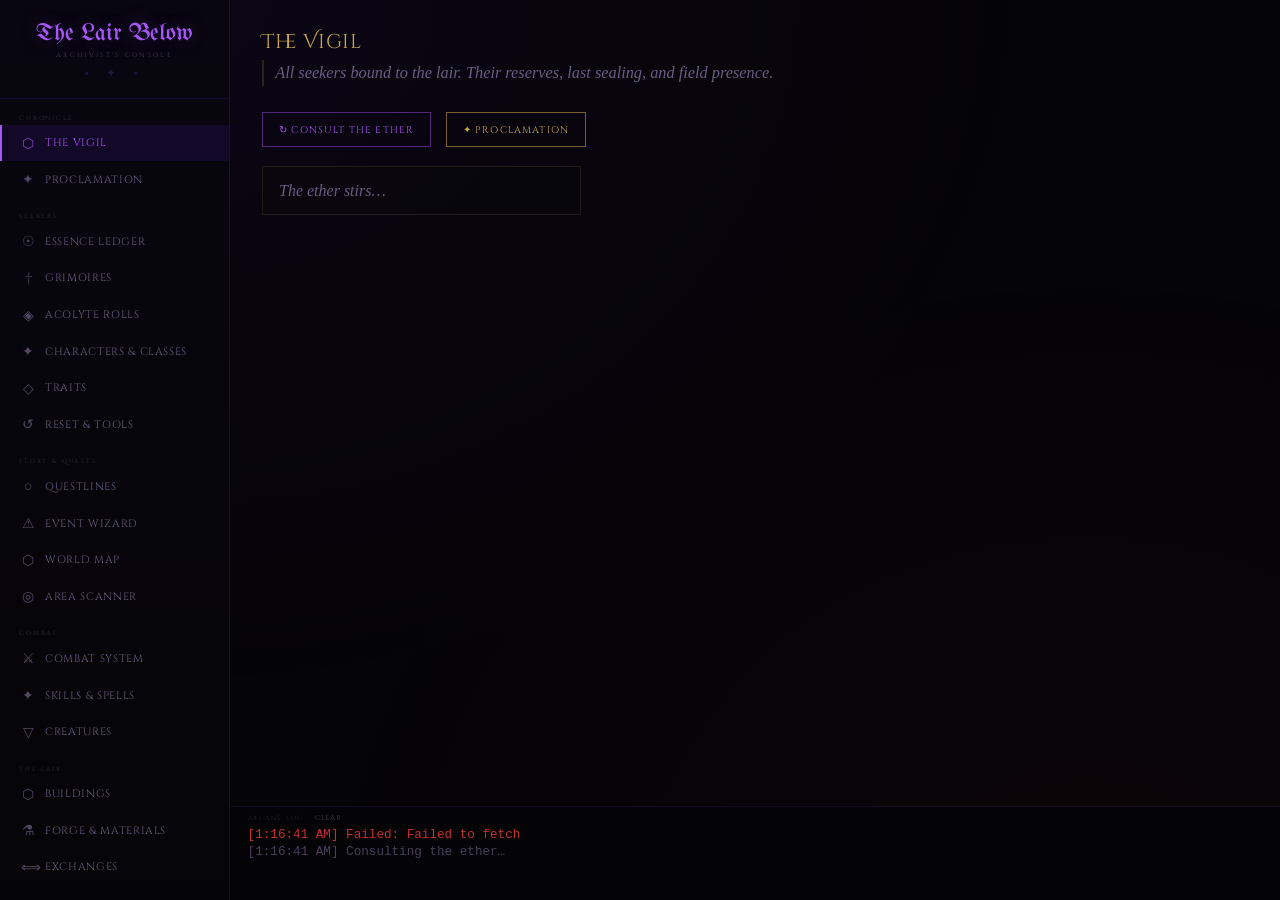
<file: dm.html>
<!DOCTYPE html>
<html lang="en">
<head>
<meta charset="UTF-8">
<meta name="viewport" content="width=device-width, initial-scale=1.0">
<title>The Lair Below — Archivist's Console</title>
<link href="https://fonts.googleapis.com/css2?family=UnifrakturMaguntia&family=Cinzel:wght@400;600;900&family=Cinzel+Decorative:wght@400;900&family=IM+Fell+English:ital@0;1&display=swap" rel="stylesheet">
<style>
:root{--void:#050407;--abyss:#0a080f;--deep:#100c1a;--shadow:#1a1326;--stone:#2e2440;--ash:#4a3d5c;--mist:#6b5c80;--pale:#9b8aaa;--bone:#c4b5d4;--ghost:#e8dff0;--gold:#c9a84c;--gold-bright:#f0cc6a;--gold-dim:#7a5f2a;--crimson-bright:#c43030;--viridian-bright:#2d7a5f;--indigo-bright:#3d3daa;--amber-bright:#d4890a;--dm:#7b2fff;--dm-dim:#2a0e5c;--dm-bright:#a855f7;--border:rgba(201,168,76,0.18);--border-hi:rgba(201,168,76,0.45);--ff-title:'UnifrakturMaguntia',serif;--ff-h:'Cinzel',serif;--ff-hd:'Cinzel Decorative',serif;--ff-b:'IM Fell English',serif;}
*{margin:0;padding:0;box-sizing:border-box;}
body{background:var(--void);color:var(--bone);font-family:var(--ff-b);min-height:100vh;overflow-x:hidden;}
body::before{content:'';position:fixed;inset:0;background:radial-gradient(ellipse at 15% 0%,rgba(123,47,255,0.06) 0%,transparent 55%),radial-gradient(ellipse at 85% 100%,rgba(139,26,26,0.05) 0%,transparent 50%);pointer-events:none;z-index:0;}
#app{position:relative;z-index:1;display:grid;grid-template-columns:230px 1fr;min-height:100vh;}
#sidebar{background:linear-gradient(180deg,#080610 0%,#050407 100%);border-right:1px solid rgba(123,47,255,0.18);display:flex;flex-direction:column;position:sticky;top:0;height:100vh;overflow-y:auto;}
#sidebar::-webkit-scrollbar{width:2px;}#sidebar::-webkit-scrollbar-thumb{background:var(--stone);}
.sb-head{padding:1.4rem 1.2rem 1.1rem;border-bottom:1px solid rgba(123,47,255,0.12);text-align:center;}
.sb-title{font-family:var(--ff-title);font-size:1.5rem;color:var(--dm-bright);text-shadow:0 0 20px rgba(168,85,247,0.3);line-height:1;margin-bottom:0.3rem;}
.sb-sub{font-family:var(--ff-h);font-size:0.41rem;letter-spacing:0.35em;text-transform:uppercase;color:var(--ash);}
.sb-rune{font-size:0.77rem;color:rgba(168,85,247,0.2);letter-spacing:0.5em;margin-top:0.4rem;}
.nav-sec{font-family:var(--ff-h);font-size:0.38rem;letter-spacing:0.3em;text-transform:uppercase;color:rgba(74,61,92,0.7);padding:0.9rem 1.2rem 0.2rem;}
.nb{display:flex;align-items:center;gap:0.6rem;width:100%;padding:0.55rem 1.2rem;background:transparent;border:none;border-left:2px solid transparent;color:var(--mist);font-family:var(--ff-h);font-size:0.67rem;letter-spacing:0.06em;text-align:left;cursor:pointer;transition:all 0.15s;text-transform:uppercase;}
.nb:hover{color:var(--pale);background:rgba(123,47,255,0.05);}.nb.active{color:var(--dm-bright);background:rgba(123,47,255,0.1);border-left-color:var(--dm-bright);}
.ni{font-size:0.9rem;width:0.9rem;text-align:center;opacity:0.75;}
.sb-seekers{margin-top:auto;padding:0.7rem 1rem 1rem;border-top:1px solid rgba(123,47,255,0.12);}
.sb-seekers-lbl{font-family:var(--ff-h);font-size:0.38rem;letter-spacing:0.25em;text-transform:uppercase;color:var(--ash);margin-bottom:0.5rem;padding-left:0.2rem;}
.seeker-row{display:flex;align-items:center;gap:0.45rem;padding:0.3rem 0.4rem;cursor:pointer;transition:background 0.15s;}
.seeker-row:hover{background:rgba(123,47,255,0.07);}
.dot{width:5px;height:5px;border-radius:50%;background:var(--viridian-bright);box-shadow:0 0 5px var(--viridian-bright);flex-shrink:0;}
.dot.off{background:var(--ash);box-shadow:none;}
.sn{font-family:var(--ff-h);font-size:0.64rem;color:var(--bone);}
.sc{font-family:var(--ff-b);font-style:italic;font-size:0.58rem;color:var(--mist);}
#main{padding:1.8rem 2rem 7rem;overflow-y:auto;min-height:100vh;}
.page{display:none;}.page.active{display:block;} #page-trees.active{display:flex;}
.pg-head{margin-bottom:1.6rem;}
.pg-title{font-family:var(--ff-hd);font-size:1.22rem;color:var(--gold);letter-spacing:0.04em;margin-bottom:0.35rem;}
.pg-desc{font-family:var(--ff-b);font-style:italic;font-size:1.02rem;color:var(--mist);line-height:1.6;border-left:2px solid rgba(201,168,76,0.18);padding-left:0.7rem;}
.panel{background:rgba(10,8,15,0.65);border:1px solid var(--border);padding:1.1rem 1.3rem;margin-bottom:0.9rem;}
.ph{font-family:var(--ff-h);font-size:0.56rem;letter-spacing:0.18em;text-transform:uppercase;color:var(--gold-dim);margin-bottom:0.85rem;display:flex;align-items:center;gap:0.5rem;}
.ph::after{content:'';flex:1;height:1px;background:rgba(201,168,76,0.1);}
.g2{display:grid;grid-template-columns:1fr 1fr;gap:1.1rem;}
.g3{display:grid;grid-template-columns:1fr 1fr 1fr;gap:0.9rem;}
.g4{display:grid;grid-template-columns:repeat(4,1fr);gap:0.7rem;}
.sk-bar{display:flex;align-items:center;gap:0.7rem;margin-bottom:1.1rem;padding:0.65rem 0.9rem;background:rgba(123,47,255,0.04);border:1px solid rgba(123,47,255,0.15);}
.sk-lbl{font-family:var(--ff-h);font-size:0.54rem;letter-spacing:0.15em;text-transform:uppercase;color:var(--ash);white-space:nowrap;}
select{background:var(--deep);border:1px solid rgba(201,168,76,0.15);color:var(--pale);font-family:var(--ff-h);font-size:0.7rem;padding:0.42rem 0.55rem;cursor:pointer;flex:1;outline:none;}
select:focus{border-color:var(--dm-bright);}
.ess-grid{display:grid;grid-template-columns:repeat(7,1fr);gap:0.45rem;margin-bottom:0.75rem;}
.ess-cell{background:var(--deep);border:1px solid rgba(201,168,76,0.1);padding:0.5rem 0.35rem;text-align:center;transition:border-color 0.2s;}
.ess-cell:focus-within{border-color:rgba(201,168,76,0.35);}
.es{font-size:1.15rem;color:var(--gold);display:block;margin-bottom:0.12rem;}
.en{font-family:var(--ff-h);font-size:0.38rem;letter-spacing:0.06em;text-transform:uppercase;color:var(--ash);display:block;margin-bottom:0.28rem;}
.ei{width:100%;background:var(--abyss);border:1px solid var(--stone);color:var(--bone);font-family:var(--ff-h);font-size:0.83rem;text-align:center;padding:0.22rem;outline:none;}
.ei:focus{border-color:rgba(168,85,247,0.45);}
.btn{font-family:var(--ff-h);font-size:0.61rem;letter-spacing:0.12em;text-transform:uppercase;padding:0.6rem 1rem;border:1px solid;background:transparent;cursor:pointer;transition:all 0.18s;}
.btn+.btn{margin-left:0.4rem;}
.b-rune{border-color:rgba(168,85,247,0.45);color:var(--dm-bright);}.b-rune:hover{background:rgba(123,47,255,0.12);}
.b-seal{border-color:var(--gold-dim);color:var(--gold);}.b-seal:hover{background:rgba(201,168,76,0.07);}
.b-ward{border-color:rgba(45,122,95,0.5);color:var(--viridian-bright);}.b-ward:hover{background:rgba(45,122,95,0.1);}
.b-breach{border-color:rgba(196,48,48,0.45);color:var(--crimson-bright);}.b-breach:hover{background:rgba(196,48,48,0.08);}
.b-amber{border-color:rgba(212,137,10,0.5);color:var(--amber-bright);}.b-amber:hover{background:rgba(212,137,10,0.08);}
input[type=text],input[type=number],textarea{background:var(--deep);border:1px solid rgba(201,168,76,0.13);color:var(--bone);font-family:var(--ff-b);font-size:1.05rem;padding:0.48rem 0.6rem;width:100%;outline:none;transition:border-color 0.18s;}
input:focus,textarea:focus{border-color:rgba(168,85,247,0.4);}
textarea{resize:vertical;min-height:72px;line-height:1.6;}
.fld{margin-bottom:0.7rem;}
.fld label{display:block;font-family:var(--ff-h);font-size:0.49rem;letter-spacing:0.14em;text-transform:uppercase;color:var(--ash);margin-bottom:0.25rem;}
#dm-console{position:fixed;bottom:0;right:0;width:calc(100% - 230px);z-index:50;background:rgba(5,4,7,0.97);border-top:1px solid rgba(123,47,255,0.13);padding:0.35rem 1.1rem 0.5rem;}
.con-bar{display:flex;align-items:center;gap:0.7rem;margin-bottom:0.2rem;}
.con-lbl{font-family:var(--ff-h);font-size:0.38rem;letter-spacing:0.25em;text-transform:uppercase;color:rgba(74,61,92,0.55);}
.con-clr{background:none;border:none;color:var(--ash);cursor:pointer;font-family:var(--ff-h);font-size:0.45rem;letter-spacing:0.1em;text-transform:uppercase;transition:color 0.15s;}
.con-clr:hover{color:var(--pale);}
#dm-log{height:66px;overflow-y:auto;font-family:'Courier New',monospace;font-size:0.79rem;}
#dm-log::-webkit-scrollbar{width:2px;}#dm-log::-webkit-scrollbar-thumb{background:var(--stone);}
.ll{padding:0.06rem 0;color:var(--ash);}.ll.ok{color:#2d7a5f;}.ll.err{color:#c43030;}.ll.info{color:#4a3d5c;}.ll.warn{color:#8b5a00;}
.tbl{width:100%;border-collapse:collapse;}
.tbl th{font-family:var(--ff-h);font-size:0.46rem;letter-spacing:0.14em;text-transform:uppercase;color:var(--ash);padding:0.45rem 0.55rem;text-align:left;border-bottom:1px solid rgba(201,168,76,0.1);}
.tbl td{font-family:var(--ff-b);font-size:0.97rem;padding:0.5rem 0.55rem;border-bottom:1px solid rgba(255,255,255,0.03);vertical-align:middle;}
.tbl tr:hover td{background:rgba(123,47,255,0.04);}
.bdg{display:inline-block;font-family:var(--ff-h);font-size:0.41rem;letter-spacing:0.12em;text-transform:uppercase;padding:0.13rem 0.4rem;border:1px solid;vertical-align:middle;}
.bdg-story{border-color:var(--indigo-bright);color:var(--indigo-bright);}.bdg-urgent{border-color:var(--crimson-bright);color:var(--crimson-bright);}.bdg-disc{border-color:var(--viridian-bright);color:var(--viridian-bright);}.bdg-neutral{border-color:var(--ash);color:var(--ash);}.bdg-combat{border-color:var(--crimson-bright);color:var(--crimson-bright);}.bdg-gather{border-color:var(--viridian-bright);color:var(--viridian-bright);}.bdg-recruit{border-color:var(--amber-bright);color:var(--amber-bright);}.bdg-dm{border-color:var(--dm-bright);color:var(--dm-bright);}.bdg-rnd{border-color:var(--mist);color:var(--mist);}
.seeker-card{background:rgba(10,8,15,0.65);border:1px solid rgba(201,168,76,0.13);padding:0.9rem 1rem;cursor:pointer;transition:border-color 0.2s;}.seeker-card:hover{border-color:rgba(201,168,76,0.3);}
.sc-head{display:flex;align-items:center;gap:0.55rem;margin-bottom:0.65rem;}
.sc-name{font-family:var(--ff-h);font-size:0.87rem;color:var(--bone);flex:1;}
.sc-coven{font-family:var(--ff-b);font-style:italic;font-size:0.77rem;color:var(--mist);}
.sc-status{font-family:var(--ff-h);font-size:0.38rem;letter-spacing:0.1em;text-transform:uppercase;}
.sc-ess{display:flex;flex-wrap:wrap;gap:0.25rem 0.5rem;margin-bottom:0.45rem;font-size:0.87rem;}
.sc-foot{font-family:var(--ff-h);font-size:0.41rem;letter-spacing:0.06em;color:var(--ash);border-top:1px solid rgba(201,168,76,0.07);padding-top:0.35rem;margin-top:0.15rem;}
.entity-card{background:var(--deep);border:1px solid var(--border);padding:0.8rem 0.9rem;margin-bottom:0.5rem;}.entity-card:hover{border-color:rgba(201,168,76,0.3);}
.entity-name{font-family:var(--ff-h);font-size:0.9rem;color:var(--bone);margin-bottom:0.15rem;}
.entity-sub{font-family:var(--ff-b);font-style:italic;font-size:0.92rem;color:var(--mist);}
.estat-grid{display:grid;grid-template-columns:repeat(4,1fr);gap:0.3rem;margin-top:0.5rem;}
.estat{background:rgba(201,168,76,0.04);border:1px solid rgba(201,168,76,0.1);padding:0.3rem;text-align:center;}
.estat-k{font-family:var(--ff-h);font-size:0.38rem;letter-spacing:0.08em;text-transform:uppercase;color:var(--ash);}
.estat-v{font-family:var(--ff-h);font-size:0.87rem;color:var(--pale);}
.acol-row{display:flex;align-items:center;gap:0.9rem;padding:0.65rem 0.75rem;border:1px solid rgba(201,168,76,0.08);margin-bottom:0.4rem;background:var(--deep);}
.acol-glyph{font-size:1.1rem;color:var(--gold-dim);flex-shrink:0;}
.acol-det{flex:1;}
.acol-n{font-family:var(--ff-h);font-size:0.77rem;color:var(--bone);}
.acol-c{font-family:var(--ff-b);font-style:italic;font-size:0.86rem;color:var(--mist);}
.acol-states{font-family:var(--ff-h);font-size:0.45rem;color:var(--ash);margin-top:0.15rem;}
.stress-col{text-align:right;min-width:70px;}
.str-lbl{font-family:var(--ff-h);font-size:0.41rem;letter-spacing:0.1em;text-transform:uppercase;color:var(--ash);margin-bottom:0.15rem;}
.str-track{height:3px;background:var(--stone);margin-bottom:0.2rem;}
.str-fill{height:100%;background:var(--crimson-bright);transition:width 0.3s;}
.str-pct{font-family:var(--ff-h);font-size:0.58rem;color:var(--crimson-bright);}
.str-inp{width:50px;margin-top:0.2rem;background:var(--abyss);border:1px solid var(--stone);color:var(--bone);font-family:var(--ff-h);font-size:0.67rem;text-align:center;padding:0.16rem 0.28rem;outline:none;}
.str-inp:focus{border-color:rgba(168,85,247,0.4);}
.recipe-row{display:flex;align-items:flex-start;gap:0.8rem;padding:0.75rem 0.8rem;border:1px solid var(--border);margin-bottom:0.5rem;background:var(--deep);}
.recipe-row:hover{border-color:rgba(201,168,76,0.3);}
.recipe-ico{font-size:1.2rem;flex-shrink:0;margin-top:0.1rem;}
.recipe-info{flex:1;}
.recipe-name{font-family:var(--ff-h);font-size:0.83rem;color:var(--bone);margin-bottom:0.15rem;}
.recipe-type{font-family:var(--ff-b);font-style:italic;font-size:0.9rem;color:var(--mist);margin-bottom:0.2rem;}
.recipe-effect{font-family:var(--ff-h);font-size:0.49rem;letter-spacing:0.06em;color:var(--gold-dim);}
.recipe-costs{font-family:var(--ff-h);font-size:0.49rem;color:var(--ash);margin-top:0.2rem;}
.recipe-actions{display:flex;flex-direction:column;gap:0.3rem;flex-shrink:0;}
.raw-editor{background:var(--abyss);border:1px solid rgba(201,168,76,0.1);padding:0.7rem;font-family:'Courier New',monospace;font-size:0.83rem;color:var(--pale);width:100%;resize:vertical;min-height:180px;outline:none;line-height:1.5;}
.raw-editor:focus{border-color:rgba(168,85,247,0.35);}
.rune-div{text-align:center;font-size:0.64rem;color:rgba(201,168,76,0.13);letter-spacing:0.5em;margin:0.7rem 0;}
#dm-toast{position:fixed;bottom:6.5rem;right:1.5rem;background:var(--abyss);border:1px solid rgba(168,85,247,0.35);color:var(--dm-bright);font-family:var(--ff-h);font-size:0.64rem;letter-spacing:0.1em;padding:0.6rem 0.9rem;z-index:999;opacity:0;transform:translateY(8px);transition:all 0.25s;pointer-events:none;max-width:280px;}
#dm-toast.show{opacity:1;transform:translateY(0);}

/* ── WIZARD STEPS ── */
.wiz-step{flex:1;padding:0.6rem 0.5rem;font-family:var(--ff-h);font-size:0.49rem;letter-spacing:0.1em;text-transform:uppercase;color:var(--ash);cursor:pointer;text-align:center;border-right:1px solid var(--border);transition:all 0.15s;user-select:none;}
.wiz-step:last-child{border-right:none;}
.wiz-step:hover{color:var(--pale);background:rgba(123,47,255,0.05);}
.wiz-step.active{color:var(--dm-bright);background:rgba(123,47,255,0.1);border-bottom:2px solid var(--dm-bright);}
.wiz-panel{display:none;}
.wiz-panel.active{display:block;}
/* ── SKILL CHECK ROW ── */
.check-row{border:1px solid rgba(201,168,76,0.15);padding:0.7rem 0.8rem;margin-bottom:0.5rem;background:var(--deep);position:relative;}
.check-row-del{position:absolute;top:0.4rem;right:0.5rem;background:none;border:none;color:var(--ash);cursor:pointer;font-size:0.9rem;}

/* ══ TREE BUILDER ══════════════════════════════════════════ */
#page-trees {
  display: none;
  flex-direction: column;
  background: var(--void);
  padding: 0;
}
#page-trees.active {
  display: flex !important;
  position: fixed;
  left: 230px; top: 0; right: 0; bottom: 0;
  z-index: 100;
}
#page-trees .pg-head { padding:1.2rem 1.5rem 0.8rem; flex-shrink:0; }

/* Toolbar */
#tb-toolbar { flex-shrink:0; display:flex; flex-wrap:wrap; align-items:center; gap:0.6rem; padding:0.6rem 1.5rem; background:rgba(10,8,15,0.8); border-bottom:1px solid var(--border); }
#tb-type-tabs { display:flex; gap:0.3rem; flex-wrap:wrap; }
.tb-tab { background:none; border:1px solid var(--stone); color:var(--mist); padding:0.3rem 0.7rem; font-family:var(--ff-h); font-size:0.48rem; letter-spacing:0.1em; cursor:pointer; transition:all 0.15s; white-space:nowrap; }
.tb-tab:hover { border-color:var(--gold-dim); color:var(--bone); }
.tb-tab.active { border-color:var(--gold); color:var(--gold); background:rgba(201,168,76,0.08); }
#tb-tree-controls { display:flex; align-items:center; gap:0.4rem; flex-wrap:wrap; margin-left:auto; }
#tb-tree-sel, #tb-tree-name { background:var(--abyss); border:1px solid var(--stone); color:var(--bone); padding:0.3rem 0.5rem; font-family:var(--ff-b); font-size:0.78rem; outline:none; }
#tb-tree-sel:focus, #tb-tree-name:focus { border-color:var(--gold-dim); }

/* Workspace */
#tb-workspace { flex:1; position:relative; overflow:hidden; background:var(--void); background-image: radial-gradient(circle, rgba(201,168,76,0.04) 1px, transparent 1px); background-size:32px 32px; cursor:default; user-select:none; }
#tb-svg { position:absolute; top:0; left:0; width:100%; height:100%; pointer-events:none; z-index:3; overflow:visible; }
#tb-canvas { position:absolute; top:0; left:0; width:100%; height:100%; z-index:2; }
#tb-empty-hint { position:absolute; top:50%; left:50%; transform:translate(-50%,-50%); text-align:center; pointer-events:none; transition:opacity 0.3s; }

/* Nodes */
.tb-node {
  position:absolute; z-index:10;
  min-width:140px; max-width:180px;
  background:var(--shadow); border:1px solid var(--stone);
  font-family:var(--ff-h); cursor:move;
  transition:border-color 0.15s, box-shadow 0.15s;
  border-radius:2px;
}
.tb-node:hover { border-color:var(--gold-dim); box-shadow:0 0 16px rgba(201,168,76,0.12); }
.tb-node.selected { border-color:var(--gold); box-shadow:0 0 20px rgba(201,168,76,0.22); z-index:20; }
.tb-node.is-root { border-color:var(--dm-bright); box-shadow:0 0 18px rgba(168,85,247,0.2); }

/* Node color variants by type */
.tb-node.type-quest   { border-color:rgba(212,137,10,0.5); }
.tb-node.type-skill   { border-color:rgba(61,61,170,0.5); }
.tb-node.type-class   { border-color:rgba(123,47,255,0.5); }
.tb-node.type-building{ border-color:rgba(45,122,95,0.5); }

.tb-node-head { display:flex; align-items:center; gap:0.5rem; padding:0.55rem 0.65rem; border-bottom:1px solid rgba(201,168,76,0.1); }
.tb-node-icon { font-size:0.9rem; flex-shrink:0; opacity:0.7; }
.tb-node-label { font-size:0.68rem; letter-spacing:0.04em; color:var(--bone); flex:1; white-space:nowrap; overflow:hidden; text-overflow:ellipsis; }
.tb-node-root-badge { font-size:0.36rem; letter-spacing:0.1em; text-transform:uppercase; color:var(--dm-bright); border:1px solid rgba(168,85,247,0.4); padding:0.08rem 0.3rem; flex-shrink:0; }

.tb-node-body { padding:0.35rem 0.65rem 0.5rem; }
.tb-node-desc { font-family:var(--ff-b); font-style:italic; font-size:0.7rem; color:var(--mist); line-height:1.4; margin-bottom:0.25rem; display:-webkit-box; -webkit-line-clamp:2; -webkit-box-orient:vertical; overflow:hidden; }
.tb-node-req  { font-size:0.52rem; color:var(--gold-dim); letter-spacing:0.04em; }
.tb-node-cat  { display:inline-block; font-size:0.42rem; letter-spacing:0.1em; text-transform:uppercase; color:var(--mist); border:1px solid var(--stone); padding:0.06rem 0.28rem; margin-top:0.2rem; }

/* Connection ports */
.tb-port { position:absolute; width:14px; height:14px; background:var(--stone); border:2px solid var(--ash); border-radius:50%; cursor:crosshair; transition:all 0.15s; z-index:30; }
.tb-port:hover { background:var(--gold); border-color:var(--gold-bright); box-shadow:0 0 8px rgba(201,168,76,0.5); transform:scale(1.3); }
.tb-port-out { bottom:-7px; left:50%; transform:translateX(-50%); }
.tb-port-in  { top:-7px;    left:50%; transform:translateX(-50%); }
.tb-port-out:hover { transform:translateX(-50%) scale(1.3); }
.tb-port-in:hover  { transform:translateX(-50%) scale(1.3); }

/* SVG edges */
.tb-edge { fill:none; stroke:var(--gold-dim); stroke-width:1.5; opacity:0.6; }
.tb-edge-hit { fill:none; stroke:transparent; stroke-width:20; pointer-events:stroke; cursor:pointer; }
.tb-edge-hit:hover + .tb-edge-visible { stroke:var(--gold); opacity:1; }
.tb-edge-btn {
  cursor: pointer;
  pointer-events: all;
}
.tb-edge-btn-bg {
  fill: var(--shadow);
  stroke: var(--gold-dim);
  stroke-width: 1;
  rx: 3;
  transition: fill 0.15s;
}
.tb-edge-btn-bg:hover { fill: rgba(201,168,76,0.15); stroke: var(--gold); }
.tb-edge-btn-icon {
  fill: var(--mist);
  font-family: var(--ff-h);
  font-size: 11px;
  text-anchor: middle;
  dominant-baseline: middle;
  pointer-events: none;
}
.tb-edge-btn:hover .tb-edge-btn-bg { fill: rgba(201,168,76,0.2); stroke: var(--gold); }
.tb-edge-btn:hover .tb-edge-btn-icon { fill: var(--gold); }
.tb-edge.hovered { stroke:var(--gold); opacity:1; stroke-width:2; cursor:pointer; }
.tb-edge-arrow { fill:var(--gold-dim); }

/* Inspector panel */
.tb-inspector-closed { display:none; }
#tb-inspector {
  position:absolute; right:0; top:0; bottom:0; width:260px;
  background:linear-gradient(180deg,var(--abyss) 0%,var(--void) 100%);
  border-left:1px solid var(--border); z-index:50;
  display:flex; flex-direction:column; padding:1rem; gap:0.6rem; overflow-y:auto;
}
#tb-inspector.tb-inspector-closed { display:none; }
#tb-inspector-head { display:flex; align-items:center; justify-content:space-between; margin-bottom:0.2rem; font-family:var(--ff-h); font-size:0.75rem; letter-spacing:0.08em; color:var(--gold); }
#tb-inspector .fld label { font-size:0.46rem; letter-spacing:0.12em; }
#tb-inspector input, #tb-inspector textarea, #tb-inspector select { width:100%; background:var(--shadow); border:1px solid var(--stone); color:var(--bone); padding:0.35rem 0.45rem; font-family:var(--ff-b); font-size:0.78rem; outline:none; resize:vertical; }
#tb-inspector input:focus, #tb-inspector textarea:focus { border-color:var(--gold-dim); }

/* Minimap */
#tb-minimap { position:absolute; bottom:1rem; left:1rem; z-index:40; border:1px solid var(--border); background:rgba(5,4,7,0.88); padding:0.3rem; }
#tb-minimap-canvas { display:block; }

/* Drag preview edge */
#tb-drag-edge { position:absolute; top:0; left:0; width:100%; height:100%; pointer-events:none; z-index:5; }

/* Context menu */
#tb-ctx { position:fixed; z-index:999; background:var(--deep); border:1px solid var(--border); min-width:160px; display:none; }
.tb-ctx-item { padding:0.5rem 0.8rem; font-family:var(--ff-h); font-size:0.58rem; letter-spacing:0.06em; cursor:pointer; color:var(--bone); display:flex; align-items:center; gap:0.5rem; }
.tb-ctx-item:hover { background:rgba(201,168,76,0.08); color:var(--gold); }
.tb-ctx-sep { border-top:1px solid var(--border); margin:0.2rem 0; }


/* Edge condition labels */
.tb-edge-label {
  font-family: var(--ff-h);
  font-size: 10px;
  fill: var(--gold);
  text-anchor: middle;
  dominant-baseline: middle;
  pointer-events: none;
  letter-spacing: 0.04em;
}
.tb-edge-cond-bg {
  fill: var(--deep);
  stroke: var(--gold-dim);
  stroke-width: 1;
  rx: 2;
}
.tb-edge-cond-bg.cond-level    { stroke: var(--amber-bright); }
.tb-edge-cond-bg.cond-resource { stroke: var(--gold); }
.tb-edge-cond-bg.cond-quest    { stroke: var(--dm-bright); }
.tb-edge-cond-bg.cond-skill    { stroke: var(--indigo-bright); }
.tb-edge-cond-bg.cond-trait    { stroke: var(--viridian-bright); }

/* Edge inspector modal */
#tb-edge-modal {
  display: none;
  position: absolute;
  z-index: 200;
  background: var(--deep);
  border: 1px solid var(--gold-dim);
  padding: 1rem;
  min-width: 260px;
  box-shadow: 0 8px 32px rgba(0,0,0,0.6);
}
#tb-edge-modal.open { display: block; }
#tb-edge-modal-title {
  font-family: var(--ff-h);
  font-size: 0.62rem;
  letter-spacing: 0.1em;
  color: var(--gold);
  margin-bottom: 0.7rem;
  text-transform: uppercase;
}
#tb-edge-modal .fld { margin-bottom: 0.5rem; }
#tb-edge-modal .fld label { font-size: 0.44rem; letter-spacing: 0.12em; }
#tb-edge-modal input, #tb-edge-modal select {
  width: 100%; background: var(--shadow); border: 1px solid var(--stone);
  color: var(--bone); padding: 0.3rem 0.4rem; font-family: var(--ff-b); font-size: 0.78rem; outline: none;
}
#tb-edge-modal input:focus { border-color: var(--gold-dim); }
.tb-cond-chips {
  display: flex; flex-wrap: wrap; gap: 0.3rem; margin-bottom: 0.5rem;
}
.tb-cond-chip {
  font-family: var(--ff-h); font-size: 0.42rem; letter-spacing: 0.08em;
  padding: 0.18rem 0.45rem; border: 1px solid var(--stone);
  color: var(--mist); cursor: pointer; transition: all 0.12s;
}
.tb-cond-chip:hover { border-color: var(--gold-dim); color: var(--gold); }
.tb-cond-chip.active { border-color: var(--gold); color: var(--gold); background: rgba(201,168,76,0.08); }

</style>
</head>
<body>
<div id="app">
<nav id="sidebar">
  <div class="sb-head"><div class="sb-title">The Lair Below</div><div class="sb-sub">Archivist's Console</div><div class="sb-rune">⋆ ✦ ⋆</div></div>
  <div class="nav-sec">Chronicle</div>
  <button class="nb active" onclick="nav('vigil')" data-page="vigil"><span class="ni">⬡</span> The Vigil</button>
  <button class="nb" onclick="nav('broadcast')" data-page="broadcast"><span class="ni">✦</span> Proclamation</button>

  <div class="nav-sec">Seekers</div>
  <button class="nb" onclick="nav('resources')" data-page="resources"><span class="ni">☉</span> Essence Ledger</button>
  <button class="nb" onclick="nav('grimoires')" data-page="grimoires"><span class="ni">†</span> Grimoires</button>
  <button class="nb" onclick="nav('acolytes')" data-page="acolytes"><span class="ni">◈</span> Acolyte Rolls</button>
  <button class="nb" onclick="nav('characters')" data-page="characters"><span class="ni">✦</span> Characters &amp; Classes</button>
  <button class="nb" onclick="nav('traits')" data-page="traits"><span class="ni">◇</span> Traits</button>
  <button class="nb" onclick="nav('reset')" data-page="reset"><span class="ni">↺</span> Reset &amp; Tools</button>

  <div class="nav-sec">Story &amp; Quests</div>
  <button class="nb" onclick="nav('questlines')" data-page="questlines"><span class="ni">○</span> Questlines</button>
  <button class="nb" onclick="nav('events')" data-page="events"><span class="ni">⚠</span> Event Wizard</button>
  <button class="nb" onclick="nav('worldmap')" data-page="worldmap"><span class="ni">⬡</span> World Map</button>
  <button class="nb" onclick="nav('aoi')" data-page="aoi"><span class="ni">◎</span> Area Scanner</button>

  <div class="nav-sec">Combat</div>
  <button class="nb" onclick="nav('combatsys')" data-page="combatsys"><span class="ni">⚔</span> Combat System</button>
  <button class="nb" onclick="nav('skillbuilder')" data-page="skillbuilder"><span class="ni">✦</span> Skills &amp; Spells</button>
  <button class="nb" onclick="nav('creatures')" data-page="creatures"><span class="ni">▽</span> Creatures</button>

  <div class="nav-sec">The Lair</div>
  <button class="nb" onclick="nav('buildings')" data-page="buildings"><span class="ni">⬡</span> Buildings</button>
  <button class="nb" onclick="nav('forge')" data-page="forge"><span class="ni">⚗</span> Forge &amp; Materials</button>
  <button class="nb" onclick="nav('exchanges')" data-page="exchanges"><span class="ni">⟺</span> Exchanges</button>

  <div class="nav-sec">Arcane</div>
  <button class="nb" onclick="nav('trees');tbNavActivate()" data-page="trees"><span class="ni">✶</span> Tree Builder</button>
  <button class="nb" onclick="nav('tarot')" data-page="tarot"><span class="ni">🜃</span> Tarot Arcana</button>
  <div class="sb-seekers"><div class="sb-seekers-lbl">Seekers</div><div id="sidebar-players"><span style="font-family:var(--ff-b);font-style:italic;font-size:0.79rem;color:var(--ash);">Consulting the ether…</span></div></div>
</nav>
<main id="main">

<div id="page-vigil" class="page active">
<div class="pg-head"><div class="pg-title">The Vigil</div><div class="pg-desc">All seekers bound to the lair. Their reserves, last sealing, and field presence.</div></div>
<div style="display:flex;gap:0.5rem;margin-bottom:1.2rem;"><button class="btn b-rune" onclick="refreshAll()">↻ Consult the Ether</button><button class="btn b-seal" onclick="nav('broadcast')">✦ Proclamation</button></div>
<div class="g3" id="vigil-cards"><div class="seeker-card"><span style="color:var(--mist);font-style:italic;font-family:var(--ff-b);">The ether stirs…</span></div></div>
</div>

<div id="page-resources" class="page">
<div class="pg-head"><div class="pg-title">Essence Ledger</div><div class="pg-desc">Inspect and alter the seven planetary essences held by any seeker. Changes take effect immediately.</div></div>
<div class="sk-bar"><span class="sk-lbl">Seeker</span><select id="res-sel" onchange="loadRes()"><option value="">— choose —</option></select><button class="btn b-rune" onclick="loadRes()">Recall</button></div>
<div class="panel" id="res-panel" style="display:none;"><div class="ph">Planetary Reserves</div><div class="ess-grid" id="res-grid"></div><div class="rune-div">⋆ ✦ ⋆</div><button class="btn b-ward" onclick="saveRes()">✓ Inscribe to Firebase</button><button class="btn b-rune" onclick="loadRes()">↻ Recall</button><button class="btn b-breach" onclick="zeroRes()">✗ Exhaust All</button></div>
</div>

<div id="page-grimoires" class="page">
<div class="pg-head"><div class="pg-title">Grimoires</div><div class="pg-desc">Each seeker's full save state. Overwriting a grimoire cannot be undone.</div></div>
<div class="sk-bar"><span class="sk-lbl">Seeker</span><select id="grim-sel" onchange="loadGrim()"><option value="">— choose —</option></select><button class="btn b-rune" onclick="loadGrim()">Unseal</button></div>
<div class="panel" id="grim-panel" style="display:none;"><div class="ph">Chronicle Contents</div><textarea id="grim-editor" class="raw-editor"></textarea><div style="margin-top:0.7rem;"><button class="btn b-ward" onclick="writeGrim()">✓ Overwrite Chronicle</button><button class="btn b-rune" onclick="loadGrim()">↻ Re-unseal</button><button class="btn b-breach" onclick="deleteGrim()">✗ Burn Chronicle</button></div></div>
</div>

<div id="page-acolytes" class="page">
<div class="pg-head"><div class="pg-title">Acolyte Rolls</div><div class="pg-desc">The men and women bound to each seeker's lair. Adjust stress — approach 100 and they fracture.</div></div>
<div class="sk-bar"><span class="sk-lbl">Seeker</span><select id="acol-sel" onchange="loadAcol()"><option value="">— choose —</option></select><button class="btn b-rune" onclick="loadAcol()">Summon Rolls</button></div>
<div id="acol-panel" style="display:none;"><div id="acol-rows"></div><button class="btn b-ward" style="margin-top:0.7rem;" onclick="saveAcol()">✓ Commit Changes</button></div>
</div>

<div id="page-characters" class="page">
<div class="pg-head"><div class="pg-title">Characters &amp; Classes</div><div class="pg-desc">Define the classes available to seekers. Each shapes stats, starting skills, and available rites.</div></div>
<div style="display:flex;gap:0.5rem;margin-bottom:1rem;"><button class="btn b-rune" onclick="loadClasses()">↻ Refresh</button><button class="btn b-seal" onclick="openClassEditor()">+ New Class</button></div>
<div id="classes-list"></div>
<div class="panel" id="class-editor" style="display:none;"><div class="ph" id="cls-ed-title">New Class</div><input type="hidden" id="cls-key">
<div class="g2"><div class="fld"><label>Class Name</label><input type="text" id="cls-name" placeholder="Hermeticist"></div><div class="fld"><label>Role</label><input type="text" id="cls-role" placeholder="Seeker of hidden correspondences"></div></div>
<div class="fld"><label>Description</label><textarea id="cls-desc"></textarea></div>
<div class="g4">
<div class="fld"><label>Fortitude</label><input type="number" id="cls-fortitude" oninput="updateClassPreview()" value="10" min="1" max="20"></div>
<div class="fld"><label>Wrath</label><input type="number" id="cls-wrath" oninput="updateClassPreview()" value="8" min="1" max="20"></div>
<div class="fld"><label>Intuition</label><input type="number" id="cls-intuition" oninput="updateClassPreview()" value="12" min="1" max="20"></div>
<div class="fld"><label>Empathy</label><input type="number" id="cls-empathy" oninput="updateClassPreview()" value="10" min="1" max="20"></div>
<div class="fld"><label>Endurance</label><input type="number" id="cls-endurance" oninput="updateClassPreview()" value="10" min="1" max="20"></div>
<div class="fld"><label>Memory</label><input type="number" id="cls-memory" oninput="updateClassPreview()" value="8" min="1" max="20"></div>
<div class="fld"><label>Cunning</label><input type="number" id="cls-cunning" oninput="updateClassPreview()" value="12" min="1" max="20"></div>
<div class="fld"><label>Gnosis</label><input type="number" id="cls-gnosis" oninput="updateClassPreview()" value="0" min="0" max="30"></div>
<div class="fld"><label>Speed</label><input type="number" id="cls-speed" oninput="updateClassPreview()" value="10" min="1" max="20"></div>
</div>
<div style="background:rgba(201,168,76,0.04);border:1px solid rgba(201,168,76,0.1);padding:0.5rem 0.6rem;margin-bottom:0.6rem;font-family:var(--ff-h);font-size:0.45rem;letter-spacing:0.08em;color:var(--ash);">
  DERIVED (at Lv.1 with above stats) — HP: <span id="cls-preview-hp">—</span> · Mana: <span id="cls-preview-mana">—</span> · Initiative: <span id="cls-preview-init">—</span> · Crit: <span id="cls-preview-crit">—</span>% · Dodge: <span id="cls-preview-dodge">—</span>%
</div>
<div class="fld"><label>Starting Skills <span style="color:var(--ash);font-size:0.9em;">(select from defined skills, or type keys comma-separated)</span></label>
<div style="display:flex;gap:0.5rem;align-items:flex-start;">
  <select id="cls-skills-pick" style="flex:1;" onchange="addSkillToClass(this.value)">
    <option value="">— pick a skill to add —</option>
  </select>
  <button class="btn b-seal" style="padding:0.3rem 0.6rem;font-size:0.49rem;" onclick="loadSkillsIntoClassPicker()">↻</button>
</div>
<div id="cls-skills-tags" style="display:flex;flex-wrap:wrap;gap:0.3rem;margin-top:0.35rem;min-height:1.2rem;"></div>
<input type="hidden" id="cls-skills">
</div>
<div class="fld"><label>Lore Fragment</label><textarea id="cls-lore" style="min-height:50px;"></textarea></div>

<div class="ph" style="margin-top:1rem;">Level-Up Bonuses</div>
<div style="font-size:0.49rem;color:var(--ash);letter-spacing:0.06em;margin-bottom:0.5rem;font-family:var(--ff-h);">
  Define stat gains and skill unlocks per level. Leave blank to use class defaults.
</div>
<div id="levelup-bonuses-list" style="margin-bottom:0.5rem;"></div>
<button class="btn b-rune" style="font-size:0.49rem;padding:0.3rem 0.6rem;" onclick="addLevelUpRow()">+ Add Level Bonus</button>

<div class="ph" style="margin-top:1rem;">Class Specializations</div>
<div style="font-size:0.49rem;color:var(--ash);letter-spacing:0.06em;margin-bottom:0.5rem;font-family:var(--ff-h);">
  Branching paths offered at level-up. Players choose one per specialization offered.
</div>
<div id="specializations-list" style="margin-bottom:0.5rem;"></div>
<button class="btn b-rune" style="font-size:0.49rem;padding:0.3rem 0.6rem;" onclick="addSpecRow()">+ Add Specialization</button>

<div style="margin-top:1rem;">
<button class="btn b-ward" onclick="saveClass()">✓ Seal Class</button><button class="btn b-seal" onclick="document.getElementById('class-editor').style.display='none'">Cancel</button>
</div></div>
</div>

<div id="page-events" class="page">
<div class="pg-head"><div class="pg-title">Event Wizard</div><div class="pg-desc">Build an event step by step. Each step can be skipped. The wizard assembles a complete event object that is pushed directly to the selected seekers.</div></div>

<!-- Step indicator -->
<div id="wiz-steps" style="display:flex;gap:0;margin-bottom:1.4rem;border:1px solid var(--border);">
  <div class="wiz-step active" id="wstep-1" onclick="wizGo(1)">1 · Core</div>
  <div class="wiz-step" id="wstep-2" onclick="wizGo(2)">2 · Timing</div>
  <div class="wiz-step" id="wstep-3" onclick="wizGo(3)">3 · Checks</div>
  <div class="wiz-step" id="wstep-4" onclick="wizGo(4)">4 · Combat</div>
  <div class="wiz-step" id="wstep-5" onclick="wizGo(5)">5 · Reward</div>
  <div class="wiz-step" id="wstep-6" onclick="wizGo(6)">6 · Qualities</div>
  <div class="wiz-step" id="wstep-7" onclick="wizGo(7)">7 · Send</div>
</div>

<!-- Step 1: Core narrative -->
<div id="wiz-panel-1" class="wiz-panel active">
<div class="panel"><div class="ph">Narrative</div>
<div class="g2">
<div class="fld"><label>Recipient</label><select id="evt-sel"><option value="__all__">All Seekers</option></select></div>
<div class="fld"><label>Nature</label><select id="evt-type"><option value="urgent">Urgent</option><option value="story" selected>Story</option><option value="discovery">Discovery</option><option value="neutral">Neutral</option></select></div>
</div>
<div class="fld"><label>Title</label><input type="text" id="evt-title" placeholder="The Second Seal Stirs"></div>
<div class="fld"><label>Narrative Text</label><textarea id="evt-body" style="min-height:120px;" placeholder="Write what the seeker sees, hears, or feels. The prose should be direct — what is happening, not what might happen."></textarea></div>
<div class="g2">
<div class="fld"><label>Accept / Investigate label</label><input type="text" id="evt-btn1" placeholder="Descend"></div>
<div class="fld"><label>Refuse / Withdraw label</label><input type="text" id="evt-btn2" placeholder="Turn back"></div>
</div>
<div class="fld"><label style="display:flex;align-items:center;gap:0.5rem;cursor:pointer;"><input type="checkbox" id="evt-repeatable" style="width:13px;height:13px;accent-color:var(--dm-bright);"> Repeatable each session</label></div>
</div>
<div style="display:flex;gap:0.5rem;margin-top:0.6rem;">
<button class="btn b-rune" onclick="wizGo(2)">Next: Timing →</button>
</div>
</div>

<!-- Step 2: Spawning conditions -->
<div id="wiz-panel-2" class="wiz-panel">
<div class="panel"><div class="ph">Spawning Conditions <span style="font-weight:normal;color:var(--ash);font-size:0.85em;">(all optional — leave blank to spawn anytime)</span></div>
<div class="g2">
<div class="fld"><label>Season</label>
<select id="cond-season">
<option value="">Any season</option>
<option value="spring">Spring (Mar–May)</option>
<option value="summer">Summer (Jun–Aug)</option>
<option value="autumn">Autumn (Sep–Nov)</option>
<option value="winter">Winter (Dec–Feb)</option>
</select></div>
<div class="fld"><label>Lunar Phase</label>
<select id="cond-lunar">
<option value="">Any lunar phase</option>
<option value="new">New Moon</option>
<option value="waxing_crescent">Waxing Crescent</option>
<option value="first_quarter">First Quarter</option>
<option value="waxing_gibbous">Waxing Gibbous</option>
<option value="full">Full Moon</option>
<option value="waning_gibbous">Waning Gibbous</option>
<option value="last_quarter">Last Quarter</option>
<option value="waning_crescent">Waning Crescent</option>
</select></div>
</div>
<div class="g2">
<div class="fld"><label>Planetary Hour</label>
<select id="cond-planet">
<option value="">Any planetary hour</option>
<option value="sol">Hour of Sol (Sun)</option>
<option value="luna">Hour of Luna (Moon)</option>
<option value="mars">Hour of Mars</option>
<option value="mercury">Hour of Mercury</option>
<option value="jupiter">Hour of Jupiter</option>
<option value="venus">Hour of Venus</option>
<option value="saturn">Hour of Saturn</option>
</select></div>
<div class="fld"><label>Day of Week</label>
<select id="cond-day">
<option value="">Any day</option>
<option value="0">Sunday</option>
<option value="1">Monday</option>
<option value="2">Tuesday</option>
<option value="3">Wednesday</option>
<option value="4">Thursday</option>
<option value="5">Friday</option>
<option value="6">Saturday</option>
</select></div>
</div>
<div class="g2">
<div class="fld"><label>Time Window (from)</label><input type="time" id="cond-time-from" style="font-family:var(--ff-h);"></div>
<div class="fld"><label>Time Window (to)</label><input type="time" id="cond-time-to" style="font-family:var(--ff-h);"></div>
</div>
<div class="fld"><label>Minimum Player Level</label><input type="number" id="cond-level" min="1" max="20" placeholder="1" style="max-width:80px;"></div>
<div id="cond-preview" style="font-family:var(--ff-b);font-style:italic;font-size:0.85rem;color:var(--mist);border-left:2px solid rgba(201,168,76,0.2);padding-left:0.7rem;margin-top:0.5rem;min-height:1.2rem;"></div>
</div>
<div style="display:flex;gap:0.5rem;margin-top:0.6rem;">
<button class="btn b-seal" onclick="wizGo(1)">← Back</button>
<button class="btn b-rune" onclick="wizGo(3)">Next: Skill Checks →</button>
</div>
</div>

<!-- Step 3: Skill checks -->
<div id="wiz-panel-3" class="wiz-panel">
<div class="panel"><div class="ph">Skill Checks <span style="font-weight:normal;color:var(--ash);font-size:0.85em;">(optional — add checks that shape outcomes)</span></div>
<p style="font-family:var(--ff-b);font-style:italic;font-size:0.85rem;color:var(--mist);margin-bottom:0.8rem;line-height:1.6;">Each check tests one acolyte's stat against a difficulty. The acolyte with the highest value in that stat makes the roll. Success and failure each have their own narrative consequence.</p>
<div id="skill-checks-list"></div>
<button class="btn b-seal" onclick="addSkillCheck()" style="width:100%;margin-top:0.4rem;">+ Add Skill Check</button>
</div>
<div style="display:flex;gap:0.5rem;margin-top:0.6rem;">
<button class="btn b-seal" onclick="wizGo(2)">← Back</button>
<button class="btn b-rune" onclick="wizGo(4)">Next: Combat →</button>
</div>
</div>

<!-- Step 4: Combat encounter -->
<div id="wiz-panel-4" class="wiz-panel">
<div class="panel"><div class="ph">Combat Encounter <span style="font-weight:normal;color:var(--ash);font-size:0.85em;">(optional)</span></div>
<p style="font-family:var(--ff-b);font-style:italic;font-size:0.85rem;color:var(--mist);margin-bottom:0.8rem;line-height:1.6;">If this event triggers combat, select the creatures below. Leave empty for no combat — the event resolves through narrative and skill checks only.</p>
<div style="display:flex;gap:0.4rem;margin-bottom:0.6rem;">
<select id="mevt-enemy-pick-wiz" style="flex:2;"><option value="">— pick a creature —</option></select>
<select id="mevt-enemy-qty-wiz" style="flex:0.5;"><option value="1">×1</option><option value="2">×2</option><option value="3">×3</option></select>
<button class="btn b-seal" style="padding:0.3rem 0.6rem;font-size:0.49rem;" onclick="addEnemyToWiz()">+ Add</button>
<button class="btn b-rune" style="padding:0.3rem 0.6rem;font-size:0.49rem;" onclick="loadCreaturesIntoWizPicker()">↻</button>
</div>
<div id="wiz-enemies-list" style="min-height:0.5rem;"></div>
<input type="hidden" id="wiz-enemies-data" value="[]">
</div>
<div style="display:flex;gap:0.5rem;margin-top:0.6rem;">
<button class="btn b-seal" onclick="wizGo(3)">← Back</button>
<button class="btn b-rune" onclick="wizGo(5)">Next: Reward →</button>
</div>
</div>

<!-- Step 5: Rewards and send -->
<div id="wiz-panel-5" class="wiz-panel">
<div class="panel"><div class="ph">Reward</div>
<div class="fld"><label>Reward display text</label><input type="text" id="evt-reward" placeholder="☉ 80 Solar · ♃ 40 Jovian"></div>
<div style="display:grid;grid-template-columns:repeat(4,1fr);gap:0.5rem;margin-bottom:0.6rem;">
<div class="fld"><label>☉ Solar</label><input type="number" id="evt-r0" value="0" min="0"></div>
<div class="fld"><label>☽ Lunar</label><input type="number" id="evt-r1" value="0" min="0"></div>
<div class="fld"><label>♃ Jovian</label><input type="number" id="evt-r2" value="0" min="0"></div>
<div class="fld"><label>♂ Martial</label><input type="number" id="evt-r3" value="0" min="0"></div>
<div class="fld"><label>♄ Saturnine</label><input type="number" id="evt-r4" value="0" min="0"></div>
<div class="fld"><label>♀ Venusian</label><input type="number" id="evt-r5" value="0" min="0"></div>
<div class="fld"><label>☿ Mercurial</label><input type="number" id="evt-r6" value="0" min="0"></div>
<div class="fld"><label>XP</label><input type="number" id="evt-rxp" value="0" min="0"></div>
</div>
<div class="g2">
<div class="fld"><label>Anchor lat</label><input type="number" id="evt-lat" step="0.0001" placeholder="optional"></div>
<div class="fld"><label>Anchor lng</label><input type="number" id="evt-lng" step="0.0001" placeholder="optional"></div>
</div>
<div class="fld"><label>Marker Name</label><input type="text" id="evt-marker" placeholder="optional"></div>
</div>
<!-- Step 6: Quest Qualities -->
<div id="wiz-panel-6" class="wiz-panel">
<div class="panel">
  <div class="ph">Quest Qualities <span style="font-weight:normal;color:var(--ash);font-size:0.85em;">(Fallen London style tracking)</span></div>
  <p style="font-family:var(--ff-b);font-style:italic;font-size:0.85rem;color:var(--mist);margin-bottom:0.8rem;line-height:1.6;">
    Qualities are named numbers saved on the player. Use them to gate tree nodes — e.g. when a player wins a combat, grant <strong>combat-won: 1</strong>, then require <code style="color:var(--dm-bright)">quality:combat-won >= 1</code> in the tree builder condition.
    <br>Different outcomes (win/lose, choice A/B) can grant different qualities.
  </p>

  <div style="font-family:var(--ff-h);font-size:0.52rem;letter-spacing:0.12em;text-transform:uppercase;color:var(--gold);margin-bottom:0.5rem;">On Success / Victory</div>
  <div id="wiz-grants-win-list"></div>
  <button class="btn b-seal" onclick="addWizGrant('win')" style="width:100%;margin-bottom:0.8rem;font-size:0.49rem;">+ Add Quality Grant (Win)</button>

  <div style="font-family:var(--ff-h);font-size:0.52rem;letter-spacing:0.12em;text-transform:uppercase;color:var(--crimson-bright);margin-bottom:0.5rem;">On Failure / Defeat</div>
  <div id="wiz-grants-lose-list"></div>
  <button class="btn b-seal" onclick="addWizGrant('lose')" style="width:100%;margin-bottom:0.8rem;font-size:0.49rem;border-color:rgba(139,26,26,0.4);color:var(--crimson-bright);">+ Add Quality Grant (Lose)</button>

  <div style="font-family:var(--ff-h);font-size:0.52rem;letter-spacing:0.12em;text-transform:uppercase;color:var(--mist);margin-bottom:0.5rem;">Always (regardless of outcome)</div>
  <div id="wiz-grants-always-list"></div>
  <button class="btn b-seal" onclick="addWizGrant('always')" style="width:100%;font-size:0.49rem;border-color:var(--stone);">+ Add Quality Grant (Always)</button>

  <div style="margin-top:0.8rem;border-top:1px solid var(--border);padding-top:0.6rem;">
    <div style="font-family:var(--ff-h);font-size:0.5rem;letter-spacing:0.1em;color:var(--mist);margin-bottom:0.4rem;">Quick insert — common quality patterns:</div>
    <div style="display:flex;flex-wrap:wrap;gap:0.3rem;">
      <button class="btn" onclick="addWizGrantQuick('win','combat-won',1)" style="font-size:0.44rem;padding:0.2rem 0.5rem;">combat-won: 1</button>
      <button class="btn" onclick="addWizGrantQuick('lose','combat-lost',1)" style="font-size:0.44rem;padding:0.2rem 0.5rem;border-color:var(--crimson-bright);color:var(--crimson-bright);">combat-lost: 1</button>
      <button class="btn" onclick="addWizGrantQuick('win','quest-explored',1)" style="font-size:0.44rem;padding:0.2rem 0.5rem;">quest-explored: 1</button>
      <button class="btn" onclick="addWizGrantQuick('always','event-seen',1)" style="font-size:0.44rem;padding:0.2rem 0.5rem;border-color:var(--stone);">event-seen: 1</button>
    </div>
  </div>
</div>
<div style="display:flex;gap:0.5rem;margin-top:0.6rem;">
  <button class="btn b-seal" onclick="wizGo(5)">← Back</button>
  <button class="btn b-rune" onclick="wizGo(7)">Next: Review →</button>
</div>
</div>

<!-- Step 7: Summary & Send (was previously inline) -->
<div id="wiz-panel-7" class="wiz-panel">

<!-- Summary -->
<div id="wiz-summary" class="panel" style="background:rgba(123,47,255,0.04);border-color:rgba(168,85,247,0.2);"></div>
<div style="display:flex;gap:0.5rem;margin-top:0.6rem;">
<button class="btn b-seal" onclick="wizGo(6)">← Back</button>
<button class="btn b-rune" style="flex:1;padding:0.85rem;" onclick="pushEvent()">✦ Send Omen to Seeker(s)</button>
</div>
</div><!-- end wiz-panel-7 -->

<!-- Active omens sidebar -->
<div class="panel" style="margin-top:1.2rem;"><div class="ph">Active Omens <button class="btn b-seal" style="padding:0.18rem 0.5rem;font-size:0.49rem;float:right;" onclick="loadActiveEvents()">↻</button></div>
<div id="active-events" style="min-height:60px;"><span style="font-family:var(--ff-b);font-style:italic;color:var(--mist);">None inscribed.</span></div>
</div>
</div>

</div>

<div id="page-worldmap" class="page">
<div class="pg-head"><div class="pg-title">World Map Events</div><div class="pg-desc"><strong style="color:var(--dm-bright);">DM-placed</strong> events are pinned to absolute coordinates. <strong style="color:var(--mist);">Random</strong> events spawn offset from each player's position. Both are deleted from Firebase once a player resolves them.</div></div>
<div style="display:flex;gap:0.5rem;margin-bottom:1rem;"><button class="btn b-rune" onclick="loadWorldEvents()">↻ Refresh</button><button class="btn b-seal" onclick="openMapEvtEd('dm')">+ DM Event</button><button class="btn b-amber" onclick="openMapEvtEd('random')">+ Random Event</button></div>
<div class="g2">
<div><div class="panel"><div class="ph">DM-Placed <span class="bdg bdg-dm">DM</span></div><div id="dm-map-events"></div></div></div>
<div><div class="panel"><div class="ph">Random Spawns <span class="bdg bdg-rnd">Random</span></div><div id="random-map-events"></div></div></div>
</div>
<div class="panel" id="map-evt-editor" style="display:none;margin-top:1rem;"><div class="ph" id="mevt-editor-title">New Map Event</div>
<input type="hidden" id="mevt-src"><input type="hidden" id="mevt-key">
<div class="g2"><div class="fld"><label>Title</label><input type="text" id="mevt-title"></div><div class="fld"><label>Type</label><select id="mevt-type"><option value="combat">Combat</option><option value="gather">Gather</option><option value="story">Story</option><option value="recruit">Recruit</option></select></div></div>
<div class="fld"><label>Description</label><textarea id="mevt-desc"></textarea></div>
<div class="g2"><div class="fld"><label>Reward Text</label><input type="text" id="mevt-reward" placeholder="☉ 50 Solar"></div><div class="fld"><label>Action Text (toast)</label><input type="text" id="mevt-action" placeholder="You descend."></div></div>
<div id="mevt-abs"><div class="g2"><div class="fld"><label>Latitude (absolute)</label><input type="number" id="mevt-lat" step="0.0001"></div><div class="fld"><label>Longitude (absolute)</label><input type="number" id="mevt-lng" step="0.0001"></div></div></div>
<div id="mevt-rel" style="display:none;"><div class="g2"><div class="fld"><label>Δ Latitude (from player)</label><input type="number" id="mevt-dlat" step="0.0001" placeholder="0.0018"></div><div class="fld"><label>Δ Longitude (from player)</label><input type="number" id="mevt-dlng" step="0.0001" placeholder="0.0025"></div></div></div>
<div id="mevt-enemies-section">
  <div class="ph" style="margin-top:0.6rem;">Enemies <span style="font-family:var(--ff-b);font-style:italic;font-size:0.96rem;color:var(--mist);text-transform:none;letter-spacing:0;">(combat type only — leave empty to use random creatures)</span></div>
  <div style="display:flex;gap:0.4rem;margin-bottom:0.5rem;">
    <select id="mevt-enemy-pick" style="flex:2;"><option value="">— pick a creature —</option></select>
    <select id="mevt-enemy-qty" style="flex:0.5;"><option value="1">×1</option><option value="2">×2</option><option value="3">×3</option></select>
    <button class="btn b-seal" style="padding:0.3rem 0.6rem;font-size:0.49rem;" onclick="addEnemyToEvent()">+ Add</button>
    <button class="btn b-rune" style="padding:0.3rem 0.6rem;font-size:0.49rem;" onclick="loadCreaturesIntoEvtPicker()">↻</button>
  </div>
  <div id="mevt-enemies-list" style="display:flex;flex-direction:column;gap:0.3rem;min-height:0.5rem;"></div>
  <input type="hidden" id="mevt-enemies-data" value="[]">
</div>
<div style="margin-top:0.7rem;display:flex;gap:0.5rem;">
  <button class="btn b-ward" onclick="saveMapEvt()">✓ Seal to Firebase</button>
  <button class="btn b-seal" onclick="document.getElementById('map-evt-editor').style.display='none'">Cancel</button>
</div></div>
</div>

<div id="page-exchanges" class="page">
<div class="pg-head"><div class="pg-title">Exchange Ledger</div><div class="pg-desc">All essence proposals in flight. Expired entries may be culled.</div></div>
<div style="display:flex;gap:0.5rem;margin-bottom:1rem;"><button class="btn b-rune" onclick="loadExchanges()">↻ Refresh</button><button class="btn b-breach" onclick="purgeExpired()">✗ Cull Expired</button></div>
<div class="panel"><table class="tbl"><thead><tr><th>Seal</th><th>Sender</th><th>Recipient</th><th>Offered</th><th>Sought</th><th>State</th><th>Expires</th><th></th></tr></thead><tbody id="exch-tbody"><tr><td colspan="8" style="color:var(--mist);font-style:italic;">Consulting…</td></tr></tbody></table></div>
</div>

<div id="page-creatures" class="page">
<div class="pg-head"><div class="pg-title">Creatures &amp; Combat</div><div class="pg-desc">Define the creatures that inhabit the lair's encounters. Stats, behaviours, loot.</div></div>
<div style="display:flex;gap:0.5rem;margin-bottom:1rem;"><button class="btn b-rune" onclick="loadCreatures()">↻ Refresh</button><button class="btn b-seal" onclick="openCrtEd()">+ New Creature</button></div>
<div id="creatures-list"></div>
<div class="panel" id="crt-editor" style="display:none;margin-top:1rem;"><div class="ph" id="crt-ed-title">New Creature</div><input type="hidden" id="crt-key">
<div class="g2"><div class="fld"><label>Name</label><input type="text" id="crt-name" placeholder="The Threshold Warden"></div><div class="fld"><label>Type</label><select id="crt-type"><option value="beast">Beast</option><option value="specter">Specter</option><option value="construct">Construct</option><option value="corrupted">Corrupted</option><option value="elder">Elder Entity</option></select></div></div>
<div class="fld"><label>Description</label><textarea id="crt-desc"></textarea></div>
<div class="g4"><div class="fld"><label>HP</label><input type="number" id="crt-hp" value="30"></div><div class="fld"><label>Armour</label><input type="number" id="crt-armour" value="4"></div><div class="fld"><label>Dodge</label><input type="number" id="crt-dodge" value="8"></div><div class="fld"><label>Speed</label><input type="number" id="crt-speed" value="10"></div><div class="fld"><label>Damage</label><input type="text" id="crt-damage" placeholder="2d6+3" value="1d6"></div><div class="fld"><label>Stress Dmg</label><input type="number" id="crt-stress" value="10"></div><div class="fld"><label>Danger Tier</label><input type="number" id="crt-tier" value="2" min="1" max="5"></div><div class="fld"><label>XP Reward</label><input type="number" id="crt-xp" value="100"></div></div>
<div class="fld"><label>Special Abilities (one per line)</label><textarea id="crt-abilities" placeholder="Blight Aura: 2 stacks per turn.&#10;Phase Shift: 30% evade."></textarea></div>
<div class="fld"><label>Loot (one per line: name · amount)</label><textarea id="crt-loot" placeholder="Martial · 40&#10;Solar · 20"></textarea></div>
<button class="btn b-ward" onclick="saveCrt()">✓ Seal Creature</button><button class="btn b-seal" onclick="document.getElementById('crt-editor').style.display='none'">Cancel</button></div>
</div>

<div id="page-forge" class="page">
<div class="pg-head"><div class="pg-title">Recipes &amp; Craft</div><div class="pg-desc">Define what players can craft, what resources they need, and where to find raw materials. Set up resource zones so players can gather from specific real-world area types.</div></div>

<!-- Tabs -->
<div style="display:flex;gap:0;border:1px solid var(--border);margin-bottom:1.2rem;">
  <button class="btn" id="forge-tab-recipes" onclick="forgeTab('recipes',this)" style="flex:1;border:none;background:rgba(201,168,76,0.08);color:var(--gold);">⚗ Recipes</button>
  <button class="btn" id="forge-tab-zones" onclick="forgeTab('zones',this)" style="flex:1;border:none;">◎ Resource Zones</button>
  <button class="btn" id="forge-tab-materials" onclick="forgeTab('materials',this)" style="flex:1;border:none;">◇ Raw Materials</button>
</div>

<!-- RECIPES TAB -->
<div id="forge-pane-recipes">
  <div style="display:flex;gap:0.5rem;flex-wrap:wrap;margin-bottom:0.8rem;">
    <button class="btn b-rune" onclick="loadRecipes()">↻ Refresh</button>
    <button class="btn b-seal" onclick="openRecEd()">+ New Recipe</button>
    <select id="rec-filter-tier" onchange="filterRecipes()" style="background:var(--abyss);border:1px solid var(--stone);color:var(--bone);padding:0.3rem 0.5rem;font-family:var(--ff-b);">
      <option value="">All tiers</option>
      <option value="1">Tier 1 — Common</option>
      <option value="2">Tier 2 — Uncommon</option>
      <option value="3">Tier 3 — Rare</option>
      <option value="4">Tier 4 — Exotic</option>
    </select>
    <select id="rec-filter-cat" onchange="filterRecipes()" style="background:var(--abyss);border:1px solid var(--stone);color:var(--bone);padding:0.3rem 0.5rem;font-family:var(--ff-b);">
      <option value="">All categories</option>
      <option value="weapons">Weapons</option>
      <option value="armour">Armour</option>
      <option value="consumables">Consumables</option>
      <option value="sigils">Sigils</option>
      <option value="materials">Materials</option>
      <option value="tools">Tools</option>
    </select>
  </div>
  <div id="recipes-list"></div>

  <div class="panel" id="rec-editor" style="display:none;margin-top:1rem;">
    <div class="ph" id="rec-ed-title">New Recipe</div>
    <input type="hidden" id="rec-idx">
    <div class="g2">
      <div class="fld"><label>Name</label><input type="text" id="rec-name"></div>
      <div class="fld"><label>Type / Subtype</label><input type="text" id="rec-type" placeholder="Weapon — One-handed"></div>
    </div>
    <div class="g2">
      <div class="fld"><label>Category</label>
        <select id="rec-cat">
          <option value="weapons">Weapons</option>
          <option value="armour">Armour</option>
          <option value="consumables">Consumables</option>
          <option value="sigils">Sigils</option>
          <option value="materials">Processed Materials</option>
          <option value="tools">Tools</option>
        </select>
      </div>
      <div class="fld"><label>Tier</label>
        <select id="rec-tier">
          <option value="1">Tier 1 — Common</option>
          <option value="2">Tier 2 — Uncommon</option>
          <option value="3">Tier 3 — Rare</option>
          <option value="4">Tier 4 — Exotic</option>
        </select>
      </div>
    </div>
    <div class="g2">
      <div class="fld"><label>Icon (emoji)</label><input type="text" id="rec-icon" placeholder="🔥"></div>
      <div class="fld"><label>Accent Colour</label><input type="text" id="rec-color" placeholder="#c9a84c"></div>
    </div>
    <div class="fld"><label>Description</label><textarea id="rec-desc"></textarea></div>
    <div class="fld"><label>Effect Line</label><input type="text" id="rec-effect" placeholder="+4 Holy damage · Ignite on Blight"></div>
    <div class="g2">
      <div class="fld"><label>Building Required</label>
        <input type="text" id="rec-building" placeholder="alchemical-forge"></div>
      <div class="fld"><label>Building Level Required</label>
        <input type="number" id="rec-bld-level" value="1" min="1"></div>
    </div>
    <div class="fld"><label>Requires quality / condition</label>
      <input type="text" id="rec-condition" placeholder="quality:forge-mastery >= 1"></div>
    <div class="ph" style="margin-top:0.5rem;">Costs (essence + raw materials)</div>
    <div id="rec-costs"></div>
    <button class="btn b-seal" style="margin-bottom:0.7rem;" onclick="addCostRow()">+ Add Essence Cost</button>
    <div class="fld"><label>Raw Material Costs (one per line: material-key × qty)</label>
      <textarea id="rec-materials" rows="2" placeholder="iron-ore × 2&#10;lunar-resin × 1"></textarea></div>
    <div style="display:flex;gap:0.5rem;margin-top:0.5rem;">
      <button class="btn b-ward" onclick="saveRec()">✓ Seal Recipe</button>
      <button class="btn b-seal" onclick="document.getElementById('rec-editor').style.display='none'">Cancel</button>
    </div>
  </div>
</div>

<!-- RESOURCE ZONES TAB -->
<div id="forge-pane-zones" style="display:none;">
  <p style="font-family:var(--ff-b);font-style:italic;font-size:0.85rem;color:var(--mist);margin-bottom:0.9rem;line-height:1.6;">
    Resource zones are real-world area types where players can gather raw materials. Define what each zone type yields — players gather when physically near such a location.
  </p>
  <div style="display:flex;gap:0.5rem;margin-bottom:0.8rem;">
    <button class="btn b-rune" onclick="loadResourceZones()">↻ Refresh</button>
    <button class="btn b-seal" onclick="openZoneEd()">+ New Zone Type</button>
  </div>
  <div id="zones-list"></div>
  <div class="panel" id="zone-editor" style="display:none;margin-top:1rem;">
    <div class="ph" id="zone-ed-title">New Resource Zone</div>
    <input type="hidden" id="zone-key">
    <div class="g2">
      <div class="fld"><label>Zone Type Key</label>
        <input type="text" id="zone-key-in" placeholder="sea, city, forest, mountain, worship, industrial…"></div>
      <div class="fld"><label>Display Name</label>
        <input type="text" id="zone-name" placeholder="The Sea"></div>
    </div>
    <div class="g2">
      <div class="fld"><label>Icon</label><input type="text" id="zone-icon" placeholder="🌊"></div>
      <div class="fld"><label>OSM Tag (for auto-detection)</label>
        <input type="text" id="zone-osm" placeholder="natural=water, amenity=place_of_worship…"></div>
    </div>
    <div class="fld"><label>Description</label>
      <textarea id="zone-desc" placeholder="Waters where tidal forces concentrate Lunar essence…"></textarea></div>
    <div class="ph" style="margin-top:0.6rem;">Resources yielded (per gather action)</div>
    <div style="display:grid;grid-template-columns:repeat(4,1fr);gap:0.4rem;margin-bottom:0.5rem;">
      <div class="fld"><label>☉ Solar</label><input type="number" id="zone-r0" value="0" min="0"></div>
      <div class="fld"><label>☽ Lunar</label><input type="number" id="zone-r1" value="0" min="0"></div>
      <div class="fld"><label>♃ Jovian</label><input type="number" id="zone-r2" value="0" min="0"></div>
      <div class="fld"><label>♂ Martial</label><input type="number" id="zone-r3" value="0" min="0"></div>
      <div class="fld"><label>♄ Saturnine</label><input type="number" id="zone-r4" value="0" min="0"></div>
      <div class="fld"><label>♀ Venusian</label><input type="number" id="zone-r5" value="0" min="0"></div>
      <div class="fld"><label>☿ Mercurial</label><input type="number" id="zone-r6" value="0" min="0"></div>
    </div>
    <div class="fld"><label>Raw materials dropped (one per line: key|name|qty_min-qty_max)</label>
      <textarea id="zone-drops" rows="3" placeholder="iron-ore|Iron Ore|1-3&#10;salt-crystal|Salt Crystal|1-2"></textarea></div>
    <div class="fld"><label>Required building to gather here</label>
      <input type="text" id="zone-req-bld" placeholder="scrying-chamber (optional)"></div>
    <div class="fld"><label>Bonus planetary hour (doubles yield)</label>
      <select id="zone-planet">
        <option value="">None</option>
        <option value="sol">Sol</option><option value="luna">Luna</option>
        <option value="mars">Mars</option><option value="mercury">Mercury</option>
        <option value="jupiter">Jupiter</option><option value="venus">Venus</option>
        <option value="saturn">Saturn</option>
      </select></div>
    <div style="display:flex;gap:0.5rem;margin-top:0.8rem;">
      <button class="btn b-ward" onclick="saveZone()">✓ Seal Zone</button>
      <button class="btn b-seal" onclick="document.getElementById('zone-editor').style.display='none'">Cancel</button>
    </div>
  </div>
</div>

<!-- RAW MATERIALS TAB -->
<div id="forge-pane-materials" style="display:none;">
  <p style="font-family:var(--ff-b);font-style:italic;font-size:0.85rem;color:var(--mist);margin-bottom:0.9rem;line-height:1.6;">
    Raw materials are non-essence resources gathered from zones. They can be used as crafting costs and are stored in the player's inventory.
  </p>
  <div style="display:flex;gap:0.5rem;margin-bottom:0.8rem;">
    <button class="btn b-rune" onclick="loadMaterials()">↻ Refresh</button>
    <button class="btn b-seal" onclick="openMaterialEd()">+ New Material</button>
  </div>
  <div id="materials-list"></div>
  <div class="panel" id="material-editor" style="display:none;margin-top:1rem;">
    <div class="ph" id="mat-ed-title">New Raw Material</div>
    <input type="hidden" id="mat-key">
    <div class="g2">
      <div class="fld"><label>Key</label><input type="text" id="mat-key-in" placeholder="iron-ore"></div>
      <div class="fld"><label>Name</label><input type="text" id="mat-name" placeholder="Iron Ore"></div>
    </div>
    <div class="g2">
      <div class="fld"><label>Icon</label><input type="text" id="mat-icon" placeholder="🪨"></div>
      <div class="fld"><label>Tier</label>
        <select id="mat-tier">
          <option value="1">Tier 1 — Common</option>
          <option value="2">Tier 2 — Uncommon</option>
          <option value="3">Tier 3 — Rare</option>
          <option value="4">Tier 4 — Exotic</option>
        </select>
      </div>
    </div>
    <div class="fld"><label>Found in zones (comma separated)</label>
      <input type="text" id="mat-zones" placeholder="mountain, industrial, city"></div>
    <div class="fld"><label>Description</label>
      <textarea id="mat-desc" placeholder="Crude ore drawn from urban ruins and collapsed structures."></textarea></div>
    <div style="display:flex;gap:0.5rem;margin-top:0.8rem;">
      <button class="btn b-ward" onclick="saveMaterial()">✓ Seal Material</button>
      <button class="btn b-seal" onclick="document.getElementById('material-editor').style.display='none'">Cancel</button>
    </div>
  </div>
</div>
</div>

<div id="page-buildings" class="page">
<div class="pg-head"><div class="pg-title">Buildings &amp; Skills</div><div class="pg-desc">The lair's infrastructure and skills available to seekers.</div></div>
<div style="display:flex;gap:0.5rem;margin-bottom:1rem;"><button class="btn b-rune" onclick="loadBldSkl()">↻ Refresh</button><button class="btn b-seal" onclick="openBldEd()">+ Building</button><button class="btn b-amber" onclick="openSklEd()">+ Skill</button></div>
<div class="g2">
<div><div style="font-family:var(--ff-h);font-size:0.56rem;letter-spacing:0.18em;text-transform:uppercase;color:var(--gold-dim);margin-bottom:0.7rem;">Buildings</div><div id="bld-list"></div></div>
<div><div style="font-family:var(--ff-h);font-size:0.56rem;letter-spacing:0.18em;text-transform:uppercase;color:var(--gold-dim);margin-bottom:0.7rem;">Skills</div><div id="skl-list"></div></div>
</div>
<div class="panel" id="bld-editor" style="display:none;margin-top:1rem;">
  <div class="ph" id="bld-ed-title">New Building</div>
  <input type="hidden" id="bld-key">
  <div class="g2">
    <div class="fld"><label>Name</label><input type="text" id="bld-name" placeholder="Alchemical Forge"></div>
    <div class="fld"><label>Icon</label><input type="text" id="bld-icon" placeholder="⚗"></div>
  </div>
  <div class="fld"><label>Key (auto from name)</label><input type="text" id="bld-key-in" placeholder="alchemical-forge"></div>
  <div class="fld"><label>Description</label><textarea id="bld-desc" placeholder="What this building is and does in lore terms."></textarea></div>
  <div class="g2">
    <div class="fld"><label>Max Level</label><input type="number" id="bld-maxlv" value="3" min="1"></div>
    <div class="fld"><label>Tree Key (links to a building tree)</label><input type="text" id="bld-tree" placeholder="e.g. forge-upgrades"></div>
  </div>
  <div class="fld"><label>Upgrade Cost — 7 essences: Solar·Lunar·Jovian·Martial·Saturnine·Venusian·Mercurial</label>
    <input type="text" id="bld-cost" placeholder="[200,0,100,0,50,0,0]"></div>
  <div class="fld"><label>Effects per Level (one per line)</label>
    <textarea id="bld-effects" placeholder="Lv1: Unlock basic recipes&#10;Lv2: Unlock tier-2 crafting&#10;Lv3: Unlock grand sigils"></textarea></div>

  <div class="ph" style="margin-top:0.8rem;">Features this building unlocks</div>
  <p style="font-family:var(--ff-b);font-style:italic;font-size:0.82rem;color:var(--mist);margin-bottom:0.7rem;line-height:1.5;">
    Each level can unlock specific gameplay features. These are stored in the building definition and read by the client.
  </p>
  <div class="g2">
    <div class="fld"><label>Scouting radius (m) at Lv1/Lv2/Lv3</label>
      <input type="text" id="bld-scout" placeholder="500,1000,2000"></div>
    <div class="fld"><label>Recipe categories unlocked (comma separated)</label>
      <input type="text" id="bld-recipes" placeholder="consumables,weapons,armour"></div>
  </div>
  <div class="g2">
    <div class="fld"><label>Resource cap bonus (%)</label>
      <input type="text" id="bld-rescap" placeholder="0,10,25"></div>
    <div class="fld"><label>Acolyte slots (+N per level)</label>
      <input type="text" id="bld-acoslots" placeholder="0,1,2"></div>
  </div>
  <div class="fld"><label>Passive production (JSON: {"resource":rate} per hour per level)</label>
    <input type="text" id="bld-produce" placeholder='{"solar":2,"lunar":1} per level'></div>
  <div class="fld"><label>Special actions unlocked (one per line: LEVEL|label|description)</label>
    <textarea id="bld-actions" rows="3" placeholder="1|Open Forge|Craft items from gathered essences&#10;2|Grand Forge|Craft tier-2 and above items&#10;3|Sigil Forge|Craft legendary sigils"></textarea></div>
  <div class="fld"><label>Research slots (+N per level)</label>
    <input type="text" id="bld-research" placeholder="1,2,3"></div>

  <div style="display:flex;gap:0.5rem;margin-top:0.8rem;">
    <button class="btn b-ward" onclick="saveBld()">✓ Seal Building</button>
    <button class="btn b-seal" onclick="document.getElementById('bld-editor').style.display='none'">Cancel</button>
  </div>
</div>
<div class="panel" id="skl-editor" style="display:none;margin-top:1rem;"><div class="ph" id="skl-ed-title">New Skill</div><input type="hidden" id="skl-key">
<div class="g2"><div class="fld"><label>Name</label><input type="text" id="skl-name"></div><div class="fld"><label>Class Requirement</label><input type="text" id="skl-class" placeholder="Any"></div></div>
<div class="fld"><label>Description</label><textarea id="skl-desc"></textarea></div>
<div class="g2"><div class="fld"><label>Unlock Cost (JSON array)</label><input type="text" id="skl-cost" placeholder="[0,0,150,0,0,0,100]"></div><div class="fld"><label>Unlock Condition</label><input type="text" id="skl-unlock" placeholder="Scriptorium Lv2"></div></div>
<button class="btn b-ward" onclick="saveSkl()">✓ Seal Skill</button><button class="btn b-seal" onclick="document.getElementById('skl-editor').style.display='none'">Cancel</button></div>
</div>


<div id="page-aoi" class="page">
<div class="pg-head"><div class="pg-title">Area of Interest</div><div class="pg-desc">Query real-world points of interest via OpenStreetMap. Use them as event anchors — a cemetery becomes a Saturnine gather, a station becomes a recruit encounter, a derelict factory becomes combat. Check the Arcane Log at the bottom for debug output if the query fails.</div></div>

<div class="panel">
<div class="ph">Location</div>
<div style="display:grid;grid-template-columns:1fr 1fr 1fr 1fr;gap:0.6rem;margin-bottom:0.7rem;">
  <div class="fld"><label>Latitude</label><input type="number" id="aoi-lat" step="0.000001" placeholder="45.465400"></div>
  <div class="fld"><label>Longitude</label><input type="number" id="aoi-lng" step="0.000001" placeholder="9.185900"></div>
  <div class="fld"><label>Radius (m)</label><input type="number" id="aoi-radius" value="500" min="100" max="5000"></div>
  <div class="fld"><label>Category</label>
    <select id="aoi-type">
      <option value="all">All types</option>
      <option value="historic">Historic</option>
      <option value="religion">Religious</option>
      <option value="cemetery">Cemeteries</option>
      <option value="transport">Transport</option>
      <option value="industrial">Industrial</option>
      <option value="natural">Natural</option>
      <option value="culture">Culture</option>
      <option value="water">Water</option>
    </select>
  </div>
</div>
<div style="display:flex;gap:0.5rem;flex-wrap:wrap;">
  <button class="btn b-rune" onclick="queryAOI()">◎ Query Overpass</button>
  <button class="btn b-seal" onclick="usePlayerLocation()">Use Player Location</button>
  <button class="btn b-amber" onclick="testOverpassConnection()">Test Connection</button>
</div>
<div id="aoi-loading" style="display:none;margin-top:0.7rem;font-family:var(--ff-b);font-style:italic;color:var(--mist);">Querying OpenStreetMap…</div>
</div>

<div id="aoi-results" style="margin-top:0.7rem;"></div>
</div>

<div id="page-broadcast" class="page">
<div class="pg-head"><div class="pg-title">Proclamation</div><div class="pg-desc">Words sent to all seekers at once, or a planetary shift affecting all reserves simultaneously.</div></div>
<div class="g2">
<div class="panel"><div class="ph">A Word from the Lair</div><div class="fld"><label>The Proclamation</label><textarea id="bc-msg" placeholder="The Third Seal trembles. All who carry Saturnine essence feel it first."></textarea></div><div class="fld" style="display:flex;align-items:center;gap:0.8rem;margin-bottom:0.7rem;">
  <label style="display:flex;align-items:center;gap:0.45rem;cursor:pointer;font-family:var(--ff-h);font-size:0.61rem;letter-spacing:0.1em;text-transform:uppercase;color:var(--pale);">
    <input type="checkbox" id="bc-pinned" style="width:14px;height:14px;accent-color:var(--dm-bright);cursor:pointer;">
    Pinned — players see this on every login until you remove it
  </label>
</div>
<button class="btn b-rune" onclick="pushBC()">✦ Proclaim to All</button></div>
<div class="panel"><div class="ph">Planetary Shift</div><p style="font-family:var(--ff-b);font-style:italic;font-size:1.0rem;color:var(--mist);margin-bottom:0.75rem;line-height:1.6;">Add or remove essence from every seeker. Negative values drain. The lair does not ask permission.</p><div class="ess-grid" id="bc-grid"></div><div class="fld" style="margin-top:0.5rem;"><label>XP Grant to All Seekers</label>
<input type="number" id="bc-xp" value="0" min="0" placeholder="0">
<div style="font-family:var(--ff-h);font-size:0.41rem;color:var(--ash);margin-top:0.15rem;">Added to each seeker's XP — triggers level-up on their next login</div></div>
<button class="btn b-seal" style="margin-top:0.4rem;width:100%;" onclick="pushShift()">Apply Shift to All Seekers</button></div>
</div>
</div>


<!-- ══ RESET & CLASS PICK ══ -->
<div id="page-reset" class="page">
<div class="pg-head"><div class="pg-title">Reset &amp; Class Pick</div>
<div class="pg-desc">Wipe a seeker's chronicle and restart them as a level 1 character. They will be prompted to pick a class on next login. Their essence reserves and presence data are preserved.</div></div>
<div class="sk-bar"><span class="sk-lbl">Seeker</span>
<select id="rst-sel"><option value="">— choose —</option></select>
<button class="btn b-rune" onclick="loadRstPreview()">Load</button></div>
<div id="rst-preview" style="display:none;">
  <div class="panel" style="margin-bottom:0.8rem;">
    <div class="ph">Current State</div>
    <div id="rst-current" style="font-family:var(--ff-b);font-style:italic;font-size:1.05rem;color:var(--pale);"></div>
  </div>
  <div class="panel">
    <div class="ph">Starting Class for Reset</div>
    <div id="rst-classes-grid" class="g3" style="margin-bottom:0.9rem;"></div>
    <input type="hidden" id="rst-chosen-class">
    <div class="fld"><label>Starting Building Levels (JSON, e.g. {"alchemical-forge":1,"altar":1,"dormitorium":1,"scriptorium":1})</label>
    <input type="text" id="rst-buildings" value='{"alchemical-forge":1,"altar":1,"dormitorium":1,"scriptorium":1}'></div>
    <div class="fld"><label>Starting Resources (7 values: Solar Lunar Jovian Martial Saturnine Venusian Mercurial)</label>
    <input type="text" id="rst-resources" value="847,312,154,98,41,203,189"></div>
    <div style="margin-top:0.5rem;display:flex;gap:0.5rem;flex-wrap:wrap;">
      <button class="btn b-breach" onclick="resetPlayer()">↺ Reset to Level 1</button>
      <button class="btn b-rune" onclick="hardDeleteCharacter()" style="border-color:var(--crimson);">✕ Delete Character Data</button>
      <button class="btn" onclick="document.getElementById('rst-preview').style.display='none'">Cancel</button>
    </div>
  </div>
</div>
</div>

<!-- ══ COMBAT SYSTEM ══ -->
<div id="page-combatsys" class="page">
<div class="pg-head"><div class="pg-title">Combat System</div>
<div class="pg-desc">Defines how character stats translate into combat values. These formulae apply to all seekers and creatures. Edit the coefficients and save to Firebase — the game reads them at combat start.</div></div>
<div style="display:flex;gap:0.5rem;margin-bottom:1rem;">
  <button class="btn b-rune" onclick="loadCombatSystem()">↻ Refresh</button>
  <button class="btn b-ward" onclick="saveCombatSystem()">✓ Save to Firebase</button>
  <button class="btn b-seal" onclick="resetCombatDefaults()">Reset Defaults</button>
</div>
<div class="g2">
  <div class="panel">
    <div class="ph">Derived Stats Formulae</div>
    <p style="font-family:var(--ff-b);font-style:italic;font-size:0.92rem;color:var(--mist);margin-bottom:0.9rem;line-height:1.6;">Each formula: result = stat × coefficient + flat bonus per level. Stats: FOR=Fortitude, WRA=Wrath, INT=Intuition, EMP=Empathy, END=Endurance, MEM=Memory, CUN=Cunning, GNO=Gnosis.</p>
    <div id="combat-formulae-grid"></div>
  </div>
  <div class="panel">
    <div class="ph">Damage Types</div>
    <p style="font-family:var(--ff-b);font-style:italic;font-size:0.92rem;color:var(--mist);margin-bottom:0.7rem;">Define damage types and their default resistance stat.</p>
    <div id="dmg-types-list"></div>
    <div style="display:flex;gap:0.4rem;margin-top:0.5rem;">
      <input type="text" id="new-dmg-name" placeholder="Blight" style="flex:1;">
      <select id="new-dmg-resist" style="flex:1;">
        <option value="fortitude">Fortitude</option><option value="endurance">Endurance</option>
        <option value="intuition">Intuition</option><option value="empathy">Empathy</option>
        <option value="memory">Memory</option><option value="cunning">Cunning</option>
        <option value="wrath">Wrath</option><option value="gnosis">Gnosis</option>
      </select>
      <button class="btn b-seal" onclick="addDmgType()">+</button>
    </div>
    <div class="ph" style="margin-top:1rem;">Status Effects</div>
    <div id="status-effects-list"></div>
    <div style="display:flex;gap:0.4rem;margin-top:0.5rem;">
      <input type="text" id="new-status-name" placeholder="Blight" style="flex:1;">
      <input type="text" id="new-status-desc" placeholder="2 damage/turn, stacks" style="flex:2;">
      <button class="btn b-seal" onclick="addStatusEffect()">+</button>
    </div>
  </div>
</div>
<div class="panel" style="margin-top:0.8rem;">
  <div class="ph">Stat Preview Calculator</div>
  <p style="font-family:var(--ff-b);font-style:italic;font-size:0.92rem;color:var(--mist);margin-bottom:0.7rem;">Enter stats to preview derived combat values in real time.</p>
  <div class="g4" id="preview-stat-inputs"></div>
  <div class="g4" id="preview-derived" style="margin-top:0.7rem;"></div>
</div>
</div>

<!-- ══ SKILL & SPELL BUILDER ══ -->
<div id="page-skillbuilder" class="page">
<div class="pg-head"><div class="pg-title">Skill &amp; Spell Builder</div>
<div class="pg-desc">Create combat skills and out-of-combat rites. <strong style="color:var(--crimson-bright);">Combat skills</strong> (Attack, Heal, Buff, Debuff, Revive, Utility) appear in the player's Company panel under their class, unlocking by level. <strong style="color:var(--indigo-bright);">Rites</strong> appear in the Arcana panel and are performed at the Altar outside combat. Both are stored in /world/skills and filtered by category.</div></div>
<div style="display:flex;gap:0.5rem;margin-bottom:1rem;">
  <button class="btn b-rune" onclick="loadAllSkills()">↻ Refresh</button>
  <button class="btn b-seal" onclick="openSkillEd()">+ New Skill</button>
</div>

<!-- Filter tabs -->
<div style="display:flex;gap:0.4rem;flex-wrap:wrap;margin-bottom:0.9rem;" id="skill-filter-tabs">
  <button class="btn b-seal" style="padding:0.3rem 0.7rem;font-size:0.49rem;" onclick="filterSkills('all',this)">All</button>
  <button class="btn" style="padding:0.3rem 0.7rem;font-size:0.49rem;border-color:var(--crimson-bright);color:var(--crimson-bright);" onclick="filterSkills('attack',this)">Attack</button>
  <button class="btn" style="padding:0.3rem 0.7rem;font-size:0.49rem;border-color:var(--viridian-bright);color:var(--viridian-bright);" onclick="filterSkills('heal',this)">Heal</button>
  <button class="btn" style="padding:0.3rem 0.7rem;font-size:0.49rem;border-color:var(--indigo-bright);color:var(--indigo-bright);" onclick="filterSkills('rite',this)">Rite</button>
  <button class="btn" style="padding:0.3rem 0.7rem;font-size:0.49rem;border-color:var(--amber-bright);color:var(--amber-bright);" onclick="filterSkills('buff',this)">Buff</button>
  <button class="btn" style="padding:0.3rem 0.7rem;font-size:0.49rem;border-color:var(--mist);color:var(--mist);" onclick="filterSkills('debuff',this)">Debuff</button>
  <button class="btn" style="padding:0.3rem 0.7rem;font-size:0.49rem;border-color:var(--dm-bright);color:var(--dm-bright);" onclick="filterSkills('revive',this)">Revive</button>
</div>

<div id="skills-all-list"></div>

<!-- SKILL EDITOR -->
<div class="panel" id="skill-full-editor" style="display:none;margin-top:1rem;">
  <div class="ph" id="skill-ed-title">New Skill</div>
  <input type="hidden" id="skb-key">
  <div class="g2">
    <div class="fld"><label>Name</label><input type="text" id="skb-name" placeholder="Hermetic Strike"></div>
    <div class="fld"><label>Category</label>
      <select id="skb-cat">
        <optgroup label="── Combat Skills (shown in Company panel) ──">
          <option value="attack">Attack — deals damage</option>
          <option value="heal">Heal — restores HP / Stress</option>
          <option value="buff">Buff / Aura — boosts an ally</option>
          <option value="debuff">Debuff — weakens an enemy</option>
          <option value="revive">Revive — brings back fallen ally</option>
          <option value="utility">Utility — other combat effect</option>
        </optgroup>
        <optgroup label="── Rites (shown in Arcana panel, out-of-combat) ──">
          <option value="rite">Rite — performed at the Altar</option>
        </optgroup>
      </select>
    </div>
  </div>
  <div class="g2">
    <div class="fld"><label>Class (leave blank = any)</label><input type="text" id="skb-class" placeholder="Hermeticist"></div>
    <div class="fld"><label>Unlock Level</label><input type="number" id="skb-level" value="1" min="1"></div>
  </div>
  <div class="fld"><label>Description</label><textarea id="skb-desc" placeholder="Channels Solar essence into a focused strike…"></textarea></div>

  <!-- DAMAGE -->
  <div id="skb-damage-section">
    <div class="ph" style="margin-top:0.5rem;">Damage</div>
    <div class="g4">
      <div class="fld"><label>Damage Type</label><select id="skb-dmgtype"><option value="none">None (no damage)</option></select></div>
      <div class="fld"><label>Dice (e.g. 2d6)</label><input type="text" id="skb-dice" placeholder="2d6"></div>
      <div class="fld"><label>Flat Bonus</label><input type="number" id="skb-flatdmg" value="0"></div>
      <div class="fld"><label>Scaling Stat</label>
        <select id="skb-scaleStat">
          <option value="none">None</option>
          <option value="wrath">Wrath</option><option value="cunning">Cunning</option>
          <option value="gnosis">Gnosis</option><option value="fortitude">Fortitude</option>
          <option value="intuition">Intuition</option>
        </select>
      </div>
      <div class="fld"><label>Scale %</label><input type="number" id="skb-scaleAmt" value="50" min="0" max="200"></div>
      <div class="fld"><label>Crit Multiplier</label><input type="number" id="skb-crit" value="1.5" step="0.1" min="1"></div>
    </div>
  </div>

  <!-- TARGETING -->
  <div class="ph" style="margin-top:0.5rem;">Targeting</div>
  <div class="g4">
    <div class="fld"><label>Target</label>
      <select id="skb-target">
        <option value="single-enemy">Single Enemy</option>
        <option value="all-enemies">All Enemies</option>
        <option value="random-enemy">Random Enemy</option>
        <option value="single-ally">Single Ally</option>
        <option value="all-allies">All Allies</option>
        <option value="self">Self Only</option>
      </select>
    </div>
    <div class="fld"><label>Hits</label><input type="number" id="skb-hits" value="1" min="1" max="10"></div>
    <div class="fld"><label>Accuracy Modifier %</label><input type="number" id="skb-acc" value="0"></div>
    <div class="fld"><label>Range (rank 1–4)</label><input type="text" id="skb-range" placeholder="1,2,3,4" value="1,2,3,4"></div>
  </div>

  <!-- COST -->
  <div class="ph" style="margin-top:0.5rem;">Cost &amp; Cooldown</div>
  <div class="g4">
    <div class="fld"><label>Mana Cost</label><input type="number" id="skb-mana" value="0" min="0"></div>
    <div class="fld"><label>Essence Cost Type</label>
      <select id="skb-essType">
        <option value="none">None</option>
        <option value="0">☉ Solar</option><option value="1">☽ Lunar</option>
        <option value="2">♃ Jovian</option><option value="3">♂ Martial</option>
        <option value="4">♄ Saturnine</option><option value="5">♀ Venusian</option>
        <option value="6">☿ Mercurial</option>
      </select>
    </div>
    <div class="fld"><label>Essence Amount</label><input type="number" id="skb-essAmt" value="0" min="0"></div>
    <div class="fld"><label>Cooldown (turns)</label><input type="number" id="skb-cooldown" value="0" min="0"></div>
  </div>

  <!-- EFFECTS -->
  <div class="ph" style="margin-top:0.5rem;">Special Effects</div>
  <div class="g2">
    <div>
      <div class="ph" style="font-size:0.49rem;margin-bottom:0.4rem;">DoT (Damage over Time)</div>
      <div class="g4" style="margin-bottom:0.5rem;">
        <div class="fld"><label>DoT Type</label><select id="skb-dotType"><option value="none">None</option></select></div>
        <div class="fld"><label>DoT Dmg/turn</label><input type="number" id="skb-dotDmg" value="0" min="0"></div>
        <div class="fld"><label>DoT Turns</label><input type="number" id="skb-dotTurns" value="0" min="0"></div>
        <div class="fld"><label>Max Stacks</label><input type="number" id="skb-dotStacks" value="1" min="1"></div>
      </div>
      <div class="ph" style="font-size:0.49rem;margin-bottom:0.4rem;">Heal</div>
      <div class="g4">
        <div class="fld"><label>Heal Dice</label><input type="text" id="skb-healDice" placeholder="1d8"></div>
        <div class="fld"><label>Heal Flat</label><input type="number" id="skb-healFlat" value="0"></div>
        <div class="fld"><label>Stress Heal</label><input type="number" id="skb-stressHeal" value="0"></div>
        <div class="fld"><label>Revive HP%</label><input type="number" id="skb-reviveHp" value="0" min="0" max="100"></div>
      </div>
    </div>
    <div>
      <div class="ph" style="font-size:0.49rem;margin-bottom:0.4rem;">Buffs &amp; Debuffs</div>
      <div class="fld"><label>Stat Modified</label>
        <select id="skb-buffStat">
          <option value="none">None</option>
          <option value="hp">HP</option><option value="mana">Mana</option>
          <option value="dodge">Dodge %</option><option value="crit">Crit %</option>
          <option value="shield">Shield</option><option value="initiative">Initiative</option>
          <option value="damage">Damage %</option><option value="armour">Armour</option>
          <option value="stress">Stress</option>
        </select>
      </div>
      <div class="g2">
        <div class="fld"><label>Amount (+/-)</label><input type="number" id="skb-buffAmt" value="0"></div>
        <div class="fld"><label>Duration (turns)</label><input type="number" id="skb-buffTurns" value="1" min="1"></div>
      </div>
      <div class="ph" style="font-size:0.49rem;margin-bottom:0.4rem;">Turn Order</div>
      <div class="g2">
        <div class="fld"><label>Initiative Modifier</label><input type="number" id="skb-initMod" value="0" placeholder="+5 = act sooner"></div>
        <div class="fld"><label>Apply to</label>
          <select id="skb-initTarget">
            <option value="self">Self</option><option value="target">Target</option>
          </select>
        </div>
      </div>
      <div class="fld"><label>Status Effect Applied</label><select id="skb-applyStatus"><option value="none">None</option></select></div>
      <div class="fld"><label>Status Chance %</label><input type="number" id="skb-statusChance" value="100" min="0" max="100"></div>
    </div>
  </div>

  <!-- ESSENCE COST for unlock -->
  <div class="ph" style="margin-top:0.5rem;">Unlock Cost (Essence)</div>
  <div class="g4">
    <div class="fld"><label>☉ Solar</label><input type="number" id="skb-u0" value="0" min="0"></div>
    <div class="fld"><label>☽ Lunar</label><input type="number" id="skb-u1" value="0" min="0"></div>
    <div class="fld"><label>♃ Jovian</label><input type="number" id="skb-u2" value="0" min="0"></div>
    <div class="fld"><label>♂ Martial</label><input type="number" id="skb-u3" value="0" min="0"></div>
    <div class="fld"><label>♄ Saturnine</label><input type="number" id="skb-u4" value="0" min="0"></div>
    <div class="fld"><label>♀ Venusian</label><input type="number" id="skb-u5" value="0" min="0"></div>
    <div class="fld"><label>☿ Mercurial</label><input type="number" id="skb-u6" value="0" min="0"></div>
    <div class="fld"><label>Condition</label><input type="text" id="skb-unlock" placeholder="Scriptorium Lv2"></div>
  </div>

  <div style="margin-top:0.8rem;display:flex;gap:0.5rem;">
    <button class="btn b-ward" onclick="saveFullSkill()">✓ Seal Skill to Firebase</button>
    <button class="btn b-rune" onclick="previewSkill()">Preview Formula</button>
    <button class="btn b-seal" onclick="document.getElementById('skill-full-editor').style.display='none'">Cancel</button>
  </div>
  <div id="skill-preview-box" style="display:none;margin-top:0.7rem;"></div>
</div>
</div>
<!-- ══ TAROT ARCANA ══ -->
<div id="page-tarot" class="page">
<div class="pg-head">
  <div class="pg-title">Tarot Arcana</div>
  <div class="pg-desc">Define the 22 Major Arcana and any custom cards. Each card has an upright and reversed effect that fires when a seeker draws it. Custom cards are stored in Firebase and override built-ins of the same name. The client reads these automatically on every login.</div>
</div>

<!-- Live active effects across all seekers -->
<div class="panel" style="margin-bottom:1.1rem;">
  <div class="ph">Active Effects — All Seekers</div>
  <p style="font-family:var(--ff-b);font-style:italic;font-size:0.92rem;color:var(--mist);margin-bottom:0.7rem;line-height:1.6;">Shows every timed tarot effect currently running across all player saves. Use Force Expire to immediately end one.</p>
  <div style="display:flex;gap:0.5rem;margin-bottom:0.8rem;">
    <button class="btn b-rune" onclick="refreshTarotActive()">↻ Refresh Active Effects</button>
    <button class="btn b-breach" onclick="forceExpireAll()">✗ Expire All Active Effects</button>
  </div>
  <div id="tarot-active-dm" style="font-family:var(--ff-b);font-style:italic;font-size:0.92rem;color:var(--mist);">Click refresh to load…</div>
</div>

<!-- Force-draw a card on a specific seeker -->
<div class="panel" style="margin-bottom:1.1rem;">
  <div class="ph">Force Draw</div>
  <p style="font-family:var(--ff-b);font-style:italic;font-size:0.92rem;color:var(--mist);margin-bottom:0.7rem;line-height:1.6;">Inject a specific card effect directly into a seeker's save without them drawing it. The effect is applied immediately and persists exactly as if they drew it.</p>
  <div class="g2" style="margin-bottom:0.7rem;">
    <div class="fld"><label>Seeker</label><select id="td-player-sel"><option value="">— choose —</option></select></div>
    <div class="fld"><label>Card</label><select id="td-card-sel"><option value="">— choose card —</option></select></div>
  </div>
  <div class="fld" style="margin-bottom:0.7rem;">
    <label style="display:flex;align-items:center;gap:0.6rem;cursor:pointer;">
      <input type="checkbox" id="td-reversed" style="width:13px;height:13px;accent-color:var(--dm-bright);">
      <span style="font-family:var(--ff-h);font-size:0.61rem;letter-spacing:0.1em;text-transform:uppercase;color:var(--pale);">Reversed</span>
    </label>
  </div>
  <button class="btn b-rune" onclick="forceDraw()">🜃 Force Draw Card</button>
  <div id="td-result" style="margin-top:0.6rem;font-family:var(--ff-b);font-style:italic;font-size:0.92rem;color:var(--viridian-bright);display:none;"></div>
</div>

<!-- Card list and editor -->
<div style="display:flex;gap:0.5rem;margin-bottom:1rem;">
  <button class="btn b-rune" onclick="loadTarotPage()">↻ Refresh Cards</button>
  <button class="btn b-seal" onclick="openNewCard()">+ New Custom Card</button>
  <button class="btn b-ward" onclick="seedBuiltinCards()">⬇ Seed Built-ins to Firebase</button>
</div>
<p style="font-family:var(--ff-b);font-style:italic;font-size:0.92rem;color:var(--mist);margin-bottom:0.9rem;line-height:1.5;">
  Custom cards (stored in Firebase) are shown with a <span style="color:var(--dm-bright);">◈</span> mark. Built-in cards (coded in the client) show as <span style="color:var(--gold-dim);">✦</span> — seed them to Firebase to make them editable.
</p>
<div id="tarot-cards-list" style="display:grid;grid-template-columns:1fr 1fr;gap:0.7rem;margin-bottom:1.5rem;"></div>

<!-- Card Editor -->
<div class="panel" id="tarot-card-editor" style="display:none;">
  <div class="ph" id="tce-title">New Custom Card</div>
  <input type="hidden" id="tce-original-name">

  <div class="g2">
    <div class="fld"><label>Card Name</label><input type="text" id="tce-name" placeholder="The Fool"></div>
    <div class="fld"><label>Numeral (Roman)</label><input type="text" id="tce-num" placeholder="0"></div>
  </div>
  <div class="fld"><label>Symbol / Emoji</label><input type="text" id="tce-sym" placeholder="🜁"></div>

  <div class="ph" style="margin-top:1rem;">Upright Effect</div>
  <div class="g2">
    <div class="fld"><label>Effect Type</label>
      <select id="tce-up-type" onchange="tarotTypeChanged('up')">
        <option value="allRates">All Resource Rates ×</option>
        <option value="rate">Single Resource Rate ×</option>
        <option value="research">Research Speed ×</option>
        <option value="stress">Stress ± (instant)</option>
        <option value="cleanse">Cleanse Stress (all acolytes)</option>
        <option value="cleanse_afflictions">Remove Afflictions</option>
        <option value="cleanse_all">Cleanse All (stress + afflictions)</option>
        <option value="grant_essence">Grant / Drain Essence (instant)</option>
        <option value="stat_buff">Stat Buff (timed)</option>
        <option value="stat_debuff">Stat Debuff (timed)</option>
        <option value="level_bonus">XP Grant (all, instant)</option>
        <option value="unlock_rite">Unlock Rite (timed)</option>
      </select>
    </div>
    <div class="fld"><label>Duration (hours, 0 = instant)</label><input type="number" id="tce-up-dur" value="3" min="0" step="0.5"></div>
  </div>
  <div id="tce-up-params" class="g2"></div>
  <div class="fld"><label>Upright Label (shown to player)</label><input type="text" id="tce-up-label" placeholder="+25% all income — the leap of faith pays off"></div>

  <div class="ph" style="margin-top:1rem;">Reversed Effect</div>
  <div class="g2">
    <div class="fld"><label>Effect Type</label>
      <select id="tce-rev-type" onchange="tarotTypeChanged('rev')">
        <option value="allRates">All Resource Rates ×</option>
        <option value="rate">Single Resource Rate ×</option>
        <option value="research">Research Speed ×</option>
        <option value="stress">Stress ± (instant)</option>
        <option value="cleanse">Cleanse Stress (all acolytes)</option>
        <option value="cleanse_afflictions">Remove Afflictions</option>
        <option value="cleanse_all">Cleanse All (stress + afflictions)</option>
        <option value="grant_essence">Grant / Drain Essence (instant)</option>
        <option value="stat_buff">Stat Buff (timed)</option>
        <option value="stat_debuff">Stat Debuff (timed)</option>
        <option value="level_bonus">XP Grant (all, instant)</option>
        <option value="unlock_rite">Unlock Rite (timed)</option>
      </select>
    </div>
    <div class="fld"><label>Duration (hours, 0 = instant)</label><input type="number" id="tce-rev-dur" value="2" min="0" step="0.5"></div>
  </div>
  <div id="tce-rev-params" class="g2"></div>
  <div class="fld"><label>Reversed Label (shown to player)</label><input type="text" id="tce-rev-label" placeholder="−2 Cunning — recklessness costs"></div>

  <div style="margin-top:1rem;display:flex;gap:0.5rem;">
    <button class="btn b-ward" onclick="saveTarotCard()">✓ Seal Card to Firebase</button>
    <button class="btn b-breach" id="tce-delete-btn" onclick="deleteTarotCard()" style="display:none;">✗ Delete Card</button>
    <button class="btn b-seal" onclick="document.getElementById('tarot-card-editor').style.display='none'">Cancel</button>
  </div>
</div>
</div>


<div id="page-traits" class="page">
<div class="pg-head">
  <div class="pg-title">Traits</div>
  <div class="pg-desc">Define character traits available during character creation. Positive traits cost stat points; negative traits refund them. Traits apply mechanical effects in combat and skill checks.</div>
</div>
<div style="display:flex;gap:0.5rem;margin-bottom:1rem;">
  <button class="btn b-rune" onclick="loadTraits()">↻ Refresh</button>
  <button class="btn b-seal" onclick="openTraitEditor()">+ New Trait</button>
</div>
<div id="traits-list"></div>

<div class="panel" id="trait-editor" style="display:none;margin-top:1rem;">
  <div class="ph" id="trait-ed-title">New Trait</div>
  <input type="hidden" id="trait-key">
  <div class="g2">
    <div class="fld"><label>Trait Key (slug)</label><input type="text" id="trait-key-in" placeholder="paranoid"></div>
    <div class="fld"><label>Display Name</label><input type="text" id="trait-name" placeholder="Paranoid"></div>
  </div>
  <div class="fld"><label>Description (shown to player)</label><textarea id="trait-desc" placeholder="Stress accumulates 20% faster, but you detect ambushes before allies."></textarea></div>
  <div class="fld">
    <label>Point Cost <span style="color:var(--ash);font-size:0.85em;">(positive = costs points, negative = refunds points)</span></label>
    <input type="number" id="trait-cost" value="0" min="-5" max="5">
  </div>
  <div class="fld"><label>Negative Trait <span style="color:var(--ash);font-size:0.85em;">(shown in red during creation)</span></label>
    <select id="trait-negative"><option value="false">No (beneficial)</option><option value="true">Yes (detrimental)</option></select>
  </div>
  <div class="ph" style="margin-top:0.8rem;">Mechanical Effects</div>
  <div class="pg-desc" style="margin-bottom:0.6rem;">Stats to modify when this trait is applied. Use numeric values (+/-). Leave blank for no effect.</div>
  <div class="g4" id="trait-effects-grid">
    <div class="fld"><label>Fortitude</label><input type="number" id="te-fortitude" placeholder="0"></div>
    <div class="fld"><label>Wrath</label><input type="number" id="te-wrath" placeholder="0"></div>
    <div class="fld"><label>Intuition</label><input type="number" id="te-intuition" placeholder="0"></div>
    <div class="fld"><label>Empathy</label><input type="number" id="te-empathy" placeholder="0"></div>
    <div class="fld"><label>Endurance</label><input type="number" id="te-endurance" placeholder="0"></div>
    <div class="fld"><label>Memory</label><input type="number" id="te-memory" placeholder="0"></div>
    <div class="fld"><label>Cunning</label><input type="number" id="te-cunning" placeholder="0"></div>
    <div class="fld"><label>Speed</label><input type="number" id="te-speed" placeholder="0"></div>
    <div class="fld"><label>Gnosis</label><input type="number" id="te-gnosis" placeholder="0"></div>
  </div>
  <div class="fld"><label>Special Flags <span style="color:var(--ash);font-size:0.85em;">(comma-separated: stressRate:1.2, ambushDetect:true, lowHpDmg:1.1)</span></label>
    <input type="text" id="trait-flags" placeholder="stressRate:1.2"></div>
  <div style="display:flex;gap:0.5rem;margin-top:0.8rem;">
    <button class="btn b-ward" onclick="saveTrait()">✓ Save Trait</button>
    <button class="btn b-seal" onclick="deleteTrait(document.getElementById('trait-key').value)">✕ Delete</button>
    <button class="btn" onclick="document.getElementById('trait-editor').style.display='none'">Cancel</button>
  </div>
</div>
</div>




<div id="page-questlines" class="page">
<div class="pg-head">
  <div class="pg-title">Questlines</div>
  <div class="pg-desc">Build complete questlines linking events, rewards, skill unlocks, and building requirements. Each questline is a tree saved to <code style="color:var(--dm-bright)">world/questlines/{key}</code> and playable from the Field tab.</div>
</div>

<div style="display:flex;gap:0.5rem;margin-bottom:1.2rem;flex-wrap:wrap;">
  <button class="btn b-rune" onclick="loadQuestlines()">↻ Refresh</button>
  <button class="btn b-seal" onclick="openQuestWizard()">✦ New Questline Wizard</button>
</div>
<div id="questlines-list"></div>

<!-- ── QUESTLINE WIZARD ── -->
<div id="quest-wizard" style="display:none;margin-top:1rem;">
  <!-- Wizard header -->
  <div style="display:flex;align-items:center;justify-content:space-between;margin-bottom:1rem;">
    <div style="font-family:var(--ff-h);font-size:0.8rem;letter-spacing:0.08em;color:var(--gold);" id="qw-title-bar">New Questline</div>
    <button class="btn" onclick="document.getElementById('quest-wizard').style.display='none'" style="font-size:0.48rem;">✕ Close</button>
  </div>

  <!-- Step tabs -->
  <div style="display:flex;gap:0;border:1px solid var(--border);margin-bottom:1rem;overflow-x:auto;">
    <button class="btn qw-tab active" id="qwt-1" onclick="qwGo(1,this)" style="flex:1;border:none;white-space:nowrap;min-width:fit-content;">1 · Identity</button>
    <button class="btn qw-tab" id="qwt-2" onclick="qwGo(2,this)" style="flex:1;border:none;white-space:nowrap;min-width:fit-content;">2 · Story Beats</button>
    <button class="btn qw-tab" id="qwt-3" onclick="qwGo(3,this)" style="flex:1;border:none;white-space:nowrap;min-width:fit-content;">3 · Requirements</button>
    <button class="btn qw-tab" id="qwt-4" onclick="qwGo(4,this)" style="flex:1;border:none;white-space:nowrap;min-width:fit-content;">4 · Rewards</button>
    <button class="btn qw-tab" id="qwt-5" onclick="qwGo(5,this)" style="flex:1;border:none;white-space:nowrap;min-width:fit-content;">5 · Save</button>
  </div>

  <!-- Step 1: Identity -->
  <div id="qw-panel-1" class="qw-panel">
    <div class="panel">
      <div class="ph">Quest Identity</div>
      <div class="g2">
        <div class="fld"><label>Quest Key (Firebase ID)</label>
          <input type="text" id="qw-key" placeholder="the-descent-below" oninput="this.value=this.value.toLowerCase().replace(/[^a-z0-9-]/g,'-')"></div>
        <div class="fld"><label>Title</label>
          <input type="text" id="qw-title" placeholder="The Descent Below"></div>
      </div>
      <div class="fld"><label>Opening lore text</label>
        <textarea id="qw-desc" rows="3" placeholder="The lair trembles. Something stirs beneath the second seal…"></textarea></div>
      <div class="g2">
        <div class="fld"><label>Quest type</label>
          <select id="qw-type">
            <option value="main">Main Story</option>
            <option value="side">Side Quest</option>
            <option value="faction">Faction</option>
            <option value="personal">Personal</option>
            <option value="repeatable">Repeatable</option>
          </select></div>
        <div class="fld"><label>Assigned to</label>
          <select id="qw-target">
            <option value="__all__">All Seekers</option>
          </select></div>
      </div>
      <div class="fld"><label>Linked Tree Key (optional — if you built a tree in Tree Builder)</label>
        <input type="text" id="qw-tree" placeholder="beginner-quest-chain"></div>
    </div>
    <div style="display:flex;gap:0.5rem;margin-top:0.7rem;">
      <button class="btn b-rune" onclick="qwGo(2)">Next: Story Beats →</button>
    </div>
  </div>

  <!-- Step 2: Story Beats (nodes) -->
  <div id="qw-panel-2" class="qw-panel" style="display:none;">
    <div class="panel">
      <div class="ph">Story Beats</div>
      <p style="font-family:var(--ff-b);font-style:italic;font-size:0.82rem;color:var(--mist);margin-bottom:0.8rem;line-height:1.5;">
        Each beat is a moment in the questline. Beats can be linear or branch. Link an event, add player choices, define what happens on each outcome.
      </p>
      <div id="qw-beats-list"></div>
      <button class="btn b-seal" onclick="qwAddBeat()" style="width:100%;margin-top:0.5rem;">+ Add Story Beat</button>
    </div>
    <div style="display:flex;gap:0.5rem;margin-top:0.7rem;">
      <button class="btn b-seal" onclick="qwGo(1)">← Back</button>
      <button class="btn b-rune" onclick="qwGo(3)">Next: Requirements →</button>
    </div>
  </div>

  <!-- Step 3: Requirements -->
  <div id="qw-panel-3" class="qw-panel" style="display:none;">
    <div class="panel">
      <div class="ph">Quest Requirements</div>
      <p style="font-family:var(--ff-b);font-style:italic;font-size:0.82rem;color:var(--mist);margin-bottom:0.7rem;line-height:1.5;">
        What must be true before a player can start this questline? Leave empty for no restrictions.
      </p>
      <div class="g2">
        <div class="fld"><label>Minimum level</label><input type="number" id="qw-req-level" value="1" min="1"></div>
        <div class="fld"><label>Required class (blank = any)</label><input type="text" id="qw-req-class" placeholder="seeker"></div>
      </div>
      <div class="fld"><label>Required buildings (comma separated: building-key)</label>
        <input type="text" id="qw-req-buildings" placeholder="altar, scriptorium"></div>
      <div class="fld"><label>Required qualities (one per line: quality-key >= N)</label>
        <textarea id="qw-req-qualities" rows="3" placeholder="combat-won >= 1&#10;dungeon-explored >= 1"></textarea></div>
      <div class="fld"><label>Required completed quests (comma separated: quest-key)</label>
        <input type="text" id="qw-req-quests" placeholder="the-first-seal"></div>
    </div>
    <div style="display:flex;gap:0.5rem;margin-top:0.7rem;">
      <button class="btn b-seal" onclick="qwGo(2)">← Back</button>
      <button class="btn b-rune" onclick="qwGo(4)">Next: Rewards →</button>
    </div>
  </div>

  <!-- Step 4: Completion Rewards -->
  <div id="qw-panel-4" class="qw-panel" style="display:none;">
    <div class="panel">
      <div class="ph">Completion Rewards</div>
      <p style="font-family:var(--ff-b);font-style:italic;font-size:0.82rem;color:var(--mist);margin-bottom:0.7rem;line-height:1.5;">
        What does the player gain when the full questline is completed?
      </p>
      <div style="display:grid;grid-template-columns:repeat(4,1fr);gap:0.4rem;margin-bottom:0.6rem;">
        <div class="fld"><label>☉ Solar</label><input type="number" id="qw-r0" value="0" min="0"></div>
        <div class="fld"><label>☽ Lunar</label><input type="number" id="qw-r1" value="0" min="0"></div>
        <div class="fld"><label>♃ Jovian</label><input type="number" id="qw-r2" value="0" min="0"></div>
        <div class="fld"><label>♂ Martial</label><input type="number" id="qw-r3" value="0" min="0"></div>
        <div class="fld"><label>♄ Saturnine</label><input type="number" id="qw-r4" value="0" min="0"></div>
        <div class="fld"><label>♀ Venusian</label><input type="number" id="qw-r5" value="0" min="0"></div>
        <div class="fld"><label>☿ Mercurial</label><input type="number" id="qw-r6" value="0" min="0"></div>
        <div class="fld"><label>✦ XP</label><input type="number" id="qw-rxp" value="0" min="0"></div>
      </div>
      <div class="fld"><label>Skills unlocked on completion (comma separated: skill-key)</label>
        <input type="text" id="qw-reward-skills" placeholder="ancient-rite, void-step"></div>
      <div class="fld"><label>Buildings unlocked on completion (comma separated: building-key)</label>
        <input type="text" id="qw-reward-buildings" placeholder="ossuary, scrying-chamber"></div>
      <div class="fld"><label>Quality grants on completion (one per line: quality-key = N)</label>
        <textarea id="qw-reward-qualities" rows="2" placeholder="descent-complete = 1&#10;seal-breaker = 1"></textarea></div>
      <div class="fld"><label>Lore / flavour text shown on completion</label>
        <textarea id="qw-reward-lore" rows="2" placeholder="The seal breaks. A new passage opens beneath the lair."></textarea></div>
    </div>
    <div style="display:flex;gap:0.5rem;margin-top:0.7rem;">
      <button class="btn b-seal" onclick="qwGo(3)">← Back</button>
      <button class="btn b-rune" onclick="qwGo(5)">Review & Save →</button>
    </div>
  </div>

  <!-- Step 5: Review & Save -->
  <div id="qw-panel-5" class="qw-panel" style="display:none;">
    <div class="panel" id="qw-summary" style="background:rgba(123,47,255,0.04);border-color:rgba(168,85,247,0.2);"></div>
    <div style="display:flex;gap:0.5rem;margin-top:0.7rem;">
      <button class="btn b-seal" onclick="qwGo(4)">← Back</button>
      <button class="btn b-ward" style="flex:1;padding:0.85rem;" onclick="qwSave()">✦ Seal Questline to Firebase</button>
    </div>
  </div>
</div>
</div>


<!-- ══ TREE BUILDER PAGE ══ -->
<div id="page-trees" class="page">
<div class="pg-head">
  <div class="pg-title">Tree Builder</div>
  <div class="pg-desc">Design progression trees for quest chains, buildings, skills, classes and prestige paths. Drag nodes to connect them. Save trees to Firebase under <code style="color:var(--gold-dim)">world/trees/{key}</code>.</div>
</div>
<div id="tb-toolbar">
  <div id="tb-type-tabs">
    <button class="tb-tab active" onclick="tbSetType('quest',this)">⬡ Quest Chains</button>
    <button class="tb-tab" onclick="tbSetType('skill',this)">✦ Skill Trees</button>
    <button class="tb-tab" onclick="tbSetType('class',this)">◈ Classes</button>
    <button class="tb-tab" onclick="tbSetType('building',this)">⚗ Buildings</button>
    <button class="tb-tab" onclick="tbSetType('custom',this)">◇ Custom</button>
  </div>
  <div id="tb-tree-controls">
    <select id="tb-tree-sel" onchange="tbLoadTree(this.value)"><option value="">— new tree —</option></select>
    <input id="tb-tree-name" type="text" placeholder="Tree name…" style="width:160px;">
    <button class="btn b-seal" onclick="tbAddNode()">+ Node</button>
    <button class="btn b-rune" onclick="tbSaveTree()">↑ Save</button>
    <button class="btn" onclick="tbNewTree()" style="border-color:var(--ash);color:var(--pale);">✕ Clear</button>
    <button class="btn" onclick="tbFitView()" style="font-size:0.48rem;">⊡ Fit</button>
  </div>
</div>
<div id="tb-workspace">
  <div id="tb-canvas"></div>
  <svg id="tb-svg" xmlns="http://www.w3.org/2000/svg"></svg>
  <div id="tb-empty-hint">
    <div style="font-family:var(--ff-h);font-size:1.1rem;color:var(--stone);letter-spacing:0.1em;">Click <strong style="color:var(--gold)">+ Node</strong> to begin</div>
    <div style="font-size:0.8rem;color:var(--ash);margin-top:0.5rem;">Drag nodes to reposition &nbsp;·&nbsp; Drag from ● to connect &nbsp;·&nbsp; Right-click for options</div>
  </div>
</div>
<div id="tb-inspector" class="tb-inspector-closed">
  <div id="tb-inspector-head">
    <span id="tb-inspector-title">Node</span>
    <button onclick="tbCloseInspector()" style="background:none;border:none;color:var(--mist);cursor:pointer;font-size:1.1rem;padding:0 0.3rem;">✕</button>
  </div>
  <div class="fld"><label>Label</label><input type="text" id="tbi-label" oninput="tbUpdateNode('label',this.value)" placeholder="Node name"></div>
  <div class="fld"><label>Description</label><textarea id="tbi-desc" rows="2" oninput="tbUpdateNode('desc',this.value)" placeholder="What this unlocks or requires…"></textarea></div>
  <div class="fld"><label>Type / Category</label><input type="text" id="tbi-cat" oninput="tbUpdateNode('cat',this.value)" placeholder="e.g. combat, story, prestige…"></div>
  <div class="fld"><label>Cost / Requirement</label><input type="text" id="tbi-req" oninput="tbUpdateNode('req',this.value)" placeholder="e.g. 500 Solar, Level 3…"></div>
  <div class="fld"><label>Firebase Key</label><input type="text" id="tbi-key" oninput="tbUpdateNode('key',this.value)" placeholder="auto-generated"></div>

  <div style="border-top:1px solid var(--border);margin:0.7rem 0 0.5rem;padding-top:0.5rem;">
    <div style="font-family:var(--ff-h);font-size:0.44rem;letter-spacing:0.14em;text-transform:uppercase;color:var(--mist);margin-bottom:0.4rem;">Type-specific fields</div>
  </div>

  <!-- Building tree fields -->
  <div class="fld" id="tbi-building-key-wrap">
    <label>Building Key (for building trees)</label>
    <input type="text" id="tbi-buildingKey" oninput="tbUpdateNode('buildingKey',this.value)" placeholder="e.g. alchemical-forge">
  </div>
  <div class="fld">
    <label>Actions at this stage</label>
    <input type="text" id="tbi-actions" oninput="tbUpdateNode('actions',this.value)" placeholder="e.g. Craft weapons, Brew potions">
  </div>
  <div class="fld">
    <label>Produces (passive output)</label>
    <input type="text" id="tbi-produces" oninput="tbUpdateNode('produces',this.value)" placeholder="e.g. +2 Solar/hour">
  </div>

  <!-- Quest tree fields -->
  <div class="fld">
    <label>Lat / Lng (quest map marker)</label>
    <div style="display:flex;gap:0.4rem;">
      <input type="text" id="tbi-lat" oninput="tbUpdateNode('lat',this.value)" placeholder="Latitude" style="flex:1;">
      <input type="text" id="tbi-lng" oninput="tbUpdateNode('lng',this.value)" placeholder="Longitude" style="flex:1;">
    </div>
  </div>

  <!-- Skill / class tree fields -->
  <div class="fld">
    <label>Skill Key (for skill trees)</label>
    <input type="text" id="tbi-skillKey" oninput="tbUpdateNode('skillKey',this.value)" placeholder="e.g. annichilito-">
  </div>
  <div class="fld">
    <label>XP Threshold (skill mastery)</label>
    <input type="number" id="tbi-xpThreshold" oninput="tbUpdateNode('xpThreshold',this.value?+this.value:undefined)" placeholder="e.g. 10" min="0">
  </div>
  <div class="fld">
    <label>Bonus on unlock (e.g. fortitude+2, skill:annichilito)</label>
    <input type="text" id="tbi-bonus" oninput="tbUpdateNode('bonus',this.value)" placeholder="stat+N, skill:key, trait:key">
  </div>

  <div style="display:flex;gap:0.5rem;margin-top:0.8rem;">
    <button class="btn b-rune" onclick="tbSetRoot()" style="flex:1;font-size:0.5rem;">⬡ Set Root</button>
    <button class="btn" onclick="tbDeleteNode()" style="flex:1;border-color:var(--crimson-bright);color:var(--crimson-bright);font-size:0.5rem;">✕ Delete</button>
  </div>
  <div style="margin-top:0.8rem;border-top:1px solid var(--border);padding-top:0.7rem;">
    <div style="font-family:var(--ff-h);font-size:0.48rem;letter-spacing:0.14em;text-transform:uppercase;color:var(--mist);margin-bottom:0.4rem;">Connections</div>
    <div id="tbi-connections" style="font-size:0.75rem;color:var(--pale);line-height:1.6;"></div>
  </div>
</div>
<div id="tb-minimap"><canvas id="tb-minimap-canvas" width="160" height="100"></canvas></div>
<div id="tb-ctx"></div>

<!-- ── Edge condition modal ── -->
<div id="tb-edge-modal">
  <div id="tb-edge-modal-title" style="font-family:var(--ff-h);font-size:0.62rem;letter-spacing:0.1em;color:var(--gold);margin-bottom:0.6rem;text-transform:uppercase;">Branch Condition</div>
  <div style="font-family:var(--ff-b);font-style:italic;font-size:0.72rem;color:var(--mist);margin-bottom:0.7rem;line-height:1.5;">Define when this branch is available. Leave empty for an open connection.</div>
  <div style="font-family:var(--ff-h);font-size:0.42rem;letter-spacing:0.12em;text-transform:uppercase;color:var(--mist);margin-bottom:0.3rem;">Quick insert</div>
  <div class="tb-cond-chips">
    <span class="tb-cond-chip" onclick="tbCondInsert('Level >= ')">Level</span>
    <span class="tb-cond-chip" onclick="tbCondInsert('Solar >= ')">Solar</span>
    <span class="tb-cond-chip" onclick="tbCondInsert('Lunar >= ')">Lunar</span>
    <span class="tb-cond-chip" onclick="tbCondInsert('Martial >= ')">Martial</span>
    <span class="tb-cond-chip" onclick="tbCondInsert('has:')">Has Item</span>
    <span class="tb-cond-chip" onclick="tbCondInsert('skill:')">Skill</span>
    <span class="tb-cond-chip" onclick="tbCondInsert('trait:')">Trait</span>
    <span class="tb-cond-chip" onclick="tbCondInsert('quest:')">Quest</span>
    <span class="tb-cond-chip" onclick="tbCondInsert('xp >= ')">XP</span>
    <span class="tb-cond-chip" onclick="tbCondInsert('stress < ')">Stress</span>
  </div>
  <div class="fld" style="margin-bottom:0.5rem;">
    <label style="font-family:var(--ff-h);font-size:0.44rem;letter-spacing:0.12em;text-transform:uppercase;color:var(--mist);display:block;margin-bottom:0.25rem;">Condition</label>
    <input type="text" id="tb-edge-cond" placeholder="e.g.  Level >= 3  |  Solar >= 500  |  quest:descent == resolved" 
           style="width:100%;background:var(--shadow);border:1px solid var(--stone);color:var(--bone);padding:0.35rem 0.45rem;font-family:var(--ff-b);font-size:0.78rem;outline:none;"
           oninput="tbEdgeCondChanged()">
  </div>
  <div class="fld" style="margin-bottom:0.5rem;">
    <label style="font-family:var(--ff-h);font-size:0.44rem;letter-spacing:0.12em;text-transform:uppercase;color:var(--mist);display:block;margin-bottom:0.25rem;">Label on arrow (optional)</label>
    <input type="text" id="tb-edge-label-txt" placeholder="Short label"
           style="width:100%;background:var(--shadow);border:1px solid var(--stone);color:var(--bone);padding:0.35rem 0.45rem;font-family:var(--ff-b);font-size:0.78rem;outline:none;">
  </div>
  <div class="fld" style="margin-bottom:0.8rem;">
    <label style="font-family:var(--ff-h);font-size:0.44rem;letter-spacing:0.12em;text-transform:uppercase;color:var(--mist);display:block;margin-bottom:0.25rem;">Logic</label>
    <select id="tb-edge-logic" style="width:100%;background:var(--shadow);border:1px solid var(--stone);color:var(--bone);padding:0.3rem 0.4rem;font-family:var(--ff-b);font-size:0.78rem;outline:none;">
      <option value="AND">AND — all must be true</option>
      <option value="OR">OR — any one is enough</option>
    </select>
  </div>
  <div style="display:flex;gap:0.5rem;margin-bottom:0.5rem;">
    <button class="btn b-seal" onclick="tbEdgeCondSave()" style="flex:1;">✓ Apply</button>
    <button class="btn" onclick="tbEdgeCondClear()" style="border-color:var(--ash);color:var(--mist);">✕ Clear</button>
    <button class="btn" onclick="tbCloseEdgeModal()" style="border-color:var(--stone);color:var(--ash);font-size:0.48rem;">Cancel</button>
  </div>
  <button class="btn" onclick="tbDeleteEdge()" style="width:100%;border-color:var(--crimson-bright);color:var(--crimson-bright);font-size:0.48rem;">✕ Remove this connection</button>
</div>

</div>
</main>
</div>
<div id="dm-console"><div class="con-bar"><span class="con-lbl">Arcane Log</span><button class="con-clr" onclick="document.getElementById('dm-log').innerHTML=''">clear</button></div><div id="dm-log"></div></div>
<div id="dm-toast"></div>
<script>
const FB='https://lairbelow-default-rtdb.firebaseio.com';
const RS=['☉','☽','♃','♂','♄','♀','☿'];
const RN=['Solar','Lunar','Jovian','Martial','Saturnine','Venusian','Mercurial'];
let allPlayers={},rosterEdits={},editingRecipes=[],costRowN=0;

function log(m,t='info'){const e=document.getElementById('dm-log'),d=document.createElement('div');d.className='ll '+t;d.textContent='['+new Date().toLocaleTimeString()+'] '+m;e.prepend(d);}
function toast(m){const t=document.getElementById('dm-toast');t.textContent=m;t.classList.add('show');setTimeout(()=>t.classList.remove('show'),3000);}

function nav(n){
  document.querySelectorAll('.page').forEach(p=>p.classList.remove('active'));
  document.querySelectorAll('.nb').forEach(b=>b.classList.remove('active'));

  const page = document.getElementById('page-'+n);
  if (page) page.classList.add('active');

  document.querySelector(`[data-page="${n}"]`)?.classList.add('active');

  try {
    if(['resources','grimoires','acolytes'].includes(n)) populateSels?.();
    if(n==='events'){ populateSels?.(); loadActiveEvents?.(); }
    if(n==='exchanges') loadExchanges?.();

    if(n==='reset'){
      populateSels?.();
      const s=document.getElementById('rst-sel');
      if (s && (s.children.length === 0 || s.children.length === 1)){
        const ids=Object.keys(allPlayers||{});
        ids.forEach(id=>{
          const nm=allPlayers[id]?.presence?.name || allPlayers[id]?.save?.character?.name || id.slice(0,8);
          const o=document.createElement('option');
          o.value=id;
          o.textContent=nm;
          s.appendChild(o);
        });
      }
    }

    if(n==='combatsys') loadCombatSystem?.();
    if(n==='skillbuilder'){
      loadAllSkills?.();
      if(_combatSystem) populateSkillDmgTypes?.();
      else loadCombatSystem?.().then?.(populateSkillDmgTypes);
    }

    if(n==='broadcast') buildBcGrid?.();
    if(n==='aoi'){
      const p=Object.values(allPlayers||{}).find(x=>x.presence?.lat);
      if(p){
        document.getElementById('aoi-lat').value=p.presence.lat?.toFixed(6)||'';
        document.getElementById('aoi-lng').value=p.presence.lng?.toFixed(6)||'';
      }
    }

    if(n==='worldmap') loadWorldEvents?.();
    if(n==='creatures') loadCreatures?.();
    if(n==='forge') loadRecipes?.();
    if(n==='buildings') loadBldSkl?.();
    if(n==='characters') loadClasses?.();
    if(n==='tarot') loadTarotPage?.();
    if(n==='traits') loadTraits?.();
    if(n==='questlines') loadQuestlines?.();

  } catch(e) {
    console.error("nav error:", e);
  }
}
async function fbGet(p){const r=await fetch(`${FB}/${p}.json?cb=`+Date.now());if(!r.ok)throw new Error('HTTP '+r.status);const d=await r.json();if(d&&d.error)throw new Error(d.error);return d;}
async function fbPut(p,d){const r=await fetch(`${FB}/${p}.json`,{method:'PUT',headers:{'Content-Type':'application/json'},body:JSON.stringify(d)});if(!r.ok)throw new Error('HTTP '+r.status);return r.json();}
async function fbPatch(p,d){const r=await fetch(`${FB}/${p}.json`,{method:'PATCH',headers:{'Content-Type':'application/json'},body:JSON.stringify(d)});if(!r.ok)throw new Error('HTTP '+r.status);return r.json();}
async function fbDel(p){const r=await fetch(`${FB}/${p}.json`,{method:'DELETE'});if(!r.ok)throw new Error('HTTP '+r.status);}

async function loadAll(){
  try{
    log('Consulting the ether…','info');
    const[pl,sv]=await Promise.all([fbGet('players'),fbGet('saves')]);
    allPlayers={};
    if(pl)Object.entries(pl).forEach(([id,d])=>{allPlayers[id]=allPlayers[id]||{};allPlayers[id].presence=d.presence||null;allPlayers[id].profile=d.profile||null;});
    if(sv)Object.entries(sv).forEach(([id,d])=>{allPlayers[id]=allPlayers[id]||{};allPlayers[id].save=d||null;});
    log('Bound seekers: '+Object.keys(allPlayers).length,'ok');
    renderVigil();renderSbPlayers();populateSels();
  }catch(e){log('Failed: '+e.message,'err');}
}
function refreshAll(){loadAll();}

function renderVigil(){
  const now=Date.now(),ids=Object.keys(allPlayers),c=document.getElementById('vigil-cards');
  if(!ids.length){c.innerHTML='<div class="seeker-card"><span style="color:var(--mist);font-style:italic;font-family:var(--ff-b);">No seekers found.</span></div>';return;}
  c.innerHTML=ids.map(id=>{
    const p=allPlayers[id],online=p.presence&&(now-p.presence.lastSeen<3*60*1000);
    const name=p.presence?.name||p.save?.character?.name||id.slice(0,8),coven=p.presence?.coven||'—';
    const res=p.save?.resources?.values||[];
    return `<div class="seeker-card" onclick="quickSel('${id}')">
      <div class="sc-head"><div class="dot ${online?'':'off'}"></div><div style="flex:1;"><div class="sc-name">${name}</div><div class="sc-coven">${coven}</div></div><span class="sc-status" style="color:${online?'var(--viridian-bright)':'var(--ash)'};">${online?'present':'absent'}</span></div>
      <div class="sc-ess">${RS.map((s,i)=>`<span>${s}<span style="font-family:var(--ff-h);font-size:0.67rem;color:var(--bone);margin-left:0.1rem;">${res[i]!==undefined?Math.floor(res[i]):'?'}</span></span>`).join('')}</div>
      <div class="sc-foot">${p.save?.savedAt?'Sealed '+new Date(p.save.savedAt).toLocaleString():'No grimoire'}</div>
    </div>`;
  }).join('');
}
function renderSbPlayers(){
  const now=Date.now(),el=document.getElementById('sidebar-players'),ids=Object.keys(allPlayers);
  if(!ids.length){el.innerHTML='<span style="font-family:var(--ff-b);font-style:italic;font-size:0.79rem;color:var(--ash);">None found.</span>';return;}
  el.innerHTML=ids.map(id=>{const p=allPlayers[id],online=p.presence&&(now-p.presence.lastSeen<3*60*1000),name=p.presence?.name||p.save?.character?.name||id.slice(0,8);return`<div class="seeker-row" onclick="quickSel('${id}')"><div class="dot ${online?'':'off'}"></div><div><div class="sn">${name}</div><div class="sc">${p.presence?.coven||'—'}</div></div></div>`;}).join('');
}
function quickSel(id){['res-sel','grim-sel','acol-sel'].forEach(s=>{const e=document.getElementById(s);if(e)e.value=id;});nav('resources');loadRes();}
function populateSels(){
  const ids=Object.keys(allPlayers);
  ['res-sel','grim-sel','acol-sel'].forEach(sid=>{const s=document.getElementById(sid);if(!s)return;const cur=s.value;s.innerHTML='<option value="">— choose —</option>';ids.forEach(id=>{const n=allPlayers[id].presence?.name||allPlayers[id].save?.character?.name||id.slice(0,8);s.innerHTML+=`<option value="${id}">${n}</option>`;});if(cur)s.value=cur;});
  const es=document.getElementById('evt-sel');if(es){const cur=es.value;es.innerHTML='<option value="__all__">All Seekers</option>';ids.forEach(id=>{const n=allPlayers[id].presence?.name||allPlayers[id].save?.character?.name||id.slice(0,8);es.innerHTML+=`<option value="${id}">${n}</option>`;});if(cur)es.value=cur;}
}

// RESOURCES
async function loadRes(){const id=document.getElementById('res-sel').value;if(!id)return;try{log('Recalling essence for '+id.slice(0,8)+'…','info');const s=await fbGet('saves/'+id);if(!s){log('No grimoire.','warn');return;}allPlayers[id]=allPlayers[id]||{};allPlayers[id].save=s;renderEssGrid(s.resources?.values||Array(7).fill(0));document.getElementById('res-panel').style.display='block';log('Recalled.','ok');}catch(e){log('Error: '+e.message,'err');}}
function renderEssGrid(v){document.getElementById('res-grid').innerHTML=RS.map((s,i)=>`<div class="ess-cell"><span class="es">${s}</span><span class="en">${RN[i]}</span><input class="ei" type="number" id="rv${i}" value="${Math.floor(v[i]||0)}" min="0" step="1"></div>`).join('');}
async function saveRes(){const id=document.getElementById('res-sel').value;if(!id)return;const vals=RS.map((_,i)=>parseFloat(document.getElementById('rv'+i).value)||0);try{await fbPatch('saves/'+id,{resources:{values:vals}});log('Inscribed.','ok');toast('✓ Essence sealed.');renderVigil();}catch(e){log('Error: '+e.message,'err');}}
function zeroRes(){RS.forEach((_,i)=>{const e=document.getElementById('rv'+i);if(e)e.value=0;});}

// GRIMOIRES
async function loadGrim(){const id=document.getElementById('grim-sel').value;if(!id)return;try{const s=await fbGet('saves/'+id);document.getElementById('grim-editor').value=JSON.stringify(s,null,2);document.getElementById('grim-panel').style.display='block';log('Unsealed.','ok');}catch(e){log('Error: '+e.message,'err');}}
async function writeGrim(){const id=document.getElementById('grim-sel').value;if(!id)return;let p;try{p=JSON.parse(document.getElementById('grim-editor').value);}catch(e){log('Invalid JSON.','err');toast('✗ Invalid JSON.');return;}try{await fbPut('saves/'+id,p);log('Written.','ok');toast('✓ Chronicle overwritten.');renderVigil();}catch(e){log('Error: '+e.message,'err');}}
async function deleteGrim(){const id=document.getElementById('grim-sel').value;if(!id||!confirm('Burn chronicle?'))return;try{await fbDel('saves/'+id);log('Burned.','warn');toast('Chronicle deleted.');document.getElementById('grim-editor').value='';}catch(e){log('Error: '+e.message,'err');}}

// ACOLYTES
async function loadAcol(){const id=document.getElementById('acol-sel').value;if(!id)return;try{const s=await fbGet('saves/'+id);if(!s){log('No grimoire.','warn');return;}const a=s.acolytes||[];rosterEdits[id]=JSON.parse(JSON.stringify(a));renderAcol(id,rosterEdits[id]);document.getElementById('acol-panel').style.display='block';log(a.length+' acolyte(s).','ok');}catch(e){log('Error: '+e.message,'err');}}
function renderAcol(pid,acolytes){const c=document.getElementById('acol-rows');if(!acolytes.length){c.innerHTML='<p style="color:var(--mist);font-style:italic;">No acolytes.</p>';return;}c.innerHTML=acolytes.map((a,i)=>`<div class="acol-row"><div class="acol-glyph">◈</div><div class="acol-det"><div class="acol-n">${a.name}</div><div class="acol-c">${a.class||a.cls||'—'} · Lv.${a.level||'?'}</div><div class="acol-states">States: ${(a.states||[]).join(', ')||'none'}</div></div><div class="stress-col"><div class="str-lbl">Stress</div><div class="str-track"><div class="str-fill" id="sf${i}" style="width:${a.stress||0}%"></div></div><div class="str-pct" id="sp${i}">${a.stress||0}%</div><input class="str-inp" type="number" min="0" max="100" value="${a.stress||0}" oninput="rosterEdits['${pid}'][${i}].stress=parseInt(this.value)||0;document.getElementById('sf${i}').style.width=this.value+'%';document.getElementById('sp${i}').textContent=this.value+'%';"></div></div>`).join('');}
async function saveAcol(){const id=document.getElementById('acol-sel').value;if(!id||!rosterEdits[id])return;try{await fbPatch('saves/'+id,{acolytes:rosterEdits[id]});log('Committed.','ok');toast('✓ Roster committed.');}catch(e){log('Error: '+e.message,'err');}}

// CLASSES
async function loadClasses(){try{const d=await fbGet('world/classes');const c=document.getElementById('classes-list');if(!d){c.innerHTML='<p style="color:var(--mist);font-style:italic;">No classes defined.</p>';return;}c.innerHTML=Object.entries(d).map(([k,cls])=>`<div class="entity-card"><div style="display:flex;align-items:flex-start;gap:0.5rem;"><div style="flex:1;"><div class="entity-name">${cls.name||k}</div><div class="entity-sub">${cls.role||''}</div>${cls.desc?`<div style="font-family:var(--ff-b);font-style:italic;font-size:0.92rem;color:var(--mist);margin-top:0.3rem;">${cls.desc}</div>`:''}</div><div style="display:flex;gap:0.3rem;"><button class="btn b-seal" style="padding:0.25rem 0.5rem;font-size:0.49rem;" onclick="editClass('${k}')">Edit</button><button class="btn b-breach" style="padding:0.25rem 0.5rem;font-size:0.49rem;" onclick="delClass('${k}')">✗</button></div></div>${cls.stats?`<div class="estat-grid">${Object.entries(cls.stats).map(([sk,sv])=>`<div class="estat"><div class="estat-k">${sk}</div><div class="estat-v">${sv}</div></div>`).join('')}</div>`:''}</div>`).join('');}catch(e){log('Error: '+e.message,'err');}}
function openClassEditor(){
  document.getElementById('class-editor').style.display='block';
  document.getElementById('cls-ed-title').textContent='New Class';
  document.getElementById('cls-key').value='';
  ['cls-name','cls-role','cls-desc','cls-lore'].forEach(id=>document.getElementById(id).value='');
  const DEFAULTS={fortitude:10,wrath:8,intuition:12,empathy:10,endurance:10,memory:8,cunning:12,gnosis:0,speed:10};
  ['fortitude','wrath','intuition','empathy','endurance','memory','cunning','gnosis','speed'].forEach(s=>{const e=document.getElementById('cls-'+s);if(e)e.value=DEFAULTS[s];});
  document.getElementById('cls-skills').value='';
  document.getElementById('cls-skills-tags').innerHTML='';
  loadSkillsIntoClassPicker();
  updateClassPreview();
  document.getElementById('class-editor').scrollIntoView({behavior:'smooth'});
}
async function editClass(key){
  try{
    const d=await fbGet('world/classes/'+key);
    document.getElementById('class-editor').style.display='block';
    document.getElementById('cls-ed-title').textContent='Edit: '+d.name;
    document.getElementById('cls-key').value=key;
    document.getElementById('cls-name').value=d.name||'';
    document.getElementById('cls-role').value=d.role||'';
    document.getElementById('cls-desc').value=d.desc||'';
    document.getElementById('cls-lore').value=d.lore||'';
    if(d.stats){['fortitude','wrath','intuition','empathy','endurance','memory','cunning','gnosis','speed'].forEach(s=>{const e=document.getElementById('cls-'+s);if(e)e.value=d.stats[s]!==undefined?d.stats[s]:(s==='gnosis'?0:10);});}
    // Populate skill tags
    const skills=d.skills||[];
    document.getElementById('cls-skills').value=skills.join(',');
    renderClassSkillTags(skills);
    loadSkillsIntoClassPicker();
    updateClassPreview();
    document.getElementById('class-editor').scrollIntoView({behavior:'smooth'});
  }catch(e){log('Error: '+e.message,'err');}
}
// Collect level-up bonuses from dynamic rows
function collectLevelUpBonuses() {
  const rows = document.querySelectorAll('.lvlup-row');
  const result = [];
  rows.forEach(row => {
    const lv = parseInt(row.querySelector('.lvlup-level').value) || 0;
    const stat1 = row.querySelector('.lvlup-stat1').value;
    const amt1  = parseInt(row.querySelector('.lvlup-amt1').value) || 0;
    const stat2 = row.querySelector('.lvlup-stat2').value;
    const amt2  = parseInt(row.querySelector('.lvlup-amt2').value) || 0;
    const sk    = row.querySelector('.lvlup-skill').value.trim();
    if (!lv) return;
    const statGains = {};
    if (stat1 && amt1) statGains[stat1] = amt1;
    if (stat2 && amt2) statGains[stat2] = amt2;
    const entry = { level: lv, statGains };
    if (sk) entry.skillKey = sk;
    result.push(entry);
  });
  return result.sort((a,b) => a.level-b.level);
}

// Collect specializations from dynamic rows
function collectSpecializations() {
  const rows = document.querySelectorAll('.spec-row');
  const result = [];
  rows.forEach(row => {
    const name = row.querySelector('.spec-name').value.trim();
    const desc = row.querySelector('.spec-desc').value.trim();
    const sk   = row.querySelector('.spec-skill').value.trim();
    const lv   = parseInt(row.querySelector('.spec-level').value) || 0;
    const statsRaw = row.querySelector('.spec-stats').value.trim();
    if (!name) return;
    const statBonus = {};
    statsRaw.split(',').forEach(pair => {
      const [s,v] = pair.trim().split(':');
      if (s && v) statBonus[s.trim()] = parseInt(v)||0;
    });
    const entry = { name, desc, level: lv };
    if (Object.keys(statBonus).length) entry.statBonus = statBonus;
    if (sk) entry.skillKey = sk;
    result.push(entry);
  });
  return result;
}

const STAT_OPTS = ['fortitude','wrath','intuition','empathy','endurance','memory','cunning','gnosis','speed'];
function statSelect(cls) {
  return `<select class="${cls}" style="font-size:0.49rem;background:var(--i-bg);border:1px solid var(--bd);color:var(--fg);padding:0.2rem;">
    <option value="">—</option>
    ${STAT_OPTS.map(s=>`<option value="${s}">${s}</option>`).join('')}
  </select>`;
}

function addLevelUpRow(lv,s1,a1,s2,a2,sk) {
  const list = document.getElementById('levelup-bonuses-list');
  const div = document.createElement('div');
  div.className = 'lvlup-row';
  div.style.cssText = 'display:grid;grid-template-columns:50px 1fr 40px 1fr 40px 1fr auto;gap:0.3rem;align-items:center;margin-bottom:0.35rem;';
  div.innerHTML = `
    <input type="number" class="lvlup-level" min="2" max="20" value="${lv||''}" placeholder="Lv" style="font-size:0.49rem;background:var(--i-bg);border:1px solid var(--bd);color:var(--fg);padding:0.25rem;width:100%;">
    ${statSelect('lvlup-stat1')}
    <input type="number" class="lvlup-amt1" min="0" max="5" value="${a1||1}" style="font-size:0.49rem;background:var(--i-bg);border:1px solid var(--bd);color:var(--fg);padding:0.25rem;width:100%;">
    ${statSelect('lvlup-stat2')}
    <input type="number" class="lvlup-amt2" min="0" max="5" value="${a2||1}" style="font-size:0.49rem;background:var(--i-bg);border:1px solid var(--bd);color:var(--fg);padding:0.25rem;width:100%;">
    <input type="text" class="lvlup-skill" placeholder="skill key" value="${sk||''}" style="font-size:0.49rem;background:var(--i-bg);border:1px solid var(--bd);color:var(--fg);padding:0.25rem;width:100%;">
    <button onclick="this.parentElement.remove()" style="font-size:0.9rem;background:none;border:none;color:var(--ash);cursor:pointer;">✕</button>`;
  // Set selected stat values after appending
  list.appendChild(div);
  if (s1) div.querySelector('.lvlup-stat1').value = s1;
  if (s2) div.querySelector('.lvlup-stat2').value = s2;
}

function addSpecRow(name,desc,lv,statsRaw,sk) {
  const list = document.getElementById('specializations-list');
  const div = document.createElement('div');
  div.className = 'spec-row';
  div.style.cssText = 'border:1px solid var(--bd);padding:0.5rem;margin-bottom:0.4rem;';
  div.innerHTML = `
    <div style="display:grid;grid-template-columns:1fr 50px;gap:0.3rem;margin-bottom:0.3rem;">
      <input type="text" class="spec-name" placeholder="Specialization name" value="${name||''}" style="font-size:0.54rem;background:var(--i-bg);border:1px solid var(--bd);color:var(--fg);padding:0.25rem;">
      <input type="number" class="spec-level" placeholder="Lv" min="2" max="20" value="${lv||''}" style="font-size:0.49rem;background:var(--i-bg);border:1px solid var(--bd);color:var(--fg);padding:0.25rem;">
    </div>
    <textarea class="spec-desc" placeholder="Description of this path…" style="width:100%;min-height:40px;font-size:0.51rem;background:var(--i-bg);border:1px solid var(--bd);color:var(--fg);padding:0.25rem;margin-bottom:0.3rem;box-sizing:border-box;">${desc||''}</textarea>
    <div style="display:grid;grid-template-columns:1fr 1fr auto;gap:0.3rem;align-items:center;">
      <input type="text" class="spec-stats" placeholder="stat bonuses: e.g. cunning:2,gnosis:1" value="${statsRaw||''}" style="font-size:0.46rem;background:var(--i-bg);border:1px solid var(--bd);color:var(--fg);padding:0.25rem;">
      <input type="text" class="spec-skill" placeholder="skill key (optional)" value="${sk||''}" style="font-size:0.46rem;background:var(--i-bg);border:1px solid var(--bd);color:var(--fg);padding:0.25rem;">
      <button onclick="this.closest('.spec-row').remove()" style="font-size:0.9rem;background:none;border:none;color:var(--ash);cursor:pointer;">✕</button>
    </div>`;
  list.appendChild(div);
}

// Populate editor when loading existing class
const _origOpenClassEditor = typeof openClassEditor === 'function' ? openClassEditor : null;

function populateEditorWithClass(data) {
  // Clear existing rows
  document.getElementById('levelup-bonuses-list').innerHTML = '';
  document.getElementById('specializations-list').innerHTML = '';
  // Populate level-up bonuses
  if (data.levelUpBonuses) {
    const bonuses = Array.isArray(data.levelUpBonuses)
      ? data.levelUpBonuses
      : Object.values(data.levelUpBonuses);
    bonuses.forEach(b => {
      const gains = b.statGains || {};
      const entries = Object.entries(gains);
      addLevelUpRow(b.level, entries[0]?.[0]||'', entries[0]?.[1]||1, entries[1]?.[0]||'', entries[1]?.[1]||1, b.skillKey||'');
    });
  }
  // Populate specializations
  if (data.specializations) {
    const specs = Array.isArray(data.specializations)
      ? data.specializations
      : Object.values(data.specializations);
    specs.forEach(s => {
      const statsRaw = s.statBonus ? Object.entries(s.statBonus).map(([k,v])=>k+':'+v).join(',') : '';
      addSpecRow(s.name, s.desc, s.level, statsRaw, s.skillKey||'');
    });
  }
}

async function saveClass(){
  const key=document.getElementById('cls-key').value||(document.getElementById('cls-name').value.toLowerCase().replace(/\s+/g,'-'));
  const stats={};
  ['fortitude','wrath','intuition','empathy','endurance','memory','cunning','gnosis','speed'].forEach(s=>{
    stats[s]=parseInt(document.getElementById('cls-'+s).value)||(s==='gnosis'?0:10);
  });
  const skillsRaw=document.getElementById('cls-skills').value;
  const skills=skillsRaw.split(',').map(s=>s.trim()).filter(Boolean);
  const levelUpBonuses = collectLevelUpBonuses();
  const specializations = collectSpecializations();
  const d={
    name:document.getElementById('cls-name').value,
    role:document.getElementById('cls-role').value,
    desc:document.getElementById('cls-desc').value,
    stats, skills,
    lore:document.getElementById('cls-lore').value,
    levelUpBonuses,
    specializations,
  };
  try{
    await fbPut('world/classes/'+key,d);
    log('Class sealed: '+d.name+' ('+levelUpBonuses.length+' level bonuses, '+specializations.length+' specializations)','ok');
    toast('✦ '+d.name+' sealed.');
    document.getElementById('class-editor').style.display='none';
    loadClasses();
  }catch(e){log('Error: '+e.message,'err');}
}
async function delClass(key){if(!confirm('Delete class '+key+'?'))return;try{await fbDel('world/classes/'+key);log('Deleted.','warn');loadClasses();}catch(e){log('Error: '+e.message,'err');}}

// ══════════════════════════════════════════
// EVENT WIZARD
// ══════════════════════════════════════════
let _wizChecks = [];
let _wizStep = 1;

function wizGo(n) {
  _wizStep = n;
  document.querySelectorAll('.wiz-step').forEach((el,i) => el.classList.toggle('active', i+1===n));
  document.querySelectorAll('.wiz-panel').forEach((el,i) => el.classList.toggle('active', i+1===n));
  if (n === 2) updateCondPreview();
  if (n === 4) loadCreaturesIntoWizPicker();
  if (n === 5) buildWizSummary();
}

function updateCondPreview() {
  const season  = document.getElementById('cond-season')?.value;
  const lunar   = document.getElementById('cond-lunar')?.value;
  const planet  = document.getElementById('cond-planet')?.value;
  const day     = document.getElementById('cond-day')?.value;
  const tf      = document.getElementById('cond-time-from')?.value;
  const tt      = document.getElementById('cond-time-to')?.value;
  const lv      = document.getElementById('cond-level')?.value;
  const parts   = [];
  if (season)  parts.push('Season: ' + season);
  if (lunar)   parts.push('Lunar: ' + lunar.replace('_',' '));
  if (planet)  parts.push('Hour: ' + planet);
  if (day!=='') parts.push(['Sun','Mon','Tue','Wed','Thu','Fri','Sat'][parseInt(day)]);
  if (tf && tt) parts.push(`Time: ${tf} – ${tt}`);
  if (lv)      parts.push('Min level: ' + lv);
  const el = document.getElementById('cond-preview');
  if (el) el.textContent = parts.length ? 'Spawns when: ' + parts.join(' · ') : 'No conditions set — event spawns at any time.';
}
document.querySelectorAll('#cond-season,#cond-lunar,#cond-planet,#cond-day,#cond-time-from,#cond-time-to,#cond-level').forEach(el => {
  if (el) el.addEventListener('change', updateCondPreview);
});

let _checkCount = 0;
function addSkillCheck() {
  const n = _checkCount++;
  const STATS = ['fortitude','wrath','intuition','empathy','endurance','memory','cunning','speed'];
  const div = document.createElement('div');
  div.className = 'check-row';
  div.id = 'chk-' + n;
  div.innerHTML = `
    <button class="check-row-del" onclick="document.getElementById('chk-${n}').remove()">✕</button>
    <div class="g2" style="margin-bottom:0.4rem;">
      <div class="fld"><label>Stat Tested</label>
        <select id="chk-stat-${n}">
          ${STATS.map(s=>`<option value="${s}">${s.charAt(0).toUpperCase()+s.slice(1)}</option>`).join('')}
        </select>
      </div>
      <div class="fld"><label>Difficulty (target roll)</label><input type="number" id="chk-diff-${n}" value="14" min="5" max="30"></div>
    </div>
    <div class="fld"><label>What is being tested</label><input type="text" id="chk-desc-${n}" placeholder="Detect the hidden sigil before it activates"></div>
    <div class="g2">
      <div class="fld"><label>Success outcome</label><textarea id="chk-suc-${n}" style="min-height:50px;" placeholder="The acolyte reads the inscription. The trap does not fire."></textarea></div>
      <div class="fld"><label>Failure outcome</label><textarea id="chk-fai-${n}" style="min-height:50px;" placeholder="+15 Stress. The trap triggers — combat begins."></textarea></div>
    </div>`;
  document.getElementById('skill-checks-list').appendChild(div);
}

function collectChecks() {
  const rows = document.querySelectorAll('.check-row');
  const checks = [];
  rows.forEach(row => {
    const id = row.id.replace('chk-','');
    checks.push({
      stat:    document.getElementById('chk-stat-'+id)?.value || 'cunning',
      diff:    parseInt(document.getElementById('chk-diff-'+id)?.value) || 14,
      desc:    document.getElementById('chk-desc-'+id)?.value || '',
      success: document.getElementById('chk-suc-'+id)?.value || '',
      failure: document.getElementById('chk-fai-'+id)?.value || '',
    });
  });
  return checks;
}

async function loadCreaturesIntoWizPicker() {
  const sel = document.getElementById('mevt-enemy-pick-wiz');
  if (!sel) return;
  try {
    const d = await fbGet('world/creatures');
    sel.innerHTML = '<option value="">— pick a creature —</option>';
    if (d) Object.entries(d).forEach(([k,c]) => {
      const opt = document.createElement('option');
      opt.value = k;
      opt.textContent = (c.name||k) + ' · Tier '+(c.stats?.tier||'?')+' · HP '+(c.stats?.hp||'?');
      sel.appendChild(opt);
    });
  } catch(e) {}
}

function addEnemyToWiz() {
  const key = document.getElementById('mevt-enemy-pick-wiz')?.value;
  const qty = parseInt(document.getElementById('mevt-enemy-qty-wiz')?.value)||1;
  if (!key) { toast('Pick a creature first.'); return; }
  let enemies = [];
  try { enemies = JSON.parse(document.getElementById('wiz-enemies-data').value||'[]'); } catch(e) {}
  for (let i=0;i<qty;i++) enemies.push(key);
  document.getElementById('wiz-enemies-data').value = JSON.stringify(enemies);
  renderWizEnemyList(enemies);
  document.getElementById('mevt-enemy-pick-wiz').value = '';
}

function renderWizEnemyList(enemies) {
  const el = document.getElementById('wiz-enemies-list');
  if (!el) return;
  if (!enemies.length) { el.innerHTML = '<span style="font-family:var(--ff-b);font-style:italic;font-size:0.85rem;color:var(--mist);">No enemies — event resolves through narrative only.</span>'; return; }
  const counts = {};
  enemies.forEach(k => counts[k]=(counts[k]||0)+1);
  el.innerHTML = Object.entries(counts).map(([k,n]) =>
    `<div style="display:flex;align-items:center;gap:0.5rem;padding:0.3rem 0.5rem;background:rgba(139,26,26,0.08);border:1px solid rgba(139,26,26,0.2);margin-bottom:0.25rem;">
      <span style="font-family:var(--ff-h);font-size:0.7rem;color:var(--bone);flex:1;">×${n} ${k}</span>
      <button class="btn b-breach" style="padding:0.15rem 0.35rem;font-size:0.45rem;" onclick="removeEnemyFromWiz('${k}')">✕</button>
    </div>`
  ).join('');
}

function removeEnemyFromWiz(key) {
  let enemies = [];
  try { enemies = JSON.parse(document.getElementById('wiz-enemies-data').value||'[]'); } catch(e) {}
  const idx = enemies.lastIndexOf(key);
  if (idx >= 0) enemies.splice(idx,1);
  document.getElementById('wiz-enemies-data').value = JSON.stringify(enemies);
  renderWizEnemyList(enemies);
}

function buildWizSummary() {
  const title   = document.getElementById('evt-title')?.value || '(untitled)';
  const type    = document.getElementById('evt-type')?.value || 'story';
  const body    = document.getElementById('evt-body')?.value || '';
  const season  = document.getElementById('cond-season')?.value;
  const lunar   = document.getElementById('cond-lunar')?.value;
  const planet  = document.getElementById('cond-planet')?.value;
  const checks  = collectChecks();
  let enemies = [];
  try { enemies = JSON.parse(document.getElementById('wiz-enemies-data').value||'[]'); } catch(e) {}
  const rewardRes = RS.map((_,i) => parseFloat(document.getElementById('evt-r'+i)?.value)||0);
  const rewardXp  = parseInt(document.getElementById('evt-rxp')?.value)||0;

  const parts = [];
  if (season)  parts.push('Season: '+season);
  if (lunar)   parts.push('Lunar: '+lunar.replace('_',' '));
  if (planet)  parts.push('Hour: '+planet);
  const condStr = parts.length ? parts.join(' · ') : 'No conditions';
  const checkStr = checks.length ? checks.map(c => `${c.stat} DC${c.diff}`).join(', ') : 'None';
  const enemyStr = enemies.length ? [...new Set(enemies)].map(k => `×${enemies.filter(x=>x===k).length} ${k}`).join(', ') : 'None';
  const rewardStr = rewardRes.some(v=>v>0) ? RS.map((s,i)=>rewardRes[i]>0?s+rewardRes[i]:'').filter(Boolean).join(' ') + (rewardXp?' +'+rewardXp+'xp':'') : 'None';

  const el = document.getElementById('wiz-summary');
  if (!el) return;
  el.innerHTML = `
    <div class="ph">Event Summary</div>
    <div style="display:grid;grid-template-columns:120px 1fr;gap:0.3rem 0.6rem;font-size:0.85rem;line-height:1.7;">
      <span style="font-family:var(--ff-h);font-size:0.55rem;letter-spacing:0.1em;text-transform:uppercase;color:var(--ash);">Title</span><span style="color:var(--bone);">${title}</span>
      <span style="font-family:var(--ff-h);font-size:0.55rem;letter-spacing:0.1em;text-transform:uppercase;color:var(--ash);">Type</span><span><span class="bdg bdg-${type}">${type}</span></span>
      <span style="font-family:var(--ff-h);font-size:0.55rem;letter-spacing:0.1em;text-transform:uppercase;color:var(--ash);">Conditions</span><span style="color:var(--mist);">${condStr}</span>
      <span style="font-family:var(--ff-h);font-size:0.55rem;letter-spacing:0.1em;text-transform:uppercase;color:var(--ash);">Skill Checks</span><span style="color:var(--mist);">${checkStr}</span>
      <span style="font-family:var(--ff-h);font-size:0.55rem;letter-spacing:0.1em;text-transform:uppercase;color:var(--ash);">Combat</span><span style="color:var(--mist);">${enemyStr}</span>
      <span style="font-family:var(--ff-h);font-size:0.55rem;letter-spacing:0.1em;text-transform:uppercase;color:var(--ash);">Reward</span><span style="color:var(--gold);">${rewardStr}</span>
    </div>
    ${body ? `<div style="font-family:var(--ff-b);font-style:italic;font-size:0.85rem;color:var(--mist);border-top:1px solid var(--border);margin-top:0.6rem;padding-top:0.5rem;line-height:1.65;">${body.slice(0,200)}${body.length>200?'…':''}</div>` : ''}
  `;
}

async function pushEvent() {
  const tid    = document.getElementById('evt-sel')?.value;
  const type   = document.getElementById('evt-type')?.value || 'story';
  const title  = document.getElementById('evt-title')?.value.trim() || '';
  const body   = document.getElementById('evt-body')?.value.trim() || '';
  const btn1   = document.getElementById('evt-btn1')?.value.trim() || null;
  const btn2   = document.getElementById('evt-btn2')?.value.trim() || null;
  const reward = document.getElementById('evt-reward')?.value.trim() || null;
  const lat    = parseFloat(document.getElementById('evt-lat')?.value);
  const lng    = parseFloat(document.getElementById('evt-lng')?.value);
  const marker = document.getElementById('evt-marker')?.value.trim() || null;
  const repeatable = document.getElementById('evt-repeatable')?.checked || false;
  const rewardRes = RS.map((_,i) => parseFloat(document.getElementById('evt-r'+i)?.value)||0);
  const rewardXp  = parseInt(document.getElementById('evt-rxp')?.value)||0;

  if (!title || !body) { toast('✗ Title and narrative text are required.'); wizGo(1); return; }

  // Collect conditions
  const cond = {};
  const season = document.getElementById('cond-season')?.value;
  const lunar  = document.getElementById('cond-lunar')?.value;
  const planet = document.getElementById('cond-planet')?.value;
  const day    = document.getElementById('cond-day')?.value;
  const tf     = document.getElementById('cond-time-from')?.value;
  const tt     = document.getElementById('cond-time-to')?.value;
  const minLv  = parseInt(document.getElementById('cond-level')?.value)||0;
  if (season)       cond.season = season;
  if (lunar)        cond.lunarPhase = lunar;
  if (planet)       cond.planetaryHour = planet;
  if (day !== '')   cond.dayOfWeek = parseInt(day);
  if (tf && tt)     cond.timeWindow = { from: tf, to: tt };
  if (minLv > 1)    cond.minLevel = minLv;

  // Collect skill checks
  const checks = collectChecks();

  // Collect enemies
  let enemies = [];
  try { enemies = JSON.parse(document.getElementById('wiz-enemies-data')?.value||'[]'); } catch(e) {}

  // Collect quality grants from step 6
  const grantsWin    = _wizGrants.win    || {};
  const grantsLose   = _wizGrants.lose   || {};
  const grantsAlways = _wizGrants.always || {};
  const hasGrants = Object.keys(grantsWin).length || Object.keys(grantsLose).length || Object.keys(grantsAlways).length;
  const ev = {
    type, title, body,
    btn1: btn1 || 'Proceed',
    btn2: btn2 || 'Withdraw',
    reward, rewardRes, rewardXp,
    location: (!isNaN(lat) && !isNaN(lng)) ? { lat, lng, label: marker || title } : null,
    createdAt: Date.now(),
    createdBy: 'DM',
    read: false,
    repeatable,
    conditions: Object.keys(cond).length ? cond : null,
    skillChecks: checks.length ? checks : null,
    enemies: enemies.length ? enemies : null,
  };

  const targets = tid === '__all__' ? Object.keys(allPlayers) : [tid];
  if (!targets.length) { toast('No seekers loaded — refresh first.'); return; }

  try {
    log('Inscribing "' + title + '" to ' + targets.length + ' seeker(s)...', 'info');
    await Promise.all(targets.map(id => fbPut('events/'+id+'/dm-'+Date.now()+'-'+Math.random().toString(36).slice(2,6), ev)));
    log('Inscribed.', 'ok');
    toast('✦ Omen sent to ' + targets.length + ' seeker(s).');
    loadActiveEvents();
  } catch(e) { log('Error: '+e.message,'err'); }
}

async function loadActiveEvents() {
  const el = document.getElementById('active-events');
  try {
    const all = await fbGet('events');
    if (!all) { el.innerHTML='<p style="color:var(--mist);font-style:italic;">None.</p>'; return; }
    let html = '';
    Object.entries(all).forEach(([pid,evts]) => {
      if (!evts) return;
      const name = allPlayers[pid]?.presence?.name || allPlayers[pid]?.save?.character?.name || pid.slice(0,8);
      Object.entries(evts).forEach(([eid,ev]) => {
        if (!ev) return;
        const bc = ev.type==='urgent'?'bdg-urgent':ev.type==='discovery'?'bdg-disc':'bdg-story';
        const tags = [
          ev.repeatable ? '<span class="bdg" style="border-color:var(--ash);color:var(--ash);">repeat</span>' : '',
          ev.skillChecks?.length ? `<span class="bdg" style="border-color:var(--viridian-bright);color:var(--viridian-bright);">${ev.skillChecks.length} check${ev.skillChecks.length>1?'s':''}</span>` : '',
          ev.enemies?.length ? `<span class="bdg bdg-urgent">combat</span>` : '',
          ev.conditions ? '<span class="bdg" style="border-color:var(--dm-bright);color:var(--dm-bright);">conditioned</span>' : '',
        ].filter(Boolean).join(' ');
        html += `<div style="border:1px solid var(--border);padding:0.55rem 0.7rem;margin-bottom:0.4rem;background:var(--deep);display:flex;align-items:flex-start;gap:0.5rem;">
          <div style="flex:1;">
            <div style="display:flex;align-items:center;gap:0.4rem;flex-wrap:wrap;margin-bottom:0.2rem;">
              <span class="bdg ${bc}">${ev.type}</span>${tags}
              <span style="font-family:var(--ff-h);font-size:0.75rem;color:var(--bone);">${ev.title}</span>
            </div>
            <div style="font-family:var(--ff-b);font-style:italic;font-size:0.82rem;color:var(--mist);">→ ${name}</div>
          </div>
          <button onclick="fbDel('events/${pid}/${eid}').then(loadActiveEvents)" class="btn b-breach" style="padding:0.22rem 0.4rem;font-size:0.49rem;" title="Delete">✕</button>
        </div>`;
      });
    });
    el.innerHTML = html || '<p style="color:var(--mist);font-style:italic;">None active.</p>';
  } catch(e) { log('Error: '+e.message,'err'); }
}

// AREA OF INTEREST — using AOI_PRESETS below
const AOI_SUGGEST = {
  historic:   { type:'story',   icon:'†',  label:'Ancient structure — story or discovery event' },
  religion:   { type:'story',   icon:'◈',  label:'Sacred site — rite or encounter event' },
  cemetery:   { type:'gather',  icon:'☽',  label:'Cemetery — Saturnine gather event' },
  transport:  { type:'recruit', icon:'◬',  label:'Transit hub — recruit encounter event' },
  industrial: { type:'combat',  icon:'⚠',  label:'Industrial site — combat event' },
  natural:    { type:'gather',  icon:'△',  label:'Natural feature — gather or story event' },
  culture:    { type:'story',   icon:'◇',  label:'Cultural site — discovery event' },
  water:      { type:'gather',  icon:'○',  label:'Water feature — Lunar gather event' },
};
// ══════════════════════════════════════════
// OVERPASS API — Area of Interest
// ══════════════════════════════════════════

// Proven query templates — minimal, no union syntax that can break parsers
const AOI_PRESETS = {
  all:        'node["historic"](around:RADIUS,LAT,LNG);node["amenity"="place_of_worship"](around:RADIUS,LAT,LNG);node["landuse"="cemetery"](around:RADIUS,LAT,LNG);node["railway"="station"](around:RADIUS,LAT,LNG);node["tourism"="museum"](around:RADIUS,LAT,LNG);node["natural"~"peak|spring|cave_entrance"](around:RADIUS,LAT,LNG);',
  historic:   'node["historic"](around:RADIUS,LAT,LNG);way["historic"](around:RADIUS,LAT,LNG);',
  religion:   'node["amenity"="place_of_worship"](around:RADIUS,LAT,LNG);way["amenity"="place_of_worship"](around:RADIUS,LAT,LNG);',
  cemetery:   'node["landuse"="cemetery"](around:RADIUS,LAT,LNG);way["landuse"="cemetery"](around:RADIUS,LAT,LNG);',
  transport:  'node["railway"="station"](around:RADIUS,LAT,LNG);node["public_transport"="station"](around:RADIUS,LAT,LNG);',
  industrial: 'node["man_made"~"chimney|water_tower"](around:RADIUS,LAT,LNG);node["building"="industrial"](around:RADIUS,LAT,LNG);',
  natural:    'node["natural"~"peak|spring|cave_entrance|cliff"](around:RADIUS,LAT,LNG);',
  culture:    'node["tourism"~"museum|gallery"](around:RADIUS,LAT,LNG);node["amenity"~"theatre|arts_centre"](around:RADIUS,LAT,LNG);',
  water:      'node["natural"="hot_spring"](around:RADIUS,LAT,LNG);node["waterway"="waterfall"](around:RADIUS,LAT,LNG);node["leisure"="marina"](around:RADIUS,LAT,LNG);',
};

function buildOverpassQuery(type, lat, lng, radius) {
  const template = AOI_PRESETS[type] || AOI_PRESETS.all;
  const body = template
    .replace(/RADIUS/g, radius)
    .replace(/LAT/g, lat.toFixed(6))
    .replace(/LNG/g, lng.toFixed(6));
  return '[out:json][timeout:25];(' + body + ');out center 50;';
}

async function tryOverpassMirror(mirror, query) {
  const url = mirror + '?data=' + encodeURIComponent(query);
  log('GET ' + mirror.split('/')[2] + ' …', 'info');
  const controller = new AbortController();
  const timer = setTimeout(() => controller.abort(), 15000);
  try {
    const res = await fetch(url, {
      signal: controller.signal,
      headers: { 'Accept': 'application/json' },
    });
    clearTimeout(timer);
    const text = await res.text();
    const preview = text.substring(0, 120).replace(/\n/g,' ');
    log(mirror.split('/')[2] + ' → ' + res.status + '  first: ' + preview, res.ok ? 'info' : 'warn');
    if (!res.ok) throw new Error('HTTP ' + res.status + ' from ' + mirror.split('/')[2]);
    const trimmed = text.trimStart();
    if (!trimmed.startsWith('{')) {
      throw new Error('Non-JSON response from ' + mirror.split('/')[2] + ': ' + trimmed.substring(0,60));
    }
    const data = JSON.parse(text);
    return data;
  } catch(e) {
    clearTimeout(timer);
    if (e.name === 'AbortError') throw new Error('Timeout (15s) on ' + mirror.split('/')[2]);
    throw e;
  }
}

async function queryAOI() {
  const latRaw = document.getElementById('aoi-lat')?.value.trim();
  const lngRaw = document.getElementById('aoi-lng')?.value.trim();
  const lat    = parseFloat(latRaw);
  const lng    = parseFloat(lngRaw);
  const radius = Math.min(5000, Math.max(100, parseInt(document.getElementById('aoi-radius')?.value) || 500));
  const type   = document.getElementById('aoi-type')?.value || 'all';

  const loadEl = document.getElementById('aoi-loading');
  const resEl  = document.getElementById('aoi-results');

  if (!latRaw || !lngRaw || isNaN(lat) || isNaN(lng)) {
    resEl.innerHTML = '<div class="panel"><p style="color:var(--crimson-bright);">Enter valid coordinates before querying.</p></div>';
    return;
  }
  if (Math.abs(lat) > 90 || Math.abs(lng) > 180) {
    resEl.innerHTML = '<div class="panel"><p style="color:var(--crimson-bright);">Coordinates out of range. Lat must be -90 to 90, Lng -180 to 180.</p></div>';
    return;
  }

  if (loadEl) { loadEl.style.display = 'block'; loadEl.textContent = 'Querying OpenStreetMap…'; }
  if (resEl)  resEl.innerHTML = '';

  const query = buildOverpassQuery(type, lat, lng, radius);
  log('Overpass query: ' + query.substring(0, 120) + '…', 'info');

  const mirrors = [
    'https://overpass-api.de/api/interpreter',
    'https://overpass.private.coffee/api/interpreter',
    'https://overpass.kumi.systems/api/interpreter',
  ];

  let lastErr = 'Unknown error';
  for (const mirror of mirrors) {
    try {
      log('Trying ' + mirror.split('/')[2] + '…', 'info');
      const data = await tryOverpassMirror(mirror, query);
      if (loadEl) loadEl.style.display = 'none';
      if (!data.elements || !data.elements.length) {
        resEl.innerHTML = '<div class="panel"><p style="font-family:var(--ff-b);font-style:italic;color:var(--mist);">No points of interest found within ' + radius + 'm. Try increasing the radius or changing the filter.</p></div>';
        return;
      }
      log('Found ' + data.elements.length + ' elements.', 'ok');
      renderAOIResults(data.elements, lat, lng);
      return;
    } catch(e) {
      lastErr = e.message;
      log('Mirror failed: ' + e.message, 'warn');
    }
  }

  if (loadEl) loadEl.style.display = 'none';
  const turboQuery = buildOverpassQuery(type, lat, lng, radius);
  const turboUrl = 'https://overpass-turbo.eu/?Q=' + encodeURIComponent(turboQuery) + '&R';
  resEl.innerHTML = '<div class="panel" style="border:1px solid rgba(196,48,48,0.3);padding:1rem;">'
    + '<p style="color:var(--crimson-bright);font-family:var(--ff-h);font-size:0.9rem;margin-bottom:0.5rem;">All Overpass mirrors failed or rate-limited</p>'
    + '<p style="font-family:var(--ff-b);font-style:italic;color:var(--mist);font-size:0.82rem;margin-bottom:0.6rem;"><strong>Last error:</strong> ' + lastErr + '</p>'
    + '<p style="font-family:var(--ff-b);color:var(--ash);font-size:0.8rem;margin-bottom:0.8rem;">Check the Arcane Log at the bottom — it shows exactly which server responded and what it returned. Overpass API rate-limits free users; wait ~60 seconds between queries.</p>'
    + '<a href="' + turboUrl + '" target="_blank" class="btn b-seal" style="display:inline-block;text-decoration:none;margin-top:0.3rem;">Open in Overpass Turbo (browser) →</a>'
    + '</div>';
}


async function testOverpassConnection() {
  const resEl = document.getElementById('aoi-results');
  resEl.innerHTML = '<div class="panel"><p style="font-family:var(--ff-b);font-style:italic;color:var(--mist);">Testing connection to Overpass mirrors…</p></div>';
  // Dead-simple query — should always return 1 result
  const testQuery = '[out:json][timeout:10];node["place"="city"]["name"="Rome"];out 1;';
  const mirrors = [
    'https://overpass-api.de/api/interpreter',
    'https://overpass.private.coffee/api/interpreter',
    'https://overpass.kumi.systems/api/interpreter',
  ];
  let results = [];
  for (const mirror of mirrors) {
    const start = Date.now();
    try {
      const url = mirror + '?data=' + encodeURIComponent(testQuery);
      const res = await fetch(url);
      const text = await res.text();
      const ms = Date.now() - start;
      const ok = text.trim()[0] === '{';
      results.push({ mirror: mirror.split('/')[2], ok, ms, status: res.status });
      log((ok ? 'OK' : 'FAIL') + ' ' + mirror.split('/')[2] + ' ' + res.status + ' ' + ms + 'ms', ok ? 'ok' : 'warn');
    } catch(e) {
      results.push({ mirror: mirror.split('/')[2], ok: false, ms: Date.now()-start, status: e.message });
      log('FAIL ' + mirror.split('/')[2] + ': ' + e.message, 'err');
    }
  }
  resEl.innerHTML = '<div class="panel"><div class="ph">Connection Test Results</div>' +
    results.map(r => '<div style="display:flex;align-items:center;gap:0.7rem;padding:0.4rem 0;border-bottom:1px solid var(--border);">' +
      '<span style="font-family:var(--ff-h);font-size:0.65rem;color:' + (r.ok?'var(--viridian-bright)':'var(--crimson-bright)') + ';width:1rem;">' + (r.ok?'✓':'✕') + '</span>' +
      '<span style="font-family:var(--ff-h);font-size:0.7rem;color:var(--bone);flex:1;">' + r.mirror + '</span>' +
      '<span style="font-family:var(--ff-h);font-size:0.65rem;color:var(--ash);">' + r.ms + 'ms · ' + r.status + '</span>' +
    '</div>').join('') +
    '</div>';
}

function renderAOIResults(elements, centerLat, centerLng) {
  const resEl = document.getElementById('aoi-results');
  if (!resEl) return;

  function dist(lat1, lng1, lat2, lng2) {
    const R=6371000, r=Math.PI/180;
    const dLat=(lat2-lat1)*r, dLng=(lng2-lng1)*r;
    const a=Math.sin(dLat/2)**2+Math.cos(lat1*r)*Math.cos(lat2*r)*Math.sin(dLng/2)**2;
    return Math.round(R*2*Math.atan2(Math.sqrt(a),Math.sqrt(1-a)));
  }

  // Group and deduplicate
  const seen = new Set();
  const items = elements.filter(e => {
    const key = (e.tags?.name||'') + e.lat?.toFixed(4) + e.lon?.toFixed(4);
    if (seen.has(key)) return false;
    seen.add(key);
    return e.lat && e.lon;
  }).slice(0,30);

  if (!items.length) { resEl.innerHTML = '<div class="panel"><p style="font-family:var(--ff-b);font-style:italic;color:var(--mist);">No mappable results.</p></div>'; return; }

  // Determine category hint for each
  function getCategory(tags) {
    if (tags.landuse==='cemetery'||tags.amenity==='grave_yard') return 'cemetery';
    if (tags.historic) return 'historic';
    if (tags.amenity==='place_of_worship') return 'religion';
    if (tags.railway==='station'||tags.public_transport==='station') return 'transport';
    if (tags.man_made||tags.landuse==='industrial') return 'industrial';
    if (tags.natural) return 'natural';
    if (tags.tourism==='museum'||tags.amenity==='theatre') return 'culture';
    if (tags.waterway||tags.natural==='hot_spring') return 'water';
    return 'historic';
  }

  let html = `<div style="font-family:var(--ff-h);font-size:0.55rem;letter-spacing:0.15em;text-transform:uppercase;color:var(--ash);margin-bottom:0.6rem;">${items.length} points found within ${document.getElementById('aoi-radius')?.value||500}m</div>`;
  html += '<div style="display:grid;grid-template-columns:1fr 1fr;gap:0.6rem;">';

  items.forEach(el => {
    const tags = el.tags || {};
    const name = tags.name || tags['name:en'] || (tags.historic ? tags.historic.replace('_',' ') : null) || (tags.amenity ? tags.amenity.replace('_',' ') : null) || (tags.natural || '') || 'Unnamed';
    const elLat = el.lat || (el.center?.lat);
    const elLng = el.lon || (el.center?.lon);
    const d = dist(centerLat, centerLng, elLat, elLng);
    const cat = getCategory(tags);
    const hint = AOI_SUGGEST[cat] || { type:'story', icon:'◇', label:'Story or discovery event' };
    const tagBits = [tags.historic, tags.amenity, tags.natural, tags.man_made, tags.tourism, tags.waterway].filter(Boolean).join(', ');

    html += `<div style="background:var(--deep);border:1px solid var(--border);padding:0.75rem 0.8rem;transition:border-color 0.15s;" onmouseover="this.style.borderColor='rgba(201,168,76,0.4)'" onmouseout="this.style.borderColor='rgba(201,168,76,0.18)'">
      <div style="display:flex;align-items:flex-start;gap:0.5rem;margin-bottom:0.35rem;">
        <div style="font-family:var(--ff-heading,serif);font-size:1.1rem;color:var(--gold-dim);flex-shrink:0;">${hint.icon}</div>
        <div style="flex:1;">
          <div style="font-family:var(--ff-h);font-size:0.75rem;color:var(--bone);margin-bottom:0.1rem;">${name}</div>
          <div style="font-family:var(--ff-b);font-style:italic;font-size:0.75rem;color:var(--mist);">${tagBits}</div>
        </div>
        <div style="font-family:var(--ff-h);font-size:0.55rem;color:var(--ash);white-space:nowrap;">${d}m</div>
      </div>
      <div style="font-family:var(--ff-h);font-size:0.55rem;color:var(--ash);margin-bottom:0.45rem;letter-spacing:0.06em;">${hint.label}</div>
      <div style="display:flex;gap:0.3rem;">
        <button class="btn b-seal" style="flex:1;padding:0.25rem 0.4rem;font-size:0.49rem;" onclick="seedEventFromAOI('${name.replace(/'/g,"\'")}','${hint.type}',${elLat},${elLng})">Use as Event</button>
        <button class="btn" style="padding:0.25rem 0.4rem;font-size:0.49rem;border-color:var(--ash);color:var(--ash);" onclick="navigator.clipboard?.writeText('${elLat},${elLng}');toast('Coords copied.')">Copy coords</button>
      </div>
    </div>`;
  });

  html += '</div>';
  resEl.innerHTML = html;
}

function seedEventFromAOI(name, type, lat, lng) {
  nav('events');
  wizGo(1);
  const titleEl = document.getElementById('evt-title');
  const bodyEl  = document.getElementById('evt-body');
  const typeEl  = document.getElementById('evt-type');
  const latEl   = document.getElementById('evt-lat');
  const lngEl   = document.getElementById('evt-lng');
  if (titleEl) titleEl.value = name;
  if (typeEl)  typeEl.value = type;
  if (latEl)   latEl.value = lat;
  if (lngEl)   lngEl.value = lng;
  if (bodyEl)  bodyEl.placeholder = `The acolyte approaches ${name}. Something is wrong here.`;
  toast(`Event seeded from "${name}". Complete the narrative in the wizard.`);
  populateSels();
}

function usePlayerLocation() {
  const players = Object.values(allPlayers);
  const p = players.find(x => x.presence?.lat);
  if (!p) { toast('No player locations available — refresh first.'); return; }
  document.getElementById('aoi-lat').value = p.presence.lat.toFixed(6);
  document.getElementById('aoi-lng').value = p.presence.lng.toFixed(6);
  toast('Using location of ' + (p.presence.name||'first player'));
}

// EVENTS - using wizard (pushEvent and loadActiveEvents defined above)

// WORLD MAP EVENTS
async function loadWorldEvents(){try{const d=await fbGet('world/events');const renderEvts=(obj,el,src)=>{if(!obj||!Object.keys(obj).length){el.innerHTML='<p style="color:var(--mist);font-style:italic;">None.</p>';return;}el.innerHTML=Object.entries(obj).map(([k,ev])=>{if(!ev)return'';const bc='bdg-'+(ev.type||'story');const pos=src==='dm'?`${ev.lat||'?'}, ${ev.lng||'?'}`:`Δ${ev.dlat||0}, Δ${ev.dlng||0}`;return`<div class="entity-card"><div style="display:flex;align-items:flex-start;gap:0.5rem;"><div style="flex:1;"><span class="bdg ${bc}">${ev.type||'—'}</span> <span style="font-family:var(--ff-h);font-size:0.79rem;color:var(--bone);">${ev.title||k}</span><div style="font-family:var(--ff-h);font-size:0.41rem;color:var(--ash);margin-top:0.15rem;">📍 ${pos}</div>${ev.reward?`<div style="font-family:var(--ff-h);font-size:0.45rem;color:var(--gold-dim);margin-top:0.1rem;">↳ ${ev.reward}</div>`:''}</div><div style="display:flex;gap:0.3rem;"><button class="btn b-seal" style="padding:0.22rem 0.45rem;font-size:0.45rem;" onclick="editMapEvt('${src}','${k}')">Edit</button><button class="btn b-breach" style="padding:0.22rem 0.45rem;font-size:0.45rem;" onclick="delMapEvt('${src}','${k}')">✗</button></div></div></div>`;}).join('');};renderEvts(d?.dm,document.getElementById('dm-map-events'),'dm');renderEvts(d?.random,document.getElementById('random-map-events'),'random');}catch(e){log('Error: '+e.message,'err');}}
function openMapEvtEd(src){
  const ed=document.getElementById('map-evt-editor');
  ed.style.display='block';
  document.getElementById('mevt-src').value=src;
  document.getElementById('mevt-key').value='';
  document.getElementById('mevt-editor-title').textContent=src==='dm'?'New DM Event':'New Random Event';
  ['mevt-title','mevt-desc','mevt-reward','mevt-action','mevt-lat','mevt-lng','mevt-dlat','mevt-dlng'].forEach(id=>document.getElementById(id).value='');
  document.getElementById('mevt-type').value='combat';
  document.getElementById('mevt-abs').style.display=src==='dm'?'block':'none';
  document.getElementById('mevt-rel').style.display=src==='random'?'block':'none';
  // Reset enemy list
  document.getElementById('mevt-enemies-data').value='[]';
  document.getElementById('mevt-enemies-list').innerHTML='';
  loadCreaturesIntoEvtPicker();
  ed.scrollIntoView({behavior:'smooth'});
}
async function editMapEvt(src,key){
  try{
    const d=await fbGet('world/events/'+src+'/'+key);
    openMapEvtEd(src);
    document.getElementById('mevt-key').value=key;
    document.getElementById('mevt-title').value=d.title||'';
    document.getElementById('mevt-desc').value=d.desc||'';
    document.getElementById('mevt-reward').value=d.reward||'';
    document.getElementById('mevt-action').value=d.actionText||'';
    document.getElementById('mevt-type').value=d.type||'combat';
    if(src==='dm'){document.getElementById('mevt-lat').value=d.lat||'';document.getElementById('mevt-lng').value=d.lng||'';}
    else{document.getElementById('mevt-dlat').value=d.dlat||'';document.getElementById('mevt-dlng').value=d.dlng||'';}
    // Restore enemy list
    if(d.enemies&&d.enemies.length){
      document.getElementById('mevt-enemies-data').value=JSON.stringify(d.enemies);
      renderEvtEnemyList(d.enemies);
    }
  }catch(e){log('Error: '+e.message,'err');}
}
async function saveMapEvt(){
  const src=document.getElementById('mevt-src').value;
  const editKey=document.getElementById('mevt-key').value;
  const key=editKey||'evt-'+Date.now();
  const type=document.getElementById('mevt-type').value;
  let enemies=[];
  try{enemies=JSON.parse(document.getElementById('mevt-enemies-data').value||'[]');}catch(e){}
  const ev={type,
    title:document.getElementById('mevt-title').value,
    desc:document.getElementById('mevt-desc').value,
    grants: evGrants,
    reward:document.getElementById('mevt-reward').value||null,
    actionText:document.getElementById('mevt-action').value||null,
    enemies:enemies.length?enemies:null,
  };
  if(src==='dm'){ev.lat=parseFloat(document.getElementById('mevt-lat').value)||0;ev.lng=parseFloat(document.getElementById('mevt-lng').value)||0;}
  else{ev.dlat=parseFloat(document.getElementById('mevt-dlat').value)||0;ev.dlng=parseFloat(document.getElementById('mevt-dlng').value)||0;}
  try{
    await fbPut('world/events/'+src+'/'+key,ev);
    log('Event sealed: '+ev.title+(enemies.length?' with '+enemies.length+' enemy group(s)':''),'ok');
    toast('✦ Event sealed.');
    document.getElementById('map-evt-editor').style.display='none';
    loadWorldEvents();
  }catch(e){log('Error: '+e.message,'err');}
}
async function delMapEvt(src,key){if(!confirm('Delete this event?'))return;try{await fbDel('world/events/'+src+'/'+key);log('Deleted.','warn');loadWorldEvents();}catch(e){log('Error: '+e.message,'err');}}

// EXCHANGES
async function loadExchanges(){const tb=document.getElementById('exch-tbody');try{const all=await fbGet('exchanges');if(!all){tb.innerHTML='<tr><td colspan="8" style="color:var(--mist);font-style:italic;">None.</td></tr>';return;}const now=Date.now();const rows=Object.entries(all).map(([id,ex])=>{if(!ex)return'';const exp=(ex.expires||0)<now;const fn=ex.fromName||ex.from?.slice(0,8)||'?';const offer=Object.entries(ex.offer||{}).map(([r,a])=>RS[r]+a).join(' ')||'—';const req=Object.entries(ex.request||{}).map(([r,a])=>RS[r]+a).join(' ')||'—';const sc=ex.status==='accepted'?'var(--viridian-bright)':ex.status==='declined'?'var(--crimson-bright)':exp?'var(--ash)':'var(--gold)';return`<tr><td style="font-family:monospace;font-size:0.79rem;color:var(--mist);">${id.slice(0,12)}</td><td>${fn}</td><td style="color:var(--mist);">${ex.to?.slice(0,8)||'?'}</td><td style="color:var(--gold);">${offer}</td><td>${req}</td><td style="color:${sc};">${ex.status||'pending'}</td><td>${exp?'<span style="color:var(--crimson-bright);">Expired</span>':Math.round(((ex.expires||0)-now)/60000)+'m'}</td><td><button onclick="fbDel('exchanges/${id}').then(loadExchanges)" class="btn b-breach" style="padding:0.22rem 0.4rem;font-size:0.45rem;">✗</button></td></tr>`;}).join('');tb.innerHTML=rows||'<tr><td colspan="8" style="color:var(--mist);">None.</td></tr>';log('Ledger loaded.','ok');}catch(e){log('Error: '+e.message,'err');}}
async function purgeExpired(){try{const all=await fbGet('exchanges');if(!all){toast('None found.');return;}const now=Date.now(),exp=Object.entries(all).filter(([,ex])=>ex&&(ex.expires||0)<now);await Promise.all(exp.map(([id])=>fbDel('exchanges/'+id)));log('Purged '+exp.length+'.','warn');toast('Culled '+exp.length+'.');loadExchanges();}catch(e){log('Error: '+e.message,'err');}}

// CREATURES
async function loadCreatures(){try{const d=await fbGet('world/creatures');const c=document.getElementById('creatures-list');if(!d){c.innerHTML='<p style="color:var(--mist);font-style:italic;">No creatures defined.</p>';return;}c.innerHTML=Object.entries(d).map(([k,cr])=>`<div class="entity-card"><div style="display:flex;align-items:flex-start;gap:0.5rem;"><div style="flex:1;"><div class="entity-name">${cr.name||k}</div><div class="entity-sub">${cr.type||'Unknown'} · Danger ${cr.tier||'?'}</div>${cr.desc?`<div style="font-family:var(--ff-b);font-style:italic;font-size:0.9rem;color:var(--mist);margin-top:0.25rem;">${cr.desc}</div>`:''}</div><div style="display:flex;gap:0.3rem;"><button class="btn b-seal" style="padding:0.25rem 0.5rem;font-size:0.45rem;" onclick="editCrt('${k}')">Edit</button><button class="btn b-breach" style="padding:0.25rem 0.5rem;font-size:0.45rem;" onclick="delCrt('${k}')">✗</button></div></div>${cr.stats?`<div class="estat-grid">${Object.entries(cr.stats).map(([sk,sv])=>`<div class="estat"><div class="estat-k">${sk}</div><div class="estat-v">${sv}</div></div>`).join('')}</div>`:''}</div>`).join('');}catch(e){log('Error: '+e.message,'err');}}
function openCrtEd(){document.getElementById('crt-editor').style.display='block';document.getElementById('crt-ed-title').textContent='New Creature';document.getElementById('crt-key').value='';['crt-name','crt-desc','crt-abilities','crt-loot'].forEach(id=>document.getElementById(id).value='');document.getElementById('crt-damage').value='1d6';document.getElementById('crt-type').value='beast';document.getElementById('crt-hp').value=30;document.getElementById('crt-armour').value=4;document.getElementById('crt-dodge').value=8;document.getElementById('crt-speed').value=10;document.getElementById('crt-stress').value=10;document.getElementById('crt-tier').value=2;document.getElementById('crt-xp').value=100;}
async function editCrt(key){try{const d=await fbGet('world/creatures/'+key);document.getElementById('crt-editor').style.display='block';document.getElementById('crt-ed-title').textContent='Edit: '+d.name;document.getElementById('crt-key').value=key;document.getElementById('crt-name').value=d.name||'';document.getElementById('crt-type').value=d.type||'beast';document.getElementById('crt-desc').value=d.desc||'';document.getElementById('crt-abilities').value=(d.abilities||[]).join('\n');document.getElementById('crt-loot').value=(d.loot||[]).map(l=>l.name+' · '+l.amount).join('\n');if(d.stats){['hp','armour','dodge','speed','stress','tier','xp'].forEach(s=>{const e=document.getElementById('crt-'+s);if(e)e.value=d.stats[s]||0;});}}catch(e){log('Error: '+e.message,'err');}}
async function saveCrt(){const key=document.getElementById('crt-key').value||(document.getElementById('crt-name').value.toLowerCase().replace(/\s+/g,'-'));const stats={hp:parseInt(document.getElementById('crt-hp').value)||0,armour:parseInt(document.getElementById('crt-armour').value)||0,dodge:parseInt(document.getElementById('crt-dodge').value)||0,speed:parseInt(document.getElementById('crt-speed').value)||0,damage:document.getElementById('crt-damage').value,stress:parseInt(document.getElementById('crt-stress').value)||0,tier:parseInt(document.getElementById('crt-tier').value)||1,xp:parseInt(document.getElementById('crt-xp').value)||0};const abilities=document.getElementById('crt-abilities').value.split('\n').map(s=>s.trim()).filter(Boolean);const loot=document.getElementById('crt-loot').value.split('\n').map(s=>{const p=s.split('·');return{name:(p[0]||'').trim(),amount:parseInt((p[1]||'').trim())||0};}).filter(l=>l.name);const d={name:document.getElementById('crt-name').value,type:document.getElementById('crt-type').value,desc:document.getElementById('crt-desc').value,stats,abilities,loot};try{await fbPut('world/creatures/'+key,d);log('Creature sealed: '+d.name,'ok');toast('✦ '+d.name+' bound.');loadCreatures();}catch(e){log('Error: '+e.message,'err');}}
async function delCrt(key){if(!confirm('Delete '+key+'?'))return;try{await fbDel('world/creatures/'+key);log('Deleted.','warn');loadCreatures();}catch(e){log('Error: '+e.message,'err');}}

// RECIPES
async function loadRecipes(){try{const d=await fbGet('world/recipes');editingRecipes=Array.isArray(d)?JSON.parse(JSON.stringify(d)):[];const c=document.getElementById('recipes-list');if(!editingRecipes.length){c.innerHTML='<p style="color:var(--mist);font-style:italic;">No recipes.</p>';return;}c.innerHTML=editingRecipes.map((r,i)=>`<div class="recipe-row"><div class="recipe-ico" style="font-size:1rem;font-family:serif;">${r.icon||'⚗'}</div><div class="recipe-info"><div class="recipe-name">${r.name}</div><div class="recipe-type">${r.type}</div><div class="recipe-effect">${r.effect}</div><div class="recipe-costs">Cost: ${(r.costs||[]).map(c=>`${c.symbol}${c.amount}`).join(' · ')}</div></div><div class="recipe-actions"><button class="btn b-seal" style="padding:0.25rem 0.5rem;font-size:0.45rem;" onclick="editRec(${i})">Edit</button><button class="btn b-breach" style="padding:0.25rem 0.5rem;font-size:0.45rem;" onclick="delRec(${i})">✗</button></div></div>`).join('');}catch(e){log('Error: '+e.message,'err');}}
function openRecEd(){document.getElementById('rec-editor').style.display='block';document.getElementById('rec-ed-title').textContent='New Recipe';document.getElementById('rec-idx').value='';['rec-name','rec-type','rec-desc','rec-effect','rec-color','rec-icon'].forEach(id=>document.getElementById(id).value='');document.getElementById('rec-cat').value='weapons';costRowN=0;document.getElementById('rec-costs').innerHTML='';addCostRow();}
function editRec(i){const r=editingRecipes[i];document.getElementById('rec-editor').style.display='block';document.getElementById('rec-ed-title').textContent='Edit: '+r.name;document.getElementById('rec-idx').value=i;document.getElementById('rec-name').value=r.name||'';document.getElementById('rec-type').value=r.type||'';document.getElementById('rec-desc').value=r.desc||'';document.getElementById('rec-effect').value=r.effect||'';document.getElementById('rec-color').value=r.color||'#c9a84c';document.getElementById('rec-icon').value=r.icon||'';document.getElementById('rec-cat').value=r.cat||'weapons';costRowN=0;document.getElementById('rec-costs').innerHTML='';(r.costs||[]).forEach(c=>addCostRow(c));}
function addCostRow(c){const n=costRowN++;const d=document.createElement('div');d.className='g2';d.style.marginBottom='0.4rem';d.id='cr'+n;d.innerHTML=`<div class="fld"><label>Essence</label><select id="crs${n}">${RS.map((s,i)=>`<option value="${i}" ${c&&c.res===i?'selected':''}>${s} ${RN[i]}</option>`).join('')}</select></div><div class="fld" style="display:flex;gap:0.4rem;align-items:flex-end;"><div style="flex:1;"><label>Amount</label><input type="number" id="cra${n}" value="${c?c.amount:100}" min="1"></div><button class="btn b-breach" style="padding:0.28rem 0.5rem;font-size:0.45rem;height:fit-content;" onclick="document.getElementById('cr${n}').remove()">✗</button></div>`;document.getElementById('rec-costs').appendChild(d);}
async function saveRec(){const idx=document.getElementById('rec-idx').value;const costs=[];for(let i=0;i<costRowN;i++){const row=document.getElementById('cr'+i);if(!row)continue;const res=parseInt(document.getElementById('crs'+i)?.value)||0;const amount=parseInt(document.getElementById('cra'+i)?.value)||0;costs.push({res,symbol:RS[res],name:RN[res],amount});}const r={key:document.getElementById('rec-name').value.toLowerCase().replace(/\s+/g,'-'),cat:document.getElementById('rec-cat').value,icon:document.getElementById('rec-icon').value||'⚗',name:document.getElementById('rec-name').value,type:document.getElementById('rec-type').value,desc:document.getElementById('rec-desc').value,effect:document.getElementById('rec-effect').value,color:document.getElementById('rec-color').value||'#c9a84c',costs};if(idx!==''){editingRecipes[parseInt(idx)]=r;}else{editingRecipes.push(r);}try{await fbPut('world/recipes',editingRecipes);log('Recipes sealed.','ok');toast('✓ Recipe sealed.');document.getElementById('rec-editor').style.display='none';loadRecipes();}catch(e){log('Error: '+e.message,'err');}}
async function delRec(i){if(!confirm('Delete recipe?'))return;editingRecipes.splice(i,1);try{await fbPut('world/recipes',editingRecipes);log('Deleted.','warn');loadRecipes();}catch(e){log('Error: '+e.message,'err');}}

// BUILDINGS & SKILLS
async function loadBldSkl(){try{const[bd,sk]=await Promise.all([fbGet('world/buildings'),fbGet('world/skills')]);const bc=document.getElementById('bld-list');if(!bd){bc.innerHTML='<p style="color:var(--mist);font-style:italic;">No buildings.</p>';}else{bc.innerHTML=Object.entries(bd).map(([k,b])=>`<div class="entity-card"><div style="display:flex;align-items:flex-start;gap:0.5rem;"><div style="flex:1;"><div class="entity-name">${b.icon||''} ${b.name||k}</div><div class="entity-sub">Max Lv.${b.maxLevel||'?'}</div>${b.desc?`<div style="font-family:var(--ff-b);font-style:italic;font-size:0.9rem;color:var(--mist);margin-top:0.2rem;">${b.desc}</div>`:''}</div><div style="display:flex;gap:0.3rem;"><button class="btn b-seal" style="padding:0.22rem 0.45rem;font-size:0.45rem;" onclick="editBld('${k}')">Edit</button><button class="btn b-breach" style="padding:0.22rem 0.45rem;font-size:0.45rem;" onclick="delBld('${k}')">✗</button></div></div></div>`).join('');}const sc=document.getElementById('skl-list');if(!sk){sc.innerHTML='<p style="color:var(--mist);font-style:italic;">No skills.</p>';}else{sc.innerHTML=Object.entries(sk).map(([k,s])=>`<div class="entity-card"><div style="display:flex;align-items:flex-start;gap:0.5rem;"><div style="flex:1;"><div class="entity-name">${s.name||k}</div><div class="entity-sub">${s.classReq||'Any'}</div>${s.desc?`<div style="font-family:var(--ff-b);font-style:italic;font-size:0.9rem;color:var(--mist);margin-top:0.2rem;">${s.desc}</div>`:''}</div><div style="display:flex;gap:0.3rem;"><button class="btn b-seal" style="padding:0.22rem 0.45rem;font-size:0.45rem;" onclick="editSkl('${k}')">Edit</button><button class="btn b-breach" style="padding:0.22rem 0.45rem;font-size:0.45rem;" onclick="delSkl('${k}')">✗</button></div></div></div>`).join('');}}catch(e){log('Error: '+e.message,'err');}}
function openBldEd(){document.getElementById('bld-editor').style.display='block';document.getElementById('bld-ed-title').textContent='New Building';document.getElementById('bld-key').value='';['bld-name','bld-icon','bld-desc','bld-cost','bld-effects'].forEach(id=>document.getElementById(id).value='');document.getElementById('bld-maxlv').value=3;
  // New fields
  ['bld-key-in','bld-tree','bld-scout','bld-recipes','bld-rescap',
   'bld-acoslots','bld-produce','bld-actions','bld-research'].forEach(id=>{
    const el=document.getElementById(id); if(el) el.value='';
  });
}
async function editBld(key){try{const d=await fbGet('world/buildings/'+key);document.getElementById('bld-editor').style.display='block';document.getElementById('bld-ed-title').textContent='Edit: '+d.name;document.getElementById('bld-key').value=key;document.getElementById('bld-name').value=d.name||'';document.getElementById('bld-icon').value=d.icon||'';document.getElementById('bld-desc').value=d.desc||'';document.getElementById('bld-maxlv').value=d.maxLevel||3;document.getElementById('bld-cost').value=JSON.stringify(d.upgradeCost||[]);document.getElementById('bld-effects').value=(d.effects||[]).join('\n');}catch(e){log('Error: '+e.message,'err');}}
async function saveBld(){
  const nameVal = document.getElementById('bld-name').value;
  const keyIn   = document.getElementById('bld-key-in').value.trim();
  const key     = document.getElementById('bld-key').value ||
                  keyIn || nameVal.toLowerCase().replace(/\s+/g,'-').replace(/[^a-z0-9-]/g,'');
  if (!key) { toast('Enter a building name or key.'); return; }
  let cost = [];
  try { cost = JSON.parse(document.getElementById('bld-cost').value||'[]'); } catch(e) {}
  // Parse actions: "LEVEL|label|description" per line
  const actionsRaw = document.getElementById('bld-actions').value;
  const actions = actionsRaw.split('\n').map(l => {
    const [lv, label, desc] = l.split('|').map(s=>s.trim());
    return lv&&label ? { level:parseInt(lv)||1, label, desc:desc||'' } : null;
  }).filter(Boolean);
  // Parse passive production
  let produce = null;
  try { produce = JSON.parse(document.getElementById('bld-produce').value||'null'); } catch(e) {}
  const d = {
    name:        nameVal,
    icon:        document.getElementById('bld-icon').value,
    desc:        document.getElementById('bld-desc').value,
    maxLevel:    parseInt(document.getElementById('bld-maxlv').value)||3,
    treeKey:     document.getElementById('bld-tree').value.trim()||undefined,
    upgradeCost: cost,
    effects:     document.getElementById('bld-effects').value.split('\n').map(s=>s.trim()).filter(Boolean),
    scoutRadius: document.getElementById('bld-scout').value.split(',').map(n=>parseInt(n.trim())||0),
    recipeCategories: document.getElementById('bld-recipes').value.split(',').map(s=>s.trim()).filter(Boolean),
    resourceCapBonus: document.getElementById('bld-rescap').value.split(',').map(n=>parseFloat(n.trim())||0),
    acolyteSlots: document.getElementById('bld-acoslots').value.split(',').map(n=>parseInt(n.trim())||0),
    researchSlots: document.getElementById('bld-research').value.split(',').map(n=>parseInt(n.trim())||0),
    passiveProduction: produce,
    actions: actions.length ? actions : undefined,
  };
  // Remove undefined keys
  Object.keys(d).forEach(k => d[k]===undefined && delete d[k]);
  try {
    await fbPut('world/buildings/'+key, d);
    log('Building sealed: '+d.name,'ok'); toast('✦ '+d.name+' sealed.');
    loadBldSkl();
    document.getElementById('bld-editor').style.display='none';
  } catch(e) { log('Error: '+e.message,'err'); }
}
async function delBld(key){if(!confirm('Delete '+key+'?'))return;try{await fbDel('world/buildings/'+key);log('Deleted.','warn');loadBldSkl();}catch(e){log('Error: '+e.message,'err');}}
function openSklEd(){document.getElementById('skl-editor').style.display='block';document.getElementById('skl-ed-title').textContent='New Skill';document.getElementById('skl-key').value='';['skl-name','skl-class','skl-desc','skl-cost','skl-unlock'].forEach(id=>document.getElementById(id).value='');}
async function editSkl(key){try{const d=await fbGet('world/skills/'+key);document.getElementById('skl-editor').style.display='block';document.getElementById('skl-ed-title').textContent='Edit: '+d.name;document.getElementById('skl-key').value=key;document.getElementById('skl-name').value=d.name||'';document.getElementById('skl-class').value=d.classReq||'';document.getElementById('skl-desc').value=d.desc||'';document.getElementById('skl-cost').value=JSON.stringify(d.cost||[]);document.getElementById('skl-unlock').value=d.unlockCondition||'';}catch(e){log('Error: '+e.message,'err');}}
async function saveSkl(){const key=document.getElementById('skl-key').value||(document.getElementById('skl-name').value.toLowerCase().replace(/\s+/g,'-'));let cost=[];try{cost=JSON.parse(document.getElementById('skl-cost').value||'[]');}catch(e){}const d={name:document.getElementById('skl-name').value,classReq:document.getElementById('skl-class').value,desc:document.getElementById('skl-desc').value,cost,unlockCondition:document.getElementById('skl-unlock').value};try{await fbPut('world/skills/'+key,d);log('Skill sealed: '+d.name,'ok');toast('✦ '+d.name+' sealed.');loadBldSkl();}catch(e){log('Error: '+e.message,'err');}}
async function delSkl(key){if(!confirm('Delete '+key+'?'))return;try{await fbDel('world/skills/'+key);log('Deleted.','warn');loadBldSkl();}catch(e){log('Error: '+e.message,'err');}}

// BROADCAST
function buildBcGrid(){document.getElementById('bc-grid').innerHTML=RS.map((s,i)=>`<div class="ess-cell"><span class="es">${s}</span><span class="en">${RN[i]}</span><input class="ei" type="number" id="bcr${i}" value="0" step="1"></div>`).join('');}
async function pushBC(){const msg=document.getElementById('bc-msg').value.trim();if(!msg){toast('Enter a proclamation.');return;}const ids=Object.keys(allPlayers);if(!ids.length){toast('No seekers loaded.');return;}try{const ts=Date.now();const pinned=document.getElementById('bc-pinned')?.checked||false;await Promise.all(ids.map(id=>fbPut('broadcasts/'+id+'/msg-'+ts,{message:msg,createdAt:ts,read:false,pinned})));log('Proclaimed to '+ids.length+'.','ok');toast('✦ Proclaimed.');}catch(e){log('Error: '+e.message,'err');}}
async function pushShift(){
  const deltas=RS.map((_,i)=>parseFloat(document.getElementById('bcr'+i).value)||0);
  const xpGrant=parseInt(document.getElementById('bc-xp')?.value)||0;
  if(deltas.every(d=>d===0)&&xpGrant===0){toast('All deltas are 0 and XP is 0.');return;}
  const ids=Object.keys(allPlayers);
  try{
    log('Applying shift…','info');
    let n=0;
    for(const id of ids){
      const s=await fbGet('saves/'+id);if(!s)continue;
      const patch={};
      if(deltas.some(d=>d!==0)){
        const vals=s.resources?.values||Array(7).fill(0);
        patch.resources={values:vals.map((v,i)=>Math.max(0,(v||0)+deltas[i]))};
      }
      if(xpGrant>0){
        const char=s.character||{};
        patch.character={...char, xp:(char.xp||0)+xpGrant};
      }
      await fbPatch('saves/'+id,patch);n++;
    }
    log('Shift applied to '+n+'.','ok');
    toast('✓ Applied to '+n+' seeker(s).');
    await loadAll();
  }catch(e){log('Error: '+e.message,'err');}
}

loadAll();
setInterval(loadAll,30000);

// ══════════════════════════════════════════
// RESET & CLASS PICK
// ══════════════════════════════════════════
async function loadRstPreview() {
  const id = document.getElementById('rst-sel').value;
  if (!id) return;
  try {
    const [save, classes] = await Promise.all([fbGet('saves/'+id), fbGet('world/classes')]);
    const name = allPlayers[id]?.presence?.name || id.slice(0,8);
    const cur = document.getElementById('rst-current');
    if (save) {
      cur.innerHTML = `<strong>${name}</strong> · ${save.character?.class||'?'} Lv.${save.character?.level||'?'} · ${(save.resources?.values||[]).map((v,i)=>['☉','☽','♃','♂','♄','♀','☿'][i]+Math.floor(v)).join(' ')}`;
    } else {
      cur.textContent = name + ' — no grimoire yet';
    }
    // Build class picker
    const grid = document.getElementById('rst-classes-grid');
    if (classes) {
      grid.innerHTML = Object.entries(classes).map(([k,c]) => `
        <div class="entity-card" id="rst-cls-${k}" style="cursor:pointer;transition:all 0.2s;"
          onclick="pickRstClass('${k}','${c.name||k}')">
          <div class="entity-name">${c.name||k}</div>
          <div class="entity-sub">${c.role||''}</div>
          ${c.stats ? `<div style="font-family:var(--ff-h);font-size:0.41rem;color:var(--ash);margin-top:0.3rem;">${Object.entries(c.stats).map(([s,v])=>s.slice(0,3).toUpperCase()+':'+v).join(' ')}</div>` : ''}
        </div>`).join('');
    } else {
      grid.innerHTML = '<p style="color:var(--mist);font-style:italic;">No classes defined. Create them first.</p>';
    }
    document.getElementById('rst-chosen-class').value = '';
    document.getElementById('rst-preview').style.display = 'block';
    log('Loaded preview for '+name,'ok');
  } catch(e) { log('Error: '+e.message,'err'); }
}

function pickRstClass(key, name) {
  document.getElementById('rst-chosen-class').value = key;
  document.querySelectorAll('[id^="rst-cls-"]').forEach(el => {
    el.style.borderColor = el.id === 'rst-cls-'+key ? 'var(--dm-bright)' : '';
    el.style.background = el.id === 'rst-cls-'+key ? 'rgba(123,47,255,0.12)' : '';
  });
  toast('Class selected: '+name);
}

async function resetPlayer() {
  const id = document.getElementById('rst-sel').value;
  const cls = document.getElementById('rst-chosen-class').value;
  if (!id) { toast('Choose a seeker.'); return; }
  if (!cls) { toast('Pick a class first.'); return; }
  if (!confirm('Reset '+( allPlayers[id]?.presence?.name||id.slice(0,8))+' to Lv.1 '+cls+'? This cannot be undone.')) return;

  let buildings = {'alchemical-forge':1,'altar':1,'dormitorium':1,'scriptorium':1};
  try { buildings = JSON.parse(document.getElementById('rst-buildings').value); } catch(e) {}
  const resRaw = document.getElementById('rst-resources').value.split(',').map(v=>parseFloat(v.trim())||0);
  while (resRaw.length < 7) resRaw.push(0);

  // Load class data for starting stats
  let classData = null;
  try { classData = await fbGet('world/classes/'+cls); } catch(e) {}
  const stats = classData?.stats || {fortitude:10,wrath:8,intuition:12,empathy:10,endurance:10,memory:8,cunning:12,gnosis:0};

  const freshSave = {
    version: 1,
    savedAt: new Date().toISOString(),
    playerId: id,
    resources: { values: resRaw },
    character: {
      name: allPlayers[id]?.presence?.name || 'Seeker',
      class: classData?.name || cls,
      classKey: cls,
      level: 1,
      xp: 0,
      stats,
    },
    acolytes: [],
    lair: { buildings },
    research: { active: null, progress: 0, queue: [] },
    inventory: {},
    availableAcolytes: {},
  };

  try {
    await fbPut('saves/'+id, freshSave);
    log('Reset: '+id.slice(0,8)+' → '+cls+' Lv.1','warn');
    toast('↺ '+( classData?.name||cls)+' chronicle created.');
    document.getElementById('rst-preview').style.display = 'none';
    await loadAll();
  } catch(e) { log('Error: '+e.message,'err'); }
}

// ══════════════════════════════════════════
// COMBAT SYSTEM
// ══════════════════════════════════════════
const DEFAULT_COMBAT_SYSTEM = {
  formulae: {
    hp:        { label:'Max HP',           expr:'END×5 + FOR×2 + LVL×3',  coeffs:{endurance:5,fortitude:2}, perLevel:3, flat:0 },
    mana:      { label:'Max Mana',         expr:'GNO×5 + MEM×2 + LVL×2',  coeffs:{gnosis:5,memory:2}, perLevel:2, flat:0 },
    shield:    { label:'Shield',           expr:'FOR×2 + END×1',           coeffs:{fortitude:2,endurance:1}, perLevel:0, flat:0 },
    initiative:{ label:'Initiative',       expr:'CUN×2 + SPD',             coeffs:{cunning:2,speed:1}, perLevel:0, flat:0 },
    crit:      { label:'Crit Chance %',    expr:'CUN×1.5 + WRA×0.5',       coeffs:{cunning:1.5,wrath:0.5}, perLevel:0, flat:0, cap:60, min:5 },
    dodge:     { label:'Dodge %',          expr:'CUN×1 + INT×0.5',         coeffs:{cunning:1,intuition:0.5}, perLevel:0, flat:0, cap:50, min:0 },
    stressRes: { label:'Stress Resistance',expr:'EMP×2 + END×1',           coeffs:{empathy:2,endurance:1}, perLevel:0, flat:0 },
    accuracy:  { label:'Accuracy %',       expr:'INT×1.5 + CUN×0.5 + 60',  coeffs:{intuition:1.5,cunning:0.5}, perLevel:0, flat:60 },
  },
  damageTypes: {
    physical:  { name:'Physical',  resistStat:'fortitude',  color:'#c43030' },
    fire:      { name:'Fire',      resistStat:'endurance',  color:'#d4890a' },
    blight:    { name:'Blight',    resistStat:'empathy',    color:'#6b4c8b' },
    lunar:     { name:'Lunar',     resistStat:'intuition',  color:'#8b8ba0' },
    solar:     { name:'Solar',     resistStat:'gnosis',     color:'#c9a84c' },
    void:      { name:'Void',      resistStat:'memory',     color:'#1a1a5c' },
    stress:    { name:'Stress',    resistStat:'empathy',    color:'#c43030' },
  },
  statusEffects: {
    blight:    { name:'Blight',    desc:'X damage per turn, stackable', stackable:true },
    stun:      { name:'Stun',      desc:'Skip next turn',               stackable:false },
    blind:     { name:'Blind',     desc:'-30% accuracy for N turns',    stackable:false },
    burn:      { name:'Burn',      desc:'Fire damage per turn',         stackable:true },
    bleed:     { name:'Bleed',     desc:'Physical damage per turn',     stackable:true },
    weakened:  { name:'Weakened',  desc:'-25% damage dealt',            stackable:false },
    shielded:  { name:'Shielded',  desc:'Absorbs next hit',             stackable:false },
    inspired:  { name:'Inspired',  desc:'+20% damage for N turns',      stackable:false },
  }
};

let _combatSystem = null;

async function loadCombatSystem() {
  try {
    const d = await fbGet('world/combat');
    _combatSystem = (d && !d.error) ? d : JSON.parse(JSON.stringify(DEFAULT_COMBAT_SYSTEM));
    renderCombatSystem();
    log('Combat system loaded','ok');
  } catch(e) {
    _combatSystem = JSON.parse(JSON.stringify(DEFAULT_COMBAT_SYSTEM));
    renderCombatSystem();
  }
}

function renderCombatSystem() {
  if (!_combatSystem) return;
  const cs = _combatSystem;

  // Formulae grid
  const fg = document.getElementById('combat-formulae-grid');
  fg.innerHTML = Object.entries(cs.formulae).map(([key,f]) => `
    <div style="border:1px solid var(--border);padding:0.55rem 0.7rem;margin-bottom:0.5rem;background:var(--deep);">
      <div style="display:flex;align-items:center;gap:0.5rem;margin-bottom:0.35rem;">
        <div style="font-family:var(--ff-h);font-size:0.74rem;color:var(--bone);flex:1;">${f.label}</div>
        ${f.cap!==undefined?`<span style="font-family:var(--ff-h);font-size:0.45rem;color:var(--ash);">cap:${f.cap}%</span>`:''}
      </div>
      <div style="font-family:monospace;font-size:0.79rem;color:var(--dm-bright);margin-bottom:0.4rem;">${f.expr}</div>
      <div style="display:flex;gap:0.4rem;flex-wrap:wrap;">${
        Object.entries(f.coeffs).map(([stat,coeff]) => `
          <div style="display:flex;align-items:center;gap:0.25rem;">
            <span style="font-family:var(--ff-h);font-size:0.45rem;color:var(--ash);">${stat.slice(0,3).toUpperCase()}×</span>
            <input type="number" step="0.5" value="${coeff}" style="width:44px;background:var(--abyss);border:1px solid var(--stone);color:var(--bone);font-family:var(--ff-h);font-size:0.67rem;text-align:center;padding:0.12rem;" onchange="_combatSystem.formulae['${key}'].coeffs['${stat}']=parseFloat(this.value)||0;updatePreview();">
          </div>`).join('')}
        <div style="display:flex;align-items:center;gap:0.25rem;">
          <span style="font-family:var(--ff-h);font-size:0.45rem;color:var(--ash);">LVL×</span>
          <input type="number" step="0.5" value="${f.perLevel}" style="width:44px;background:var(--abyss);border:1px solid var(--stone);color:var(--bone);font-family:var(--ff-h);font-size:0.67rem;text-align:center;padding:0.12rem;" onchange="_combatSystem.formulae['${key}'].perLevel=parseFloat(this.value)||0;updatePreview();">
        </div>
        <div style="display:flex;align-items:center;gap:0.25rem;">
          <span style="font-family:var(--ff-h);font-size:0.45rem;color:var(--ash);">+flat</span>
          <input type="number" value="${f.flat||0}" style="width:44px;background:var(--abyss);border:1px solid var(--stone);color:var(--bone);font-family:var(--ff-h);font-size:0.67rem;text-align:center;padding:0.12rem;" onchange="_combatSystem.formulae['${key}'].flat=parseFloat(this.value)||0;updatePreview();">
        </div>
      </div>
    </div>`).join('');

  // Damage types
  renderDmgTypes();
  renderStatusEffects();

  // Preview inputs
  const statKeys = ['fortitude','wrath','intuition','empathy','endurance','memory','cunning','gnosis','speed'];
  const labels   = {fortitude:'FOR',wrath:'WRA',intuition:'INT',empathy:'EMP',endurance:'END',memory:'MEM',cunning:'CUN',gnosis:'GNO',speed:'SPD'};
  document.getElementById('preview-stat-inputs').innerHTML = statKeys.map(s =>
    `<div class="fld"><label>${labels[s]||s}</label><input type="number" id="prev-${s}" value="10" min="1" max="30" oninput="updatePreview()"></div>`
  ).join('') + `<div class="fld"><label>Level</label><input type="number" id="prev-level" value="1" min="1" oninput="updatePreview()"></div>`;
  updatePreview();

  // Populate damage type selects in skill builder
  populateSkillDmgTypes();
}

function renderDmgTypes() {
  const el = document.getElementById('dmg-types-list');
  if (!el || !_combatSystem) return;
  el.innerHTML = Object.entries(_combatSystem.damageTypes||{}).map(([k,d]) =>
    `<div style="display:flex;align-items:center;gap:0.5rem;padding:0.3rem 0;border-bottom:1px solid rgba(255,255,255,0.04);">
      <div style="width:10px;height:10px;background:${d.color};border-radius:50%;flex-shrink:0;"></div>
      <span style="font-family:var(--ff-h);font-size:0.7rem;color:var(--bone);flex:1;">${d.name}</span>
      <span style="font-family:var(--ff-h);font-size:0.45rem;color:var(--ash);">resists via ${d.resistStat}</span>
      <button onclick="delDmgType('${k}')" class="btn b-breach" style="padding:0.15rem 0.4rem;font-size:0.41rem;">✗</button>
    </div>`
  ).join('');
}

function renderStatusEffects() {
  const el = document.getElementById('status-effects-list');
  if (!el || !_combatSystem) return;
  el.innerHTML = Object.entries(_combatSystem.statusEffects||{}).map(([k,s]) =>
    `<div style="display:flex;align-items:center;gap:0.5rem;padding:0.3rem 0;border-bottom:1px solid rgba(255,255,255,0.04);">
      <span style="font-family:var(--ff-h);font-size:0.7rem;color:var(--pale);flex:1;">${s.name} <span style="color:var(--ash);font-size:0.51rem;">${s.stackable?'·stackable':''}</span></span>
      <span style="font-family:var(--ff-b);font-style:italic;font-size:0.77rem;color:var(--mist);flex:2;">${s.desc}</span>
      <button onclick="delStatus('${k}')" class="btn b-breach" style="padding:0.15rem 0.4rem;font-size:0.41rem;">✗</button>
    </div>`
  ).join('');
  // Also update skill builder status select
  const ss = document.getElementById('skb-applyStatus');
  if (ss) {
    ss.innerHTML = '<option value="none">None</option>' +
      Object.entries(_combatSystem.statusEffects||{}).map(([k,s])=>`<option value="${k}">${s.name}</option>`).join('');
  }
  const ds = document.getElementById('skb-dotType');
  if (ds) {
    ds.innerHTML = '<option value="none">None</option>' +
      Object.entries(_combatSystem.statusEffects||{}).map(([k,s])=>`<option value="${k}">${s.name}</option>`).join('');
  }
}

function populateSkillDmgTypes() {
  const el = document.getElementById('skb-dmgtype');
  if (!el || !_combatSystem) return;
  el.innerHTML = '<option value="none">None (no damage)</option>' +
    Object.entries(_combatSystem.damageTypes||{}).map(([k,d])=>`<option value="${k}">${d.name}</option>`).join('');
}

function addDmgType() {
  const name = document.getElementById('new-dmg-name').value.trim();
  const resist = document.getElementById('new-dmg-resist').value;
  if (!name || !_combatSystem) return;
  const key = name.toLowerCase().replace(/\s+/g,'-');
  _combatSystem.damageTypes[key] = { name, resistStat:resist, color:'#888' };
  document.getElementById('new-dmg-name').value = '';
  renderDmgTypes(); populateSkillDmgTypes();
}
function delDmgType(key) {
  if (!_combatSystem) return;
  delete _combatSystem.damageTypes[key];
  renderDmgTypes(); populateSkillDmgTypes();
}
function addStatusEffect() {
  const name = document.getElementById('new-status-name').value.trim();
  const desc = document.getElementById('new-status-desc').value.trim();
  if (!name || !_combatSystem) return;
  const key = name.toLowerCase().replace(/\s+/g,'-');
  _combatSystem.statusEffects[key] = { name, desc, stackable:false };
  document.getElementById('new-status-name').value = '';
  document.getElementById('new-status-desc').value = '';
  renderStatusEffects();
}
function delStatus(key) {
  if (!_combatSystem) return;
  delete _combatSystem.statusEffects[key];
  renderStatusEffects();
}

function computeDerived(stats, level) {
  if (!_combatSystem) return {};
  const s = stats;
  const out = {};
  for (const [key, f] of Object.entries(_combatSystem.formulae)) {
    let val = (f.flat||0) + (f.perLevel||0)*level;
    for (const [stat, coeff] of Object.entries(f.coeffs)) {
      val += (s[stat]||0) * coeff;
    }
    if (f.min !== undefined) val = Math.max(f.min, val);
    if (f.cap !== undefined) val = Math.min(f.cap, val);
    out[key] = Math.round(val * 10) / 10;
  }
  return out;
}

function updatePreview() {
  if (!_combatSystem) return;
  const stats = {};
  ['fortitude','wrath','intuition','empathy','endurance','memory','cunning','gnosis','speed'].forEach(s => {
    stats[s] = parseInt(document.getElementById('prev-'+s)?.value)||10;
  });
  const level = parseInt(document.getElementById('prev-level')?.value)||1;
  const derived = computeDerived(stats, level);
  const el = document.getElementById('preview-derived');
  if (!el) return;
  const COLORS = {hp:'var(--crimson-bright)',mana:'var(--indigo-bright)',shield:'var(--amber-bright)',
    initiative:'var(--viridian-bright)',crit:'var(--gold)',dodge:'var(--pale)',
    stressRes:'var(--mist)',accuracy:'var(--bone)'};
  el.innerHTML = Object.entries(derived).map(([k,v]) => {
    const f = _combatSystem.formulae[k];
    return `<div class="estat"><div class="estat-k">${f.label}</div><div class="estat-v" style="color:${COLORS[k]||'var(--bone)'};">${v}${k==='crit'||k==='dodge'||k==='accuracy'?'%':''}</div></div>`;
  }).join('');
}

async function saveCombatSystem() {
  if (!_combatSystem) return;
  try {
    await fbPut('world/combat', _combatSystem);
    log('Combat system sealed.','ok');
    toast('✦ Combat system saved.');
  } catch(e) { log('Error: '+e.message,'err'); }
}

function resetCombatDefaults() {
  if (!confirm('Reset combat system to defaults?')) return;
  _combatSystem = JSON.parse(JSON.stringify(DEFAULT_COMBAT_SYSTEM));
  renderCombatSystem();
  toast('Reset to defaults.');
}

// ══════════════════════════════════════════
// SKILL & SPELL BUILDER
// ══════════════════════════════════════════
let _allSkills = {};

async function loadAllSkills() {
  try {
    const d = await fbGet('world/skills');
    _allSkills = d || {};
    renderAllSkills(_allSkills);
    log('Skills loaded: '+Object.keys(_allSkills).length,'ok');
  } catch(e) { log('Error: '+e.message,'err'); }
}

function filterSkills(cat, btn) {
  document.querySelectorAll('#skill-filter-tabs button').forEach(b => b.style.opacity='0.5');
  if (btn) btn.style.opacity='1';
  const filtered = cat==='all' ? _allSkills : Object.fromEntries(Object.entries(_allSkills).filter(([,s])=>s.category===cat||s.cat===cat||s.type===cat));
  renderAllSkills(filtered);
}

function renderAllSkills(skills) {
  const el = document.getElementById('skills-all-list');
  if (!skills || !Object.keys(skills).length) {
    el.innerHTML='<p style="color:var(--mist);font-style:italic;">No skills. Create the first one.</p>';return;
  }
  const CAT_COLOR = {attack:'var(--crimson-bright)',heal:'var(--viridian-bright)',rite:'var(--indigo-bright)',buff:'var(--amber-bright)',debuff:'var(--mist)',revive:'var(--dm-bright)',utility:'var(--gold)'};
  el.innerHTML = Object.entries(skills).map(([k,s]) => {
    const cat = s.category||s.cat||s.type||'utility';
    const dmgLine = s.damage?.type && s.damage.type!=='none' ? `<span style="font-family:var(--ff-h);font-size:0.45rem;color:${CAT_COLOR[cat]||'var(--gold)'};">${s.damage.dice||''}${s.damage.flat?'+'+s.damage.flat:''} ${s.damage.type}</span>` : '';
    const targetLine = s.targeting?.target ? `<span style="font-family:var(--ff-h);font-size:0.45rem;color:var(--ash);">→ ${s.targeting.target}</span>` : '';
    return `<div class="entity-card" style="border-left:3px solid ${CAT_COLOR[cat]||'var(--gold)'};">
      <div style="display:flex;align-items:flex-start;gap:0.5rem;">
        <div style="flex:1;">
          <div style="display:flex;align-items:center;gap:0.4rem;margin-bottom:0.15rem;">
            <span class="bdg" style="border-color:${CAT_COLOR[cat]||'var(--gold)'};color:${CAT_COLOR[cat]||'var(--gold)'};">${cat}</span>
            <span class="entity-name" style="font-size:0.9rem;">${s.name||k}</span>
            ${s.classKey?`<span style="font-family:var(--ff-h);font-size:0.45rem;color:var(--ash);">${s.classKey}</span>`:''}
            <span style="font-family:var(--ff-h);font-size:0.45rem;color:var(--ash);">Lv.${s.unlockLevel||1}</span>
          </div>
          <div style="font-family:var(--ff-b);font-style:italic;font-size:0.87rem;color:var(--mist);">${s.desc||''}</div>
          <div style="display:flex;gap:0.5rem;margin-top:0.3rem;flex-wrap:wrap;">${dmgLine}${targetLine}
            ${s.cost?.mana?`<span style="font-family:var(--ff-h);font-size:0.45rem;color:var(--indigo-bright);">${s.cost.mana} mana</span>`:''}
            ${s.effects?.dot?.type&&s.effects.dot.type!=='none'?`<span style="font-family:var(--ff-h);font-size:0.45rem;color:var(--crimson-bright);">DoT:${s.effects.dot.type}</span>`:''}
            ${s.effects?.buff?.stat&&s.effects.buff.stat!=='none'?`<span style="font-family:var(--ff-h);font-size:0.45rem;color:var(--amber-bright);">${s.effects.buff.amt>0?'+':''}${s.effects.buff.amt} ${s.effects.buff.stat}</span>`:''}
          </div>
        </div>
        <div style="display:flex;gap:0.3rem;">
          <button class="btn b-seal" style="padding:0.25rem 0.5rem;font-size:0.45rem;" onclick="editFullSkill('${k}')">Edit</button>
          <button class="btn b-breach" style="padding:0.25rem 0.5rem;font-size:0.45rem;" onclick="delFullSkill('${k}')">✗</button>
        </div>
      </div>
    </div>`;
  }).join('');
}

function openSkillEd() {
  document.getElementById('skill-full-editor').style.display='block';
  document.getElementById('skill-ed-title').textContent='New Skill';
  document.getElementById('skb-key').value='';
  ['skb-name','skb-class','skb-dice','skb-flatdmg','skb-range','skb-healDice'].forEach(id=>{
    const e=document.getElementById(id); if(e) e.value='';
  });
  ['skb-level','skb-hits','skb-acc','skb-mana','skb-essAmt','skb-cooldown',
   'skb-dotDmg','skb-dotTurns','skb-dotStacks','skb-healFlat','skb-stressHeal',
   'skb-reviveHp','skb-buffAmt','skb-buffTurns','skb-initMod','skb-statusChance',
   'skb-u0','skb-u1','skb-u2','skb-u3','skb-u4','skb-u5','skb-u6'].forEach(id=>{
    const e=document.getElementById(id);
    if(e) e.value={'skb-level':1,'skb-hits':1,'skb-dotStacks':1,'skb-buffTurns':1,'skb-statusChance':100,'skb-crit':1.5}[id]||0;
  });
  document.getElementById('skb-crit').value='1.5';
  document.getElementById('skb-cat').value='attack';
  document.getElementById('skb-target').value='single-enemy';
  document.getElementById('skb-scaleStat').value='none';
  document.getElementById('skb-buffStat').value='none';
  document.getElementById('skb-initTarget').value='self';
  document.getElementById('skb-essType').value='none';
  if(document.getElementById('skb-dotType')) document.getElementById('skb-dotType').value='none';
  if(document.getElementById('skb-applyStatus')) document.getElementById('skb-applyStatus').value='none';
  document.getElementById('skb-dmgtype').value='none';
  document.getElementById('skb-range').value='1,2,3,4';
  document.getElementById('skill-preview-box').style.display='none';
  document.getElementById('skill-full-editor').scrollIntoView({behavior:'smooth'});
}

async function editFullSkill(key) {
  try {
    const s = await fbGet('world/skills/'+key);
    openSkillEd();
    document.getElementById('skill-ed-title').textContent='Edit: '+s.name;
    document.getElementById('skb-key').value=key;
    document.getElementById('skb-name').value=s.name||'';
    document.getElementById('skb-cat').value=s.category||s.cat||'attack';
    document.getElementById('skb-class').value=s.classKey||s.classReq||'';
    document.getElementById('skb-level').value=s.unlockLevel||1;
    document.getElementById('skb-desc').value=s.desc||'';
    if(s.damage){
      document.getElementById('skb-dmgtype').value=s.damage.type||'none';
      document.getElementById('skb-dice').value=s.damage.dice||'';
      document.getElementById('skb-flatdmg').value=s.damage.flat||0;
      document.getElementById('skb-scaleStat').value=s.damage.scaleStat||'none';
      document.getElementById('skb-scaleAmt').value=s.damage.scaleAmt||50;
      document.getElementById('skb-crit').value=s.damage.critMult||1.5;
    }
    if(s.targeting){
      document.getElementById('skb-target').value=s.targeting.target||'single-enemy';
      document.getElementById('skb-hits').value=s.targeting.hits||1;
      document.getElementById('skb-acc').value=s.targeting.accuracyMod||0;
      document.getElementById('skb-range').value=(s.targeting.range||[1,2,3,4]).join(',');
    }
    if(s.cost){
      document.getElementById('skb-mana').value=s.cost.mana||0;
      document.getElementById('skb-essType').value=s.cost.essenceType||'none';
      document.getElementById('skb-essAmt').value=s.cost.essenceAmt||0;
      document.getElementById('skb-cooldown').value=s.cost.cooldown||0;
    }
    if(s.effects?.dot){
      if(document.getElementById('skb-dotType')) document.getElementById('skb-dotType').value=s.effects.dot.type||'none';
      document.getElementById('skb-dotDmg').value=s.effects.dot.dmg||0;
      document.getElementById('skb-dotTurns').value=s.effects.dot.turns||0;
      document.getElementById('skb-dotStacks').value=s.effects.dot.maxStacks||1;
    }
    if(s.effects?.heal){
      document.getElementById('skb-healDice').value=s.effects.heal.dice||'';
      document.getElementById('skb-healFlat').value=s.effects.heal.flat||0;
      document.getElementById('skb-stressHeal').value=s.effects.heal.stressHeal||0;
      document.getElementById('skb-reviveHp').value=s.effects.heal.reviveHpPct||0;
    }
    if(s.effects?.buff){
      document.getElementById('skb-buffStat').value=s.effects.buff.stat||'none';
      document.getElementById('skb-buffAmt').value=s.effects.buff.amt||0;
      document.getElementById('skb-buffTurns').value=s.effects.buff.turns||1;
    }
    if(s.effects?.turnOrder){
      document.getElementById('skb-initMod').value=s.effects.turnOrder.initiativeMod||0;
      document.getElementById('skb-initTarget').value=s.effects.turnOrder.applyTo||'self';
    }
    if(s.effects?.status){
      if(document.getElementById('skb-applyStatus')) document.getElementById('skb-applyStatus').value=s.effects.status.effect||'none';
      document.getElementById('skb-statusChance').value=s.effects.status.chance||100;
    }
    const unlockCost=s.unlockCost||[];
    for(let i=0;i<7;i++){const e=document.getElementById('skb-u'+i);if(e)e.value=unlockCost[i]||0;}
    document.getElementById('skb-unlock').value=s.unlockCondition||'';
  } catch(e) { log('Error: '+e.message,'err'); }
}

async function saveFullSkill() {
  const key = document.getElementById('skb-key').value ||
    (document.getElementById('skb-name').value.toLowerCase().replace(/\s+/g,'-'));
  const unlockCost = Array.from({length:7},(_,i)=>parseInt(document.getElementById('skb-u'+i)?.value)||0);
  const d = {
    name:         document.getElementById('skb-name').value,
    category:     document.getElementById('skb-cat').value,
    classKey:     document.getElementById('skb-class').value,
    unlockLevel:  parseInt(document.getElementById('skb-level').value)||1,
    desc:         document.getElementById('skb-desc').value,
    damage: {
      type:       document.getElementById('skb-dmgtype').value,
      dice:       document.getElementById('skb-dice').value,
      flat:       parseInt(document.getElementById('skb-flatdmg').value)||0,
      scaleStat:  document.getElementById('skb-scaleStat').value,
      scaleAmt:   parseInt(document.getElementById('skb-scaleAmt').value)||50,
      critMult:   parseFloat(document.getElementById('skb-crit').value)||1.5,
    },
    targeting: {
      target:     document.getElementById('skb-target').value,
      hits:       parseInt(document.getElementById('skb-hits').value)||1,
      accuracyMod:parseInt(document.getElementById('skb-acc').value)||0,
      range:      document.getElementById('skb-range').value.split(',').map(v=>parseInt(v.trim())).filter(Boolean),
    },
    cost: {
      mana:       parseInt(document.getElementById('skb-mana').value)||0,
      essenceType:document.getElementById('skb-essType').value,
      essenceAmt: parseInt(document.getElementById('skb-essAmt').value)||0,
      cooldown:   parseInt(document.getElementById('skb-cooldown').value)||0,
    },
    effects: {
      dot: {
        type:     document.getElementById('skb-dotType')?.value||'none',
        dmg:      parseInt(document.getElementById('skb-dotDmg').value)||0,
        turns:    parseInt(document.getElementById('skb-dotTurns').value)||0,
        maxStacks:parseInt(document.getElementById('skb-dotStacks').value)||1,
      },
      heal: {
        dice:     document.getElementById('skb-healDice').value,
        flat:     parseInt(document.getElementById('skb-healFlat').value)||0,
        stressHeal:parseInt(document.getElementById('skb-stressHeal').value)||0,
        reviveHpPct:parseInt(document.getElementById('skb-reviveHp').value)||0,
      },
      buff: {
        stat:     document.getElementById('skb-buffStat').value,
        amt:      parseInt(document.getElementById('skb-buffAmt').value)||0,
        turns:    parseInt(document.getElementById('skb-buffTurns').value)||1,
      },
      turnOrder: {
        initiativeMod: parseInt(document.getElementById('skb-initMod').value)||0,
        applyTo:       document.getElementById('skb-initTarget').value,
      },
      status: {
        effect:   document.getElementById('skb-applyStatus')?.value||'none',
        chance:   parseInt(document.getElementById('skb-statusChance').value)||100,
      },
    },
    unlockCost,
    unlockCondition: document.getElementById('skb-unlock').value,
  };
  try {
    await fbPut('world/skills/'+key, d);
    log('Skill sealed: '+d.name,'ok');
    toast('✦ '+d.name+' sealed.');
    document.getElementById('skill-full-editor').style.display='none';
    loadAllSkills();
  } catch(e) { log('Error: '+e.message,'err'); }
}

function previewSkill() {
  const box = document.getElementById('skill-preview-box');
  box.style.display='block';
  const dmgType = document.getElementById('skb-dmgtype').value;
  const dice = document.getElementById('skb-dice').value;
  const flat = parseInt(document.getElementById('skb-flatdmg').value)||0;
  const hits = parseInt(document.getElementById('skb-hits').value)||1;
  const target = document.getElementById('skb-target').value;
  const mana = parseInt(document.getElementById('skb-mana').value)||0;
  const dot = document.getElementById('skb-dotType')?.value;
  const dotDmg = parseInt(document.getElementById('skb-dotDmg').value)||0;
  const dotTurns = parseInt(document.getElementById('skb-dotTurns').value)||0;
  const heal = document.getElementById('skb-healDice').value;
  const buffStat = document.getElementById('skb-buffStat').value;
  const buffAmt = parseInt(document.getElementById('skb-buffAmt').value)||0;
  const initMod = parseInt(document.getElementById('skb-initMod').value)||0;
  let lines = [];
  if (dmgType!=='none' && dice) lines.push(`⚔ <strong>${hits>1?hits+'× ':''}</strong>${dice}${flat?'+'+flat:''} <span style="color:var(--crimson-bright);">${dmgType}</span> damage → ${target}`);
  if (mana) lines.push(`💧 Costs ${mana} mana`);
  if (dot && dot!=='none' && dotDmg && dotTurns) lines.push(`☠ Applies ${dot}: ${dotDmg} dmg/turn for ${dotTurns} turns`);
  if (heal) lines.push(`✦ Heals ${heal} HP → ${target}`);
  if (buffStat!=='none' && buffAmt) lines.push(`${buffAmt>0?'↑':'↓'} ${buffStat} ${buffAmt>0?'+':''}${buffAmt} for ${document.getElementById('skb-buffTurns').value} turns`);
  if (initMod) lines.push(`⚡ Initiative ${initMod>0?'+':''}${initMod} to ${document.getElementById('skb-initTarget').value}`);
  box.innerHTML = `<div style="background:var(--deep);border:1px solid var(--border);padding:0.65rem 0.8rem;font-family:var(--ff-b);font-style:italic;font-size:1.02rem;line-height:1.8;color:var(--pale);">${lines.join('<br>')||'No effects defined yet.'}</div>`;
}

async function delFullSkill(key) {
  if (!confirm('Delete skill '+key+'?')) return;
  try { await fbDel('world/skills/'+key); log('Deleted.','warn'); loadAllSkills(); }
  catch(e) { log('Error: '+e.message,'err'); }
}


// ══════════════════════════════════════════
// CLASS EDITOR HELPERS
// ══════════════════════════════════════════
async function loadSkillsIntoClassPicker() {
  const sel = document.getElementById('cls-skills-pick');
  if (!sel) return;
  try {
    const d = await fbGet('world/skills');
    const existing = (document.getElementById('cls-skills').value||'').split(',').map(s=>s.trim()).filter(Boolean);
    sel.innerHTML = '<option value="">— pick a skill to add —</option>';
    if (d) {
      Object.entries(d).forEach(([k,s]) => {
        if (existing.includes(k)) return; // already added
        const cat = s.category||s.cat||s.type||'utility';
        const opt = document.createElement('option');
        opt.value = k;
        opt.textContent = (s.name||k) + ' [' + cat + ']' + (s.classKey ? ' · '+s.classKey : '');
        sel.appendChild(opt);
      });
    }
  } catch(e) {}
}

function addSkillToClass(key) {
  if (!key) return;
  const hidden = document.getElementById('cls-skills');
  const current = hidden.value ? hidden.value.split(',').map(s=>s.trim()).filter(Boolean) : [];
  if (current.includes(key)) return;
  current.push(key);
  hidden.value = current.join(',');
  renderClassSkillTags(current);
  // Remove from picker
  const sel = document.getElementById('cls-skills-pick');
  const opt = sel.querySelector(`option[value="${key}"]`);
  if (opt) opt.remove();
  sel.value = '';
}

function removeSkillFromClass(key) {
  const hidden = document.getElementById('cls-skills');
  const current = (hidden.value||'').split(',').map(s=>s.trim()).filter(Boolean).filter(k=>k!==key);
  hidden.value = current.join(',');
  renderClassSkillTags(current);
  // Reload picker to include removed skill
  loadSkillsIntoClassPicker();
}

function renderClassSkillTags(skills) {
  const el = document.getElementById('cls-skills-tags');
  if (!el) return;
  el.innerHTML = skills.map(k => `
    <span style="display:inline-flex;align-items:center;gap:0.3rem;background:rgba(123,47,255,0.12);border:1px solid rgba(168,85,247,0.35);padding:0.18rem 0.5rem;font-family:var(--ff-h);font-size:0.51rem;color:var(--dm-bright);">
      ${k}
      <button onclick="removeSkillFromClass('${k}')" style="background:none;border:none;color:var(--crimson-bright);cursor:pointer;font-size:0.64rem;padding:0;line-height:1;">✗</button>
    </span>`).join('');
}

function updateClassPreview() {
  // Compute derived stats inline using the formula defaults
  const get = id => parseInt(document.getElementById(id)?.value)||0;
  const s = {
    fortitude: get('cls-fortitude'), wrath: get('cls-wrath'),
    intuition: get('cls-intuition'), empathy: get('cls-empathy'),
    endurance: get('cls-endurance'), memory: get('cls-memory'),
    cunning: get('cls-cunning'), gnosis: get('cls-gnosis'), speed: get('cls-speed'),
  };
  const lv = 1;
  const hp   = Math.round(s.endurance*5 + s.fortitude*2 + lv*3);
  const mana = Math.round(s.gnosis*5 + s.memory*2 + lv*2);
  const init = Math.round(s.cunning*2 + s.speed);
  const crit = Math.min(60, Math.max(5, Math.round(s.cunning*1.5 + s.wrath*0.5)));
  const dodge= Math.min(50, Math.max(0, Math.round(s.cunning + s.intuition*0.5)));
  const set = (id,v) => { const e=document.getElementById(id); if(e) e.textContent=v; };
  set('cls-preview-hp', hp);
  set('cls-preview-mana', mana);
  set('cls-preview-init', init);
  set('cls-preview-crit', crit);
  set('cls-preview-dodge', dodge);
}


// ══════════════════════════════════════════
// MAP EVENT ENEMY PICKER
// ══════════════════════════════════════════
async function loadCreaturesIntoEvtPicker() {
  const sel = document.getElementById('mevt-enemy-pick');
  if (!sel) return;
  try {
    const d = await fbGet('world/creatures');
    sel.innerHTML = '<option value="">— pick a creature —</option>';
    if (d) {
      Object.entries(d).forEach(([k,c]) => {
        const opt = document.createElement('option');
        opt.value = k;
        opt.textContent = (c.name||k) + ' · Tier '+( c.stats?.tier||'?')+' · HP '+(c.stats?.hp||'?');
        sel.appendChild(opt);
      });
    } else {
      // No creatures defined yet — show hint
      sel.innerHTML = '<option value="">No creatures defined — go to Creatures & Combat first</option>';
    }
  } catch(e) { log('Error loading creatures: '+e.message,'err'); }
}

function addEnemyToEvent() {
  const key = document.getElementById('mevt-enemy-pick').value;
  const qty = parseInt(document.getElementById('mevt-enemy-qty').value)||1;
  if (!key) { toast('Pick a creature first.'); return; }
  let enemies = [];
  try { enemies = JSON.parse(document.getElementById('mevt-enemies-data').value||'[]'); } catch(e) {}
  // Add qty entries (allows same creature multiple times)
  for (let i=0; i<qty; i++) enemies.push(key);
  document.getElementById('mevt-enemies-data').value = JSON.stringify(enemies);
  renderEvtEnemyList(enemies);
  document.getElementById('mevt-enemy-pick').value = '';
}

function removeEnemyFromEvent(idx) {
  let enemies = [];
  try { enemies = JSON.parse(document.getElementById('mevt-enemies-data').value||'[]'); } catch(e) {}
  enemies.splice(idx, 1);
  document.getElementById('mevt-enemies-data').value = JSON.stringify(enemies);
  renderEvtEnemyList(enemies);
}

function renderEvtEnemyList(enemies) {
  const el = document.getElementById('mevt-enemies-list');
  if (!el) return;
  if (!enemies.length) { el.innerHTML = '<span style="font-family:var(--ff-b);font-style:italic;font-size:0.92rem;color:var(--mist);">No enemies — random creatures will be used.</span>'; return; }
  // Group by key for display
  const counts = {};
  enemies.forEach(k => counts[k]=(counts[k]||0)+1);
  el.innerHTML = Object.entries(counts).map(([k,n]) =>
    `<div style="display:flex;align-items:center;gap:0.5rem;padding:0.3rem 0.5rem;background:rgba(139,26,26,0.08);border:1px solid rgba(139,26,26,0.25);">
      <span style="font-family:var(--ff-h);font-size:0.7rem;color:var(--bone);flex:1;">×${n} ${k}</span>
      <button class="btn b-breach" style="padding:0.18rem 0.4rem;font-size:0.41rem;" onclick="removeEnemyFromEvent(${enemies.lastIndexOf(k)})">✗</button>
    </div>`
  ).join('');
}

// ══════════════════════════════════════════════════════════════════════════════
// TAROT ARCANA — DM CONSOLE
// ══════════════════════════════════════════════════════════════════════════════

// The same built-in definitions that live in index.html, mirrored here
// so the DM can seed them to Firebase and edit them.
const BUILTIN_TAROT = {
  'The Fool':       { num:'0',     sym:'🜁', up:{type:'allRates',mult:1.25,label:'+25% all income for 3h — the leap of faith pays off',dur:3},         rev:{type:'stat_debuff',stat:'cunning',value:-2,label:'−2 Cunning on all acolytes for 24h — recklessness costs',dur:24}},
  'The Magician':   { num:'I',     sym:'☿', up:{type:'research',mult:2.0,label:'Research speed doubled for 3h — the will makes it so',dur:3},            rev:{type:'grant_essence',resIdx:6,value:-150,label:'150 Mercurial essence lost — the work consumes itself',dur:0}},
  'High Priestess': { num:'II',    sym:'☽', up:{type:'unlock_rite',riteKey:'silver-crescent',label:'Rite of the Silver Crescent unlocked for 24h',dur:24},rev:{type:'rate',resIdx:1,mult:0.0,label:'Lunar income suspended for 2h — the veil closes',dur:2}},
  'The Empress':    { num:'III',   sym:'♀', up:{type:'cleanse',label:'All acolyte Stress cleared — the earth receives the wound',dur:0},                  rev:{type:'stress',value:15,label:'+15 Stress to all acolytes — abundance turns to hunger',dur:0}},
  'The Emperor':    { num:'IV',    sym:'♂', up:{type:'stat_buff',stat:'fortitude',value:3,label:'+3 Fortitude to all acolytes for 24h — structure holds',dur:24}, rev:{type:'allRates',mult:0.7,label:'All income −30% for 4h — the throne demands tribute',dur:4}},
  'Hierophant':     { num:'V',     sym:'⊕', up:{type:'research',mult:1.5,label:'+50% research speed for 6h',dur:6},                                       rev:{type:'research',mult:0.5,label:'Research halved for 3h — orthodoxy resists',dur:3}},
  'The Lovers':     { num:'VI',    sym:'♃', up:{type:'grant_essence',resIdx:5,value:400,label:'+400 Venusian essence — union yields',dur:0},              rev:{type:'stat_debuff',stat:'empathy',value:-3,label:'−3 Empathy on all acolytes for 12h — division wounds',dur:12}},
  'The Chariot':    { num:'VII',   sym:'♄', up:{type:'stat_buff',stat:'speed',value:4,label:'+4 Speed on all acolytes for 12h — the wheels turn',dur:12}, rev:{type:'allRates',mult:0.85,label:'−15% all income for 2h — momentum reversed',dur:2}},
  'Justice':        { num:'VIII',  sym:'⚖', up:{type:'cleanse_afflictions',label:'One affliction removed from each acolyte — debts settled',dur:0},      rev:{type:'stress',value:10,label:'+10 Stress to all acolytes — the scales tip against you',dur:0}},
  'Wheel of Fortune':{ num:'X',   sym:'⊗', up:{type:'allRates',mult:2.0,label:'×2 all income for 1h — the wheel crests',dur:1},                         rev:{type:'allRates',mult:0.4,label:'−60% all income for 2h — the wheel descends',dur:2}},
  'Strength':       { num:'XI',    sym:'🦁', up:{type:'stat_buff',stat:'fortitude',value:5,label:'+5 Fortitude and −20 Stress on all acolytes for 12h',dur:12}, rev:{type:'stat_debuff',stat:'wrath',value:-3,label:'−3 Wrath to all acolytes for 12h',dur:12}},
  'The Hanged Man': { num:'XII',   sym:'∇', up:{type:'research',mult:3.0,label:'+200% research speed for 2h — suspension yields understanding',dur:2},    rev:{type:'allRates',mult:0.0,label:'All income suspended for 1h — the pause is forced',dur:1}},
  'Death':          { num:'XIII',  sym:'☠', up:{type:'cleanse_all',label:'All Stress cleared, all Afflictions removed — transformation complete',dur:0},  rev:{type:'stress',value:30,label:'+30 Stress to all acolytes — death without rebirth',dur:0}},
  'Temperance':     { num:'XIV',   sym:'∞', up:{type:'allRates',mult:1.2,label:'+20% all income for 6h — the middle way sustains',dur:6},                 rev:{type:'grant_essence',resIdx:3,value:-200,label:'−200 Martial essence — tempering destroys the blade',dur:0}},
  'The Devil':      { num:'XV',    sym:'🜂', up:{type:'grant_essence',resIdx:4,value:500,label:'+500 Saturnine essence — bound labour yields stone',dur:0}, rev:{type:'stat_debuff',stat:'memory',value:-3,label:'−3 Memory on all acolytes for 24h — the chains corrode thought',dur:24}},
  'The Star':       { num:'XVII',  sym:'✶', up:{type:'allRates',mult:1.15,label:'+15% all income for 8h — steady hope holds',dur:8},                      rev:{type:'rate',resIdx:0,mult:0.5,label:'Solar income halved for 4h — the star dims',dur:4}},
  'The Moon':       { num:'XVIII', sym:'☽', up:{type:'rate',resIdx:1,mult:3.0,label:'×3 Lunar income for 3h — the tide is extreme',dur:3},               rev:{type:'stat_debuff',stat:'intuition',value:-4,label:'−4 Intuition on all acolytes for 12h — illusion clouds all',dur:12}},
  'The Sun':        { num:'XIX',   sym:'☉', up:{type:'stat_buff',stat:'wrath',value:4,label:'+4 Wrath and +100 Solar income — the sun blazes',dur:0},     rev:{type:'stress',value:20,label:'+20 Stress, Solar income halved for 1h — exposure burns',dur:0}},
  'Judgement':      { num:'XX',    sym:'✦', up:{type:'level_bonus',value:50,label:'All acolytes gain +50 XP — the call awakens them',dur:0},              rev:{type:'stat_debuff',stat:'gnosis',value:-2,label:'−2 Gnosis on character for 24h — the call goes unanswered',dur:24}},
  'The World':      { num:'XXI',   sym:'⊕', up:{type:'allRates',mult:1.5,label:'+50% all income for 4h — completion grants sight',dur:4},                 rev:{type:'allRates',mult:1.1,label:'+10% all income for 2h (reversed world still moves forward)',dur:2}},
  'The Hermit':     { num:'IX',    sym:'🕯', up:{type:'research',mult:1.4,label:'+40% research speed for 6h — solitude clarifies',dur:6},                  rev:{type:'stat_debuff',stat:'empathy',value:-2,label:'−2 Empathy for 12h — isolation becomes withdrawal',dur:12}},
};

const TAROT_TYPE_LABELS = {
  allRates:'All Resource Rates ×', rate:'Single Resource Rate ×', research:'Research Speed ×',
  stress:'Stress ± (instant)', cleanse:'Cleanse Stress', cleanse_afflictions:'Remove Afflictions',
  cleanse_all:'Cleanse All', grant_essence:'Grant/Drain Essence', stat_buff:'Stat Buff (timed)',
  stat_debuff:'Stat Debuff (timed)', level_bonus:'XP Grant', unlock_rite:'Unlock Rite'
};
const STAT_LIST = ['fortitude','wrath','intuition','empathy','endurance','memory','cunning','gnosis','speed'];
const RES_LIST  = ['☉ Solar','☽ Lunar','♃ Jovian','♂ Martial','♄ Saturnine','♀ Venusian','☿ Mercurial'];

let _customTarotCards = {};

async function loadTarotPage() {
  // Populate player selector
  const pSel = document.getElementById('td-player-sel');
  if (pSel) {
    const cur = pSel.value;
    pSel.innerHTML = '<option value="">— choose —</option>';
    Object.keys(allPlayers).forEach(id => {
      const n = allPlayers[id].presence?.name || allPlayers[id].save?.character?.name || id.slice(0,8);
      pSel.innerHTML += `<option value="${id}">${n}</option>`;
    });
    if (cur) pSel.value = cur;
  }

  // Populate card selector for force-draw
  populateCardSelector();

  // Load custom cards from Firebase
  try {
    const d = await fbGet('world/tarot');
    _customTarotCards = d || {};
    log('Tarot cards loaded: ' + Object.keys(_customTarotCards).length + ' custom','ok');
  } catch(e) {
    _customTarotCards = {};
    log('No custom tarot cards found (using built-ins only)','info');
  }

  renderTarotCardList();
}

function populateCardSelector() {
  const sel = document.getElementById('td-card-sel');
  if (!sel) return;
  const allCards = Object.assign({}, BUILTIN_TAROT, _customTarotCards);
  sel.innerHTML = '<option value="">— choose card —</option>';
  Object.keys(allCards).sort().forEach(name => {
    sel.innerHTML += `<option value="${name}">${name}</option>`;
  });
}

function renderTarotCardList() {
  const container = document.getElementById('tarot-cards-list');
  if (!container) return;
  const allCards = Object.assign({}, BUILTIN_TAROT, _customTarotCards);
  const customKeys = new Set(Object.keys(_customTarotCards));

  if (!Object.keys(allCards).length) {
    container.innerHTML = '<p style="color:var(--mist);font-style:italic;">No cards defined.</p>';
    return;
  }

  container.innerHTML = Object.entries(allCards).map(([name, card]) => {
    const isCustom = customKeys.has(name);
    const badge = isCustom
      ? `<span style="color:var(--dm-bright);font-size:0.77rem;" title="Custom (Firebase)">◈</span>`
      : `<span style="color:var(--gold-dim);font-size:0.77rem;" title="Built-in">✦</span>`;
    const upLabel  = card.up?.label  || '—';
    const revLabel = card.rev?.label || '—';
    const upType   = TAROT_TYPE_LABELS[card.up?.type]  || card.up?.type  || '—';
    const revType  = TAROT_TYPE_LABELS[card.rev?.type] || card.rev?.type || '—';

    return `<div class="entity-card" style="border-color:${isCustom?'rgba(168,85,247,0.3)':'rgba(201,168,76,0.13)'};">
      <div style="display:flex;align-items:flex-start;gap:0.5rem;">
        <div style="font-size:1.3rem;opacity:0.7;flex-shrink:0;line-height:1.2;">${card.sym||'✦'}</div>
        <div style="flex:1;">
          <div style="display:flex;align-items:center;gap:0.4rem;margin-bottom:0.2rem;">
            ${badge}
            <span class="entity-name" style="font-size:0.83rem;">${name}</span>
            <span style="font-family:var(--ff-h);font-size:0.49rem;color:var(--mist);margin-left:auto;">${card.num||''}</span>
          </div>
          <div style="font-family:var(--ff-h);font-size:0.41rem;letter-spacing:0.12em;text-transform:uppercase;color:var(--viridian-bright);margin-bottom:0.1rem;">▲ ${upType}${card.up?.dur?` · ${card.up.dur}h`:''}</div>
          <div style="font-family:var(--ff-b);font-style:italic;font-size:0.82rem;color:var(--mist);margin-bottom:0.35rem;">${upLabel}</div>
          <div style="font-family:var(--ff-h);font-size:0.41rem;letter-spacing:0.12em;text-transform:uppercase;color:var(--crimson-bright);margin-bottom:0.1rem;">▼ ${revType}${card.rev?.dur?` · ${card.rev.dur}h`:''}</div>
          <div style="font-family:var(--ff-b);font-style:italic;font-size:0.82rem;color:var(--mist);">${revLabel}</div>
        </div>
        <button class="btn b-seal" style="padding:0.22rem 0.5rem;font-size:0.41rem;flex-shrink:0;" onclick="editTarotCard('${name.replace(/'/g,"\\'")}')">Edit</button>
      </div>
    </div>`;
  }).join('');
}

// ── Force Draw ────────────────────────────────────────────────────────────────
async function forceDraw() {
  const playerId = document.getElementById('td-player-sel').value;
  const cardName  = document.getElementById('td-card-sel').value;
  const reversed  = document.getElementById('td-reversed').checked;
  const resultEl  = document.getElementById('td-result');

  if (!playerId) { toast('Choose a seeker first.'); return; }
  if (!cardName)  { toast('Choose a card first.'); return; }

  const allCards = Object.assign({}, BUILTIN_TAROT, _customTarotCards);
  const cardDef  = allCards[cardName];
  if (!cardDef) { toast('Card definition not found.'); return; }

  try {
    // Load the player's current save
    const save = await fbGet('saves/' + playerId);
    if (!save) { toast('No save found for this seeker.'); return; }

    const eff  = reversed ? cardDef.rev : cardDef.up;
    if (!eff) { toast('No effect defined for this orientation.'); return; }

    const durH = eff.dur !== undefined ? eff.dur : 2;
    const until = Date.now() + durH * 3600_000;

    // Build the effect entry exactly as the client would
    const entry = { ...eff, until, cardName, reversed };

    // For stat buffs: snapshot what the save currently has
    if (eff.type === 'stat_buff' || eff.type === 'stat_debuff') {
      const delta = eff.value || 0;
      const snapshots = [];

      if (save.character?.stats) {
        const base = save.character.stats[eff.stat] ?? 10;
        snapshots.push({ id: '__player__', originalValue: base });
        save.character.stats[eff.stat] = Math.max(1, base + delta);
      }
      (save.acolytes || []).forEach(a => {
        if (!a.stats) a.stats = {};
        const base = a.stats[eff.stat] ?? 10;
        snapshots.push({ id: a.id, originalValue: base });
        a.stats[eff.stat] = Math.max(1, base + delta);
      });
      entry.statSnapshots = snapshots;
    }

    // For instant stress
    if (eff.type === 'stress') {
      (save.acolytes || []).forEach(a => {
        a.stress = Math.min(100, Math.max(0, (a.stress||0) + (eff.value||0)));
      });
    }
    // Instant cleanse
    if (eff.type === 'cleanse' || eff.type === 'cleanse_all') {
      (save.acolytes || []).forEach(a => { a.stress = 0; });
    }
    if (eff.type === 'cleanse_afflictions' || eff.type === 'cleanse_all') {
      const AFFL = ['Paranoid','Abusive','Masochistic','Fearful','Hopeless','Irrational'];
      (save.acolytes || []).forEach(a => {
        if (a.states) a.states = a.states.filter(s => !AFFL.includes(s));
      });
    }
    // Instant essence
    if (eff.type === 'grant_essence' && eff.resIdx !== undefined && eff.value !== undefined) {
      if (!save.resources) save.resources = { values: Array(7).fill(0) };
      save.resources.values[eff.resIdx] = Math.max(0, (save.resources.values[eff.resIdx]||0) + eff.value);
    }
    // XP
    if (eff.type === 'level_bonus') {
      const xpAmt = eff.value || 50;
      if (save.character) save.character.xp = (save.character.xp||0) + xpAmt;
      (save.acolytes||[]).forEach(a => { a.xp = (a.xp||0) + xpAmt; });
    }

    // Inject the effect entry into the player's tarotEffects array
    if (!save.research) save.research = {};
    const existing = (save.research.tarotEffects||[]).filter(e =>
      !(e.type === eff.type && e.stat === eff.stat && e.resIdx === eff.resIdx)
    );
    if (durH > 0) existing.push(entry);
    save.research.tarotEffects = existing;

    // Also inject into the spread so the card appears
    if (!save.research.tarotSpread) save.research.tarotSpread = [null, null, null];
    const freeSlot = save.research.tarotSpread.findIndex(s => !s);
    if (freeSlot >= 0) {
      save.research.tarotSpread[freeSlot] = { cardName, reversed };
    }

    save.savedAt = new Date().toISOString();
    await fbPut('saves/' + playerId, save);

    const playerName = allPlayers[playerId]?.presence?.name || playerId.slice(0,8);
    const msg = `✓ "${cardName}"${reversed?' (reversed)':''} injected into ${playerName}'s save. Effect: ${eff.label}`;
    log(msg, 'ok');
    toast('✓ Card injected.');
    resultEl.textContent = msg;
    resultEl.style.display = 'block';
    setTimeout(() => { resultEl.style.display = 'none'; }, 6000);

  } catch(e) {
    log('Force draw error: ' + e.message, 'err');
    toast('✗ Error: ' + e.message);
  }
}

// ── Active effects across all seekers ─────────────────────────────────────────
async function refreshTarotActive() {
  const container = document.getElementById('tarot-active-dm');
  if (!container) return;
  container.innerHTML = '<span style="color:var(--mist);font-style:italic;">Loading…</span>';

  const now = Date.now();
  let rows = [];

  try {
    const saves = await fbGet('saves');
    if (!saves) { container.innerHTML = '<span style="color:var(--mist);font-style:italic;">No saves found.</span>'; return; }

    Object.entries(saves).forEach(([playerId, save]) => {
      const name = allPlayers[playerId]?.presence?.name || save?.character?.name || playerId.slice(0,8);
      const effects = (save?.research?.tarotEffects || []).filter(e => e.until > now);
      effects.forEach(e => {
        const minsLeft = Math.round((e.until - now) / 60_000);
        const hLeft = Math.floor(minsLeft / 60);
        const mLeft = minsLeft % 60;
        rows.push({ playerId, name, e, hLeft, mLeft });
      });
    });

    if (!rows.length) {
      container.innerHTML = '<span style="color:var(--mist);font-style:italic;">No active timed effects across any seeker.</span>';
      return;
    }

    container.innerHTML = rows.map(({playerId, name, e, hLeft, mLeft}) => {
      const typeLabel = TAROT_TYPE_LABELS[e.type] || e.type;
      const detail = e.stat ? ` · ${e.stat} ${e.value > 0 ? '+':''}${e.value}` :
                     e.mult ? ` · ×${e.mult}` : '';
      return `<div style="display:flex;align-items:center;gap:0.7rem;padding:0.55rem 0.75rem;border:1px solid rgba(201,168,76,0.1);margin-bottom:0.3rem;background:rgba(10,8,15,0.5);">
        <div style="flex:1;">
          <div style="font-family:var(--ff-h);font-size:0.67rem;color:var(--bone);">${name}</div>
          <div style="font-family:var(--ff-b);font-style:italic;font-size:0.82rem;color:var(--mist);">${typeLabel}${detail}</div>
          <div style="font-family:var(--ff-b);font-style:italic;font-size:0.78rem;color:var(--gold-dim);margin-top:0.1rem;">${e.label||''}</div>
        </div>
        <div style="font-family:var(--ff-h);font-size:0.52rem;color:var(--amber-bright);text-align:right;min-width:60px;">${hLeft}h ${mLeft}m left</div>
        <button class="btn b-breach" style="padding:0.2rem 0.45rem;font-size:0.41rem;" onclick="forceExpireEffect('${playerId}','${e.type}','${e.stat||''}',${e.until})">✗ Expire</button>
      </div>`;
    }).join('');
  } catch(err) {
    container.innerHTML = `<span style="color:var(--crimson-bright);">Error: ${err.message}</span>`;
    log('refreshTarotActive error: ' + err.message, 'err');
  }
}

async function forceExpireEffect(playerId, type, stat, until) {
  try {
    const save = await fbGet('saves/' + playerId);
    if (!save?.research?.tarotEffects) return;

    // Find and remove this specific effect
    const target = save.research.tarotEffects.find(e => e.type === type && (e.stat||'') === stat && e.until === until);
    if (!target) { toast('Effect not found — may have already expired.'); return; }

    // If it's a stat buff/debuff, revert the stats NOW using snapshots
    if ((type === 'stat_buff' || type === 'stat_debuff') && target.stat) {
      if (target.statSnapshots?.length) {
        target.statSnapshots.forEach(snap => {
          if (snap.id === '__player__') {
            if (save.character?.stats) save.character.stats[target.stat] = snap.originalValue;
          } else {
            const a = (save.acolytes||[]).find(x => x.id === snap.id);
            if (a?.stats) a.stats[target.stat] = snap.originalValue;
          }
        });
      } else {
        // Fallback: subtract delta
        const delta = target.value || 0;
        if (save.character?.stats) {
          save.character.stats[target.stat] = Math.max(1, (save.character.stats[target.stat]||10) - delta);
        }
        (save.acolytes||[]).forEach(a => {
          if (a.stats) a.stats[target.stat] = Math.max(1, (a.stats[target.stat]||10) - delta);
        });
      }
    }

    save.research.tarotEffects = save.research.tarotEffects.filter(e =>
      !(e.type === type && (e.stat||'') === stat && e.until === until)
    );
    save.savedAt = new Date().toISOString();

    await fbPut('saves/' + playerId, save);
    const name = allPlayers[playerId]?.presence?.name || playerId.slice(0,8);
    log(`Force-expired ${type}${stat?' ('+stat+')':''} on ${name}`, 'ok');
    toast('✓ Effect expired and stats restored.');
    refreshTarotActive();
  } catch(e) {
    log('forceExpireEffect error: ' + e.message, 'err');
    toast('✗ Error: ' + e.message);
  }
}

async function forceExpireAll() {
  if (!confirm('Expire ALL active tarot effects on ALL seekers? Stats will be reverted to their snapshots.')) return;
  try {
    const saves = await fbGet('saves');
    if (!saves) return;
    const now = Date.now();
    const promises = [];

    Object.entries(saves).forEach(([playerId, save]) => {
      const active = (save?.research?.tarotEffects||[]).filter(e => e.until > now);
      if (!active.length) return;

      active.forEach(e => {
        if ((e.type === 'stat_buff' || e.type === 'stat_debuff') && e.stat) {
          if (e.statSnapshots?.length) {
            e.statSnapshots.forEach(snap => {
              if (snap.id === '__player__' && save.character?.stats) {
                save.character.stats[e.stat] = snap.originalValue;
              } else {
                const a = (save.acolytes||[]).find(x => x.id === snap.id);
                if (a?.stats) a.stats[e.stat] = snap.originalValue;
              }
            });
          }
        }
      });

      save.research.tarotEffects = (save.research.tarotEffects||[]).filter(e => e.until <= now);
      save.savedAt = new Date().toISOString();
      promises.push(fbPut('saves/' + playerId, save));
    });

    await Promise.all(promises);
    log('All active tarot effects expired across ' + promises.length + ' seeker(s).', 'ok');
    toast('✓ All effects expired and stats restored.');
    refreshTarotActive();
  } catch(e) {
    log('forceExpireAll error: ' + e.message, 'err');
    toast('✗ Error: ' + e.message);
  }
}

// ── Card Editor ───────────────────────────────────────────────────────────────
function tarotTypeChanged(side) {
  const type = document.getElementById(`tce-${side}-type`).value;
  const container = document.getElementById(`tce-${side}-params`);
  container.innerHTML = '';

  const inp = (id, label, attrs='') =>
    `<div class="fld"><label>${label}</label><input type="text" id="${id}" ${attrs}></div>`;
  const numInp = (id, label, val='0', min='', step='') =>
    `<div class="fld"><label>${label}</label><input type="number" id="${id}" value="${val}" ${min?'min="'+min+'"':''} ${step?'step="'+step+'"':''}></div>`;
  const selInp = (id, label, opts) =>
    `<div class="fld"><label>${label}</label><select id="${id}">${opts}</select></div>`;

  const statOpts = STAT_LIST.map(s => `<option value="${s}">${s}</option>`).join('');
  const resOpts  = RES_LIST.map((r,i) => `<option value="${i}">${r}</option>`).join('');

  if (type === 'allRates' || type === 'research') {
    container.innerHTML = numInp(`tce-${side}-mult`, 'Multiplier (e.g. 1.5 = +50%)', '1.5', '0', '0.05');
  } else if (type === 'rate') {
    container.innerHTML = selInp(`tce-${side}-resIdx`, 'Resource', resOpts) +
                          numInp(`tce-${side}-mult`, 'Multiplier', '1.5', '0', '0.05');
  } else if (type === 'stress') {
    container.innerHTML = numInp(`tce-${side}-value`, 'Stress ± (negative = reduce)', '15');
  } else if (type === 'grant_essence') {
    container.innerHTML = selInp(`tce-${side}-resIdx`, 'Resource', resOpts) +
                          numInp(`tce-${side}-value`, 'Amount (negative = drain)', '200');
  } else if (type === 'stat_buff' || type === 'stat_debuff') {
    container.innerHTML = selInp(`tce-${side}-stat`, 'Stat', statOpts) +
                          numInp(`tce-${side}-value`, 'Delta (use negative for debuff)', type==='stat_debuff'?'-2':'3');
  } else if (type === 'level_bonus') {
    container.innerHTML = numInp(`tce-${side}-value`, 'XP Amount', '50', '1');
  } else if (type === 'unlock_rite') {
    container.innerHTML = inp(`tce-${side}-riteKey`, 'Rite Key (e.g. silver-crescent)');
  }
  // cleanse / cleanse_afflictions / cleanse_all have no extra params
}

function _collectSideEffect(side) {
  const type = document.getElementById(`tce-${side}-type`).value;
  const dur  = parseFloat(document.getElementById(`tce-${side}-dur`).value) || 0;
  const label = document.getElementById(`tce-${side}-label`).value.trim();
  const e = { type, label, dur };

  const g = id => { const el = document.getElementById(id); return el ? el.value : null; };
  const gn = id => { const el = document.getElementById(id); return el ? parseFloat(el.value)||0 : 0; };

  if (type === 'allRates' || type === 'research') e.mult = gn(`tce-${side}-mult`);
  if (type === 'rate')           { e.resIdx = parseInt(g(`tce-${side}-resIdx`))||0; e.mult = gn(`tce-${side}-mult`); }
  if (type === 'stress')         e.value = gn(`tce-${side}-value`);
  if (type === 'grant_essence')  { e.resIdx = parseInt(g(`tce-${side}-resIdx`))||0; e.value = gn(`tce-${side}-value`); }
  if (type === 'stat_buff' || type === 'stat_debuff') {
    e.stat  = g(`tce-${side}-stat`) || 'fortitude';
    e.value = gn(`tce-${side}-value`);
  }
  if (type === 'level_bonus')    e.value = gn(`tce-${side}-value`);
  if (type === 'unlock_rite')    e.riteKey = g(`tce-${side}-riteKey`) || '';

  return e;
}

function _fillSideEffect(side, eff) {
  if (!eff) return;
  const typeEl = document.getElementById(`tce-${side}-type`);
  if (typeEl) { typeEl.value = eff.type || 'allRates'; tarotTypeChanged(side); }
  document.getElementById(`tce-${side}-dur`).value = eff.dur ?? 2;
  document.getElementById(`tce-${side}-label`).value = eff.label || '';

  const s = id => { const el = document.getElementById(id); if(el) el.value = ''; };
  const sv = (id, val) => { const el = document.getElementById(id); if(el) el.value = val; };

  if (eff.mult  !== undefined) sv(`tce-${side}-mult`, eff.mult);
  if (eff.resIdx !== undefined) sv(`tce-${side}-resIdx`, eff.resIdx);
  if (eff.value !== undefined) sv(`tce-${side}-value`, eff.value);
  if (eff.stat)                sv(`tce-${side}-stat`, eff.stat);
  if (eff.riteKey)             sv(`tce-${side}-riteKey`, eff.riteKey);
}

function openNewCard() {
  document.getElementById('tce-title').textContent = 'New Custom Card';
  document.getElementById('tce-original-name').value = '';
  document.getElementById('tce-name').value  = '';
  document.getElementById('tce-num').value   = '';
  document.getElementById('tce-sym').value   = '';
  document.getElementById('tce-up-type').value  = 'allRates'; tarotTypeChanged('up');
  document.getElementById('tce-rev-type').value = 'stress';   tarotTypeChanged('rev');
  document.getElementById('tce-up-dur').value   = '3';
  document.getElementById('tce-rev-dur').value  = '2';
  document.getElementById('tce-up-label').value  = '';
  document.getElementById('tce-rev-label').value = '';
  document.getElementById('tce-delete-btn').style.display = 'none';
  const ed = document.getElementById('tarot-card-editor');
  ed.style.display = 'block';
  ed.scrollIntoView({ behavior:'smooth' });
}

function editTarotCard(name) {
  const allCards = Object.assign({}, BUILTIN_TAROT, _customTarotCards);
  const card = allCards[name];
  if (!card) { toast('Card not found.'); return; }

  document.getElementById('tce-title').textContent = 'Edit: ' + name;
  document.getElementById('tce-original-name').value = name;
  document.getElementById('tce-name').value = name;
  document.getElementById('tce-num').value  = card.num || '';
  document.getElementById('tce-sym').value  = card.sym || '';
  _fillSideEffect('up',  card.up);
  _fillSideEffect('rev', card.rev);

  const isCustom = !!_customTarotCards[name];
  document.getElementById('tce-delete-btn').style.display = isCustom ? '' : 'none';

  const ed = document.getElementById('tarot-card-editor');
  ed.style.display = 'block';
  ed.scrollIntoView({ behavior:'smooth' });
}

async function saveTarotCard() {
  const name = document.getElementById('tce-name').value.trim();
  if (!name) { toast('Card name required.'); return; }

  const card = {
    num: document.getElementById('tce-num').value.trim(),
    sym: document.getElementById('tce-sym').value.trim(),
    up:  _collectSideEffect('up'),
    rev: _collectSideEffect('rev'),
  };

  // If renaming, delete the old key first
  const originalName = document.getElementById('tce-original-name').value;
  if (originalName && originalName !== name && _customTarotCards[originalName]) {
    try { await fbDel('world/tarot/' + encodeURIComponent(originalName)); } catch(e){}
  }

  try {
    await fbPut('world/tarot/' + encodeURIComponent(name), card);
    _customTarotCards[name] = card;
    if (originalName && originalName !== name) delete _customTarotCards[originalName];
    log('Tarot card sealed: ' + name, 'ok');
    toast('✓ Card sealed to Firebase.');
    renderTarotCardList();
    populateCardSelector();
    document.getElementById('tarot-card-editor').style.display = 'none';
  } catch(e) {
    log('saveTarotCard error: ' + e.message, 'err');
    toast('✗ Error: ' + e.message);
  }
}

async function deleteTarotCard() {
  const name = document.getElementById('tce-original-name').value;
  if (!name) return;
  if (!confirm(`Delete custom card "${name}"? The built-in version (if any) will be used instead.`)) return;
  try {
    await fbDel('world/tarot/' + encodeURIComponent(name));
    delete _customTarotCards[name];
    log('Deleted custom card: ' + name, 'warn');
    toast('Card removed. Built-in will apply if it exists.');
    renderTarotCardList();
    populateCardSelector();
    document.getElementById('tarot-card-editor').style.display = 'none';
  } catch(e) {
    log('deleteTarotCard error: ' + e.message, 'err');
    toast('✗ Error: ' + e.message);
  }
}

async function seedBuiltinCards() {
  if (!confirm('Write all 21 built-in cards to Firebase world/tarot? This will overwrite any custom card with the same name.')) return;
  try {
    await fbPut('world/tarot', BUILTIN_TAROT);
    _customTarotCards = { ...BUILTIN_TAROT };
    log('Seeded ' + Object.keys(BUILTIN_TAROT).length + ' built-in tarot cards to Firebase.', 'ok');
    toast('✓ All built-in cards seeded.');
    renderTarotCardList();
    populateCardSelector();
  } catch(e) {
    log('seedBuiltinCards error: ' + e.message, 'err');
    toast('✗ Error: ' + e.message);
  }
}


// ══════════════════════════════════════════
// TRAITS
// ══════════════════════════════════════════
async function loadTraits() {
  try {
    const traits = await fbGet('world/traits') || {};
    const list = document.getElementById('traits-list');
    if (!Object.keys(traits).length) {
      list.innerHTML = '<div class="panel" style="font-family:var(--ff-b);font-style:italic;font-size:1rem;color:var(--pale);">No traits defined. Create the first trait.</div>';
      return;
    }
    list.innerHTML = Object.entries(traits).map(([key, t]) => `
      <div class="entity-card" style="cursor:pointer;" onclick="editTrait('${key}')">
        <div style="display:flex;align-items:center;gap:0.5rem;">
          <div class="entity-name">${t.name||key}</div>
          <span style="font-family:var(--ff-h);font-size:0.42rem;padding:0.1rem 0.4rem;border:1px solid;color:${(t.cost||0)>0?'var(--go)':'var(--mist)'};border-color:${(t.cost||0)>0?'rgba(201,168,76,0.3)':'rgba(107,92,128,0.3)'};">${(t.cost||0)>0?'-'+(t.cost||0)+' pts':((t.cost||0)<0?'+'+ Math.abs(t.cost||0)+' pts':'free')}</span>
          ${t.negative?'<span style="font-family:var(--ff-h);font-size:0.42rem;color:var(--crimson);">negative</span>':''}
        </div>
        <div class="entity-sub">${t.desc||''}</div>
        ${t.effects?`<div style="font-family:var(--ff-h);font-size:0.42rem;color:var(--ash);margin-top:0.2rem;">${Object.entries(t.effects).filter(([,v])=>typeof v==='number').map(([k,v])=>k+' '+(v>0?'+':'')+v).join(' · ')}</div>`:''}
      </div>`).join('');
    log('Loaded '+Object.keys(traits).length+' traits','ok');
  } catch(e) { log('Error: '+e.message,'err'); }
}

function openTraitEditor() {
  document.getElementById('trait-key').value = '';
  document.getElementById('trait-key-in').value = '';
  document.getElementById('trait-name').value = '';
  document.getElementById('trait-desc').value = '';
  document.getElementById('trait-cost').value = '0';
  document.getElementById('trait-negative').value = 'false';
  document.getElementById('trait-flags').value = '';
  ['fortitude','wrath','intuition','empathy','endurance','memory','cunning','speed','gnosis'].forEach(s => {
    document.getElementById('te-'+s).value = '';
  });
  document.getElementById('trait-ed-title').textContent = 'New Trait';
  document.getElementById('trait-editor').style.display = 'block';
  document.getElementById('trait-editor').scrollIntoView({behavior:'smooth'});
}

async function editTrait(key) {
  try {
    const t = await fbGet('world/traits/'+key);
    if (!t) return;
    document.getElementById('trait-key').value = key;
    document.getElementById('trait-key-in').value = key;
    document.getElementById('trait-name').value = t.name||'';
    document.getElementById('trait-desc').value = t.desc||'';
    document.getElementById('trait-cost').value = t.cost||0;
    document.getElementById('trait-negative').value = t.negative ? 'true':'false';
    ['fortitude','wrath','intuition','empathy','endurance','memory','cunning','speed','gnosis'].forEach(s => {
      document.getElementById('te-'+s).value = t.effects?.[s] || '';
    });
    // Reconstruct flags from non-stat effects
    const flags = Object.entries(t.effects||{}).filter(([,v])=>typeof v!=='number').map(([k,v])=>k+':'+v).join(', ');
    document.getElementById('trait-flags').value = flags;
    document.getElementById('trait-ed-title').textContent = 'Edit: '+t.name;
    document.getElementById('trait-editor').style.display = 'block';
    document.getElementById('trait-editor').scrollIntoView({behavior:'smooth'});
  } catch(e) { log('Error: '+e.message,'err'); }
}

async function saveTrait() {
  const key = document.getElementById('trait-key-in').value.trim().toLowerCase().replace(/\s+/g,'-')
    || document.getElementById('trait-name').value.toLowerCase().replace(/\s+/g,'-');
  if (!key) { toast('Enter a trait key.'); return; }
  const effects = {};
  ['fortitude','wrath','intuition','empathy','endurance','memory','cunning','speed','gnosis'].forEach(s => {
    const v = parseFloat(document.getElementById('te-'+s).value);
    if (!isNaN(v) && v !== 0) effects[s] = v;
  });
  // Parse flags string: "stressRate:1.2, ambushDetect:true"
  const flagsRaw = document.getElementById('trait-flags').value;
  flagsRaw.split(',').map(f=>f.trim()).filter(Boolean).forEach(f => {
    const [k,v] = f.split(':').map(x=>x.trim());
    if (k && v) {
      if (v==='true') effects[k]=true;
      else if (v==='false') effects[k]=false;
      else if (!isNaN(parseFloat(v))) effects[k]=parseFloat(v);
      else effects[k]=v;
    }
  });
  const t = {
    name: document.getElementById('trait-name').value,
    desc: document.getElementById('trait-desc').value,
    cost: parseInt(document.getElementById('trait-cost').value)||0,
    negative: document.getElementById('trait-negative').value==='true',
    effects: Object.keys(effects).length ? effects : null,
  };
  try {
    await fbPut('world/traits/'+key, t);
    log('Trait saved: '+t.name,'ok');
    toast('✓ Trait saved.');
    document.getElementById('trait-editor').style.display='none';
    loadTraits();
  } catch(e) { log('Error: '+e.message,'err'); }
}

async function deleteTrait(key) {
  if (!key || !confirm('Delete trait "'+key+'"?')) return;
  try {
    await fbDel('world/traits/'+key);
    log('Trait deleted: '+key,'warn');
    document.getElementById('trait-editor').style.display='none';
    loadTraits();
  } catch(e) { log('Error: '+e.message,'err'); }
}

// ══════════════════════════════════════════
// QUESTLINES
// ══════════════════════════════════════════
let _questNodes = []; // nodes being edited

async function loadQuestlines() {
  try {
    const quests = await fbGet('world/questlines') || {};
    const list = document.getElementById('questlines-list');
    if (!Object.keys(quests).length) {
      list.innerHTML = '<div class="panel" style="font-family:var(--ff-b);font-style:italic;font-size:1rem;color:var(--pale);">No questlines defined.</div>';
      return;
    }
    list.innerHTML = Object.entries(quests).map(([key, q]) => `
      <div class="entity-card" style="cursor:pointer;" onclick="editQuestline('${key}')">
        <div class="entity-name">${q.title||key}</div>
        <div class="entity-sub">${q.desc||''}</div>
        <div style="font-family:var(--ff-h);font-size:0.42rem;color:var(--ash);margin-top:0.2rem;">
          ${Object.keys(q.nodes||{}).length} nodes · starts at: ${q.startNode||'start'}
        </div>
      </div>`).join('');
    log('Loaded '+Object.keys(quests).length+' questlines','ok');
  } catch(e) { log('Error: '+e.message,'err'); }
}

function openQuestEditor() {
  document.getElementById('quest-key').value = '';
  document.getElementById('quest-key-in').value = '';
  document.getElementById('quest-title').value = '';
  document.getElementById('quest-desc').value = '';
  document.getElementById('quest-start').value = 'start';
  _questNodes = [];
  renderQuestNodes();
  document.getElementById('quest-ed-title').textContent = 'New Questline';
  document.getElementById('quest-editor').style.display = 'block';
  document.getElementById('quest-editor').scrollIntoView({behavior:'smooth'});
}

async function editQuestline(key) {
  try {
    const q = await fbGet('world/questlines/'+key);
    if (!q) return;
    document.getElementById('quest-key').value = key;
    document.getElementById('quest-key-in').value = key;
    document.getElementById('quest-title').value = q.title||'';
    document.getElementById('quest-desc').value = q.desc||'';
    document.getElementById('quest-start').value = q.startNode||'start';
    _questNodes = Object.entries(q.nodes||{}).map(([id, n]) => ({id, ...n}));
    renderQuestNodes();
    document.getElementById('quest-ed-title').textContent = 'Edit: '+q.title;
    document.getElementById('quest-editor').style.display = 'block';
    document.getElementById('quest-editor').scrollIntoView({behavior:'smooth'});
  } catch(e) { log('Error: '+e.message,'err'); }
}

function addQuestNode() {
  _questNodes.push({ id:'node_'+Date.now(), text:'', choices:[] });
  renderQuestNodes();
}

function renderQuestNodes() {
  const el = document.getElementById('quest-nodes-list');
  el.innerHTML = _questNodes.map((node, ni) => `
    <div style="border:1px solid var(--bd);padding:0.7rem;margin-bottom:0.5rem;">
      <div style="display:flex;gap:0.4rem;align-items:center;margin-bottom:0.4rem;">
        <input type="text" value="${node.id}" oninput="_questNodes[${ni}].id=this.value" style="width:100px;font-size:0.85rem;font-family:var(--ff-h);background:var(--i-bg);border:1px solid var(--bd);color:var(--fg);padding:0.2rem 0.3rem;" placeholder="node id">
        <button onclick="_questNodes.splice(${ni},1);renderQuestNodes()" style="background:none;border:none;color:var(--ash);cursor:pointer;font-size:0.9rem;">✕</button>
      </div>
      <textarea oninput="_questNodes[${ni}].text=this.value" style="width:100%;min-height:55px;font-size:0.88rem;background:var(--i-bg);border:1px solid var(--bd);color:var(--fg);padding:0.3rem;box-sizing:border-box;" placeholder="Node text shown to player…">${node.text||''}</textarea>
      <div style="font-family:var(--ff-h);font-size:0.44rem;letter-spacing:0.1em;text-transform:uppercase;color:var(--ash);margin:0.4rem 0 0.2rem;">Choices</div>
      ${(node.choices||[]).map((ch, ci) => `
        <div style="display:grid;grid-template-columns:1fr 80px 80px auto;gap:0.3rem;margin-bottom:0.3rem;align-items:center;">
          <input type="text" value="${ch.label||''}" oninput="_questNodes[${ni}].choices[${ci}].label=this.value" style="font-size:0.82rem;background:var(--i-bg);border:1px solid var(--bd);color:var(--fg);padding:0.2rem 0.3rem;" placeholder="Choice text">
          <input type="text" value="${ch.nextNode||''}" oninput="_questNodes[${ni}].choices[${ci}].nextNode=this.value" style="font-size:0.78rem;background:var(--i-bg);border:1px solid var(--bd);color:var(--fg);padding:0.2rem 0.3rem;" placeholder="→ node">
          <input type="text" value="${ch.effect||''}" oninput="_questNodes[${ni}].choices[${ci}].effect=this.value" style="font-size:0.78rem;background:var(--i-bg);border:1px solid var(--bd);color:var(--fg);padding:0.2rem 0.3rem;" placeholder="effect">
          <button onclick="_questNodes[${ni}].choices.splice(${ci},1);renderQuestNodes()" style="background:none;border:none;color:var(--ash);cursor:pointer;">✕</button>
        </div>`).join('')}
      <button onclick="_questNodes[${ni}].choices.push({label:'',nextNode:'',effect:''});renderQuestNodes()" style="font-family:var(--ff-h);font-size:0.42rem;letter-spacing:0.08em;text-transform:uppercase;background:none;border:1px solid var(--bd);color:var(--ash);cursor:pointer;padding:0.2rem 0.5rem;margin-top:0.2rem;">+ Choice</button>
    </div>`).join('');
}

async function saveQuestline() {
  const key = document.getElementById('quest-key-in').value.trim() || ('quest-'+Date.now());
  const nodes = {};
  _questNodes.forEach(n => { nodes[n.id] = { text:n.text, choices:n.choices||[] }; });
  const q = {
    title: document.getElementById('quest-title').value,
    desc:  document.getElementById('quest-desc').value,
    startNode: document.getElementById('quest-start').value||'start',
    nodes,
  };
  try {
    await fbPut('world/questlines/'+key, q);
    log('Questline saved: '+q.title,'ok');
    toast('✓ Questline saved.');
    document.getElementById('quest-editor').style.display='none';
    loadQuestlines();
  } catch(e) { log('Error: '+e.message,'err'); }
}

async function deleteQuestline(key) {
  if (!key || !confirm('Delete questline "'+key+'"?')) return;
  try {
    await fbDel('world/questlines/'+key);
    log('Questline deleted: '+key,'warn');
    document.getElementById('quest-editor').style.display='none';
    loadQuestlines();
  } catch(e) { log('Error: '+e.message,'err'); }
}

// ══════════════════════════════════════════
// HARD DELETE CHARACTER
// ══════════════════════════════════════════
async function hardDeleteCharacter() {
  const id = document.getElementById('rst-sel').value;
  if (!id) { toast('Choose a seeker first.'); return; }
  const name = allPlayers[id]?.presence?.name || id.slice(0,8);
  if (!confirm('PERMANENTLY DELETE all data for ' + name + '?\nThis removes their save, events, and presence. Cannot be undone.')) return;
  try {
    // Delete all player data
    await Promise.all([
      fbDel('saves/'+id),
      fbDel('events/'+id),
      fbDel('broadcasts/'+id),
    ]);
    // Remove presence last — client checks saves/ first, sees null, stops republishing
    await fbDel('players/'+id);
    log('Hard deleted: '+name,'warn');
    toast('✕ '+name+' deleted. Their client will stop on next heartbeat (≤15s).');
    document.getElementById('rst-preview').style.display='none';
    await loadAll();
  } catch(e) { log('Error: '+e.message,'err'); }
}


// ══════════════════════════════════════════════════════════════
// TREE BUILDER
// ══════════════════════════════════════════════════════════════
const TB = {
  nodes: {},          // id → node data
  edges: [],          // [{from, to}]
  selected: null,     // selected node id
  type: 'quest',      // current tree type
  pan: {x:0, y:0},   // canvas pan offset
  scale: 1,           // zoom
  dragging: null,     // {id, ox, oy}
  connecting: null,   // {fromId, el}
  counter: 0,
  currentTreeKey: null,

  ICONS: { quest:'○', skill:'✦', class:'◈', building:'⚗', custom:'◇' },
  FB_PATH: 'world/trees',
};

// ── Init ────────────────────────────────────────────────────
function tbInit() {
  const ws = document.getElementById('tb-workspace');
  if (!ws) return;
  ws.addEventListener('mousedown', tbOnWsMouseDown);
  ws.addEventListener('mousemove', tbOnWsMouseMove);
  ws.addEventListener('mouseup',   tbOnWsMouseUp);
  ws.addEventListener('wheel',     tbOnWheel, { passive:false });
  ws.addEventListener('contextmenu', tbOnCtxMenu);

  // Touch support
  ws.addEventListener('touchstart', tbOnTouchStart, { passive:false });
  ws.addEventListener('touchmove',  tbOnTouchMove,  { passive:false });
  ws.addEventListener('touchend',   tbOnTouchEnd);

  document.addEventListener('click', () => hideTbCtx());
  tbLoadTreeList();
  tbRenderEdges();
}

// ── Node creation ─────────────────────────────────────────
function tbAddNode(x, y) {
  const id = 'n' + (++TB.counter) + '_' + Date.now().toString(36);
  const ws = document.getElementById('tb-workspace');
  const cx = (ws.offsetWidth  / 2 - TB.pan.x) / TB.scale;
  const cy = (ws.offsetHeight / 2 - TB.pan.y) / TB.scale;
  TB.nodes[id] = {
    id, label: 'New Node', desc: '', cat: TB.type, req: '', key: id,
    x: x !== undefined ? x : cx + (Math.random()-0.5)*80,
    y: y !== undefined ? y : cy + (Math.random()-0.5)*80,
    isRoot: Object.keys(TB.nodes).length === 0,
  };
  tbRenderNode(id);
  tbSelectNode(id);
  tbUpdateHint();
  tbRenderMinimap();
}

function tbRenderNode(id) {
  const n = TB.nodes[id];
  if (!n) return;
  let el = document.getElementById('tbnode-' + id);
  const isNew = !el;
  if (isNew) {
    el = document.createElement('div');
    el.id = 'tbnode-' + id;
    el.className = 'tb-node';
    document.getElementById('tb-canvas').appendChild(el);
    // Port OUT (bottom)
    const portOut = document.createElement('div');
    portOut.className = 'tb-port tb-port-out';
    portOut.dataset.nodeId = id;
    portOut.dataset.portType = 'out';
    portOut.addEventListener('mousedown', tbOnPortMouseDown);
    portOut.addEventListener('touchstart', tbOnPortTouchStart, { passive:false });
    el.appendChild(portOut);
    // Port IN (top)
    const portIn = document.createElement('div');
    portIn.className = 'tb-port tb-port-in';
    portIn.dataset.nodeId = id;
    portIn.dataset.portType = 'in';
    el.appendChild(portIn);
    // Drag
    el.addEventListener('mousedown', tbOnNodeMouseDown);
    el.addEventListener('touchstart', tbOnNodeTouchStart, { passive:false });
    el.addEventListener('dblclick', () => tbSelectNode(id));
  }
  const icon = TB.ICONS[n.cat] || TB.ICONS.custom;
  const typeCls = 'type-' + (n.cat || 'custom');
  el.className = `tb-node ${typeCls}${n.isRoot ? ' is-root' : ''}${TB.selected === id ? ' selected' : ''}`;
  el.innerHTML = `
    <div class="tb-node-head">
      <span class="tb-node-icon">${icon}</span>
      <span class="tb-node-label">${n.label || 'Untitled'}</span>
      ${n.isRoot ? '<span class="tb-node-root-badge">Root</span>' : ''}
    </div>
    <div class="tb-node-body">
      ${n.desc ? `<div class="tb-node-desc">${n.desc}</div>` : ''}
      ${n.req  ? `<div class="tb-node-req">⚑ ${n.req}</div>` : ''}
      ${n.cat  ? `<span class="tb-node-cat">${n.cat}</span>` : ''}
    </div>`;

  // Re-append ports (innerHTML wipes them)
  let pOut = document.querySelector(`#tbnode-${id} .tb-port-out`);
  if (!pOut) {
    pOut = document.createElement('div');
    pOut.className = 'tb-port tb-port-out';
    pOut.dataset.nodeId = id; pOut.dataset.portType = 'out';
    pOut.addEventListener('mousedown', tbOnPortMouseDown);
    pOut.addEventListener('touchstart', tbOnPortTouchStart, { passive:false });
    el.appendChild(pOut);
  }
  let pIn = document.querySelector(`#tbnode-${id} .tb-port-in`);
  if (!pIn) {
    pIn = document.createElement('div');
    pIn.className = 'tb-port tb-port-in';
    pIn.dataset.nodeId = id; pIn.dataset.portType = 'in';
    el.appendChild(pIn);
  }

  tbSetNodePos(id);
}

function tbSetNodePos(id) {
  const n = TB.nodes[id];
  const el = document.getElementById('tbnode-' + id);
  if (!n || !el) return;
  const px = n.x * TB.scale + TB.pan.x;
  const py = n.y * TB.scale + TB.pan.y;
  el.style.transform = `translate(${px}px, ${py}px) scale(${TB.scale})`;
  el.style.transformOrigin = 'top left';
}

function tbUpdateAllPositions() {
  Object.keys(TB.nodes).forEach(tbSetNodePos);
  tbRenderEdges();
  tbRenderMinimap();
}

// ── Selection ────────────────────────────────────────────
function tbSelectNode(id) {
  if (TB.selected) {
    const prev = document.getElementById('tbnode-' + TB.selected);
    if (prev) prev.classList.remove('selected');
  }
  TB.selected = id;
  if (id) {
    const el = document.getElementById('tbnode-' + id);
    if (el) el.classList.add('selected');
    tbOpenInspector(id);
  } else {
    tbCloseInspector();
  }
}

function tbOpenInspector(id) {
  const n = TB.nodes[id];
  if (!n) return;
  const insp = document.getElementById('tb-inspector');
  insp.classList.remove('tb-inspector-closed');
  document.getElementById('tbi-label').value = n.label || '';
  document.getElementById('tbi-desc').value  = n.desc  || '';
  document.getElementById('tbi-cat').value   = n.cat   || '';
  document.getElementById('tbi-req').value   = n.req   || '';
  document.getElementById('tbi-key').value   = n.key   || id;
  document.getElementById('tbi-buildingKey').value = n.buildingKey||'';
  document.getElementById('tbi-actions').value  = n.actions||'';
  document.getElementById('tbi-produces').value = n.produces||'';
  document.getElementById('tbi-lat').value      = n.lat||'';
  document.getElementById('tbi-lng').value      = n.lng||'';
  document.getElementById('tbi-skillKey').value = n.skillKey||'';
  document.getElementById('tbi-xpThreshold').value = n.xpThreshold||'';
  document.getElementById('tbi-bonus').value    = n.bonus||'';
  document.getElementById('tb-inspector-title').textContent = n.label || 'Node';
  // Connections
  const connected = TB.edges.filter(e => e.from === id || e.to === id)
    .map(e => e.from === id ? '→ ' + (TB.nodes[e.to]?.label || e.to) : '← ' + (TB.nodes[e.from]?.label || e.from));
  document.getElementById('tbi-connections').textContent = connected.length ? connected.join(', ') : 'None';
}

function tbCloseInspector() {
  document.getElementById('tb-inspector')?.classList.add('tb-inspector-closed');
  if (TB.selected) {
    const el = document.getElementById('tbnode-' + TB.selected);
    if (el) el.classList.remove('selected');
    TB.selected = null;
  }
}

function tbUpdateNode(field, value) {
  if (!TB.selected) return;
  TB.nodes[TB.selected][field] = value;
  if (field === 'label') document.getElementById('tb-inspector-title').textContent = value || 'Node';
  tbRenderNode(TB.selected);
}

function tbSetRoot() {
  if (!TB.selected) return;
  Object.keys(TB.nodes).forEach(id => { TB.nodes[id].isRoot = false; tbRenderNode(id); });
  TB.nodes[TB.selected].isRoot = true;
  tbRenderNode(TB.selected);
}

function tbDeleteNode() {
  if (!TB.selected) return;
  const id = TB.selected;
  const el = document.getElementById('tbnode-' + id);
  if (el) el.remove();
  delete TB.nodes[id];
  TB.edges = TB.edges.filter(e => e.from !== id && e.to !== id);
  TB.selected = null;
  tbCloseInspector();
  tbRenderEdges();
  tbUpdateHint();
  tbRenderMinimap();
}

// ── Dragging nodes ────────────────────────────────────────
function tbOnNodeMouseDown(e) {
  if (e.target.classList.contains('tb-port')) return;
  e.stopPropagation();
  const id = e.currentTarget.id.replace('tbnode-', '');
  tbSelectNode(id);
  const n = TB.nodes[id];
  if (!n) return;
  const startX = e.clientX, startY = e.clientY;
  const origX = n.x, origY = n.y;
  function onMove(ev) {
    const dx = (ev.clientX - startX) / TB.scale;
    const dy = (ev.clientY - startY) / TB.scale;
    n.x = origX + dx; n.y = origY + dy;
    tbSetNodePos(id); tbRenderEdges(); tbRenderMinimap();
  }
  function onUp() {
    document.removeEventListener('mousemove', onMove);
    document.removeEventListener('mouseup', onUp);
  }
  document.addEventListener('mousemove', onMove);
  document.addEventListener('mouseup', onUp);
}

function tbOnNodeTouchStart(e) {
  if (e.target.classList.contains('tb-port')) return;
  e.preventDefault(); e.stopPropagation();
  const id = e.currentTarget.id.replace('tbnode-', '');
  tbSelectNode(id);
  const n = TB.nodes[id]; if (!n) return;
  const t0 = e.touches[0];
  const startX = t0.clientX, startY = t0.clientY;
  const origX = n.x, origY = n.y;
  function onMove(ev) {
    const t = ev.touches[0];
    n.x = origX + (t.clientX - startX) / TB.scale;
    n.y = origY + (t.clientY - startY) / TB.scale;
    tbSetNodePos(id); tbRenderEdges(); tbRenderMinimap();
  }
  function onEnd() {
    document.removeEventListener('touchmove', onMove);
    document.removeEventListener('touchend', onEnd);
  }
  document.addEventListener('touchmove', onMove, { passive:false });
  document.addEventListener('touchend', onEnd);
}

// ── Port connection dragging ───────────────────────────────
function tbOnPortMouseDown(e) {
  e.stopPropagation(); e.preventDefault();
  const fromId = e.currentTarget.dataset.nodeId;
  const ws = document.getElementById('tb-workspace');
  const wsRect = ws.getBoundingClientRect();
  // Draw a live SVG line
  const svg = document.getElementById('tb-svg');
  const line = document.createElementNS('http://www.w3.org/2000/svg', 'path');
  line.setAttribute('stroke', 'var(--gold)'); line.setAttribute('stroke-width','2');
  line.setAttribute('fill','none'); line.setAttribute('stroke-dasharray','6 3');
  svg.appendChild(line);

  function getNodeCenter(id) {
    const n = TB.nodes[id]; if (!n) return {x:0,y:0};
    const el = document.getElementById('tbnode-' + id);
    return { x: n.x * TB.scale + TB.pan.x + el.offsetWidth * TB.scale / 2,
             y: n.y * TB.scale + TB.pan.y + el.offsetHeight * TB.scale / 2 };
  }
  function drawLine(x2, y2) {
    const c = getNodeCenter(fromId);
    const mx = (c.x + x2) / 2;
    line.setAttribute('d', `M${c.x},${c.y} C${mx},${c.y} ${mx},${y2} ${x2},${y2}`);
  }

  function onMove(ev) {
    drawLine(ev.clientX - wsRect.left, ev.clientY - wsRect.top);
    // Highlight possible target ports
    document.querySelectorAll('.tb-port-in').forEach(p => {
      const pr = p.getBoundingClientRect();
      const dist = Math.hypot(ev.clientX - (pr.left+pr.width/2), ev.clientY - (pr.top+pr.height/2));
      p.style.background = dist < 24 ? 'var(--gold)' : '';
    });
  }
  function onUp(ev) {
    document.removeEventListener('mousemove', onMove);
    document.removeEventListener('mouseup', onUp);
    line.remove();
    document.querySelectorAll('.tb-port-in').forEach(p => p.style.background = '');
    // Find target
    const els = document.elementsFromPoint(ev.clientX, ev.clientY);
    const portEl = els.find(el => el.classList.contains('tb-port-in') && el.dataset.nodeId !== fromId);
    if (portEl) {
      const toId = portEl.dataset.nodeId;
      const already = TB.edges.find(e => e.from===fromId && e.to===toId);
      if (!already) {
        TB.edges.push({from: fromId, to: toId});
        tbRenderEdges();
        tbRenderMinimap();
        if (TB.selected) tbOpenInspector(TB.selected);
      }
    }
  }
  document.addEventListener('mousemove', onMove);
  document.addEventListener('mouseup', onUp);
}

function tbOnPortTouchStart(e) {
  e.preventDefault(); e.stopPropagation();
  const fromId = e.currentTarget.dataset.nodeId;
  const ws = document.getElementById('tb-workspace');
  const wsRect = ws.getBoundingClientRect();
  const svg = document.getElementById('tb-svg');
  const line = document.createElementNS('http://www.w3.org/2000/svg', 'path');
  line.setAttribute('stroke','var(--gold)'); line.setAttribute('stroke-width','2');
  line.setAttribute('fill','none'); line.setAttribute('stroke-dasharray','6 3');
  svg.appendChild(line);

  function getCenter(id) {
    const n=TB.nodes[id]; const el=document.getElementById('tbnode-'+id);
    return {x:n.x*TB.scale+TB.pan.x+el.offsetWidth*TB.scale/2, y:n.y*TB.scale+TB.pan.y+el.offsetHeight*TB.scale/2};
  }
  function onMove(ev) {
    const t=ev.touches[0];
    const c=getCenter(fromId);
    const x2=t.clientX-wsRect.left, y2=t.clientY-wsRect.top;
    const mx=(c.x+x2)/2;
    line.setAttribute('d',`M${c.x},${c.y} C${mx},${c.y} ${mx},${y2} ${x2},${y2}`);
  }
  function onEnd(ev) {
    document.removeEventListener('touchmove', onMove);
    document.removeEventListener('touchend', onEnd);
    line.remove();
    const t = ev.changedTouches[0];
    const els = document.elementsFromPoint(t.clientX, t.clientY);
    const portEl = els.find(el => el.classList.contains('tb-port-in') && el.dataset.nodeId !== fromId);
    if (portEl) {
      const toId = portEl.dataset.nodeId;
      if (!TB.edges.find(e=>e.from===fromId&&e.to===toId)) {
        TB.edges.push({from:fromId, to:toId});
        tbRenderEdges(); tbRenderMinimap();
      }
    }
  }
  document.addEventListener('touchmove', onMove, {passive:false});
  document.addEventListener('touchend', onEnd);
}

// ── Pan & zoom ─────────────────────────────────────────────
function tbOnWsMouseDown(e) {
  if (e.target !== document.getElementById('tb-workspace') &&
      e.target !== document.getElementById('tb-canvas') &&
      e.target !== document.getElementById('tb-svg')) return;
  if (TB.selected) tbCloseInspector();
  const startX = e.clientX - TB.pan.x;
  const startY = e.clientY - TB.pan.y;
  function onMove(ev) { TB.pan.x = ev.clientX - startX; TB.pan.y = ev.clientY - startY; tbUpdateAllPositions(); }
  function onUp()     { document.removeEventListener('mousemove', onMove); document.removeEventListener('mouseup', onUp); }
  document.addEventListener('mousemove', onMove);
  document.addEventListener('mouseup', onUp);
}
function tbOnWsMouseMove(){}
function tbOnWsMouseUp(){}

function tbOnWheel(e) {
  e.preventDefault();
  const factor = e.deltaY < 0 ? 1.1 : 0.91;
  TB.scale = Math.max(0.3, Math.min(2.5, TB.scale * factor));
  tbUpdateAllPositions();
}

// Touch pan/pinch
let _tbTouchPan = null, _tbTouchPinchDist = null;
function tbOnTouchStart(e) {
  if (e.touches.length === 1) {
    const tgt = e.target;
    if (tgt.classList.contains('tb-node') || tgt.closest('.tb-node')) return;
    _tbTouchPan = { startX: e.touches[0].clientX - TB.pan.x, startY: e.touches[0].clientY - TB.pan.y };
  } else if (e.touches.length === 2) {
    _tbTouchPinchDist = Math.hypot(e.touches[0].clientX - e.touches[1].clientX, e.touches[0].clientY - e.touches[1].clientY);
  }
}
function tbOnTouchMove(e) {
  if (e.touches.length === 1 && _tbTouchPan) {
    e.preventDefault();
    TB.pan.x = e.touches[0].clientX - _tbTouchPan.startX;
    TB.pan.y = e.touches[0].clientY - _tbTouchPan.startY;
    tbUpdateAllPositions();
  } else if (e.touches.length === 2 && _tbTouchPinchDist) {
    e.preventDefault();
    const d = Math.hypot(e.touches[0].clientX - e.touches[1].clientX, e.touches[0].clientY - e.touches[1].clientY);
    TB.scale = Math.max(0.3, Math.min(2.5, TB.scale * (d / _tbTouchPinchDist)));
    _tbTouchPinchDist = d;
    tbUpdateAllPositions();
  }
}
function tbOnTouchEnd() { _tbTouchPan = null; _tbTouchPinchDist = null; }

// ── Edge rendering ─────────────────────────────────────────
function tbRenderEdges() {
  const svg = document.getElementById('tb-svg');
  if (!svg) return;
  svg.querySelectorAll('.tb-edge-group, .tb-edge-btn').forEach(g => g.remove());
  if (!svg.querySelector('defs')) {
    const defs = document.createElementNS('http://www.w3.org/2000/svg','defs');
    defs.innerHTML = `<marker id="tb-arrow" markerWidth="8" markerHeight="8" refX="6" refY="3" orient="auto">
        <path d="M0,0 L0,6 L8,3 z" fill="rgba(201,168,76,0.5)"/>
      </marker>`;
    svg.appendChild(defs);
  }

  TB.edges.forEach((edge, i) => {
    const fn=TB.nodes[edge.from], tn=TB.nodes[edge.to];
    if (!fn||!tn) return;
    const fEl=document.getElementById('tbnode-'+edge.from);
    const tEl=document.getElementById('tbnode-'+edge.to);
    if (!fEl||!tEl) return;

    const fx = fn.x*TB.scale+TB.pan.x + fEl.offsetWidth*TB.scale/2;
    const fy = fn.y*TB.scale+TB.pan.y + fEl.offsetHeight*TB.scale;
    const tx = tn.x*TB.scale+TB.pan.x + tEl.offsetWidth*TB.scale/2;
    const ty = tn.y*TB.scale+TB.pan.y;
    const my = (fy+ty)/2;
    const pathD = `M${fx},${fy} C${fx},${my} ${tx},${my} ${tx},${ty}`;

    // Midpoint of the cubic bezier at t=0.5
    const mx2 = 0.125*fx + 0.375*fx + 0.375*tx + 0.125*tx;
    const my2 = 0.125*fy + 0.375*my + 0.375*my + 0.125*ty;

    const g = document.createElementNS('http://www.w3.org/2000/svg','g');
    g.className.baseVal = 'tb-edge-group';
    g.style.pointerEvents = 'none'; // group itself non-interactive

    // Visible edge line
    const path = document.createElementNS('http://www.w3.org/2000/svg','path');
    path.setAttribute('d', pathD);
    path.setAttribute('fill','none');
    path.setAttribute('stroke', edge.condition ? 'var(--amber-bright)' : 'var(--gold-dim)');
    path.setAttribute('stroke-width', '1.5');
    path.setAttribute('opacity', edge.condition ? '0.8' : '0.55');
    if (edge.condition) path.setAttribute('stroke-dasharray', '8 4');
    path.setAttribute('marker-end','url(#tb-arrow)');
    path.style.pointerEvents = 'none';
    g.appendChild(path);

    // Condition label pill (if set)
    if (edge.condition || edge.label) {
      const lbl = edge.label || tbCondShortLabel(edge.condition);
      const condType = tbCondType(edge.condition||'');
      const colors = {level:'#d4890a',resource:'#c9a84c',quest:'#a855f7',skill:'#3d3daa',trait:'#2d7a5f',default:'#c9a84c'};
      const col = colors[condType]||colors.default;
      const tw = Math.max(60, lbl.length * 6.5 + 16);

      const condG = document.createElementNS('http://www.w3.org/2000/svg','g');
      condG.style.pointerEvents = 'none';

      const bg = document.createElementNS('http://www.w3.org/2000/svg','rect');
      bg.setAttribute('x', mx2 - tw/2); bg.setAttribute('y', my2 - 10);
      bg.setAttribute('width', tw); bg.setAttribute('height', 18);
      bg.setAttribute('rx', 3); bg.setAttribute('fill','var(--deep)');
      bg.setAttribute('stroke', col); bg.setAttribute('stroke-width','1');
      condG.appendChild(bg);

      const txt = document.createElementNS('http://www.w3.org/2000/svg','text');
      txt.setAttribute('x', mx2); txt.setAttribute('y', my2 + 1);
      txt.setAttribute('fill', col);
      txt.setAttribute('font-family','Cinzel,serif'); txt.setAttribute('font-size','9');
      txt.setAttribute('text-anchor','middle'); txt.setAttribute('dominant-baseline','middle');
      txt.setAttribute('letter-spacing','0.04em');
      txt.textContent = lbl;
      condG.appendChild(txt);
      g.appendChild(condG);
    }

    svg.appendChild(g);

    // ── Clickable ✎ button — rendered as a separate SVG group with pointer-events ──
    // Must be a sibling of g (not child) so pointer-events work independently
    const btnG = document.createElementNS('http://www.w3.org/2000/svg','g');
    btnG.className.baseVal = 'tb-edge-btn';
    btnG.style.pointerEvents = 'all';
    btnG.style.cursor = 'pointer';

    const BW = 26, BH = 18;
    const btnX = mx2 - BW/2, btnY = my2 + 14; // below the condition label / midpoint

    const btnBg = document.createElementNS('http://www.w3.org/2000/svg','rect');
    btnBg.setAttribute('x', btnX); btnBg.setAttribute('y', btnY);
    btnBg.setAttribute('width', BW); btnBg.setAttribute('height', BH);
    btnBg.setAttribute('rx', 3);
    btnBg.setAttribute('fill', edge.condition ? 'rgba(201,168,76,0.15)' : 'rgba(30,24,50,0.85)');
    btnBg.setAttribute('stroke', edge.condition ? 'var(--gold)' : 'var(--stone)');
    btnBg.setAttribute('stroke-width','1');
    btnG.appendChild(btnBg);

    const btnTxt = document.createElementNS('http://www.w3.org/2000/svg','text');
    btnTxt.setAttribute('x', mx2); btnTxt.setAttribute('y', btnY + BH/2 + 1);
    btnTxt.setAttribute('fill', edge.condition ? 'var(--gold)' : 'var(--mist)');
    btnTxt.setAttribute('font-family','Cinzel,serif'); btnTxt.setAttribute('font-size','10');
    btnTxt.setAttribute('text-anchor','middle'); btnTxt.setAttribute('dominant-baseline','middle');
    btnTxt.textContent = edge.condition ? '✎ cond' : '✎';
    btnTxt.style.pointerEvents = 'none';
    btnG.appendChild(btnTxt);

    // Hover effect
    btnG.addEventListener('mouseenter', () => {
      btnBg.setAttribute('fill','rgba(201,168,76,0.22)');
      btnBg.setAttribute('stroke','var(--gold)');
      btnTxt.setAttribute('fill','var(--gold)');
      path.setAttribute('stroke','var(--gold)'); path.setAttribute('opacity','0.9');
    });
    btnG.addEventListener('mouseleave', () => {
      btnBg.setAttribute('fill', edge.condition ? 'rgba(201,168,76,0.15)' : 'rgba(30,24,50,0.85)');
      btnBg.setAttribute('stroke', edge.condition ? 'var(--gold)' : 'var(--stone)');
      btnTxt.setAttribute('fill', edge.condition ? 'var(--gold)' : 'var(--mist)');
      path.setAttribute('stroke', edge.condition ? 'var(--amber-bright)' : 'var(--gold-dim)');
      path.setAttribute('opacity', edge.condition ? '0.8' : '0.55');
    });
    btnG.addEventListener('click', (ev) => {
      ev.stopPropagation();
      tbOpenEdgeModal(i, ev.clientX, ev.clientY);
    });

    svg.appendChild(btnG);
  });
}

// ── Context menu ───────────────────────────────────────────
function tbOnCtxMenu(e) {
  e.preventDefault();
  const ctx = document.getElementById('tb-ctx');
  if (!ctx) return;
  // Find if clicked on a node
  const nodeEl = e.target.closest('.tb-node');
  const id = nodeEl ? nodeEl.id.replace('tbnode-','') : null;
  ctx.innerHTML = id ? `
    <div class="tb-ctx-item" onclick="tbSelectNode('${id}');hideTbCtx()">✎ Inspect Node</div>
    <div class="tb-ctx-item" onclick="tbSetRoot();hideTbCtx()">⬡ Set as Root</div>
    <div class="tb-ctx-sep"></div>
    <div class="tb-ctx-item" onclick="tbDuplicateNode('${id}');hideTbCtx()">⊕ Duplicate</div>
    <div class="tb-ctx-sep"></div>
    <div class="tb-ctx-item" style="color:var(--crimson-bright)" onclick="TB.selected='${id}';tbDeleteNode();hideTbCtx()">✕ Delete Node</div>
  ` : `
    <div class="tb-ctx-item" onclick="tbAddNode(${(e.clientX - document.getElementById('tb-workspace').getBoundingClientRect().left - TB.pan.x)/TB.scale}, ${(e.clientY - document.getElementById('tb-workspace').getBoundingClientRect().top - TB.pan.y)/TB.scale});hideTbCtx()">+ Add Node here</div>
    <div class="tb-ctx-item" onclick="tbFitView();hideTbCtx()">⊡ Fit View</div>
    <div class="tb-ctx-sep"></div>
    <div class="tb-ctx-item" onclick="tbSaveTree();hideTbCtx()">↑ Save Tree</div>
  `;
  ctx.style.display = 'block';
  ctx.style.left = e.clientX + 'px';
  ctx.style.top  = e.clientY + 'px';
}
function hideTbCtx() { const c=document.getElementById('tb-ctx'); if(c)c.style.display='none'; }

function tbDuplicateNode(id) {
  const n = TB.nodes[id]; if (!n) return;
  const newId = 'n'+(++TB.counter)+'_'+Date.now().toString(36);
  TB.nodes[newId] = { ...n, id:newId, x:n.x+40, y:n.y+40, isRoot:false };
  tbRenderNode(newId); tbSelectNode(newId); tbRenderMinimap();
}

// ── Fit View ───────────────────────────────────────────────
function tbFitView() {
  const ids = Object.keys(TB.nodes); if (!ids.length) return;
  const xs = ids.map(id => TB.nodes[id].x), ys = ids.map(id => TB.nodes[id].y);
  const minX=Math.min(...xs)-80, minY=Math.min(...ys)-80;
  const maxX=Math.max(...xs)+220, maxY=Math.max(...ys)+120;
  const ws = document.getElementById('tb-workspace');
  const scaleX = ws.offsetWidth  / (maxX - minX);
  const scaleY = ws.offsetHeight / (maxY - minY);
  TB.scale = Math.max(0.3, Math.min(1.5, Math.min(scaleX, scaleY) * 0.85));
  TB.pan.x = -minX * TB.scale + (ws.offsetWidth  - (maxX-minX)*TB.scale) / 2;
  TB.pan.y = -minY * TB.scale + (ws.offsetHeight - (maxY-minY)*TB.scale) / 2;
  tbUpdateAllPositions();
}

// ── Minimap ────────────────────────────────────────────────
function tbRenderMinimap() {
  const canvas = document.getElementById('tb-minimap-canvas'); if (!canvas) return;
  const ctx = canvas.getContext('2d');
  const W = canvas.width, H = canvas.height;
  ctx.clearRect(0,0,W,H);
  const ids = Object.keys(TB.nodes); if (!ids.length) return;
  const xs = ids.map(id=>TB.nodes[id].x), ys=ids.map(id=>TB.nodes[id].y);
  const minX=Math.min(...xs)-20, maxX=Math.max(...xs)+180;
  const minY=Math.min(...ys)-20, maxY=Math.max(...ys)+80;
  const sx=(maxX-minX)||1, sy=(maxY-minY)||1;
  const scale = Math.min(W/sx, H/sy)*0.9;
  const offX=(W-sx*scale)/2, offY=(H-sy*scale)/2;
  // Edges
  ctx.strokeStyle='rgba(201,168,76,0.3)'; ctx.lineWidth=1;
  TB.edges.forEach(e => {
    const fn=TB.nodes[e.from], tn=TB.nodes[e.to]; if(!fn||!tn) return;
    ctx.beginPath();
    ctx.moveTo((fn.x-minX)*scale+offX,(fn.y-minY)*scale+offY);
    ctx.lineTo((tn.x-minX)*scale+offX,(tn.y-minY)*scale+offY);
    ctx.stroke();
  });
  // Nodes
  ids.forEach(id => {
    const n=TB.nodes[id];
    const mx=(n.x-minX)*scale+offX, my=(n.y-minY)*scale+offY;
    ctx.fillStyle = n.isRoot ? 'rgba(168,85,247,0.7)' : 'rgba(201,168,76,0.5)';
    ctx.fillRect(mx,my,Math.max(4,140*scale),Math.max(3,60*scale));
    if (TB.selected===id) { ctx.strokeStyle='var(--gold)'; ctx.lineWidth=1; ctx.strokeRect(mx,my,140*scale,60*scale); }
  });
}

// ── Hint toggle ────────────────────────────────────────────
function tbUpdateHint() {
  const hint = document.getElementById('tb-empty-hint');
  if (hint) hint.style.opacity = Object.keys(TB.nodes).length ? '0' : '1';
}

// ── Tree type ──────────────────────────────────────────────
function tbSetType(type) {
  TB.type = type;
  document.querySelectorAll('.tb-tab').forEach(t => t.classList.remove('active'));
  event?.currentTarget?.classList.add('active');
}

// ── New tree ───────────────────────────────────────────────
function tbNewTree() {
  if (Object.keys(TB.nodes).length && !confirm('Clear the current tree?')) return;
  TB.nodes = {}; TB.edges = []; TB.selected = null; TB.currentTreeKey = null;
  TB.pan = {x:0,y:0}; TB.scale = 1; TB.counter = 0;
  document.getElementById('tb-canvas').innerHTML = '';
  document.getElementById('tb-svg').innerHTML = '';
  document.getElementById('tb-tree-name').value = '';
  document.getElementById('tb-tree-sel').value = '';
  tbCloseInspector();
  tbUpdateHint();
  tbRenderEdges();
  tbRenderMinimap();
}

// ── Save to Firebase ───────────────────────────────────────
async function tbSaveTree() {
  const name = document.getElementById('tb-tree-name').value.trim();
  if (!name) { toast('Enter a tree name first.'); return; }
  const key = TB.currentTreeKey || name.toLowerCase().replace(/[^a-z0-9]+/g,'-').replace(/^-|-$/g,'');
  TB.currentTreeKey = key;
  const data = {
    name, type: TB.type,
    buildingKey: TB.type==='building' ? (document.getElementById('tbi-buildingKey')?.value||'') : undefined,
    skillKey: TB.type==='skill' ? (document.getElementById('tbi-skillKey')?.value||'') : undefined,
    nodes: TB.nodes,
    edges: TB.edges,
    updatedAt: new Date().toISOString(),
  };
  try {
    await fbPut(`${TB.FB_PATH}/${key}`, data);
    log(`Tree "${name}" saved to ${TB.FB_PATH}/${key}`, 'ok');
    toast(`✓ Tree "${name}" saved.`);
    await tbLoadTreeList();
    document.getElementById('tb-tree-sel').value = key;
  } catch(e) { log('Tree save error: '+e.message,'err'); toast('✗ Save failed: '+e.message); }
}

// ── Load tree list from Firebase ───────────────────────────
async function tbLoadTreeList() {
  try {
    const data = await fbGet(TB.FB_PATH);
    const sel = document.getElementById('tb-tree-sel'); if (!sel) return;
    const cur = sel.value;
    sel.innerHTML = '<option value="">— new tree —</option>';
    if (data) {
      Object.entries(data).forEach(([key, t]) => {
        const opt = document.createElement('option');
        opt.value = key; opt.textContent = (t.name||key) + ' ['+t.type+']';
        sel.appendChild(opt);
      });
    }
    if (cur) sel.value = cur;
  } catch(e) {}
}

// ── Load a tree ────────────────────────────────────────────
async function tbLoadTree(key) {
  if (!key) { tbNewTree(); return; }
  try {
    const data = await fbGet(`${TB.FB_PATH}/${key}`);
    if (!data) { toast('Tree not found.'); return; }
    // Clear canvas
    document.getElementById('tb-canvas').innerHTML='';
    document.getElementById('tb-svg').innerHTML='';
    TB.nodes = data.nodes || {};
    TB.edges = data.edges || [];
    TB.type  = data.type  || 'custom';
    TB.currentTreeKey = key;
    TB.selected = null;
    TB.pan = {x:0,y:0}; TB.scale = 1;
    document.getElementById('tb-tree-name').value = data.name || key;
    // Set active tab
    document.querySelectorAll('.tb-tab').forEach(t => { t.classList.remove('active'); if(t.textContent.trim().toLowerCase().includes(TB.type)) t.classList.add('active'); });
    // Render nodes
    Object.keys(TB.nodes).forEach(id => { TB.counter++; tbRenderNode(id); });
    tbCloseInspector();
    tbRenderEdges();
    tbUpdateHint();
    setTimeout(tbFitView, 100);
    tbRenderMinimap();
    log(`Tree "${data.name}" loaded.`,'ok');
  } catch(e) { log('Tree load error: '+e.message,'err'); toast('✗ Load failed.'); }
}

// ── Init when page shown ───────────────────────────────────
const _origNav = typeof nav === 'function' ? nav : null;
// Hook into nav to init tree builder on first visit
document.addEventListener('DOMContentLoaded', () => {
  // Add context menu element if not present
  if (!document.getElementById('tb-ctx')) {
    const ctx = document.createElement('div');
    ctx.id = 'tb-ctx'; ctx.className = 'tb-ctx-panel';
    // Inline minimal style needed
    ctx.style.cssText = 'position:fixed;z-index:9999;background:var(--deep);border:1px solid var(--border);min-width:160px;display:none;';
    document.body.appendChild(ctx);
  }
});

// Override nav to init tree builder on first open
// Tree builder init — triggered from nav button onclick, no nav override needed
let _tbInitDone = false;
function tbNavActivate() {
  if (!_tbInitDone) { _tbInitDone = true; setTimeout(tbInit, 50); }
  tbLoadTreeList().catch(()=>{});
}



// ── Edge condition functions ─────────────────────────────────────────
let _tbEdgeModalIdx = null;

function tbCondType(cond) {
  if (!cond) return 'default';
  const c = cond.toLowerCase();
  if (c.includes('level') || c.includes('xp')) return 'level';
  if (/solar|lunar|jovian|martial|saturnine|venusian|mercurial/.test(c)) return 'resource';
  if (c.includes('quest:')) return 'quest';
  if (c.includes('skill:')) return 'skill';
  if (c.includes('trait:')) return 'trait';
  if (c.includes('has:') || c.includes('stress')) return 'resource';
  return 'default';
}

function tbCondShortLabel(cond) {
  if (!cond) return '';
  return cond.length > 22 ? cond.slice(0, 20) + '…' : cond;
}

function tbOpenEdgeModal(edgeIdx, clientX, clientY) {
  _tbEdgeModalIdx = edgeIdx;
  const edge = TB.edges[edgeIdx];
  if (!edge) return;
  const modal = document.getElementById('tb-edge-modal');
  if (!modal) return;
  const ws = document.getElementById('tb-workspace');
  const wsRect = ws.getBoundingClientRect();
  document.getElementById('tb-edge-cond').value = edge.condition || '';
  document.getElementById('tb-edge-label-txt').value = edge.label || '';
  document.getElementById('tb-edge-logic').value = edge.logic || 'AND';
  const fn = TB.nodes[edge.from]?.label || edge.from;
  const tn = TB.nodes[edge.to]?.label   || edge.to;
  document.getElementById('tb-edge-modal-title').textContent =
    (fn.length > 14 ? fn.slice(0,13)+'…' : fn) + ' → ' + (tn.length > 14 ? tn.slice(0,13)+'…' : tn);
  let mx = clientX - wsRect.left;
  let my = clientY - wsRect.top;
  if (mx + 300 > ws.offsetWidth)  mx = ws.offsetWidth  - 310;
  if (my + 360 > ws.offsetHeight) my = ws.offsetHeight - 370;
  if (mx < 8) mx = 8; if (my < 8) my = 8;
  modal.style.left = mx + 'px'; modal.style.top = my + 'px';
  modal.classList.add('open');
}

function tbCloseEdgeModal() {
  document.getElementById('tb-edge-modal')?.classList.remove('open');
  _tbEdgeModalIdx = null;
}

function tbEdgeCondChanged() {
  const cond = document.getElementById('tb-edge-cond')?.value.trim() || '';
  const lblEl = document.getElementById('tb-edge-label-txt');
  if (lblEl && !lblEl.value) lblEl.placeholder = tbCondShortLabel(cond) || 'Short label';
}

function tbCondInsert(snippet) {
  const inp = document.getElementById('tb-edge-cond'); if (!inp) return;
  inp.value = inp.value ? inp.value + ' && ' + snippet : snippet;
  inp.focus(); inp.setSelectionRange(inp.value.length, inp.value.length);
  tbEdgeCondChanged();
}

function tbEdgeCondSave() {
  if (_tbEdgeModalIdx === null) return;
  const cond  = document.getElementById('tb-edge-cond')?.value.trim()      || '';
  const label = document.getElementById('tb-edge-label-txt')?.value.trim() || '';
  const logic = document.getElementById('tb-edge-logic')?.value             || 'AND';
  TB.edges[_tbEdgeModalIdx].condition = cond;
  TB.edges[_tbEdgeModalIdx].label     = label;
  TB.edges[_tbEdgeModalIdx].logic     = logic;
  tbCloseEdgeModal(); tbRenderEdges(); tbRenderMinimap();
}

function tbEdgeCondClear() {
  if (_tbEdgeModalIdx === null) return;
  TB.edges[_tbEdgeModalIdx].condition = '';
  TB.edges[_tbEdgeModalIdx].label     = '';
  tbCloseEdgeModal(); tbRenderEdges();
}

function tbDeleteEdge() {
  if (_tbEdgeModalIdx === null) return;
  if (!confirm('Remove this connection?')) return;
  TB.edges.splice(_tbEdgeModalIdx, 1);
  tbCloseEdgeModal(); tbRenderEdges(); tbRenderMinimap();
  if (TB.selected) tbOpenInspector(TB.selected);
}

document.addEventListener('click', (e) => {
  const modal = document.getElementById('tb-edge-modal');
  if (modal?.classList.contains('open') && !modal.contains(e.target)) tbCloseEdgeModal();
});


// ══════════════════════════════════════════════════════════════════════
// QUALITY GRANTS — Fallen London style tracking in event wizard
// ══════════════════════════════════════════════════════════════════════
let _wizGrants = { win: {}, lose: {}, always: {} };

function addWizGrant(outcome) {
  const listId = 'wiz-grants-' + outcome + '-list';
  const list = document.getElementById(listId); if (!list) return;
  const id = 'grant_' + outcome + '_' + Date.now();
  const row = document.createElement('div');
  row.id = id;
  row.style.cssText = 'display:flex;gap:0.4rem;align-items:center;margin-bottom:0.35rem;';
  const colors = { win:'var(--viridian-bright)', lose:'var(--crimson-bright)', always:'var(--mist)' };
  row.innerHTML = `
    <input type="text" placeholder="quality-key  (e.g. combat-won)" id="${id}-key"
      style="flex:2;background:var(--shadow);border:1px solid var(--stone);color:var(--bone);padding:0.28rem 0.4rem;font-family:var(--ff-b);font-size:0.76rem;outline:none;">
    <input type="number" value="1" min="-99" id="${id}-val"
      style="flex:0.6;background:var(--shadow);border:1px solid var(--stone);color:${colors[outcome]};padding:0.28rem 0.4rem;font-family:var(--ff-h);font-size:0.78rem;outline:none;text-align:center;">
    <button onclick="removeWizGrant('${id}','${outcome}')"
      style="background:none;border:none;color:var(--ash);cursor:pointer;font-size:0.85rem;padding:0 0.2rem;">✕</button>`;
  list.appendChild(row);
  // Live-update _wizGrants on input
  row.querySelectorAll('input').forEach(inp => inp.addEventListener('input', () => syncWizGrants()));
}

function addWizGrantQuick(outcome, key, val) {
  const listId = 'wiz-grants-' + outcome + '-list';
  const list = document.getElementById(listId); if (!list) return;
  const id = 'grant_' + outcome + '_' + Date.now();
  const row = document.createElement('div');
  row.id = id;
  row.style.cssText = 'display:flex;gap:0.4rem;align-items:center;margin-bottom:0.35rem;';
  const colors = { win:'var(--viridian-bright)', lose:'var(--crimson-bright)', always:'var(--mist)' };
  row.innerHTML = `
    <input type="text" value="${key}" id="${id}-key"
      style="flex:2;background:var(--shadow);border:1px solid var(--stone);color:var(--bone);padding:0.28rem 0.4rem;font-family:var(--ff-b);font-size:0.76rem;outline:none;">
    <input type="number" value="${val}" min="-99" id="${id}-val"
      style="flex:0.6;background:var(--shadow);border:1px solid var(--stone);color:${colors[outcome]};padding:0.28rem 0.4rem;font-family:var(--ff-h);font-size:0.78rem;outline:none;text-align:center;">
    <button onclick="removeWizGrant('${id}','${outcome}')"
      style="background:none;border:none;color:var(--ash);cursor:pointer;font-size:0.85rem;padding:0 0.2rem;">✕</button>`;
  list.appendChild(row);
  row.querySelectorAll('input').forEach(inp => inp.addEventListener('input', () => syncWizGrants()));
  syncWizGrants();
}

function removeWizGrant(id, outcome) {
  document.getElementById(id)?.remove();
  syncWizGrants();
}

function syncWizGrants() {
  ['win','lose','always'].forEach(outcome => {
    _wizGrants[outcome] = {};
    document.querySelectorAll(`[id^="grant_${outcome}_"]`).forEach(row => {
      const key = row.querySelector(`[id$="-key"]`)?.value.trim();
      const val = parseInt(row.querySelector(`[id$="-val"]`)?.value) || 0;
      if (key) _wizGrants[outcome][key] = val;
    });
  });
}

function resetWizGrants() {
  _wizGrants = { win: {}, lose: {}, always: {} };
  ['win','lose','always'].forEach(o => {
    const el = document.getElementById('wiz-grants-'+o+'-list');
    if (el) el.innerHTML = '';
  });
}

// Update buildWizSummary to include grants
const _origBuildWizSummary = typeof buildWizSummary === 'function' ? buildWizSummary : null;
function buildWizSummary() {
  if (_origBuildWizSummary) _origBuildWizSummary();
  syncWizGrants();
  // Append grants preview to summary
  const summary = document.getElementById('wiz-summary');
  if (!summary) return;
  const hasAny = Object.keys(_wizGrants.win).length || Object.keys(_wizGrants.lose).length || Object.keys(_wizGrants.always).length;
  if (!hasAny) return;
  const fmt = obj => Object.entries(obj).map(([k,v])=>`<span style="color:var(--gold-dim);font-family:var(--ff-h);font-size:0.52rem;">${k}</span> ${v>0?'+':''}${v}`).join(', ');
  const row = document.createElement('div');
  row.style.cssText = 'margin-top:0.5rem;border-top:1px solid var(--border);padding-top:0.5rem;';
  row.innerHTML = `<div style="font-family:var(--ff-h);font-size:0.48rem;letter-spacing:0.12em;text-transform:uppercase;color:var(--gold);margin-bottom:0.25rem;">Quality Grants</div>
    ${Object.keys(_wizGrants.win).length    ? `<div style="font-size:0.72rem;color:var(--bone);margin-bottom:0.1rem;">✓ Win: ${fmt(_wizGrants.win)}</div>`:'' }
    ${Object.keys(_wizGrants.lose).length   ? `<div style="font-size:0.72rem;color:var(--bone);margin-bottom:0.1rem;">✗ Lose: ${fmt(_wizGrants.lose)}</div>`:'' }
    ${Object.keys(_wizGrants.always).length ? `<div style="font-size:0.72rem;color:var(--bone);">◈ Always: ${fmt(_wizGrants.always)}</div>`:'' }`;
  summary.appendChild(row);
}

// Also add grants fields to the map event editor
function addMapEventGrantsSection() {
  const editor = document.getElementById('map-evt-editor');
  if (!editor || editor.querySelector('#mevt-grants-section')) return;
  const section = document.createElement('div');
  section.id = 'mevt-grants-section';
  section.style.cssText = 'margin-top:0.6rem;';
  section.innerHTML = `<div class="ph" style="margin-top:0.4rem;">Quality Grants <span style="font-weight:normal;color:var(--ash);font-size:0.85em;">(optional)</span></div>
    <p style="font-family:var(--ff-b);font-style:italic;font-size:0.82rem;color:var(--mist);margin-bottom:0.5rem;">Grant qualities on victory / defeat / always. Used to gate tree node conditions.</p>
    <div style="font-family:var(--ff-h);font-size:0.48rem;letter-spacing:0.1em;color:var(--viridian-bright);margin-bottom:0.3rem;">On Win</div>
    <div id="mevt-grants-win"></div>
    <button class="btn b-seal" onclick="_addMapGrant('win')" style="width:100%;margin-bottom:0.5rem;font-size:0.48rem;">+ Win Grant</button>
    <div style="font-family:var(--ff-h);font-size:0.48rem;letter-spacing:0.1em;color:var(--crimson-bright);margin-bottom:0.3rem;">On Lose</div>
    <div id="mevt-grants-lose"></div>
    <button class="btn b-seal" onclick="_addMapGrant('lose')" style="width:100%;margin-bottom:0.5rem;font-size:0.48rem;border-color:rgba(139,26,26,0.4);color:var(--crimson-bright);">+ Lose Grant</button>
    <div style="font-family:var(--ff-h);font-size:0.48rem;letter-spacing:0.1em;color:var(--mist);margin-bottom:0.3rem;">Always</div>
    <div id="mevt-grants-always"></div>
    <button class="btn b-seal" onclick="_addMapGrant('always')" style="width:100%;font-size:0.48rem;border-color:var(--stone);">+ Always Grant</button>`;
  const cancelBtn = editor.querySelector('button[onclick*="map-evt-editor"]');
  if (cancelBtn) cancelBtn.parentElement.before(section);
  else editor.appendChild(section);
}

function _addMapGrant(outcome) {
  const listEl = document.getElementById('mevt-grants-'+outcome); if(!listEl) return;
  const id = 'mgrant_'+outcome+'_'+Date.now();
  const colors = {win:'var(--viridian-bright)',lose:'var(--crimson-bright)',always:'var(--mist)'};
  const row = document.createElement('div'); row.id = id;
  row.style.cssText = 'display:flex;gap:0.4rem;align-items:center;margin-bottom:0.3rem;';
  row.innerHTML = `<input type="text" placeholder="quality-key" id="${id}-key" style="flex:2;background:var(--shadow);border:1px solid var(--stone);color:var(--bone);padding:0.26rem 0.4rem;font-family:var(--ff-b);font-size:0.76rem;outline:none;">
    <input type="number" value="1" id="${id}-val" style="flex:0.6;background:var(--shadow);border:1px solid var(--stone);color:${colors[outcome]};padding:0.26rem 0.4rem;font-family:var(--ff-h);font-size:0.78rem;outline:none;text-align:center;">
    <button onclick="document.getElementById('${id}').remove()" style="background:none;border:none;color:var(--ash);cursor:pointer;font-size:0.85rem;">✕</button>`;
  listEl.appendChild(row);
}

function _collectMapGrants() {
  const result = {win:{},lose:{},always:{}};
  ['win','lose','always'].forEach(out=>{
    document.querySelectorAll(`[id^="mgrant_${out}_"]`).forEach(row=>{
      const k = row.querySelector('[id$="-key"]')?.value.trim();
      const v = parseInt(row.querySelector('[id$="-val"]')?.value)||0;
      if(k) result[out][k]=v;
    });
  });
  const hasAny = Object.keys(result.win).length||Object.keys(result.lose).length||Object.keys(result.always).length;
  return hasAny ? result : undefined;
}


// ══════════════════════════════════════════════════════════════════════
// FORGE — Resource Zones, Materials, Recipe tiers
// ══════════════════════════════════════════════════════════════════════
function forgeTab(tab, el) {
  ['recipes','zones','materials'].forEach(t => {
    document.getElementById('forge-pane-'+t).style.display = t===tab ? '' : 'none';
    document.getElementById('forge-tab-'+t).style.background = t===tab ? 'rgba(201,168,76,0.08)' : '';
    document.getElementById('forge-tab-'+t).style.color      = t===tab ? 'var(--gold)' : '';
  });
  if (tab==='zones')     loadResourceZones();
  if (tab==='materials') loadMaterials();
}

// Resource zones
async function loadResourceZones() {
  try {
    const data = await fbGet('world/resourceZones') || {};
    const list = document.getElementById('zones-list');
    if (!list) return;
    const zones = Object.entries(data);
    if (!zones.length) {
      list.innerHTML = '<div class="panel" style="font-family:var(--ff-b);font-style:italic;color:var(--mist);">No zones defined. Create zone types like: sea, city, forest, mountain, worship, industrial.</div>';
      return;
    }
    list.innerHTML = zones.map(([k,z]) => `
      <div class="panel" style="margin-bottom:0.5rem;display:flex;align-items:center;gap:0.7rem;cursor:pointer;" onclick="editZone('${k}')">
        <span style="font-size:1.2rem;">${z.icon||'◎'}</span>
        <div style="flex:1;">
          <div style="font-family:var(--ff-h);font-size:0.72rem;color:var(--gold);">${z.name||k}</div>
          <div style="font-family:var(--ff-b);font-style:italic;font-size:0.78rem;color:var(--mist);">${z.desc||''}</div>
        </div>
        <div style="font-family:var(--ff-h);font-size:0.48rem;color:var(--text-secondary);">
          ${[z.yields||[]].flat().map((r,i)=>r>0?`${RS[i]}${r}`:'').filter(Boolean).join(' ')}
        </div>
        <button class="btn" onclick="event.stopPropagation();deleteZone('${k}')" style="font-size:0.44rem;border-color:var(--crimson-bright);color:var(--crimson-bright);padding:0.2rem 0.45rem;">✕</button>
      </div>`).join('');
  } catch(e) { log('Zone load error: '+e.message,'err'); }
}

function openZoneEd() {
  ['zone-key-in','zone-name','zone-icon','zone-osm','zone-desc','zone-req-bld','zone-drops'].forEach(id=>{
    const el=document.getElementById(id); if(el) el.value='';
  });
  document.getElementById('zone-key').value = '';
  for(let i=0;i<7;i++) document.getElementById('zone-r'+i).value=0;
  document.getElementById('zone-planet').value='';
  document.getElementById('zone-editor').style.display='block';
  document.getElementById('zone-ed-title').textContent='New Resource Zone';
}

async function editZone(key) {
  try {
    const z = await fbGet('world/resourceZones/'+key);
    if (!z) return;
    document.getElementById('zone-key').value    = key;
    document.getElementById('zone-key-in').value = key;
    document.getElementById('zone-name').value   = z.name||'';
    document.getElementById('zone-icon').value   = z.icon||'';
    document.getElementById('zone-osm').value    = z.osm||'';
    document.getElementById('zone-desc').value   = z.desc||'';
    document.getElementById('zone-req-bld').value= z.requiredBuilding||'';
    document.getElementById('zone-planet').value = z.bonusPlanet||'';
    (z.yields||[]).forEach((v,i)=>{ const el=document.getElementById('zone-r'+i); if(el) el.value=v||0; });
    document.getElementById('zone-drops').value  = (z.drops||[]).map(d=>`${d.key}|${d.name}|${d.min}-${d.max}`).join('\n');
    document.getElementById('zone-editor').style.display='block';
    document.getElementById('zone-ed-title').textContent='Edit Zone: '+z.name;
  } catch(e) { log('Edit zone error: '+e.message,'err'); }
}

async function saveZone() {
  const key = document.getElementById('zone-key').value || document.getElementById('zone-key-in').value.trim().toLowerCase().replace(/\s+/g,'-');
  if (!key) { toast('Enter a zone key.'); return; }
  const yields = [];
  for(let i=0;i<7;i++) yields.push(parseInt(document.getElementById('zone-r'+i).value)||0);
  const dropsRaw = document.getElementById('zone-drops').value;
  const drops = dropsRaw.split('\n').map(l=>{
    const [k,n,rng]=(l+'||').split('|').map(s=>s.trim());
    if(!k) return null;
    const [mn,mx]=(rng||'1-1').split('-').map(n=>parseInt(n)||1);
    return {key:k, name:n||k, min:mn, max:mx};
  }).filter(Boolean);
  const z = {
    name:     document.getElementById('zone-name').value,
    icon:     document.getElementById('zone-icon').value,
    osm:      document.getElementById('zone-osm').value,
    desc:     document.getElementById('zone-desc').value,
    yields,   drops,
    bonusPlanet:      document.getElementById('zone-planet').value || undefined,
    requiredBuilding: document.getElementById('zone-req-bld').value || undefined,
  };
  Object.keys(z).forEach(k=>z[k]===undefined&&delete z[k]);
  try {
    await fbPut('world/resourceZones/'+key, z);
    toast('✓ Zone sealed: '+z.name); log('Zone sealed: '+z.name,'ok');
    document.getElementById('zone-editor').style.display='none';
    loadResourceZones();
  } catch(e) { log('Zone save error: '+e.message,'err'); }
}

async function deleteZone(key) {
  if (!confirm('Delete zone type "'+key+'"?')) return;
  await fbDel('world/resourceZones/'+key);
  loadResourceZones();
}

// Raw materials
async function loadMaterials() {
  try {
    const data = await fbGet('world/materials') || {};
    const list = document.getElementById('materials-list');
    if (!list) return;
    const mats = Object.entries(data);
    const TIER_COLORS = {1:'var(--bone)',2:'var(--viridian-bright)',3:'var(--indigo-bright)',4:'var(--dm-bright)'};
    const TIER_NAMES  = {1:'Common',2:'Uncommon',3:'Rare',4:'Exotic'};
    if (!mats.length) {
      list.innerHTML = '<div class="panel" style="font-family:var(--ff-b);font-style:italic;color:var(--mist);">No materials defined.</div>';
      return;
    }
    list.innerHTML = mats.map(([k,m]) => {
      const tc = TIER_COLORS[m.tier||1];
      return `<div class="panel" style="margin-bottom:0.4rem;display:flex;align-items:center;gap:0.6rem;cursor:pointer;" onclick="editMaterial('${k}')">
        <span style="font-size:1.1rem;">${m.icon||'◇'}</span>
        <div style="flex:1;">
          <div style="font-family:var(--ff-h);font-size:0.7rem;color:${tc};">${m.name||k} <span style="font-size:0.44rem;color:var(--mist);">[T${m.tier||1}]</span></div>
          <div style="font-family:var(--ff-h);font-size:0.44rem;color:var(--text-secondary);">${(m.zones||[]).join(' · ')}</div>
        </div>
        <button class="btn" onclick="event.stopPropagation();deleteMaterial('${k}')" style="font-size:0.44rem;border-color:var(--crimson-bright);color:var(--crimson-bright);padding:0.2rem 0.45rem;">✕</button>
      </div>`;
    }).join('');
  } catch(e) { log('Materials load error: '+e.message,'err'); }
}

function openMaterialEd() {
  ['mat-key-in','mat-name','mat-icon','mat-zones','mat-desc'].forEach(id=>{
    const el=document.getElementById(id); if(el) el.value='';
  });
  document.getElementById('mat-key').value='';
  document.getElementById('mat-tier').value='1';
  document.getElementById('material-editor').style.display='block';
  document.getElementById('mat-ed-title').textContent='New Material';
}

async function editMaterial(key) {
  try {
    const m = await fbGet('world/materials/'+key); if(!m) return;
    document.getElementById('mat-key').value    = key;
    document.getElementById('mat-key-in').value = key;
    document.getElementById('mat-name').value   = m.name||'';
    document.getElementById('mat-icon').value   = m.icon||'';
    document.getElementById('mat-tier').value   = m.tier||1;
    document.getElementById('mat-zones').value  = (m.zones||[]).join(', ');
    document.getElementById('mat-desc').value   = m.desc||'';
    document.getElementById('material-editor').style.display='block';
    document.getElementById('mat-ed-title').textContent='Edit: '+m.name;
  } catch(e) {}
}

async function saveMaterial() {
  const key = document.getElementById('mat-key').value || document.getElementById('mat-key-in').value.trim().toLowerCase().replace(/\s+/g,'-');
  if (!key) { toast('Enter a material key.'); return; }
  const m = {
    name:  document.getElementById('mat-name').value,
    icon:  document.getElementById('mat-icon').value,
    tier:  parseInt(document.getElementById('mat-tier').value)||1,
    zones: document.getElementById('mat-zones').value.split(',').map(s=>s.trim()).filter(Boolean),
    desc:  document.getElementById('mat-desc').value,
  };
  try {
    await fbPut('world/materials/'+key, m);
    toast('✓ Material sealed: '+m.name);
    document.getElementById('material-editor').style.display='none';
    loadMaterials();
  } catch(e) { log('Material save error: '+e.message,'err'); }
}

async function deleteMaterial(key) {
  if (!confirm('Delete material "'+key+'"?')) return;
  await fbDel('world/materials/'+key);
  loadMaterials();
}

// Recipe filter
function filterRecipes() {
  const tier = document.getElementById('rec-filter-tier')?.value;
  const cat  = document.getElementById('rec-filter-cat')?.value;
  document.querySelectorAll('#recipes-list .recipe-card').forEach(el => {
    const t = el.dataset.tier||'';
    const c = el.dataset.cat||'';
    const show = (!tier||t===tier) && (!cat||c===cat);
    el.style.display = show ? '' : 'none';
  });
}

// Update saveRec to include tier, building requirement, materials
async function saveRec() {
  // Collect extra fields
  const tier    = parseInt(document.getElementById('rec-tier')?.value)||1;
  const bldReq  = document.getElementById('rec-building')?.value.trim()||undefined;
  const bldLv   = parseInt(document.getElementById('rec-bld-level')?.value)||1;
  const cond    = document.getElementById('rec-condition')?.value.trim()||undefined;
  const matsRaw = document.getElementById('rec-materials')?.value||'';
  const mats    = matsRaw.split('\n').map(l=>{
    const m = l.match(/^(.+?)\s*[×x]\s*(\d+)$/);
    return m ? {key:m[1].trim(), qty:parseInt(m[2])} : null;
  }).filter(Boolean);
  // Direct save with all fields (replaces original saveRec)
  const idx = document.getElementById('rec-idx').value;
  const name = document.getElementById('rec-name').value;
  if (!name) { toast('Enter a recipe name.'); return; }
  const key = idx || name.toLowerCase().replace(/\s+/g,'-');
  let costs = {};
  document.querySelectorAll('#rec-costs .cost-row').forEach(row => {
    const ri = parseInt(row.querySelector('.cost-res')?.value);
    const amt = parseInt(row.querySelector('.cost-amt')?.value)||0;
    if (!isNaN(ri) && amt) costs[ri] = amt;
  });
  const d = {
    name, key,
    type:     document.getElementById('rec-type').value,
    cat:      document.getElementById('rec-cat').value,
    tier,
    icon:     document.getElementById('rec-icon').value,
    desc:     document.getElementById('rec-desc').value,
    effect:   document.getElementById('rec-effect').value,
    color:    document.getElementById('rec-color').value,
    costs,
    materialCosts: mats.length ? mats : undefined,
    requiredBuilding: bldReq,
    requiredBuildingLevel: bldReq ? bldLv : undefined,
    requiredCondition: cond,
  };
  Object.keys(d).forEach(k=>d[k]===undefined&&delete d[k]);
  try {
    const recs = await fbGet('world/recipes') || [];
    const arr = Array.isArray(recs) ? [...recs] : Object.values(recs);
    const existIdx = arr.findIndex(r=>r&&r.key===key);
    if (existIdx>=0) arr[existIdx]=d; else arr.push(d);
    await fbPut('world/recipes', arr);
    toast('✓ Recipe sealed: '+d.name); log('Recipe: '+d.name,'ok');
    document.getElementById('rec-editor').style.display='none';
    loadRecipes();
  } catch(e) { log('Recipe error: '+e.message,'err'); }
}

// ══════════════════════════════════════════════════════════════════════
// QUESTLINE WIZARD
// ══════════════════════════════════════════════════════════════════════
let _qwBeats = [];

function qwGo(step, el) {
  document.querySelectorAll('.qw-panel').forEach((p,i)=>p.style.display=i+1===step?'':'none');
  document.querySelectorAll('.qw-tab').forEach((t,i)=>{
    t.style.background = i+1===step?'rgba(201,168,76,0.08)':'';
    t.style.color      = i+1===step?'var(--gold)':'';
  });
  if (step===5) qwBuildSummary();
}

function openQuestWizard() {
  _qwBeats = [];
  ['qw-key','qw-title','qw-desc','qw-tree','qw-req-class','qw-req-buildings',
   'qw-req-quests','qw-req-qualities','qw-reward-skills','qw-reward-buildings',
   'qw-reward-qualities','qw-reward-lore'].forEach(id=>{
    const el=document.getElementById(id); if(el) el.value='';
  });
  document.getElementById('qw-type').value='main';
  document.getElementById('qw-req-level').value='1';
  for(let i=0;i<7;i++) document.getElementById('qw-r'+i).value=0;
  document.getElementById('qw-rxp').value=0;
  document.getElementById('qw-beats-list').innerHTML='';
  qwRefreshTargets();
  document.getElementById('quest-wizard').style.display='block';
  document.getElementById('qw-title-bar').textContent='New Questline';
  qwGo(1);
}

function qwRefreshTargets() {
  const sel = document.getElementById('qw-target'); if(!sel) return;
  const cur = sel.value;
  sel.innerHTML='<option value="__all__">All Seekers</option>';
  Object.keys(allPlayers||{}).forEach(id=>{
    const nm=allPlayers[id]?.presence?.name||allPlayers[id]?.save?.character?.name||id.slice(0,8);
    sel.innerHTML+=`<option value="${id}">${nm}</option>`;
  });
  if(cur) sel.value=cur;
}

function qwAddBeat() {
  const beatId = 'beat_'+Date.now();
  _qwBeats.push({
    id: beatId, title:'', text:'', type:'story',
    eventKey:'', location:{lat:'',lng:''}, choices:[],
    grants:{win:{},lose:{},always:{}}
  });
  renderQwBeats();
}

function renderQwBeats() {
  const list = document.getElementById('qw-beats-list'); if(!list) return;
  list.innerHTML = _qwBeats.map((beat,idx) => `
    <div class="panel" style="margin-bottom:0.8rem;border-left:2px solid var(--gold-dim);">
      <div style="display:flex;align-items:center;gap:0.5rem;margin-bottom:0.6rem;">
        <span style="font-family:var(--ff-h);font-size:0.62rem;color:var(--gold);">Beat ${idx+1}</span>
        <input type="text" placeholder="Beat title / node ID" value="${beat.title}"
          oninput="_qwBeats[${idx}].title=this.value"
          style="flex:1;background:var(--shadow);border:1px solid var(--stone);color:var(--bone);padding:0.28rem 0.4rem;font-family:var(--ff-b);font-size:0.78rem;outline:none;">
        <select oninput="_qwBeats[${idx}].type=this.value"
          style="background:var(--shadow);border:1px solid var(--stone);color:var(--bone);padding:0.28rem 0.4rem;font-size:0.74rem;font-family:var(--ff-b);">
          <option value="story"${beat.type==='story'?' selected':''}>Story</option>
          <option value="combat"${beat.type==='combat'?' selected':''}>Combat</option>
          <option value="gather"${beat.type==='gather'?' selected':''}>Gather</option>
          <option value="choice"${beat.type==='choice'?' selected':''}>Player Choice</option>
          <option value="skill_check"${beat.type==='skill_check'?' selected':''}>Skill Check</option>
        </select>
        <button onclick="_qwBeats.splice(${idx},1);renderQwBeats()"
          style="background:none;border:none;color:var(--crimson-bright);cursor:pointer;font-size:0.9rem;">✕</button>
      </div>
      <textarea placeholder="Narrative text for this beat…" rows="2"
        oninput="_qwBeats[${idx}].text=this.value"
        style="width:100%;background:var(--shadow);border:1px solid var(--stone);color:var(--bone);padding:0.3rem 0.4rem;font-family:var(--ff-b);font-style:italic;font-size:0.78rem;outline:none;resize:vertical;margin-bottom:0.4rem;">${beat.text}</textarea>
      <div style="display:flex;gap:0.4rem;">
        <input type="text" placeholder="Linked event key (optional)" value="${beat.eventKey||''}"
          oninput="_qwBeats[${idx}].eventKey=this.value"
          style="flex:1;background:var(--shadow);border:1px solid var(--stone);color:var(--bone);padding:0.26rem 0.4rem;font-family:var(--ff-b);font-size:0.74rem;outline:none;">
        <input type="text" placeholder="Quality grant on beat (key=N)"
          oninput="const[k,v]=this.value.split('=');if(k&&v)_qwBeats[${idx}].grants.win[k.trim()]=parseInt(v)||1"
          style="flex:1;background:var(--shadow);border:1px solid var(--stone);color:var(--bone);padding:0.26rem 0.4rem;font-family:var(--ff-b);font-size:0.74rem;outline:none;">
      </div>
      <div style="display:flex;gap:0.4rem;margin-top:0.3rem;">
        <input type="text" placeholder="Lat (map marker)" value="${beat.location?.lat||''}"
          oninput="_qwBeats[${idx}].location={..._qwBeats[${idx}].location,lat:this.value}"
          style="flex:1;background:var(--shadow);border:1px solid var(--stone);color:var(--bone);padding:0.26rem 0.4rem;font-family:var(--ff-b);font-size:0.74rem;outline:none;">
        <input type="text" placeholder="Lng" value="${beat.location?.lng||''}"
          oninput="_qwBeats[${idx}].location={..._qwBeats[${idx}].location,lng:this.value}"
          style="flex:1;background:var(--shadow);border:1px solid var(--stone);color:var(--bone);padding:0.26rem 0.4rem;font-family:var(--ff-b);font-size:0.74rem;outline:none;">
      </div>
    </div>`).join('');
}

function qwBuildSummary() {
  const s = document.getElementById('qw-summary'); if(!s) return;
  const title = document.getElementById('qw-title').value||'Untitled';
  const key   = document.getElementById('qw-key').value||'quest-key';
  const rewardRes = [];
  for(let i=0;i<7;i++) rewardRes.push(parseInt(document.getElementById('qw-r'+i).value)||0);
  s.innerHTML = `<div class="ph">Summary — ${title}</div>
    <div style="font-family:var(--ff-h);font-size:0.52rem;letter-spacing:0.1em;color:var(--mist);">Key: <span style="color:var(--gold-dim);">${key}</span></div>
    <div style="margin-top:0.5rem;font-family:var(--ff-h);font-size:0.52rem;color:var(--text-secondary);">
      ${_qwBeats.length} beats · Lv${document.getElementById('qw-req-level').value}+ · ${document.getElementById('qw-type').value}
    </div>
    <div style="margin-top:0.4rem;font-family:var(--ff-h);font-size:0.52rem;color:var(--viridian-bright);">
      Rewards: ${rewardRes.map((v,i)=>v?RS[i]+'+'+v:'').filter(Boolean).join(' ')||'None'}
      ${document.getElementById('qw-rxp').value>0?'  ✦+'+document.getElementById('qw-rxp').value+' XP':''}
    </div>`;
}

async function qwSave() {
  const key   = document.getElementById('qw-key').value.trim()||('quest-'+Date.now());
  const title = document.getElementById('qw-title').value.trim();
  if (!title) { toast('Enter a quest title.'); qwGo(1); return; }
  const rewardRes = [];
  for(let i=0;i<7;i++) rewardRes.push(parseInt(document.getElementById('qw-r'+i).value)||0);
  const qualityGrants = {};
  document.getElementById('qw-reward-qualities').value.split('\n').forEach(l=>{
    const m=l.match(/^([\w-]+)\s*=\s*(\d+)$/);
    if(m) qualityGrants[m[1]]=parseInt(m[2]);
  });
  const reqQualities = {};
  document.getElementById('qw-req-qualities').value.split('\n').forEach(l=>{
    const m=l.match(/^([\w-]+)\s*(>=?|<=?|==?)\s*(\d+)$/);
    if(m) reqQualities[m[1]]={op:m[2],val:parseInt(m[3])};
  });
  const q = {
    title, key,
    desc:        document.getElementById('qw-desc').value,
    type:        document.getElementById('qw-type').value,
    linkedTree:  document.getElementById('qw-tree').value.trim()||undefined,
    assignedTo:  document.getElementById('qw-target').value||'__all__',
    requirements: {
      level:     parseInt(document.getElementById('qw-req-level').value)||1,
      classKey:  document.getElementById('qw-req-class').value.trim()||undefined,
      buildings: document.getElementById('qw-req-buildings').value.split(',').map(s=>s.trim()).filter(Boolean),
      quests:    document.getElementById('qw-req-quests').value.split(',').map(s=>s.trim()).filter(Boolean),
      qualities: reqQualities,
    },
    beats: _qwBeats,
    rewards: {
      resources: rewardRes,
      xp:        parseInt(document.getElementById('qw-rxp').value)||0,
      skills:    document.getElementById('qw-reward-skills').value.split(',').map(s=>s.trim()).filter(Boolean),
      buildings: document.getElementById('qw-reward-buildings').value.split(',').map(s=>s.trim()).filter(Boolean),
      qualities: qualityGrants,
      lore:      document.getElementById('qw-reward-lore').value,
    },
    createdAt: new Date().toISOString(),
  };
  // Clean undefined
  Object.keys(q).forEach(k=>q[k]===undefined&&delete q[k]);
  Object.keys(q.requirements||{}).forEach(k=>!q.requirements[k]||q.requirements[k]===0&&delete q.requirements[k]);
  try {
    await fbPut('world/questlines/'+key, q);
    toast('✦ Questline sealed: '+title);
    log('Questline saved: '+key,'ok');
    document.getElementById('quest-wizard').style.display='none';
    loadQuestlines();
  } catch(e) { log('Questline save error: '+e.message,'err'); toast('✗ '+e.message); }
}

async function loadQuestlines() {
  try {
    const data = await fbGet('world/questlines') || {};
    const list = document.getElementById('questlines-list');
    if (!list) return;
    const qs = Object.entries(data);
    if (!qs.length) {
      list.innerHTML = '<div class="panel" style="font-family:var(--ff-b);font-style:italic;color:var(--mist);">No questlines defined. Use the wizard to create your first.</div>';
      return;
    }
    const TYPE_COLORS = {main:'var(--gold)',side:'var(--viridian-bright)',faction:'var(--dm-bright)',personal:'var(--indigo-bright)',repeatable:'var(--amber-bright)'};
    list.innerHTML = qs.map(([k,q]) => `
      <div class="panel" style="margin-bottom:0.6rem;">
        <div style="display:flex;align-items:center;gap:0.6rem;margin-bottom:0.3rem;">
          <span style="font-family:var(--ff-h);font-size:0.44rem;letter-spacing:0.1em;text-transform:uppercase;color:${TYPE_COLORS[q.type||'side']||'var(--gold)'};border:1px solid currentColor;padding:0.06rem 0.3rem;">${q.type||'quest'}</span>
          <div style="font-family:var(--ff-h);font-size:0.78rem;color:var(--bone);flex:1;">${q.title||k}</div>
          <span style="font-family:var(--ff-h);font-size:0.44rem;color:var(--text-secondary);">${(q.beats||[]).length} beats</span>
          <button class="btn b-seal" onclick="deleteQuestline('${k}')" style="font-size:0.44rem;padding:0.2rem 0.5rem;border-color:var(--crimson-bright);color:var(--crimson-bright);">✕</button>
        </div>
        <div style="font-family:var(--ff-b);font-style:italic;font-size:0.78rem;color:var(--mist);">${q.desc||''}</div>
        <div style="margin-top:0.3rem;font-family:var(--ff-h);font-size:0.42rem;color:var(--text-secondary);">
          Lv${q.requirements?.level||1}+ · ${q.assignedTo==='__all__'?'All Seekers':q.assignedTo?.slice(0,8)}
          ${q.linkedTree?'· Tree: '+q.linkedTree:''}
        </div>
      </div>`).join('');
  } catch(e) { log('Questlines load error: '+e.message,'err'); }
}

async function deleteQuestline(key) {
  if (!key || !confirm('Delete questline "'+key+'"?')) return;
  await fbDel('world/questlines/'+key);
  toast('Questline deleted.'); loadQuestlines();
}

// CSS for questline wizard tab
const _qwStyle = document.createElement('style');
_qwStyle.textContent = `.qw-tab.active,.qw-tab:focus{background:rgba(201,168,76,0.08)!important;color:var(--gold)!important;}`;
document.head.appendChild(_qwStyle);

</script>



</body>
</file>
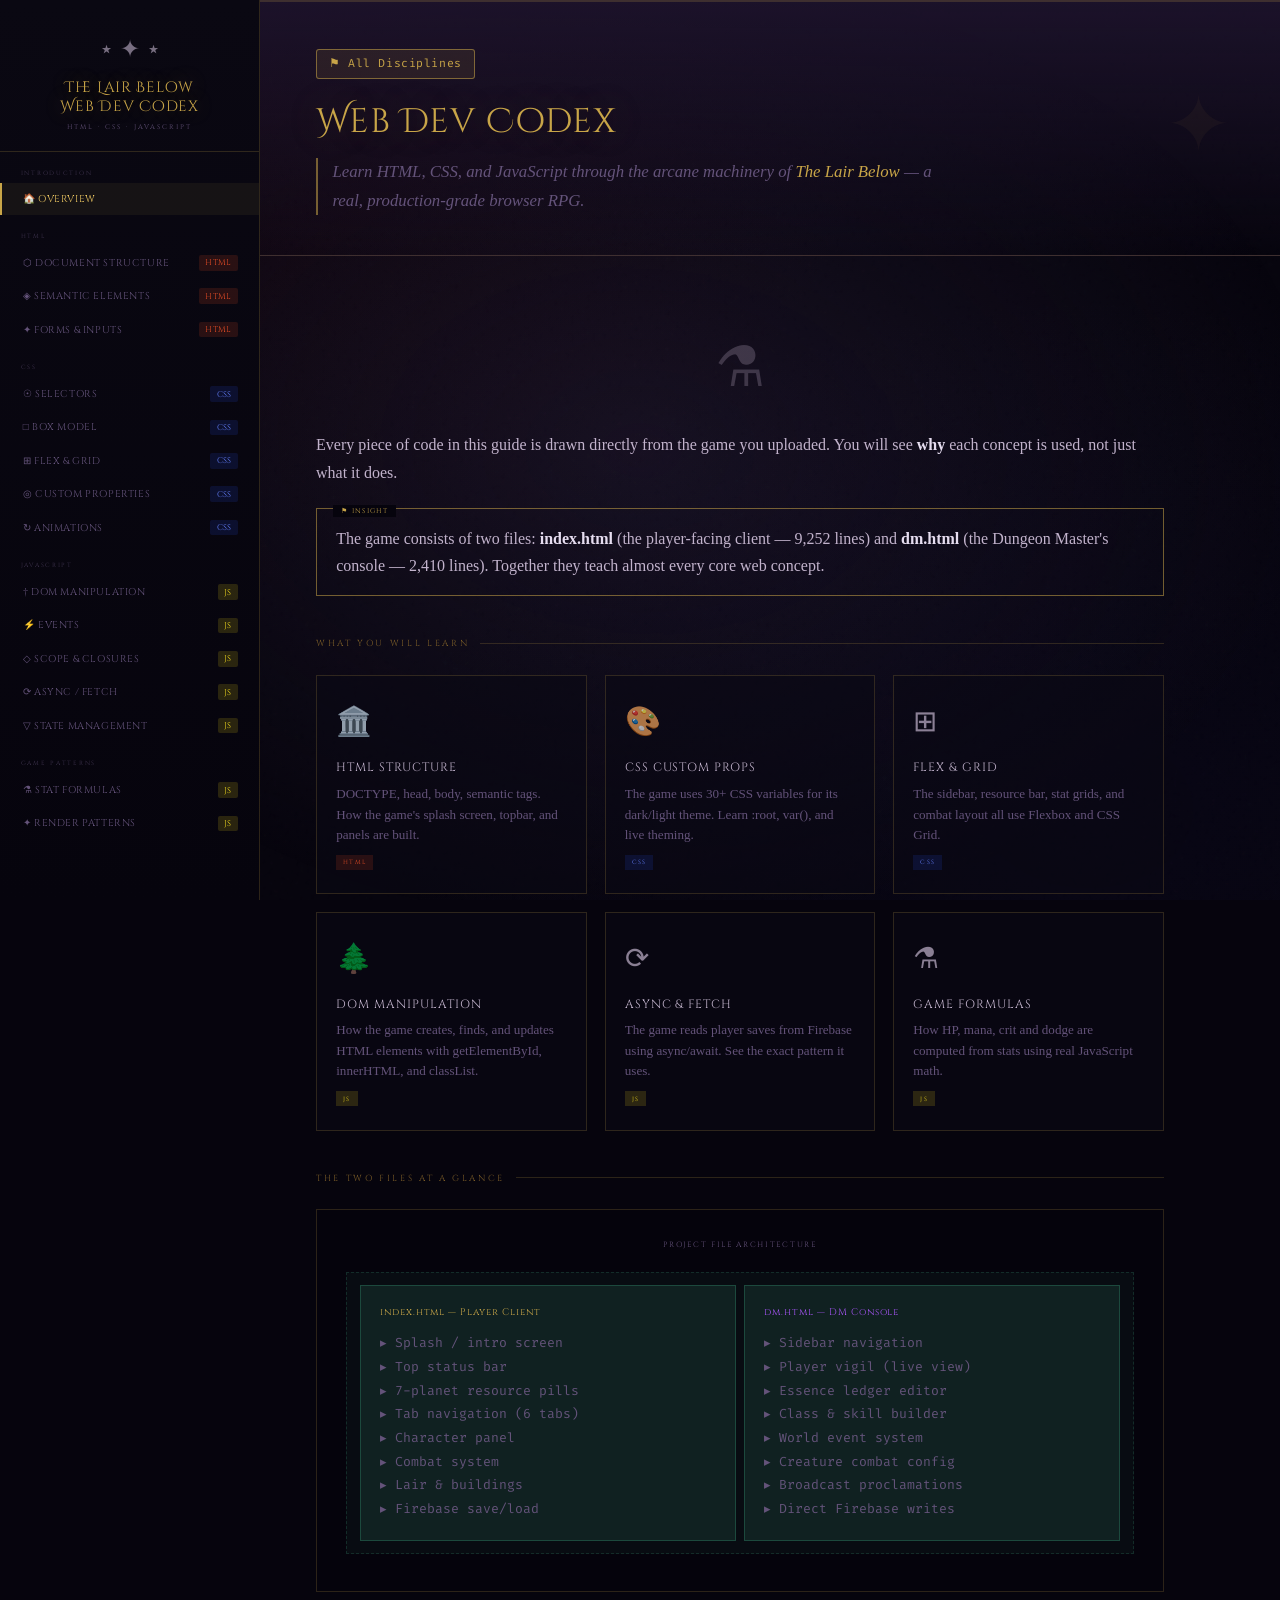
<file: docs.html>
<!DOCTYPE html>
<html lang="en">
<head>
<meta charset="UTF-8">
<meta name="viewport" content="width=device-width, initial-scale=1.0">
<title>The Lair Below — Web Dev Codex</title>
<link href="https://fonts.googleapis.com/css2?family=Cinzel:wght@400;600;900&family=Cinzel+Decorative:wght@400;900&family=IM+Fell+English:ital@0;1&family=Fira+Code:wght@400;500&display=swap" rel="stylesheet">
<style>
/* ═══════════════════════════════════════════
   DESIGN TOKENS
═══════════════════════════════════════════ */
:root {
  --void: #06040d;
  --abyss: #0b0914;
  --deep: #120e1e;
  --shadow: #1c1530;
  --stone: #2a2040;
  --ash: #42335a;
  --mist: #64537a;
  --pale: #938099;
  --bone: #c2b3cc;
  --ghost: #e6ddf0;

  --gold: #c8a548;
  --gold-bright: #efc963;
  --gold-dim: #7a5c28;

  --crimson: #8b1a1a;
  --crimson-bright: #c43030;
  --viridian: #1a4a3a;
  --viridian-bright: #2d7a5f;
  --indigo: #1a1a5c;
  --indigo-bright: #4040bb;
  --amber: #8b5a00;
  --amber-bright: #d4890a;
  --sapphire: #1a3a6a;
  --sapphire-bright: #3070c0;

  --html-color: #e34c26;
  --css-color: #264de4;
  --js-color: #f7df1e;
  --js-text: #1a1a00;

  --panel-bg: rgba(11, 9, 20, 0.88);
  --border: rgba(200, 165, 72, 0.2);
  --border-bright: rgba(200, 165, 72, 0.55);
  --text-primary: #c2b3cc;
  --text-secondary: #64537a;
  --text-accent: #c8a548;

  --ff-title: 'Cinzel Decorative', serif;
  --ff-heading: 'Cinzel', serif;
  --ff-body: 'IM Fell English', serif;
  --ff-code: 'Fira Code', monospace;
}

/* ─── RESET ─── */
*, *::before, *::after { margin: 0; padding: 0; box-sizing: border-box; }
html { scroll-behavior: smooth; font-size: 16px; }

body {
  background: var(--void);
  color: var(--text-primary);
  font-family: var(--ff-body);
  min-height: 100vh;
  overflow-x: hidden;
  line-height: 1.7;
}

/* Atmospheric BG */
body::before {
  content: '';
  position: fixed; inset: 0; z-index: 0;
  background:
    radial-gradient(ellipse at 15% 10%, rgba(139,26,26,0.07) 0%, transparent 45%),
    radial-gradient(ellipse at 85% 90%, rgba(26,26,92,0.09) 0%, transparent 45%),
    radial-gradient(ellipse at 50% 50%, rgba(26,19,38,0.8) 0%, transparent 75%);
  pointer-events: none;
}
body::after {
  content: '';
  position: fixed; inset: 0; z-index: 0;
  background-image: url("data:image/svg+xml,%3Csvg viewBox='0 0 200 200' xmlns='http://www.w3.org/2000/svg'%3E%3Cfilter id='n'%3E%3CfeTurbulence type='fractalNoise' baseFrequency='0.85' numOctaves='4'/%3E%3C/filter%3E%3Crect width='100%25' height='100%25' filter='url(%23n)' opacity='0.035'/%3E%3C/svg%3E");
  pointer-events: none; opacity: 0.5;
}

/* ═══════════════════════════════════════════
   LAYOUT
═══════════════════════════════════════════ */
#app {
  position: relative; z-index: 1;
  display: grid;
  grid-template-columns: 260px 1fr;
  min-height: 100vh;
}

/* ─── SIDEBAR ─── */
#sidebar {
  background: linear-gradient(180deg, #0a0812 0%, var(--void) 100%);
  border-right: 1px solid var(--border);
  position: sticky; top: 0; height: 100vh;
  overflow-y: auto; display: flex; flex-direction: column;
  scrollbar-width: thin; scrollbar-color: var(--stone) transparent;
}
#sidebar::-webkit-scrollbar { width: 3px; }
#sidebar::-webkit-scrollbar-thumb { background: var(--stone); }

.sb-head {
  padding: 1.8rem 1.4rem 1.2rem;
  border-bottom: 1px solid var(--border);
  text-align: center;
}
.sb-crown { font-size: 1.5rem; margin-bottom: 0.5rem; opacity: 0.6; }
.sb-title {
  font-family: var(--ff-title);
  font-size: 0.92rem;
  color: var(--gold);
  text-shadow: 0 0 20px rgba(200,165,72,0.4);
  letter-spacing: 0.05em;
  line-height: 1.3;
  margin-bottom: 0.3rem;
}
.sb-sub {
  font-family: var(--ff-heading);
  font-size: 0.42rem;
  letter-spacing: 0.3em;
  text-transform: uppercase;
  color: var(--text-secondary);
}

.nav-section-label {
  font-family: var(--ff-heading);
  font-size: 0.38rem;
  letter-spacing: 0.28em;
  text-transform: uppercase;
  color: rgba(100,83,122,0.6);
  padding: 1rem 1.3rem 0.3rem;
}

.nav-btn {
  display: flex; align-items: center; gap: 0.65rem;
  width: 100%; padding: 0.55rem 1.3rem;
  background: transparent; border: none;
  border-left: 2px solid transparent;
  color: var(--mist);
  font-family: var(--ff-heading); font-size: 0.62rem;
  letter-spacing: 0.06em; text-transform: uppercase;
  text-align: left; cursor: pointer;
  transition: all 0.15s; text-decoration: none;
}
.nav-btn:hover { color: var(--pale); background: rgba(200,165,72,0.04); }
.nav-btn.active {
  color: var(--gold-bright); background: rgba(200,165,72,0.07);
  border-left-color: var(--gold);
}
.nav-tag {
  margin-left: auto; font-size: 0.52rem;
  padding: 0.15rem 0.4rem; border-radius: 2px;
  font-family: var(--ff-heading); letter-spacing: 0.05em;
}
.tag-html { background: rgba(227,76,38,0.15); color: var(--html-color); }
.tag-css  { background: rgba(38,77,228,0.15); color: #6680ff; }
.tag-js   { background: rgba(247,223,30,0.15); color: var(--js-color); }

/* ─── MAIN CONTENT ─── */
#main { padding: 0; min-width: 0; }

.page { display: none; }
.page.active { display: block; }

/* ─── PAGE HEADER ─── */
.page-header {
  background: linear-gradient(180deg, rgba(30,20,45,0.9) 0%, transparent 100%);
  border-bottom: 1px solid var(--border);
  padding: 3rem 3.5rem 2.5rem;
  position: relative; overflow: hidden;
}
.page-header::after {
  content: attr(data-sigil);
  position: absolute; right: 3rem; top: 50%; transform: translateY(-50%);
  font-family: var(--ff-heading); font-size: 5rem;
  color: rgba(200,165,72,0.05); pointer-events: none; line-height: 1;
}
.tech-badge {
  display: inline-flex; align-items: center; gap: 0.4rem;
  font-family: var(--ff-code); font-size: 0.72rem;
  padding: 0.25rem 0.75rem; border-radius: 3px;
  margin-bottom: 0.9rem; letter-spacing: 0.05em;
}
.badge-html { background: rgba(227,76,38,0.12); color: var(--html-color); border: 1px solid rgba(227,76,38,0.3); }
.badge-css  { background: rgba(38,77,228,0.12); color: #6680ff; border: 1px solid rgba(38,77,228,0.3); }
.badge-js   { background: rgba(247,223,30,0.12); color: #d4be00; border: 1px solid rgba(247,223,30,0.3); }
.badge-all  { background: rgba(200,165,72,0.1); color: var(--gold); border: 1px solid var(--border-bright); }

.page-title {
  font-family: var(--ff-title); font-size: 2.1rem;
  color: var(--gold);
  text-shadow: 0 0 40px rgba(200,165,72,0.25);
  letter-spacing: 0.03em; margin-bottom: 0.5rem;
}
.page-desc {
  font-family: var(--ff-body); font-style: italic;
  font-size: 1.05rem; color: var(--mist); line-height: 1.7;
  border-left: 2px solid var(--border-bright); padding-left: 0.9rem;
  max-width: 650px;
}

/* ─── CONTENT AREA ─── */
.content { padding: 2.5rem 3.5rem 5rem; max-width: 960px; }

/* ─── SECTION HEADINGS ─── */
.section-title {
  font-family: var(--ff-heading); font-size: 0.55rem;
  letter-spacing: 0.3em; text-transform: uppercase;
  color: var(--gold-dim);
  display: flex; align-items: center; gap: 0.7rem;
  margin-bottom: 1.2rem; margin-top: 2.5rem;
}
.section-title::after {
  content: ''; flex: 1; height: 1px; background: var(--border);
}
.section-title:first-child { margin-top: 0; }

/* ─── PROSE ─── */
p { font-size: 1rem; color: var(--bone); margin-bottom: 1rem; }
strong { color: var(--ghost); font-style: normal; }
em { color: var(--text-accent); }

/* ─── CODE BLOCKS ─── */
.code-block {
  background: rgba(6,4,13,0.9);
  border: 1px solid var(--border);
  border-left: 3px solid var(--gold-dim);
  padding: 1.2rem 1.4rem;
  font-family: var(--ff-code); font-size: 0.82rem;
  line-height: 1.7;
  overflow-x: auto;
  margin: 1.2rem 0;
  position: relative;
  white-space: pre;
}
.code-block.html-code { border-left-color: var(--html-color); }
.code-block.css-code  { border-left-color: var(--css-color); color: #8899ff; }
.code-block.js-code   { border-left-color: #c8aa00; }

.code-label {
  position: absolute; top: 0.5rem; right: 0.8rem;
  font-family: var(--ff-heading); font-size: 0.38rem;
  letter-spacing: 0.2em; text-transform: uppercase;
  opacity: 0.4;
}

/* Syntax highlight colours */
.tok-tag    { color: #e06c75; }
.tok-attr   { color: #d19a66; }
.tok-str    { color: #98c379; }
.tok-prop   { color: #61afef; }
.tok-val    { color: #c678dd; }
.tok-unit   { color: #e5c07b; }
.tok-kw     { color: #c678dd; }
.tok-fn     { color: #61afef; }
.tok-num    { color: #d19a66; }
.tok-cmt    { color: #5c6370; font-style: italic; }
.tok-var    { color: #e5c07b; }
.tok-sel    { color: #e06c75; }
.tok-punc   { color: var(--mist); }

/* ─── INFO CALLOUTS ─── */
.callout {
  border: 1px solid; padding: 1rem 1.2rem;
  margin: 1.4rem 0;
  position: relative;
}
.callout::before {
  font-family: var(--ff-heading); font-size: 0.42rem;
  letter-spacing: 0.2em; text-transform: uppercase;
  position: absolute; top: -0.55em; left: 1rem;
  padding: 0 0.5rem; background: var(--void);
}
.callout-gold  { border-color: var(--border-bright); }
.callout-gold::before { content: '⚑ Insight'; color: var(--gold); }
.callout-green { border-color: rgba(45,122,95,0.45); }
.callout-green::before { content: '✓ From the Game'; color: var(--viridian-bright); }
.callout-red   { border-color: rgba(196,48,48,0.4); }
.callout-red::before { content: '⚠ Caution'; color: var(--crimson-bright); }
.callout-blue  { border-color: rgba(64,64,187,0.45); }
.callout-blue::before { content: '◈ Deep Dive'; color: #8888ff; }
.callout p { margin-bottom: 0; }
.callout-green p { color: var(--mist); font-style: italic; }

/* ─── VISUAL DIAGRAMS ─── */
.diagram {
  background: rgba(6,4,13,0.7);
  border: 1px solid var(--border);
  padding: 1.8rem;
  margin: 1.5rem 0;
  overflow-x: auto;
}
.diagram-title {
  font-family: var(--ff-heading); font-size: 0.48rem;
  letter-spacing: 0.22em; text-transform: uppercase;
  color: var(--text-secondary); margin-bottom: 1.2rem;
  text-align: center;
}

/* Box Model Diagram */
.box-model-wrap { display: flex; justify-content: center; }
.box-margin   { background: rgba(200,165,72,0.08); border: 2px dashed rgba(200,165,72,0.3); padding: 1.2rem; position: relative; }
.box-border   { background: rgba(196,48,48,0.08); border: 2px solid rgba(196,48,48,0.5); padding: 1rem; position: relative; }
.box-padding  { background: rgba(45,122,95,0.08); border: 2px dashed rgba(45,122,95,0.4); padding: 1rem; position: relative; }
.box-content  { background: rgba(64,64,187,0.15); border: 1px solid rgba(64,64,187,0.4); padding: 1rem 1.5rem; text-align: center; }
.box-label {
  position: absolute; top: -0.55em; left: 0.6rem;
  background: var(--void); padding: 0 0.35rem;
  font-family: var(--ff-heading); font-size: 0.42rem;
  letter-spacing: 0.15em; text-transform: uppercase;
}
.box-label-margin { color: var(--gold-dim); }
.box-label-border { color: var(--crimson-bright); }
.box-label-padding { color: var(--viridian-bright); }
.box-label-content { font-family: var(--ff-heading); font-size: 0.55rem; color: #8888ff; }

/* DOM Tree */
.tree { font-family: var(--ff-code); font-size: 0.8rem; line-height: 1.9; }
.tree-node { display: flex; align-items: center; gap: 0.5rem; }
.tree-line { color: var(--stone); }
.tree-elem { color: #e06c75; }
.tree-id   { color: var(--js-color); font-size: 0.75rem; opacity: 0.8; }
.tree-desc { color: var(--mist); font-style: italic; font-family: var(--ff-body); font-size: 0.8rem; }

/* Flexbox visualiser */
.flex-demo {
  display: flex; gap: 0.5rem; padding: 0.8rem;
  background: rgba(64,64,187,0.07);
  border: 1px dashed rgba(64,64,187,0.35);
  margin: 0.5rem 0;
}
.flex-item {
  background: rgba(64,64,187,0.25);
  border: 1px solid rgba(64,64,187,0.5);
  padding: 0.5rem 0.7rem;
  font-family: var(--ff-code); font-size: 0.72rem;
  color: #8888ff; text-align: center;
}
.flex-demo.col { flex-direction: column; }
.flex-demo.center { justify-content: center; align-items: center; }
.flex-demo.between { justify-content: space-between; }
.flex-demo.wrap { flex-wrap: wrap; }
.flex-item.grow { flex: 1; }

/* Grid visualiser */
.grid-demo {
  display: grid; gap: 0.5rem;
  background: rgba(45,122,95,0.07);
  border: 1px dashed rgba(45,122,95,0.3);
  padding: 0.8rem;
  margin: 0.5rem 0;
}
.grid-item {
  background: rgba(45,122,95,0.2);
  border: 1px solid rgba(45,122,95,0.45);
  padding: 0.45rem 0.7rem;
  font-family: var(--ff-code); font-size: 0.72rem;
  color: var(--viridian-bright); text-align: center;
}
.grid-2  { grid-template-columns: 1fr 1fr; }
.grid-3  { grid-template-columns: 1fr 1fr 1fr; }
.grid-4  { grid-template-columns: repeat(4, 1fr); }
.grid-sidebar { grid-template-columns: 260px 1fr; }

/* Specificity meter */
.spec-bar {
  display: flex; align-items: stretch; gap: 0; height: 36px;
  border: 1px solid var(--border); overflow: hidden; margin: 0.6rem 0;
}
.spec-seg {
  display: flex; align-items: center; justify-content: center;
  font-family: var(--ff-heading); font-size: 0.85rem; font-weight: 600;
  flex: 1;
}
.spec-id   { background: rgba(196,48,48,0.2); color: var(--crimson-bright); }
.spec-cls  { background: rgba(64,64,187,0.2); color: #8888ff; }
.spec-elm  { background: rgba(45,122,95,0.2); color: var(--viridian-bright); }
.spec-label {
  font-family: var(--ff-heading); font-size: 0.42rem;
  letter-spacing: 0.15em; text-transform: uppercase;
  color: var(--text-secondary); text-align: center;
}

/* Event flow */
.event-chain {
  display: flex; align-items: center; gap: 0;
  flex-wrap: wrap;
}
.ev-node {
  background: rgba(200,165,72,0.07);
  border: 1px solid var(--border-bright);
  padding: 0.55rem 0.9rem;
  font-family: var(--ff-heading); font-size: 0.62rem;
  letter-spacing: 0.05em; color: var(--bone); text-align: center;
  min-width: 90px;
}
.ev-arrow {
  color: var(--gold-dim); font-size: 1.1rem; padding: 0 0.3rem;
}
.ev-node.trigger { border-color: var(--amber-bright); color: var(--amber-bright); background: rgba(212,137,10,0.07); }
.ev-node.handler { border-color: var(--viridian-bright); color: var(--viridian-bright); background: rgba(45,122,95,0.07); }
.ev-node.result  { border-color: var(--indigo-bright); color: #8888ff; background: rgba(64,64,187,0.07); }

/* CSS Variable inheritance */
.var-chain { display: flex; flex-direction: column; gap: 0; }
.var-row {
  display: flex; align-items: center; gap: 1rem;
  padding: 0.5rem 0.8rem; border-left: 2px solid var(--border);
}
.var-row:first-child { border-left-color: var(--gold); }
.var-row:nth-child(2) { border-left-color: var(--sapphire-bright); margin-left: 1.5rem; }
.var-row:nth-child(3) { border-left-color: var(--viridian-bright); margin-left: 3rem; }
.var-name { font-family: var(--ff-code); font-size: 0.78rem; color: #e5c07b; white-space: nowrap; }
.var-val  { font-family: var(--ff-code); font-size: 0.78rem; color: #98c379; }
.var-desc { font-family: var(--ff-body); font-style: italic; font-size: 0.82rem; color: var(--mist); }

/* Scope diagram */
.scope-wrap { font-family: var(--ff-code); font-size: 0.8rem; }
.scope-box {
  border: 1px dashed; padding: 0.8rem 1rem; margin: 0.3rem 0; position: relative;
}
.scope-global  { border-color: var(--gold-dim); color: var(--bone); }
.scope-fn      { border-color: rgba(64,64,187,0.5); color: #8888ff; margin-left: 1.5rem; }
.scope-block   { border-color: rgba(45,122,95,0.4); color: var(--viridian-bright); margin-left: 3rem; }
.scope-tag {
  position: absolute; top: -0.55em; left: 0.6rem;
  padding: 0 0.35rem; background: var(--void);
  font-family: var(--ff-heading); font-size: 0.38rem;
  letter-spacing: 0.15em; text-transform: uppercase;
}

/* Async timeline */
.timeline { position: relative; padding-left: 2rem; }
.timeline::before {
  content: ''; position: absolute; left: 0.7rem; top: 0; bottom: 0;
  width: 2px; background: var(--border);
}
.tl-event {
  position: relative; margin-bottom: 1.1rem; padding: 0.7rem 0.9rem;
  background: rgba(11,9,20,0.6); border: 1px solid var(--border);
}
.tl-event::before {
  content: ''; position: absolute; left: -1.65rem; top: 50%; transform: translateY(-50%);
  width: 10px; height: 10px; border-radius: 50%;
  border: 2px solid var(--gold); background: var(--void);
}
.tl-event.fetch::before  { border-color: var(--sapphire-bright); background: rgba(48,112,192,0.3); }
.tl-event.await::before  { border-color: var(--amber-bright); background: rgba(212,137,10,0.3); }
.tl-event.resolve::before { border-color: var(--viridian-bright); background: rgba(45,122,95,0.3); }
.tl-time {
  font-family: var(--ff-heading); font-size: 0.42rem; letter-spacing: 0.15em;
  text-transform: uppercase; margin-bottom: 0.25rem;
}
.tl-event.fetch .tl-time  { color: #6688cc; }
.tl-event.await .tl-time  { color: var(--amber-bright); }
.tl-event.resolve .tl-time { color: var(--viridian-bright); }

/* Stat formula diagram */
.formula-row {
  display: flex; align-items: center; gap: 0.5rem;
  margin-bottom: 0.6rem; flex-wrap: wrap;
}
.f-result {
  font-family: var(--ff-heading); font-size: 0.85rem;
  color: var(--gold); padding: 0.3rem 0.6rem;
  background: rgba(200,165,72,0.08); border: 1px solid var(--border-bright);
  white-space: nowrap;
}
.f-eq { color: var(--mist); font-family: var(--ff-code); font-size: 1rem; }
.f-term {
  font-family: var(--ff-code); font-size: 0.8rem;
  padding: 0.3rem 0.5rem;
  border: 1px solid var(--border);
  white-space: nowrap;
}
.f-stat  { color: #e5c07b; background: rgba(229,192,123,0.07); }
.f-mult  { color: var(--mist); }
.f-plus  { color: var(--mist); font-size: 1rem; }
.f-const { color: #98c379; background: rgba(152,195,121,0.07); }

/* Property table */
.prop-table {
  width: 100%; border-collapse: collapse; margin: 1.2rem 0;
  font-size: 0.88rem;
}
.prop-table th {
  font-family: var(--ff-heading); font-size: 0.44rem;
  letter-spacing: 0.18em; text-transform: uppercase;
  color: var(--text-secondary); padding: 0.55rem 0.8rem;
  text-align: left; border-bottom: 1px solid var(--border);
}
.prop-table td {
  padding: 0.55rem 0.8rem; border-bottom: 1px solid rgba(200,165,72,0.07);
  vertical-align: top;
}
.prop-table tr:hover td { background: rgba(200,165,72,0.02); }
.prop-table .td-prop { font-family: var(--ff-code); font-size: 0.78rem; color: #61afef; }
.prop-table .td-val  { font-family: var(--ff-code); font-size: 0.78rem; color: var(--viridian-bright); }
.prop-table .td-desc { font-family: var(--ff-body); color: var(--mist); }

/* ─── INTERACTIVE ELEMENTS ─── */
.try-it {
  border: 1px solid var(--border-bright);
  background: rgba(11,9,20,0.7); margin: 1.5rem 0;
}
.try-it-header {
  display: flex; align-items: center; gap: 0.6rem;
  padding: 0.65rem 1rem; border-bottom: 1px solid var(--border);
  font-family: var(--ff-heading); font-size: 0.46rem;
  letter-spacing: 0.2em; text-transform: uppercase; color: var(--gold-dim);
}
.try-it-body { padding: 1rem; }
.try-btn {
  font-family: var(--ff-heading); font-size: 0.58rem;
  letter-spacing: 0.12em; text-transform: uppercase;
  color: var(--gold); background: transparent;
  border: 1px solid var(--gold-dim); padding: 0.5rem 1rem;
  cursor: pointer; transition: all 0.2s;
  margin-top: 0.7rem;
}
.try-btn:hover { background: rgba(200,165,72,0.08); border-color: var(--gold); }
.try-output {
  margin-top: 0.7rem; padding: 0.7rem;
  background: rgba(6,4,13,0.9); border: 1px solid var(--border);
  font-family: var(--ff-code); font-size: 0.8rem; color: var(--viridian-bright);
  min-height: 2.5rem; display: none;
}
.try-output.show { display: block; }

/* ─── PROGRESS INDICATOR ─── */
.progress-section {
  display: flex; align-items: center; gap: 0.5rem;
  margin-bottom: 2.5rem;
}
.progress-dot {
  width: 8px; height: 8px; border-radius: 50%;
  background: var(--stone); transition: background 0.2s;
}
.progress-dot.done { background: var(--viridian-bright); }
.progress-dot.active { background: var(--gold); }
.progress-line { flex: 1; height: 1px; background: var(--stone); }

/* HOME PAGE */
.home-grid {
  display: grid; grid-template-columns: repeat(3, 1fr); gap: 1.1rem;
  margin: 1.5rem 0;
}
.home-card {
  background: rgba(11,9,20,0.6); border: 1px solid var(--border);
  padding: 1.3rem 1.2rem; cursor: pointer; transition: all 0.2s;
  position: relative; overflow: hidden;
}
.home-card::before {
  content: ''; position: absolute; inset: 0;
  background: linear-gradient(135deg, rgba(200,165,72,0.04), transparent);
  opacity: 0; transition: opacity 0.2s;
}
.home-card:hover { border-color: var(--border-bright); }
.home-card:hover::before { opacity: 1; }
.hc-icon { font-size: 1.8rem; margin-bottom: 0.7rem; opacity: 0.7; }
.hc-title {
  font-family: var(--ff-heading); font-size: 0.75rem;
  letter-spacing: 0.08em; text-transform: uppercase;
  color: var(--text-primary); margin-bottom: 0.4rem;
}
.hc-desc { font-size: 0.82rem; color: var(--text-secondary); line-height: 1.55; }
.hc-tag {
  display: inline-block; margin-top: 0.6rem;
  font-family: var(--ff-heading); font-size: 0.38rem;
  letter-spacing: 0.18em; text-transform: uppercase;
  padding: 0.15rem 0.45rem;
}

/* Welcome header */
.welcome-sigil {
  font-size: 3.5rem; text-align: center;
  margin: 1.5rem 0 1rem; opacity: 0.25;
  animation: float-sigil 6s ease-in-out infinite;
}
@keyframes float-sigil {
  0%,100% { transform: translateY(0); }
  50% { transform: translateY(-8px); }
}

/* Quick reference table */
.qr-row { display: flex; gap: 1.5rem; flex-wrap: wrap; }
.qr-col { flex: 1; min-width: 200px; }
.qr-item {
  display: flex; gap: 0.6rem; align-items: baseline;
  padding: 0.35rem 0; border-bottom: 1px solid rgba(200,165,72,0.06);
}
.qr-key {
  font-family: var(--ff-code); font-size: 0.78rem;
  color: #61afef; white-space: nowrap; min-width: 90px;
}
.qr-def { font-size: 0.82rem; color: var(--mist); }

/* Scroll progress */
#scroll-progress {
  position: fixed; top: 0; left: 260px; right: 0; height: 2px;
  background: var(--border); z-index: 200;
}
#scroll-bar {
  height: 100%; background: var(--gold);
  width: 0%; transition: width 0.1s;
}

/* Responsive tweaks */
@media (max-width: 900px) {
  #app { grid-template-columns: 1fr; }
  #sidebar { position: static; height: auto; }
  .content { padding: 1.5rem; }
  .home-grid { grid-template-columns: 1fr; }
  #scroll-progress { left: 0; }
}
</style>
</head>
<body>

<div id="scroll-progress"><div id="scroll-bar"></div></div>

<div id="app">

<!-- ═══ SIDEBAR ═══ -->
<nav id="sidebar">
  <div class="sb-head">
    <div class="sb-crown">⋆ ✦ ⋆</div>
    <div class="sb-title">The Lair Below<br>Web Dev Codex</div>
    <div class="sb-sub">HTML · CSS · JavaScript</div>
  </div>

  <div class="nav-section-label">Introduction</div>
  <button class="nav-btn active" onclick="nav('home')">🏠 Overview</button>

  <div class="nav-section-label">HTML</div>
  <button class="nav-btn" onclick="nav('html-structure')">⬡ Document Structure <span class="nav-tag tag-html">HTML</span></button>
  <button class="nav-btn" onclick="nav('html-semantic')">◈ Semantic Elements <span class="nav-tag tag-html">HTML</span></button>
  <button class="nav-btn" onclick="nav('html-forms')">✦ Forms & Inputs <span class="nav-tag tag-html">HTML</span></button>

  <div class="nav-section-label">CSS</div>
  <button class="nav-btn" onclick="nav('css-selectors')">☉ Selectors <span class="nav-tag tag-css">CSS</span></button>
  <button class="nav-btn" onclick="nav('css-box-model')">□ Box Model <span class="nav-tag tag-css">CSS</span></button>
  <button class="nav-btn" onclick="nav('css-layout')">⊞ Flex & Grid <span class="nav-tag tag-css">CSS</span></button>
  <button class="nav-btn" onclick="nav('css-variables')">◎ Custom Properties <span class="nav-tag tag-css">CSS</span></button>
  <button class="nav-btn" onclick="nav('css-animations')">↻ Animations <span class="nav-tag tag-css">CSS</span></button>

  <div class="nav-section-label">JavaScript</div>
  <button class="nav-btn" onclick="nav('js-dom')">† DOM Manipulation <span class="nav-tag tag-js">JS</span></button>
  <button class="nav-btn" onclick="nav('js-events')">⚡ Events <span class="nav-tag tag-js">JS</span></button>
  <button class="nav-btn" onclick="nav('js-scope')">◇ Scope & Closures <span class="nav-tag tag-js">JS</span></button>
  <button class="nav-btn" onclick="nav('js-async')">⟳ Async / Fetch <span class="nav-tag tag-js">JS</span></button>
  <button class="nav-btn" onclick="nav('js-state')">▽ State Management <span class="nav-tag tag-js">JS</span></button>

  <div class="nav-section-label">Game Patterns</div>
  <button class="nav-btn" onclick="nav('pattern-formulas')">⚗ Stat Formulas <span class="nav-tag tag-js">JS</span></button>
  <button class="nav-btn" onclick="nav('pattern-render')">✦ Render Patterns <span class="nav-tag tag-js">JS</span></button>
</nav>

<!-- ═══ MAIN ═══ -->
<main id="main">

<!-- ────────────────── HOME ────────────────── -->
<div id="page-home" class="page active">
  <div class="page-header" data-sigil="✦">
    <span class="tech-badge badge-all">⚑ All Disciplines</span>
    <div class="page-title">Web Dev Codex</div>
    <div class="page-desc">Learn HTML, CSS, and JavaScript through the arcane machinery of <em>The Lair Below</em> — a real, production-grade browser RPG.</div>
  </div>
  <div class="content">
    <div class="welcome-sigil">⚗</div>
    <p>Every piece of code in this guide is drawn directly from the game you uploaded. You will see <strong>why</strong> each concept is used, not just what it does.</p>

    <div class="callout callout-gold">
      <p>The game consists of two files: <strong>index.html</strong> (the player-facing client — 9,252 lines) and <strong>dm.html</strong> (the Dungeon Master's console — 2,410 lines). Together they teach almost every core web concept.</p>
    </div>

    <div class="section-title">What You Will Learn</div>
    <div class="home-grid">
      <div class="home-card" onclick="nav('html-structure')">
        <div class="hc-icon">🏛️</div>
        <div class="hc-title">HTML Structure</div>
        <div class="hc-desc">DOCTYPE, head, body, semantic tags. How the game's splash screen, topbar, and panels are built.</div>
        <span class="hc-tag tag-html">HTML</span>
      </div>
      <div class="home-card" onclick="nav('css-variables')">
        <div class="hc-icon">🎨</div>
        <div class="hc-title">CSS Custom Props</div>
        <div class="hc-desc">The game uses 30+ CSS variables for its dark/light theme. Learn :root, var(), and live theming.</div>
        <span class="hc-tag tag-css">CSS</span>
      </div>
      <div class="home-card" onclick="nav('css-layout')">
        <div class="hc-icon">⊞</div>
        <div class="hc-title">Flex & Grid</div>
        <div class="hc-desc">The sidebar, resource bar, stat grids, and combat layout all use Flexbox and CSS Grid.</div>
        <span class="hc-tag tag-css">CSS</span>
      </div>
      <div class="home-card" onclick="nav('js-dom')">
        <div class="hc-icon">🌲</div>
        <div class="hc-title">DOM Manipulation</div>
        <div class="hc-desc">How the game creates, finds, and updates HTML elements with getElementById, innerHTML, and classList.</div>
        <span class="hc-tag tag-js">JS</span>
      </div>
      <div class="home-card" onclick="nav('js-async')">
        <div class="hc-icon">⟳</div>
        <div class="hc-title">Async & Fetch</div>
        <div class="hc-desc">The game reads player saves from Firebase using async/await. See the exact pattern it uses.</div>
        <span class="hc-tag tag-js">JS</span>
      </div>
      <div class="home-card" onclick="nav('pattern-formulas')">
        <div class="hc-icon">⚗</div>
        <div class="hc-title">Game Formulas</div>
        <div class="hc-desc">How HP, mana, crit and dodge are computed from stats using real JavaScript math.</div>
        <span class="hc-tag tag-js">JS</span>
      </div>
    </div>

    <div class="section-title">The Two Files at a Glance</div>
    <div class="diagram">
      <div class="diagram-title">Project File Architecture</div>
      <div class="grid-demo grid-2">
        <div class="grid-item" style="padding: 1.2rem; text-align: left;">
          <div style="font-family:var(--ff-heading);font-size:0.6rem;letter-spacing:0.1em;color:var(--gold);margin-bottom:0.6rem;">index.html — Player Client</div>
          <div style="font-size:0.82rem;color:var(--mist);line-height:1.8;">
            ▸ Splash / intro screen<br>
            ▸ Top status bar<br>
            ▸ 7-planet resource pills<br>
            ▸ Tab navigation (6 tabs)<br>
            ▸ Character panel<br>
            ▸ Combat system<br>
            ▸ Lair & buildings<br>
            ▸ Firebase save/load
          </div>
        </div>
        <div class="grid-item" style="padding: 1.2rem; text-align: left;">
          <div style="font-family:var(--ff-heading);font-size:0.6rem;letter-spacing:0.1em;color:#a855f7;margin-bottom:0.6rem;">dm.html — DM Console</div>
          <div style="font-size:0.82rem;color:var(--mist);line-height:1.8;">
            ▸ Sidebar navigation<br>
            ▸ Player vigil (live view)<br>
            ▸ Essence ledger editor<br>
            ▸ Class & skill builder<br>
            ▸ World event system<br>
            ▸ Creature combat config<br>
            ▸ Broadcast proclamations<br>
            ▸ Direct Firebase writes
          </div>
        </div>
      </div>
    </div>
  </div>
</div>

<!-- ────────────────── HTML STRUCTURE ────────────────── -->
<div id="page-html-structure" class="page">
  <div class="page-header" data-sigil="⬡">
    <span class="tech-badge badge-html">&lt;/&gt; HTML</span>
    <div class="page-title">Document Structure</div>
    <div class="page-desc">Every web page is a tree of nested elements. The game's 9,252-line file follows one exact template — and so does every web page ever made.</div>
  </div>
  <div class="content">
    <div class="section-title">The HTML Skeleton</div>
    <p>The game's <code style="font-family:var(--ff-code);color:#e5c07b">index.html</code> opens with this exact structure. Every browser expects it.</p>

<div class="code-block html-code"><span class="code-label">HTML</span><span class="tok-tag">&lt;!DOCTYPE html&gt;</span>
<span class="tok-tag">&lt;html</span> <span class="tok-attr">lang</span>=<span class="tok-str">"en"</span><span class="tok-tag">&gt;</span>
<span class="tok-tag">&lt;head&gt;</span>
  <span class="tok-tag">&lt;meta</span> <span class="tok-attr">charset</span>=<span class="tok-str">"UTF-8"</span><span class="tok-tag">&gt;</span>
  <span class="tok-tag">&lt;meta</span> <span class="tok-attr">name</span>=<span class="tok-str">"viewport"</span> <span class="tok-attr">content</span>=<span class="tok-str">"width=device-width, initial-scale=1.0, maximum-scale=1.0, user-scalable=no"</span><span class="tok-tag">&gt;</span>
  <span class="tok-tag">&lt;title&gt;</span>THE LAIR BELOW<span class="tok-tag">&lt;/title&gt;</span>
  <span class="tok-tag">&lt;link</span> <span class="tok-attr">href</span>=<span class="tok-str">"https://fonts.googleapis.com/css2?family=Cinzel..."</span> <span class="tok-attr">rel</span>=<span class="tok-str">"stylesheet"</span><span class="tok-tag">&gt;</span>
  <span class="tok-tag">&lt;style&gt;</span>
    <span class="tok-cmt">/* All CSS lives here — 2,400+ lines */</span>
  <span class="tok-tag">&lt;/style&gt;</span>
<span class="tok-tag">&lt;/head&gt;</span>
<span class="tok-tag">&lt;body&gt;</span>
  <span class="tok-tag">&lt;div</span> <span class="tok-attr">id</span>=<span class="tok-str">"splash"</span><span class="tok-tag">&gt;</span>...<span class="tok-tag">&lt;/div&gt;</span>         <span class="tok-cmt">&lt;!-- Intro screen --&gt;</span>
  <span class="tok-tag">&lt;div</span> <span class="tok-attr">id</span>=<span class="tok-str">"app"</span><span class="tok-tag">&gt;</span>
    <span class="tok-tag">&lt;div</span> <span class="tok-attr">id</span>=<span class="tok-str">"topbar"</span><span class="tok-tag">&gt;</span>...<span class="tok-tag">&lt;/div&gt;</span>       <span class="tok-cmt">&lt;!-- Sticky header bar --&gt;</span>
    <span class="tok-tag">&lt;div</span> <span class="tok-attr">id</span>=<span class="tok-str">"resources"</span><span class="tok-tag">&gt;</span>...<span class="tok-tag">&lt;/div&gt;</span>    <span class="tok-cmt">&lt;!-- 7 planet pills --&gt;</span>
    <span class="tok-tag">&lt;div</span> <span class="tok-attr">id</span>=<span class="tok-str">"main"</span><span class="tok-tag">&gt;</span>
      <span class="tok-tag">&lt;div</span> <span class="tok-attr">id</span>=<span class="tok-str">"tabs"</span><span class="tok-tag">&gt;</span>...<span class="tok-tag">&lt;/div&gt;</span>        <span class="tok-cmt">&lt;!-- Navigation tabs --&gt;</span>
      <span class="tok-cmt">&lt;!-- 6 tab panels --&gt;</span>
    <span class="tok-tag">&lt;/div&gt;</span>
  <span class="tok-tag">&lt;/div&gt;</span>
  <span class="tok-tag">&lt;script&gt;</span>
    <span class="tok-cmt">/* All JavaScript lives here — 6,600+ lines */</span>
  <span class="tok-tag">&lt;/script&gt;</span>
<span class="tok-tag">&lt;/body&gt;</span>
<span class="tok-tag">&lt;/html&gt;</span></div>

    <div class="section-title">DOM Tree — The Game's Structure</div>
    <div class="diagram">
      <div class="diagram-title">HTML Element Tree</div>
      <div class="tree">
        <div class="tree-node"><span class="tree-elem">&lt;html&gt;</span></div>
        <div class="tree-node" style="margin-left:1.2rem"><span class="tree-line">├─</span> <span class="tree-elem">&lt;head&gt;</span> <span class="tree-desc">Metadata, fonts, all CSS</span></div>
        <div class="tree-node" style="margin-left:1.2rem"><span class="tree-line">└─</span> <span class="tree-elem">&lt;body&gt;</span></div>
        <div class="tree-node" style="margin-left:2.8rem"><span class="tree-line">├─</span> <span class="tree-elem">&lt;div</span> <span class="tree-id">#splash</span><span class="tree-elem">&gt;</span> <span class="tree-desc">Animated intro screen</span></div>
        <div class="tree-node" style="margin-left:2.8rem"><span class="tree-line">├─</span> <span class="tree-elem">&lt;div</span> <span class="tree-id">#app</span><span class="tree-elem">&gt;</span></div>
        <div class="tree-node" style="margin-left:4.4rem"><span class="tree-line">├─</span> <span class="tree-elem">&lt;div</span> <span class="tree-id">#topbar</span><span class="tree-elem">&gt;</span> <span class="tree-desc">Title + location + controls</span></div>
        <div class="tree-node" style="margin-left:4.4rem"><span class="tree-line">├─</span> <span class="tree-elem">&lt;div</span> <span class="tree-id">#resources</span><span class="tree-elem">&gt;</span> <span class="tree-desc">7 × .resource-pill</span></div>
        <div class="tree-node" style="margin-left:4.4rem"><span class="tree-line">└─</span> <span class="tree-elem">&lt;div</span> <span class="tree-id">#main</span><span class="tree-elem">&gt;</span></div>
        <div class="tree-node" style="margin-left:6rem"><span class="tree-line">├─</span> <span class="tree-elem">&lt;div</span> <span class="tree-id">#tabs</span><span class="tree-elem">&gt;</span> <span class="tree-desc">6 × .tab buttons</span></div>
        <div class="tree-node" style="margin-left:6rem"><span class="tree-line">├─</span> <span class="tree-elem">&lt;div</span> <span class="tree-id">#panel-journal</span><span class="tree-elem">&gt;</span></div>
        <div class="tree-node" style="margin-left:6rem"><span class="tree-line">├─</span> <span class="tree-elem">&lt;div</span> <span class="tree-id">#panel-company</span><span class="tree-elem">&gt;</span></div>
        <div class="tree-node" style="margin-left:6rem"><span class="tree-line">├─</span> <span class="tree-elem">&lt;div</span> <span class="tree-id">#panel-lair</span><span class="tree-elem">&gt;</span></div>
        <div class="tree-node" style="margin-left:6rem"><span class="tree-line">├─</span> <span class="tree-elem">&lt;div</span> <span class="tree-id">#panel-map</span><span class="tree-elem">&gt;</span></div>
        <div class="tree-node" style="margin-left:6rem"><span class="tree-line">├─</span> <span class="tree-elem">&lt;div</span> <span class="tree-id">#panel-arcana</span><span class="tree-elem">&gt;</span></div>
        <div class="tree-node" style="margin-left:6rem"><span class="tree-line">└─</span> <span class="tree-elem">&lt;div</span> <span class="tree-id">#panel-recruit</span><span class="tree-elem">&gt;</span></div>
        <div class="tree-node" style="margin-left:2.8rem"><span class="tree-line">└─</span> <span class="tree-elem">&lt;script&gt;</span> <span class="tree-desc">All JavaScript</span></div>
      </div>
    </div>

    <div class="callout callout-green">
      <p>The game uses <code style="font-family:var(--ff-code);font-size:0.9em">#app</code> as its root container and gives every major region a unique <strong>id</strong>. This lets JavaScript find any element instantly with <code style="font-family:var(--ff-code)">document.getElementById('topbar')</code>.</p>
    </div>

    <div class="section-title">Key Attributes Used in the Game</div>
    <table class="prop-table">
      <tr><th>Attribute</th><th>Example from game</th><th>What it does</th></tr>
      <tr><td class="td-prop">id</td><td class="td-val">&lt;div id="splash"&gt;</td><td class="td-desc">Unique identifier — used by JS to find the element</td></tr>
      <tr><td class="td-prop">class</td><td class="td-val">&lt;div class="resource-pill dominant"&gt;</td><td class="td-desc">One or more style groups — CSS targets these</td></tr>
      <tr><td class="td-prop">onclick</td><td class="td-val">onclick="switchTab('lair')"</td><td class="td-desc">Inline JS event — calls a function when clicked</td></tr>
      <tr><td class="td-prop">style</td><td class="td-val">style="width:45%"</td><td class="td-desc">Inline CSS — overrides everything, used sparingly</td></tr>
      <tr><td class="td-prop">data-*</td><td class="td-val">data-page="vigil"</td><td class="td-desc">Custom data stored on elements, read by JS</td></tr>
      <tr><td class="td-prop">title</td><td class="td-val">title="Stress 45%"</td><td class="td-desc">Tooltip shown on hover</td></tr>
    </table>
  </div>
</div>

<!-- ────────────────── SEMANTIC HTML ────────────────── -->
<div id="page-html-semantic" class="page">
  <div class="page-header" data-sigil="◈">
    <span class="tech-badge badge-html">&lt;/&gt; HTML</span>
    <div class="page-title">Semantic Elements</div>
    <div class="page-desc">Semantic tags describe meaning, not just appearance. The DM console (dm.html) uses &lt;nav&gt;, &lt;main&gt;, and &lt;button&gt; throughout.</div>
  </div>
  <div class="content">
    <div class="section-title">Semantic vs Non-Semantic</div>
    <p>The DM console uses proper semantic HTML. Here is the difference:</p>

<div class="code-block html-code"><span class="code-label">HTML — dm.html</span><span class="tok-cmt">&lt;!-- ❌ Non-semantic (works, but meaningless) --&gt;</span>
<span class="tok-tag">&lt;div</span> <span class="tok-attr">id</span>=<span class="tok-str">"sidebar"</span><span class="tok-tag">&gt;</span>
  <span class="tok-tag">&lt;div</span> <span class="tok-attr">onclick</span>=<span class="tok-str">"nav('vigil')"</span><span class="tok-tag">&gt;</span>The Vigil<span class="tok-tag">&lt;/div&gt;</span>
<span class="tok-tag">&lt;/div&gt;</span>

<span class="tok-cmt">&lt;!-- ✅ Semantic (descriptive and accessible) --&gt;</span>
<span class="tok-tag">&lt;nav</span> <span class="tok-attr">id</span>=<span class="tok-str">"sidebar"</span><span class="tok-tag">&gt;</span>
  <span class="tok-tag">&lt;button</span> <span class="tok-attr">class</span>=<span class="tok-str">"nb active"</span> <span class="tok-attr">onclick</span>=<span class="tok-str">"nav('vigil')"</span><span class="tok-tag">&gt;</span>
    <span class="tok-tag">&lt;span</span> <span class="tok-attr">class</span>=<span class="tok-str">"ni"</span><span class="tok-tag">&gt;</span>⬡<span class="tok-tag">&lt;/span&gt;</span> The Vigil
  <span class="tok-tag">&lt;/button&gt;</span>
<span class="tok-tag">&lt;/nav&gt;</span>
<span class="tok-tag">&lt;main</span> <span class="tok-attr">id</span>=<span class="tok-str">"main"</span><span class="tok-tag">&gt;</span>
  <span class="tok-cmt">&lt;!-- Page content goes here --&gt;</span>
<span class="tok-tag">&lt;/main&gt;</span></div>

    <div class="section-title">Common Semantic Elements Used</div>
    <table class="prop-table">
      <tr><th>Tag</th><th>Used in game</th><th>Meaning</th></tr>
      <tr><td class="td-prop">&lt;nav&gt;</td><td class="td-val">dm.html sidebar</td><td class="td-desc">Navigation region — contains links and buttons for navigating</td></tr>
      <tr><td class="td-prop">&lt;main&gt;</td><td class="td-val">dm.html content area</td><td class="td-desc">The primary content of the page</td></tr>
      <tr><td class="td-prop">&lt;button&gt;</td><td class="td-val">All interactive controls</td><td class="td-desc">A clickable control — keyboard-accessible by default</td></tr>
      <tr><td class="td-prop">&lt;select&gt;</td><td class="td-val">Player dropdowns in DM</td><td class="td-desc">A dropdown list — pairs with &lt;option&gt;</td></tr>
      <tr><td class="td-prop">&lt;textarea&gt;</td><td class="td-val">Grimoire editor</td><td class="td-desc">Multi-line text input</td></tr>
      <tr><td class="td-prop">&lt;label&gt;</td><td class="td-val">Form fields in DM</td><td class="td-desc">Associates text with an input for accessibility</td></tr>
      <tr><td class="td-prop">&lt;hr&gt;</td><td class="td-val">Modal dividers</td><td class="td-desc">A thematic break / horizontal rule</td></tr>
    </table>

    <div class="callout callout-gold">
      <p><strong>Why use &lt;button&gt; instead of &lt;div onclick&gt;?</strong> Buttons are keyboard-focusable, work with screen readers, and fire click events when you press Enter or Space. The game's nav buttons work correctly even without a mouse.</p>
    </div>
  </div>
</div>

<!-- ────────────────── HTML FORMS ────────────────── -->
<div id="page-html-forms" class="page">
  <div class="page-header" data-sigil="✦">
    <span class="tech-badge badge-html">&lt;/&gt; HTML</span>
    <div class="page-title">Forms & Inputs</div>
    <div class="page-desc">The DM console is essentially one big form — inputs for essences, class stats, creature values, and grimoire text all use standard HTML form elements.</div>
  </div>
  <div class="content">
    <div class="section-title">Input Types in the Game</div>

<div class="code-block html-code"><span class="code-label">HTML — dm.html Class Editor</span><span class="tok-cmt">&lt;!-- Text input --&gt;</span>
<span class="tok-tag">&lt;div</span> <span class="tok-attr">class</span>=<span class="tok-str">"fld"</span><span class="tok-tag">&gt;</span>
  <span class="tok-tag">&lt;label&gt;</span>Class Name<span class="tok-tag">&lt;/label&gt;</span>
  <span class="tok-tag">&lt;input</span> <span class="tok-attr">type</span>=<span class="tok-str">"text"</span> <span class="tok-attr">id</span>=<span class="tok-str">"cls-name"</span> <span class="tok-attr">placeholder</span>=<span class="tok-str">"Hermeticist"</span><span class="tok-tag">&gt;</span>
<span class="tok-tag">&lt;/div&gt;</span>

<span class="tok-cmt">&lt;!-- Number input (stats 1–20) --&gt;</span>
<span class="tok-tag">&lt;div</span> <span class="tok-attr">class</span>=<span class="tok-str">"fld"</span><span class="tok-tag">&gt;</span>
  <span class="tok-tag">&lt;label&gt;</span>Fortitude<span class="tok-tag">&lt;/label&gt;</span>
  <span class="tok-tag">&lt;input</span> <span class="tok-attr">type</span>=<span class="tok-str">"number"</span> <span class="tok-attr">id</span>=<span class="tok-str">"cls-fortitude"</span>
         <span class="tok-attr">value</span>=<span class="tok-str">"10"</span> <span class="tok-attr">min</span>=<span class="tok-str">"1"</span> <span class="tok-attr">max</span>=<span class="tok-str">"20"</span>
         <span class="tok-attr">oninput</span>=<span class="tok-str">"updateClassPreview()"</span><span class="tok-tag">&gt;</span>
<span class="tok-tag">&lt;/div&gt;</span>

<span class="tok-cmt">&lt;!-- Dropdown --&gt;</span>
<span class="tok-tag">&lt;select</span> <span class="tok-attr">id</span>=<span class="tok-str">"res-sel"</span> <span class="tok-attr">onchange</span>=<span class="tok-str">"loadRes()"</span><span class="tok-tag">&gt;</span>
  <span class="tok-tag">&lt;option</span> <span class="tok-attr">value</span>=<span class="tok-str">""</span><span class="tok-tag">&gt;</span>— choose —<span class="tok-tag">&lt;/option&gt;</span>
<span class="tok-tag">&lt;/select&gt;</span>

<span class="tok-cmt">&lt;!-- Textarea for raw JSON editing --&gt;</span>
<span class="tok-tag">&lt;textarea</span> <span class="tok-attr">id</span>=<span class="tok-str">"grim-editor"</span> <span class="tok-attr">class</span>=<span class="tok-str">"raw-editor"</span><span class="tok-tag">&gt;&lt;/textarea&gt;</span></div>

    <div class="callout callout-green">
      <p>The DM's Essence Ledger uses a 7-cell grid of number inputs — one per planet. Each has <code style="font-family:var(--ff-code)">type="number"</code> and a custom class <code style="font-family:var(--ff-code)">.ei</code>, and when the DM saves, JS reads all their <code style="font-family:var(--ff-code)">.value</code> properties and sends the result to Firebase.</p>
    </div>

    <div class="section-title">Reading Input Values with JavaScript</div>
<div class="code-block js-code"><span class="code-label">JS</span><span class="tok-cmt">// Read a text input</span>
<span class="tok-kw">const</span> <span class="tok-var">name</span> = document.<span class="tok-fn">getElementById</span>(<span class="tok-str">'cls-name'</span>).value;

<span class="tok-cmt">// Read a number input (comes back as a string — convert it)</span>
<span class="tok-kw">const</span> <span class="tok-var">fortitude</span> = <span class="tok-fn">parseInt</span>(document.<span class="tok-fn">getElementById</span>(<span class="tok-str">'cls-fortitude'</span>).value, <span class="tok-num">10</span>);

<span class="tok-cmt">// Read a dropdown</span>
<span class="tok-kw">const</span> <span class="tok-var">playerId</span> = document.<span class="tok-fn">getElementById</span>(<span class="tok-str">'res-sel'</span>).value;

<span class="tok-cmt">// Read a textarea</span>
<span class="tok-kw">const</span> <span class="tok-var">rawJson</span> = document.<span class="tok-fn">getElementById</span>(<span class="tok-str">'grim-editor'</span>).value;

<span class="tok-cmt">// Populate a dropdown dynamically (how the game fills player lists)</span>
<span class="tok-kw">const</span> <span class="tok-var">sel</span> = document.<span class="tok-fn">getElementById</span>(<span class="tok-str">'res-sel'</span>);
players.<span class="tok-fn">forEach</span>(<span class="tok-var">p</span> => {
  <span class="tok-kw">const</span> <span class="tok-var">opt</span> = document.<span class="tok-fn">createElement</span>(<span class="tok-str">'option'</span>);
  opt.value = p.id;
  opt.textContent = p.name;
  sel.<span class="tok-fn">appendChild</span>(opt);
});</div>
  </div>
</div>

<!-- ────────────────── CSS SELECTORS ────────────────── -->
<div id="page-css-selectors" class="page">
  <div class="page-header" data-sigil="☉">
    <span class="tech-badge badge-css"># CSS</span>
    <div class="page-title">Selectors & Specificity</div>
    <div class="page-desc">CSS selectors target HTML elements. The game uses every kind — ID, class, element, pseudo-class, and combinator selectors.</div>
  </div>
  <div class="content">
    <div class="section-title">Selector Types — All Used in the Game</div>

<div class="code-block css-code"><span class="code-label">CSS — index.html</span><span class="tok-cmt">/* Element selector — targets ALL &lt;body&gt; tags */</span>
<span class="tok-sel">body</span> {
  <span class="tok-prop">background</span>: <span class="tok-fn">var</span>(<span class="tok-var">--void</span>);
  <span class="tok-prop">font-family</span>: <span class="tok-fn">var</span>(<span class="tok-var">--ff-body</span>);
}

<span class="tok-cmt">/* ID selector — targets ONE element with id="topbar" */</span>
<span class="tok-sel">#topbar</span> {
  <span class="tok-prop">position</span>: <span class="tok-val">sticky</span>;
  <span class="tok-prop">top</span>: <span class="tok-num">0</span>;
  <span class="tok-prop">z-index</span>: <span class="tok-num">100</span>;
}

<span class="tok-cmt">/* Class selector — targets ALL elements with class="tab" */</span>
<span class="tok-sel">.tab</span> {
  <span class="tok-prop">flex</span>: <span class="tok-num">1</span>;
  <span class="tok-prop">border-bottom</span>: <span class="tok-num">2px</span> <span class="tok-val">solid</span> <span class="tok-val">transparent</span>;
}

<span class="tok-cmt">/* Modifier class — a tab that is currently active */</span>
<span class="tok-sel">.tab.active</span> {
  <span class="tok-prop">color</span>: <span class="tok-fn">var</span>(<span class="tok-var">--gold</span>);
  <span class="tok-prop">border-bottom-color</span>: <span class="tok-fn">var</span>(<span class="tok-var">--gold</span>);
}

<span class="tok-cmt">/* Pseudo-class — when hovering a button */</span>
<span class="tok-sel">.btn-primary:hover</span> {
  <span class="tok-prop">background</span>: <span class="tok-fn">rgba</span>(<span class="tok-num">201</span>,<span class="tok-num">168</span>,<span class="tok-num">76</span>,<span class="tok-num">0.08</span>);
}

<span class="tok-cmt">/* Pseudo-element — decorative layer on body */</span>
<span class="tok-sel">body::before</span> {
  <span class="tok-prop">content</span>: <span class="tok-str">''</span>;
  <span class="tok-prop">position</span>: <span class="tok-val">fixed</span>;
  <span class="tok-prop">inset</span>: <span class="tok-num">0</span>;
}

<span class="tok-cmt">/* Descendant combinator — a .resource-pill inside #resources */</span>
<span class="tok-sel">#resources .resource-pill</span> {
  <span class="tok-prop">min-width</span>: <span class="tok-num">48px</span>;
}

<span class="tok-cmt">/* State selector — the light theme applied to :root */</span>
<span class="tok-sel">:root.light body::before</span> {
  <span class="tok-prop">background</span>: <span class="tok-fn">radial-gradient</span>(...);
}</div>

    <div class="section-title">Specificity — Who Wins?</div>
    <p>When two rules conflict, the more <em>specific</em> one wins. Specificity is calculated as three numbers: <strong>(IDs, Classes, Elements)</strong>.</p>

    <div class="diagram">
      <div class="diagram-title">Specificity Score Visualiser</div>
      <div style="display:flex;flex-direction:column;gap:1rem;max-width:520px;margin:0 auto;">
        <div>
          <div style="font-family:var(--ff-code);font-size:0.78rem;color:var(--bone);margin-bottom:0.3rem;">body { color: red; }</div>
          <div class="spec-bar">
            <div class="spec-seg spec-id">0</div>
            <div class="spec-seg spec-cls">0</div>
            <div class="spec-seg spec-elm">1</div>
          </div>
          <div class="spec-label">Score: 0-0-1 (weakest)</div>
        </div>
        <div>
          <div style="font-family:var(--ff-code);font-size:0.78rem;color:var(--bone);margin-bottom:0.3rem;">.tab.active { color: gold; }</div>
          <div class="spec-bar">
            <div class="spec-seg spec-id">0</div>
            <div class="spec-seg spec-cls">2</div>
            <div class="spec-seg spec-elm">0</div>
          </div>
          <div class="spec-label">Score: 0-2-0</div>
        </div>
        <div>
          <div style="font-family:var(--ff-code);font-size:0.78rem;color:var(--bone);margin-bottom:0.3rem;">#topbar .topbar-title { font-size: 1rem; }</div>
          <div class="spec-bar">
            <div class="spec-seg spec-id">1</div>
            <div class="spec-seg spec-cls">1</div>
            <div class="spec-seg spec-elm">0</div>
          </div>
          <div class="spec-label">Score: 1-1-0</div>
        </div>
        <div>
          <div style="font-family:var(--ff-code);font-size:0.78rem;color:var(--bone);margin-bottom:0.3rem;">element style="color: white" (inline)</div>
          <div class="spec-bar" style="border-color:rgba(196,48,48,0.5);">
            <div class="spec-seg spec-id" style="flex:3;background:rgba(196,48,48,0.3);">1</div>
            <div class="spec-seg spec-cls">0</div>
            <div class="spec-seg spec-elm">0</div>
          </div>
          <div class="spec-label">Score: 1-0-0-0 (strongest — use sparingly)</div>
        </div>
      </div>
    </div>

    <div class="callout callout-green">
      <p>The game uses inline <code style="font-family:var(--ff-code)">style="..."</code> inside JavaScript-generated HTML (like acolyte cards and building grids) to ensure these dynamic styles always win over the stylesheet defaults.</p>
    </div>
  </div>
</div>

<!-- ────────────────── BOX MODEL ────────────────── -->
<div id="page-css-box-model" class="page">
  <div class="page-header" data-sigil="□">
    <span class="tech-badge badge-css"># CSS</span>
    <div class="page-title">The Box Model</div>
    <div class="page-desc">Every HTML element is a box. The box model defines how space is calculated. The game uses box-sizing: border-box everywhere — which changes everything.</div>
  </div>
  <div class="content">
    <div class="section-title">Content → Padding → Border → Margin</div>
    <div class="diagram">
      <div class="box-model-wrap">
        <div class="box-margin">
          <span class="box-label box-label-margin">Margin (outside space)</span>
          <div class="box-border">
            <span class="box-label box-label-border">Border (the line)</span>
            <div class="box-padding">
              <span class="box-label box-label-padding">Padding (inside space)</span>
              <div class="box-content">
                <span class="box-label-content">Content</span>
                <div style="font-family:var(--ff-code);font-size:0.75rem;color:#8888ff;margin-top:0.3rem;">width × height</div>
              </div>
            </div>
          </div>
        </div>
      </div>
    </div>

    <div class="section-title">The Game's Universal Reset</div>

<div class="code-block css-code"><span class="code-label">CSS — index.html line 94</span><span class="tok-cmt">/* Applied to EVERY element (*) */</span>
<span class="tok-sel">*</span> {
  <span class="tok-prop">margin</span>: <span class="tok-num">0</span>;             <span class="tok-cmt">/* Remove browser default gaps */</span>
  <span class="tok-prop">padding</span>: <span class="tok-num">0</span>;            <span class="tok-cmt">/* Remove browser default insets */</span>
  <span class="tok-prop">box-sizing</span>: <span class="tok-val">border-box</span>; <span class="tok-cmt">/* Width INCLUDES padding and border */</span>
}</div>

    <div class="diagram">
      <div class="diagram-title">box-sizing: content-box vs border-box</div>
      <div class="grid-demo grid-2">
        <div class="grid-item" style="padding:1rem;text-align:left;">
          <div style="font-family:var(--ff-heading);font-size:0.52rem;color:var(--crimson-bright);margin-bottom:0.5rem;letter-spacing:0.1em;">CONTENT-BOX (browser default)</div>
          <div style="font-family:var(--ff-code);font-size:0.75rem;color:var(--mist);line-height:1.8;">
            width: 200px<br>
            padding: 20px<br>
            border: 2px<br>
            <span style="color:var(--crimson-bright);">Total width = 244px ❌</span>
          </div>
        </div>
        <div class="grid-item" style="padding:1rem;text-align:left;">
          <div style="font-family:var(--ff-heading);font-size:0.52rem;color:var(--viridian-bright);margin-bottom:0.5rem;letter-spacing:0.1em;">BORDER-BOX (what the game uses)</div>
          <div style="font-family:var(--ff-code);font-size:0.75rem;color:var(--mist);line-height:1.8;">
            width: 200px<br>
            padding: 20px<br>
            border: 2px<br>
            <span style="color:var(--viridian-bright);">Total width = 200px ✓</span>
          </div>
        </div>
      </div>
    </div>

    <div class="section-title">Real Example — Resource Pills</div>
<div class="code-block css-code"><span class="code-label">CSS — .resource-pill</span><span class="tok-sel">.resource-pill</span> {
  <span class="tok-prop">display</span>: <span class="tok-val">flex</span>;
  <span class="tok-prop">flex-direction</span>: <span class="tok-val">column</span>;
  <span class="tok-prop">align-items</span>: <span class="tok-val">center</span>;
  <span class="tok-prop">gap</span>: <span class="tok-num">0.15rem</span>;
  <span class="tok-prop">padding</span>: <span class="tok-num">0.35rem</span> <span class="tok-num">0.5rem</span>;     <span class="tok-cmt">/* top/bottom, left/right */</span>
  <span class="tok-prop">border</span>: <span class="tok-num">1px</span> <span class="tok-val">solid</span> <span class="tok-fn">var</span>(<span class="tok-var">--border</span>);
  <span class="tok-prop">border-top</span>: <span class="tok-num">2px</span> <span class="tok-val">solid</span> <span class="tok-fn">var</span>(<span class="tok-var">--res-color</span>, <span class="tok-fn">var</span>(<span class="tok-var">--gold</span>)); <span class="tok-cmt">/* Planet colour accent */</span>
  <span class="tok-prop">min-width</span>: <span class="tok-num">48px</span>;
}</div>
  </div>
</div>

<!-- ────────────────── CSS LAYOUT ────────────────── -->
<div id="page-css-layout" class="page">
  <div class="page-header" data-sigil="⊞">
    <span class="tech-badge badge-css"># CSS</span>
    <div class="page-title">Flexbox & Grid</div>
    <div class="page-desc">The game's entire layout — the sidebar, the resource bar, the stat grids, the tab system — is built with Flexbox and CSS Grid.</div>
  </div>
  <div class="content">
    <div class="section-title">Flexbox — 1D Layout</div>
    <p>Flexbox arranges items in <strong>one direction</strong> (row or column). The game's topbar uses it:</p>

<div class="code-block css-code"><span class="code-label">CSS — #topbar</span><span class="tok-sel">#topbar</span> {
  <span class="tok-prop">display</span>: <span class="tok-val">flex</span>;
  <span class="tok-prop">align-items</span>: <span class="tok-val">center</span>;      <span class="tok-cmt">/* Vertically centred */</span>
  <span class="tok-prop">justify-content</span>: <span class="tok-val">space-between</span>; <span class="tok-cmt">/* Push items to edges */</span>
  <span class="tok-prop">padding</span>: <span class="tok-num">0.55rem</span> <span class="tok-num">1rem</span>;
}</div>

    <div class="diagram">
      <div class="diagram-title">Flexbox Properties — Visual Examples</div>
      <div style="display:flex;flex-direction:column;gap:1rem;">
        <div>
          <div style="font-family:var(--ff-code);font-size:0.72rem;color:var(--mist);margin-bottom:0.3rem;">justify-content: flex-start (default)</div>
          <div class="flex-demo"><div class="flex-item">Title</div><div class="flex-item">Location</div><div class="flex-item">Controls</div></div>
        </div>
        <div>
          <div style="font-family:var(--ff-code);font-size:0.72rem;color:var(--mist);margin-bottom:0.3rem;">justify-content: space-between ← topbar uses this</div>
          <div class="flex-demo between"><div class="flex-item">Title</div><div class="flex-item">Location</div><div class="flex-item">Controls</div></div>
        </div>
        <div>
          <div style="font-family:var(--ff-code);font-size:0.72rem;color:var(--mist);margin-bottom:0.3rem;">flex: 1 — tabs share equal width</div>
          <div class="flex-demo"><div class="flex-item grow">Journal</div><div class="flex-item grow">Company</div><div class="flex-item grow">Lair</div><div class="flex-item grow">Map</div></div>
        </div>
        <div>
          <div style="font-family:var(--ff-code);font-size:0.72rem;color:var(--mist);margin-bottom:0.3rem;">flex-direction: column — app stacks vertically</div>
          <div class="flex-demo col" style="max-width:180px;"><div class="flex-item">Topbar</div><div class="flex-item">Resources</div><div class="flex-item">Main</div></div>
        </div>
      </div>
    </div>

    <div class="section-title">CSS Grid — 2D Layout</div>
    <p>Grid arranges items in <strong>rows AND columns</strong>. The DM console uses it for its main layout:</p>

<div class="code-block css-code"><span class="code-label">CSS — dm.html #app</span><span class="tok-sel">#app</span> {
  <span class="tok-prop">display</span>: <span class="tok-val">grid</span>;
  <span class="tok-prop">grid-template-columns</span>: <span class="tok-num">230px</span> <span class="tok-num">1fr</span>; <span class="tok-cmt">/* sidebar + main */</span>
  <span class="tok-prop">min-height</span>: <span class="tok-num">100vh</span>;
}

<span class="tok-cmt">/* Stat grid — 4 columns of equal width */</span>
<span class="tok-sel">.g4</span> {
  <span class="tok-prop">display</span>: <span class="tok-val">grid</span>;
  <span class="tok-prop">grid-template-columns</span>: <span class="tok-fn">repeat</span>(<span class="tok-num">4</span>, <span class="tok-num">1fr</span>);
  <span class="tok-prop">gap</span>: <span class="tok-num">0.7rem</span>;
}

<span class="tok-cmt">/* Essence grid — 7 planet columns */</span>
<span class="tok-sel">.ess-grid</span> {
  <span class="tok-prop">display</span>: <span class="tok-val">grid</span>;
  <span class="tok-prop">grid-template-columns</span>: <span class="tok-fn">repeat</span>(<span class="tok-num">7</span>, <span class="tok-num">1fr</span>);
  <span class="tok-prop">gap</span>: <span class="tok-num">0.45rem</span>;
}</div>

    <div class="diagram">
      <div class="diagram-title">Grid Examples from the Game</div>
      <div style="display:flex;flex-direction:column;gap:1.2rem;">
        <div>
          <div style="font-family:var(--ff-code);font-size:0.72rem;color:var(--mist);margin-bottom:0.3rem;">grid-template-columns: 230px 1fr — DM sidebar layout</div>
          <div class="grid-demo grid-sidebar"><div class="grid-item" style="padding:0.8rem;">Sidebar<br>230px</div><div class="grid-item" style="padding:0.8rem;">Main Content<br>1fr (fills rest)</div></div>
        </div>
        <div>
          <div style="font-family:var(--ff-code);font-size:0.72rem;color:var(--mist);margin-bottom:0.3rem;">repeat(4, 1fr) — Stat grid (.g4)</div>
          <div class="grid-demo grid-4"><div class="grid-item">FOR</div><div class="grid-item">WRA</div><div class="grid-item">INT</div><div class="grid-item">EMP</div></div>
        </div>
        <div>
          <div style="font-family:var(--ff-code);font-size:0.72rem;color:var(--mist);margin-bottom:0.3rem;">repeat(7, 1fr) — Essence grid (7 planets)</div>
          <div class="grid-demo" style="grid-template-columns:repeat(7,1fr);">
            <div class="grid-item">♄</div><div class="grid-item">♃</div><div class="grid-item">♂</div><div class="grid-item">☉</div><div class="grid-item">♀</div><div class="grid-item">☿</div><div class="grid-item">☽</div>
          </div>
        </div>
      </div>
    </div>

    <div class="callout callout-gold">
      <p><strong>Flexbox vs Grid rule of thumb:</strong> Use <em>Flexbox</em> when content flows in one direction and items may wrap. Use <em>Grid</em> when you have a defined 2D structure with rows and columns. The game uses both — often together.</p>
    </div>
  </div>
</div>

<!-- ────────────────── CSS VARIABLES ────────────────── -->
<div id="page-css-variables" class="page">
  <div class="page-header" data-sigil="◎">
    <span class="tech-badge badge-css"># CSS</span>
    <div class="page-title">Custom Properties (Variables)</div>
    <div class="page-desc">The game's entire colour system — 30+ colours, 7 fonts, and all theming — is built on CSS custom properties. The light/dark theme switch is powered entirely by them.</div>
  </div>
  <div class="content">
    <div class="section-title">Declaring Variables on :root</div>

<div class="code-block css-code"><span class="code-label">CSS — index.html, the design token system</span><span class="tok-sel">:root</span> {
  <span class="tok-cmt">/* ── Depth palette (dark theme) ── */</span>
  <span class="tok-prop">--void</span>: <span class="tok-str">#050407</span>;        <span class="tok-cmt">/* Darkest background */</span>
  <span class="tok-prop">--abyss</span>: <span class="tok-str">#0a080f</span>;
  <span class="tok-prop">--stone</span>: <span class="tok-str">#2e2440</span>;
  <span class="tok-prop">--gold</span>: <span class="tok-str">#c9a84c</span>;        <span class="tok-cmt">/* Primary accent */</span>
  <span class="tok-prop">--gold-bright</span>: <span class="tok-str">#f0cc6a</span>;
  <span class="tok-prop">--crimson-bright</span>: <span class="tok-str">#c43030</span>;

  <span class="tok-cmt">/* ── Planetary colours ── */</span>
  <span class="tok-prop">--saturn</span>: <span class="tok-str">#8b7355</span>;
  <span class="tok-prop">--jupiter</span>: <span class="tok-str">#6b4c8b</span>;
  <span class="tok-prop">--mars</span>: <span class="tok-str">#8b2020</span>;
  <span class="tok-prop">--sun</span>: <span class="tok-str">#c9a84c</span>;

  <span class="tok-cmt">/* ── Semantic tokens ── */</span>
  <span class="tok-prop">--panel-bg</span>: <span class="tok-fn">rgba</span>(<span class="tok-num">10</span>, <span class="tok-num">8</span>, <span class="tok-num">15</span>, <span class="tok-num">0.96</span>);
  <span class="tok-prop">--text-primary</span>: <span class="tok-str">#c4b5d4</span>;
  <span class="tok-prop">--border</span>: <span class="tok-fn">rgba</span>(<span class="tok-num">201</span>, <span class="tok-num">168</span>, <span class="tok-num">76</span>, <span class="tok-num">0.25</span>);

  <span class="tok-cmt">/* ── Font families ── */</span>
  <span class="tok-prop">--ff-title</span>: <span class="tok-str">'UnifrakturMaguntia'</span>, serif;
  <span class="tok-prop">--ff-heading</span>: <span class="tok-str">'Cinzel'</span>, serif;
  <span class="tok-prop">--ff-body</span>: <span class="tok-str">'IM Fell English'</span>, serif;
}</div>

    <div class="section-title">The Light Theme — Overriding Variables</div>
    <p>When the user clicks the theme toggle, JavaScript adds the class <code style="font-family:var(--ff-code);color:#e5c07b">light</code> to <code style="font-family:var(--ff-code);color:#e5c07b">&lt;html&gt;</code>. The CSS then overrides every variable:</p>

<div class="code-block css-code"><span class="code-label">CSS — Light theme override</span><span class="tok-sel">:root.light</span> {
  <span class="tok-prop">--void</span>: <span class="tok-str">#f5f0e8</span>;    <span class="tok-cmt">/* Inverted — now a warm cream */</span>
  <span class="tok-prop">--gold</span>: <span class="tok-str">#7a5518</span>;    <span class="tok-cmt">/* Darker gold for contrast on light BG */</span>
  <span class="tok-prop">--text-primary</span>: <span class="tok-str">#3a2e20</span>; <span class="tok-cmt">/* Dark text on light background */</span>
  <span class="tok-prop">--panel-bg</span>: <span class="tok-fn">rgba</span>(<span class="tok-num">237</span>, <span class="tok-num">232</span>, <span class="tok-num">220</span>, <span class="tok-num">0.98</span>);
}</div>

    <div class="diagram">
      <div class="diagram-title">Variable Inheritance Chain</div>
      <div class="var-chain">
        <div class="var-row">
          <div class="var-name">:root { --gold: #c9a84c }</div>
          <div class="var-desc">Defined globally on the root element</div>
        </div>
        <div class="var-row">
          <div class="var-name">.resource-pill { border-top: 2px solid var(--res-color, var(--gold)) }</div>
          <div class="var-desc">Uses --res-color if set, falls back to --gold</div>
        </div>
        <div class="var-row">
          <div class="var-name">style="--res-color: #8b7355"</div>
          <div class="var-desc">Saturn pill sets its own colour inline</div>
        </div>
      </div>
    </div>

    <div class="callout callout-green">
      <p>The game sets per-pill colours with inline style: <code style="font-family:var(--ff-code)">style="--res-color:#8b7355"</code> on each <code style="font-family:var(--ff-code)">.resource-pill</code>. Because CSS variables cascade, the pill's CSS then reads <code style="font-family:var(--ff-code)">var(--res-color)</code> and gets the planet-specific colour — no extra classes needed.</p>
    </div>

    <div class="section-title">Using Variables in JavaScript</div>
<div class="code-block js-code"><span class="code-label">JS — Reading and writing CSS variables</span><span class="tok-cmt">// Read a CSS variable</span>
<span class="tok-kw">const</span> <span class="tok-var">gold</span> = <span class="tok-fn">getComputedStyle</span>(document.documentElement)
  .<span class="tok-fn">getPropertyValue</span>(<span class="tok-str">'--gold'</span>).trim();

<span class="tok-cmt">// Toggle the light theme (how the game does it)</span>
<span class="tok-kw">function</span> <span class="tok-fn">toggleTheme</span>() {
  document.documentElement.classList.<span class="tok-fn">toggle</span>(<span class="tok-str">'light'</span>);
}

<span class="tok-cmt">// Set a variable dynamically on a specific element</span>
pill.style.<span class="tok-fn">setProperty</span>(<span class="tok-str">'--res-color'</span>, <span class="tok-str">'#8b7355'</span>);</div>
  </div>
</div>

<!-- ────────────────── CSS ANIMATIONS ────────────────── -->
<div id="page-css-animations" class="page">
  <div class="page-header" data-sigil="↻">
    <span class="tech-badge badge-css"># CSS</span>
    <div class="page-title">Animations & Transitions</div>
    <div class="page-desc">The game uses @keyframes for everything from the pulsing splash sigil to the blinking location dot. Transitions power the smooth theme switch.</div>
  </div>
  <div class="content">
    <div class="section-title">Transitions — Smooth Property Changes</div>

<div class="code-block css-code"><span class="code-label">CSS — Theme transition</span><span class="tok-sel">body</span> {
  <span class="tok-prop">transition</span>: <span class="tok-val">background</span> <span class="tok-num">0.4s</span>, <span class="tok-val">color</span> <span class="tok-num">0.4s</span>;
  <span class="tok-cmt">/* Any change to background or color animates over 0.4s */</span>
}

<span class="tok-sel">.resource-pill</span> {
  <span class="tok-prop">transition</span>: <span class="tok-val">border-color</span> <span class="tok-num">0.3s</span>, <span class="tok-val">background</span> <span class="tok-num">0.3s</span>;
}

<span class="tok-cmt">/* shorthand: property duration timing-function delay */</span>
<span class="tok-sel">.btn-primary</span> {
  <span class="tok-prop">transition</span>: <span class="tok-val">all</span> <span class="tok-num">0.3s</span> <span class="tok-val">ease</span>;
}</div>

    <div class="section-title">@keyframes — The Game's Animations</div>

<div class="code-block css-code"><span class="code-label">CSS — Real animations from index.html</span><span class="tok-cmt">/* 1. Pulsing sigil on splash screen */</span>
<span class="tok-kw">@keyframes</span> <span class="tok-fn">pulse-sigil</span> {
  <span class="tok-num">0%</span>, <span class="tok-num">100%</span> {
    filter: <span class="tok-fn">drop-shadow</span>(<span class="tok-num">0</span> <span class="tok-num">0</span> <span class="tok-num">8px</span> <span class="tok-fn">rgba</span>(<span class="tok-num">201</span>,<span class="tok-num">168</span>,<span class="tok-num">76</span>,<span class="tok-num">0.3</span>));
    opacity: <span class="tok-num">0.8</span>;
  }
  <span class="tok-num">50%</span> {
    filter: <span class="tok-fn">drop-shadow</span>(<span class="tok-num">0</span> <span class="tok-num">0</span> <span class="tok-num">20px</span> <span class="tok-fn">rgba</span>(<span class="tok-num">201</span>,<span class="tok-num">168</span>,<span class="tok-num">76</span>,<span class="tok-num">0.7</span>));
    opacity: <span class="tok-num">1</span>;
  }
}
<span class="tok-sel">.splash-sigil</span> {
  <span class="tok-prop">animation</span>: <span class="tok-fn">pulse-sigil</span> <span class="tok-num">4s</span> <span class="tok-val">ease-in-out</span> <span class="tok-val">infinite</span>;
}

<span class="tok-cmt">/* 2. Fade in — text appears after 0.8s delay */</span>
<span class="tok-kw">@keyframes</span> <span class="tok-fn">fade-in</span> {
  <span class="tok-num">to</span> { opacity: <span class="tok-num">1</span>; }
}
<span class="tok-sel">.splash-text</span> {
  opacity: <span class="tok-num">0</span>;
  <span class="tok-prop">animation</span>: <span class="tok-fn">fade-in</span> <span class="tok-num">2s</span> <span class="tok-val">ease</span> <span class="tok-num">0.8s</span> <span class="tok-val">forwards</span>;
  <span class="tok-cmt">/* name  duration  timing  delay  fill-mode */</span>
}

<span class="tok-cmt">/* 3. Blinking location dot */</span>
<span class="tok-kw">@keyframes</span> <span class="tok-fn">blink</span> {
  <span class="tok-num">0%</span>, <span class="tok-num">100%</span> { opacity: <span class="tok-num">1</span>; }
  <span class="tok-num">50%</span>       { opacity: <span class="tok-num">0.3</span>; }
}
<span class="tok-sel">.location-dot</span> {
  <span class="tok-prop">animation</span>: <span class="tok-fn">blink</span> <span class="tok-num">2s</span> <span class="tok-val">ease-in-out</span> <span class="tok-val">infinite</span>;
}

<span class="tok-cmt">/* 4. Hiding the splash screen (JS adds .hidden class) */</span>
<span class="tok-sel">#splash</span> {
  <span class="tok-prop">transition</span>: <span class="tok-val">opacity</span> <span class="tok-num">1.5s</span> <span class="tok-val">ease</span>, <span class="tok-val">transform</span> <span class="tok-num">1.5s</span> <span class="tok-val">ease</span>;
}
<span class="tok-sel">#splash.hidden</span> {
  opacity: <span class="tok-num">0</span>;
  pointer-events: <span class="tok-val">none</span>;  <span class="tok-cmt">/* Clicks pass through the invisible splash */</span>
  transform: <span class="tok-fn">scale</span>(<span class="tok-num">0.97</span>);
}</div>

    <div class="section-title">Animation Shorthand Breakdown</div>
    <div class="diagram">
      <div class="diagram-title">animation: pulse-sigil 4s ease-in-out infinite</div>
      <div class="grid-demo grid-4" style="margin:0;">
        <div class="grid-item" style="text-align:left;padding:0.8rem;">
          <div style="font-family:var(--ff-heading);font-size:0.42rem;color:var(--text-secondary);letter-spacing:0.1em;margin-bottom:0.3rem;">NAME</div>
          <div style="font-family:var(--ff-code);font-size:0.75rem;">pulse-sigil</div>
        </div>
        <div class="grid-item" style="text-align:left;padding:0.8rem;">
          <div style="font-family:var(--ff-heading);font-size:0.42rem;color:var(--text-secondary);letter-spacing:0.1em;margin-bottom:0.3rem;">DURATION</div>
          <div style="font-family:var(--ff-code);font-size:0.75rem;">4s</div>
        </div>
        <div class="grid-item" style="text-align:left;padding:0.8rem;">
          <div style="font-family:var(--ff-heading);font-size:0.42rem;color:var(--text-secondary);letter-spacing:0.1em;margin-bottom:0.3rem;">TIMING</div>
          <div style="font-family:var(--ff-code);font-size:0.75rem;">ease-in-out</div>
        </div>
        <div class="grid-item" style="text-align:left;padding:0.8rem;">
          <div style="font-family:var(--ff-heading);font-size:0.42rem;color:var(--text-secondary);letter-spacing:0.1em;margin-bottom:0.3rem;">ITERATION</div>
          <div style="font-family:var(--ff-code);font-size:0.75rem;">infinite</div>
        </div>
      </div>
    </div>

    <div class="try-it">
      <div class="try-it-header">⚗ Live Preview — Recruit Tab Pulse</div>
      <div class="try-it-body">
        <p style="font-size:0.85rem;color:var(--mist);">The recruit tab pulses when a new figure appears. Click below to see the animation:</p>
        <div id="pulse-demo" style="display:inline-block;font-family:var(--ff-heading);font-size:0.65rem;letter-spacing:0.12em;text-transform:uppercase;padding:0.6rem 1.2rem;border:1px solid var(--amber-bright);color:var(--amber-bright);">⚔ Recruit</div>
        <button class="try-btn" onclick="togglePulse()">Toggle Pulse Animation</button>
      </div>
    </div>
  </div>
</div>

<!-- ────────────────── JS DOM ────────────────── -->
<div id="page-js-dom" class="page">
  <div class="page-header" data-sigil="†">
    <span class="tech-badge badge-js">JS JavaScript</span>
    <div class="page-title">DOM Manipulation</div>
    <div class="page-desc">JavaScript changes the page by manipulating the Document Object Model — the tree of HTML elements. The game constantly finds, updates, and creates elements.</div>
  </div>
  <div class="content">
    <div class="section-title">Finding Elements</div>

<div class="code-block js-code"><span class="code-label">JS — How the game finds elements</span><span class="tok-cmt">// By ID — finds exactly one element</span>
<span class="tok-kw">const</span> <span class="tok-var">splash</span>   = document.<span class="tok-fn">getElementById</span>(<span class="tok-str">'splash'</span>);
<span class="tok-kw">const</span> <span class="tok-var">xpLabel</span>  = document.<span class="tok-fn">getElementById</span>(<span class="tok-str">'char-xp-label'</span>);

<span class="tok-cmt">// By CSS selector — like querySelector</span>
<span class="tok-kw">const</span> <span class="tok-var">activeTab</span> = document.<span class="tok-fn">querySelector</span>(<span class="tok-str">'.tab.active'</span>);
<span class="tok-kw">const</span> <span class="tok-var">abar</span>     = document.<span class="tok-fn">querySelector</span>(<span class="tok-str">'.aether-fill'</span>);

<span class="tok-cmt">// All matching elements — returns a NodeList</span>
<span class="tok-kw">const</span> <span class="tok-var">allTabs</span>  = document.<span class="tok-fn">querySelectorAll</span>(<span class="tok-str">'.tab'</span>);
<span class="tok-kw">const</span> <span class="tok-var">specCards</span>= document.<span class="tok-fn">querySelectorAll</span>(<span class="tok-str">'.levelup-spec-card'</span>);</div>

    <div class="section-title">Modifying Elements</div>

<div class="code-block js-code"><span class="code-label">JS — How the game updates content</span><span class="tok-cmt">// Change text</span>
document.<span class="tok-fn">getElementById</span>(<span class="tok-str">'lu-roman'</span>).textContent = <span class="tok-fn">toRoman</span>(newLevel);
document.<span class="tok-fn">getElementById</span>(<span class="tok-str">'lu-title'</span>).textContent = <span class="tok-str">`Level ${newLevel} Attained`</span>;

<span class="tok-cmt">// Change HTML (generates the level-up stat gain rows)</span>
gainsEl.innerHTML = lu.statGains.<span class="tok-fn">map</span>(g =>
  <span class="tok-str">`&lt;div class="levelup-gain-row"&gt;
     ${g.stat.charAt(0).toUpperCase() + g.stat.slice(1)}
     &lt;span&gt;+${g.amt}&lt;/span&gt;
   &lt;/div&gt;`</span>
).join(<span class="tok-str">''</span>);

<span class="tok-cmt">// Change a style property directly</span>
barEl.style.width = <span class="tok-fn">Math.min</span>(<span class="tok-num">100</span>, <span class="tok-fn">Math.round</span>((val / MAX_STAT) * <span class="tok-num">100</span>)) + <span class="tok-str">'%'</span>;

<span class="tok-cmt">// Add / remove CSS classes</span>
splash.classList.<span class="tok-fn">add</span>(<span class="tok-str">'hidden'</span>);
modal.classList.<span class="tok-fn">remove</span>(<span class="tok-str">'open'</span>);
el.classList.<span class="tok-fn">toggle</span>(<span class="tok-str">'selected'</span>, i === idx);  <span class="tok-cmt">// toggle with condition</span>

<span class="tok-cmt">// Show / hide elements</span>
panel.style.display = <span class="tok-str">'none'</span>;    <span class="tok-cmt">// hide</span>
panel.style.display = <span class="tok-str">''</span>;        <span class="tok-cmt">// show (restore default)</span></div>

    <div class="section-title">Creating Elements Dynamically</div>

<div class="code-block js-code"><span class="code-label">JS — Building acolyte cards from data</span><span class="tok-cmt">// The game creates acolyte cards entirely in JS</span>
<span class="tok-var">acolytes</span>.<span class="tok-fn">forEach</span>((<span class="tok-var">a</span>, <span class="tok-var">idx</span>) => {
  <span class="tok-kw">const</span> <span class="tok-var">el</span> = document.<span class="tok-fn">createElement</span>(<span class="tok-str">'div'</span>);   <span class="tok-cmt">// Create &lt;div&gt;</span>
  el.className = <span class="tok-str">'acolyte-card'</span>;               <span class="tok-cmt">// Set class</span>
  el.dataset.acolyteId = a.id;                    <span class="tok-cmt">// data-acolyte-id attribute</span>

  el.innerHTML = <span class="tok-str">`
    &lt;div class="acolyte-name"&gt;${a.name}&lt;/div&gt;
    &lt;div class="acolyte-class"&gt;${a.class} · Lv.${a.level}&lt;/div&gt;
    &lt;div class="stress-bar"&gt;
      &lt;div class="stress-fill" style="width:${stressPct}%"&gt;&lt;/div&gt;
    &lt;/div&gt;
  `</span>;

  parent.<span class="tok-fn">appendChild</span>(el);   <span class="tok-cmt">// Add to the DOM</span>
});</div>

    <div class="callout callout-red">
      <p><strong>innerHTML vs textContent:</strong> Use <code style="font-family:var(--ff-code)">textContent</code> when inserting plain text (it's safe from injection). Use <code style="font-family:var(--ff-code)">innerHTML</code> only when you need real HTML structure — and only when the data comes from a trusted source (like your own Firebase).</p>
    </div>
  </div>
</div>

<!-- ────────────────── JS EVENTS ────────────────── -->
<div id="page-js-events" class="page">
  <div class="page-header" data-sigil="⚡">
    <span class="tech-badge badge-js">JS JavaScript</span>
    <div class="page-title">Events</div>
    <div class="page-desc">Events are things that happen — a click, a key press, a page load. JavaScript listens for them and responds. The game handles dozens of event types.</div>
  </div>
  <div class="content">
    <div class="section-title">Event Flow — Click to Action</div>
    <div class="diagram">
      <div class="diagram-title">What happens when you click a tab</div>
      <div class="event-chain">
        <div class="ev-node trigger">User clicks<br>.tab button</div>
        <div class="ev-arrow">→</div>
        <div class="ev-node">Browser fires<br>click event</div>
        <div class="ev-arrow">→</div>
        <div class="ev-node handler">switchTab('lair')<br>is called</div>
        <div class="ev-arrow">→</div>
        <div class="ev-node">classList updated<br>on all panels</div>
        <div class="ev-arrow">→</div>
        <div class="ev-node result">New panel<br>becomes visible</div>
      </div>
    </div>

    <div class="section-title">Three Ways to Attach Events</div>

<div class="code-block js-code"><span class="code-label">JS — Event attachment patterns</span><span class="tok-cmt">// 1. INLINE (the game uses this a lot — simple and direct)</span>
<span class="tok-cmt">//    &lt;button onclick="switchTab('lair')"&gt;Lair&lt;/button&gt;</span>

<span class="tok-cmt">// 2. addEventListener — the modern, preferred way</span>
document.<span class="tok-fn">getElementById</span>(<span class="tok-str">'lu-confirm-btn'</span>)
  .<span class="tok-fn">addEventListener</span>(<span class="tok-str">'click'</span>, <span class="tok-fn">confirmLevelUp</span>);

<span class="tok-cmt">// 3. Event delegation — one listener for many elements</span>
<span class="tok-cmt">//    (efficient when you create elements dynamically)</span>
document.<span class="tok-fn">addEventListener</span>(<span class="tok-str">'click'</span>, (<span class="tok-var">e</span>) => {
  <span class="tok-kw">if</span> (e.target.classList.<span class="tok-fn">contains</span>(<span class="tok-str">'approach-btn'</span>)) {
    <span class="tok-fn">handleApproach</span>(e.target.dataset.approach);
  }
});</div>

    <div class="section-title">The Tab Switching Function</div>
<div class="code-block js-code"><span class="code-label">JS — How the game switches between tabs</span><span class="tok-kw">function</span> <span class="tok-fn">switchTab</span>(<span class="tok-var">name</span>) {
  <span class="tok-cmt">// Remove .active from ALL tab buttons</span>
  document.<span class="tok-fn">querySelectorAll</span>(<span class="tok-str">'.tab'</span>).<span class="tok-fn">forEach</span>(<span class="tok-var">t</span> => {
    t.classList.<span class="tok-fn">remove</span>(<span class="tok-str">'active'</span>);
  });

  <span class="tok-cmt">// Remove .active from ALL panels</span>
  document.<span class="tok-fn">querySelectorAll</span>(<span class="tok-str">'.tab-panel'</span>).<span class="tok-fn">forEach</span>(<span class="tok-var">p</span> => {
    p.classList.<span class="tok-fn">remove</span>(<span class="tok-str">'active'</span>);
  });

  <span class="tok-cmt">// Add .active to the clicked tab and its panel</span>
  document.<span class="tok-fn">querySelector</span>(<span class="tok-str">`.tab[data-tab="${name}"]`</span>)
    ?.classList.<span class="tok-fn">add</span>(<span class="tok-str">'active'</span>);
  document.<span class="tok-fn">getElementById</span>(<span class="tok-str">`panel-${name}`</span>)
    ?.classList.<span class="tok-fn">add</span>(<span class="tok-str">'active'</span>);
}</div>

    <div class="section-title">Common Events Used in the Game</div>
    <table class="prop-table">
      <tr><th>Event</th><th>Used for</th><th>Example</th></tr>
      <tr><td class="td-prop">click</td><td class="td-desc">Buttons, tabs, cards, spec selection</td><td class="td-val">onclick="nav('vigil')"</td></tr>
      <tr><td class="td-prop">change</td><td class="td-desc">Dropdowns (player selector)</td><td class="td-val">onchange="loadRes()"</td></tr>
      <tr><td class="td-prop">input</td><td class="td-desc">Number inputs (live class preview)</td><td class="td-val">oninput="updateClassPreview()"</td></tr>
      <tr><td class="td-prop">DOMContentLoaded</td><td class="td-desc">Game init — runs when HTML is ready</td><td class="td-val">document.addEventListener(...)</td></tr>
      <tr><td class="td-prop">scroll</td><td class="td-desc">Scroll-tracking, sticky elements</td><td class="td-val">window.addEventListener('scroll')</td></tr>
    </table>
  </div>
</div>

<!-- ────────────────── JS SCOPE ────────────────── -->
<div id="page-js-scope" class="page">
  <div class="page-header" data-sigil="◇">
    <span class="tech-badge badge-js">JS JavaScript</span>
    <div class="page-title">Scope & Closures</div>
    <div class="page-desc">Scope controls where variables are visible. The game uses module-like patterns with underscore-prefixed globals and closures to keep state private.</div>
  </div>
  <div class="content">
    <div class="section-title">Scope Levels</div>
    <div class="diagram">
      <div class="diagram-title">Variable Scope — From the Game</div>
      <div class="scope-wrap">
        <div class="scope-box scope-global">
          <span class="scope-tag" style="color:var(--gold);">Global Scope</span>
          <span style="color:#e5c07b;">let</span> <span style="color:#61afef;">_characterData</span> = <span style="color:#c678dd;">null</span>;   <span class="tok-cmt">// visible everywhere</span><br>
          <span style="color:#e5c07b;">let</span> <span style="color:#61afef;">_pendingLevelUp</span> = <span style="color:#c678dd;">null</span>;<br>
          <span style="color:#e5c07b;">const</span> <span style="color:#61afef;">FB_URL</span> = <span style="color:#98c379;">'https://...'</span>;
          <div class="scope-box scope-fn">
            <span class="scope-tag" style="color:#8888ff;">Function Scope — checkLevelUp()</span>
            <span style="color:#e5c07b;">let</span> <span style="color:#61afef;">levelled</span> = <span style="color:#c678dd;">false</span>;  <span class="tok-cmt">// only inside here</span><br>
            <span style="color:#e5c07b;">let</span> <span style="color:#61afef;">newLevel</span> = _characterData.level;<br>
            <span class="tok-cmt">// can READ _characterData from global scope ✓</span>
            <div class="scope-box scope-block">
              <span class="scope-tag" style="color:var(--viridian-bright);">Block Scope — while loop</span>
              <span style="color:#e5c07b;">const</span> <span style="color:#61afef;">needed</span> = <span style="color:#61afef;">xpForNextLevel</span>(newLevel);<br>
              <span class="tok-cmt">// only exists inside this { } block</span>
            </div>
          </div>
        </div>
      </div>
    </div>

<div class="code-block js-code"><span class="code-label">JS — Real scope patterns from the game</span><span class="tok-cmt">// ── GLOBAL STATE (module-level variables) ──</span>
<span class="tok-kw">let</span> <span class="tok-var">_characterData</span> = <span class="tok-kw">null</span>;    <span class="tok-cmt">// _ prefix = "private by convention"</span>
<span class="tok-kw">let</span> <span class="tok-var">_cachedWorldSkills</span> = <span class="tok-kw">null</span>;
<span class="tok-kw">let</span> <span class="tok-var">_chosenSpecIdx</span> = <span class="tok-kw">null</span>;
<span class="tok-kw">let</span> <span class="tok-var">availableAcolytes</span> = {};

<span class="tok-cmt">// ── A CLOSURE — selectSpec remembers _chosenSpecIdx ──</span>
<span class="tok-kw">function</span> <span class="tok-fn">selectSpec</span>(<span class="tok-var">idx</span>) {
  <span class="tok-var">_chosenSpecIdx</span> = idx;  <span class="tok-cmt">// modifies the outer variable</span>
  document.<span class="tok-fn">querySelectorAll</span>(<span class="tok-str">'.levelup-spec-card'</span>)
    .<span class="tok-fn">forEach</span>((<span class="tok-var">el</span>, <span class="tok-var">i</span>) => {
      el.classList.<span class="tok-fn">toggle</span>(<span class="tok-str">'selected'</span>, i === idx);
    });
}

<span class="tok-kw">function</span> <span class="tok-fn">confirmLevelUp</span>() {
  <span class="tok-kw">if</span> (<span class="tok-var">_chosenSpecIdx</span> !== <span class="tok-kw">null</span>) {     <span class="tok-cmt">// reads it here</span>
    <span class="tok-kw">const</span> <span class="tok-var">spec</span> = lu.availableSpecs[<span class="tok-var">_chosenSpecIdx</span>];
    <span class="tok-cmt">// apply it...</span>
  }
}</div>

    <div class="callout callout-gold">
      <p><strong>var vs let vs const:</strong> The game uses <code style="font-family:var(--ff-code)">let</code> for variables that change and <code style="font-family:var(--ff-code)">const</code> for things that never reassign. Avoid <code style="font-family:var(--ff-code)">var</code> — it has function scope (not block scope) and causes subtle bugs.</p>
    </div>
  </div>
</div>

<!-- ────────────────── JS ASYNC ────────────────── -->
<div id="page-js-async" class="page">
  <div class="page-header" data-sigil="⟳">
    <span class="tech-badge badge-js">JS JavaScript</span>
    <div class="page-title">Async / Await & Fetch</div>
    <div class="page-desc">The game loads and saves all player data from Firebase using fetch() with async/await. This is one of the most important modern JS patterns to learn.</div>
  </div>
  <div class="content">
    <div class="section-title">Why Async?</div>
    <p>Fetching data from a server takes time — milliseconds to seconds. JavaScript can't just <em>pause</em> and wait (that would freeze the whole page). <strong>Async/await</strong> lets you write code that <em>looks</em> sequential but actually waits in the background.</p>

    <div class="diagram">
      <div class="diagram-title">Timeline — Loading a Player Save</div>
      <div class="timeline">
        <div class="tl-event fetch">
          <div class="tl-time">T+0ms — Fetch sent</div>
          <div style="font-family:var(--ff-code);font-size:0.78rem;color:var(--bone);">fetch(`${FB_URL}/saves/${myId}.json`)</div>
        </div>
        <div class="tl-event await">
          <div class="tl-time">T+0ms to ~200ms — Awaiting response</div>
          <div style="font-family:var(--ff-body);font-style:italic;font-size:0.85rem;color:var(--mist);">JavaScript continues running other code here — the page stays responsive</div>
        </div>
        <div class="tl-event resolve">
          <div class="tl-time">T+~200ms — Response arrives</div>
          <div style="font-family:var(--ff-code);font-size:0.78rem;color:var(--bone);">const state = await res.json()</div>
        </div>
        <div class="tl-event resolve">
          <div class="tl-time">T+~205ms — State applied</div>
          <div style="font-family:var(--ff-code);font-size:0.78rem;color:var(--bone);">restoreState(state) — UI updates</div>
        </div>
      </div>
    </div>

    <div class="section-title">Real Firebase Load — From the Game</div>

<div class="code-block js-code"><span class="code-label">JS — Loading buildings (index.html ~line 6283)</span><span class="tok-kw">async function</span> <span class="tok-fn">loadBuildingsFromFirebase</span>() {
  <span class="tok-kw">const</span> <span class="tok-var">myId</span> = <span class="tok-fn">getOrCreatePlayerId</span>();

  <span class="tok-kw">try</span> {
    <span class="tok-cmt">// Fetch world buildings AND player save — IN PARALLEL</span>
    <span class="tok-kw">const</span> [<span class="tok-var">bRes</span>, <span class="tok-var">sRes</span>] = <span class="tok-kw">await</span> Promise.<span class="tok-fn">all</span>([
      <span class="tok-fn">fetch</span>(<span class="tok-str">`${FB_URL}/world/buildings.json?cb=`</span> + Date.<span class="tok-fn">now</span>()),
      <span class="tok-fn">fetch</span>(<span class="tok-str">`${FB_URL}/saves/${myId}.json?cb=`</span>  + Date.<span class="tok-fn">now</span>()),
    ]);

    <span class="tok-cmt">// Process world buildings</span>
    <span class="tok-kw">if</span> (bRes.ok) {
      <span class="tok-kw">const</span> <span class="tok-var">d</span> = <span class="tok-kw">await</span> bRes.<span class="tok-fn">json</span>();
      <span class="tok-kw">if</span> (d && !d.error) _worldBuildings = d;
    }

    <span class="tok-cmt">// Process player save</span>
    <span class="tok-kw">if</span> (sRes.ok) {
      <span class="tok-kw">const</span> <span class="tok-var">s</span> = <span class="tok-kw">await</span> sRes.<span class="tok-fn">json</span>();
      <span class="tok-kw">if</span> (s && s.lair) _lairData = s.lair;
    }
  } <span class="tok-kw">catch</span> (<span class="tok-var">e</span>) {
    <span class="tok-cmt">// Network failure — fail silently or show error</span>
    console.<span class="tok-fn">error</span>(<span class="tok-str">'Load failed'</span>, e);
  }
}</div>

    <div class="section-title">Saving to Firebase — PUT request</div>

<div class="code-block js-code"><span class="code-label">JS — persistState() — saving player data</span><span class="tok-kw">async function</span> <span class="tok-fn">persistState</span>() {
  <span class="tok-kw">const</span> <span class="tok-var">id</span>  = <span class="tok-fn">getOrCreatePlayerId</span>();
  <span class="tok-kw">const</span> <span class="tok-var">url</span> = <span class="tok-str">`${FB_URL}/saves/${id}.json`</span>;

  <span class="tok-kw">const</span> <span class="tok-var">res</span> = <span class="tok-kw">await</span> <span class="tok-fn">fetch</span>(url, {
    method: <span class="tok-str">'PUT'</span>,                          <span class="tok-cmt">// Write (overwrite) the data</span>
    headers: { <span class="tok-str">'Content-Type'</span>: <span class="tok-str">'application/json'</span> },
    body: <span class="tok-fn">JSON.stringify</span>(currentState),    <span class="tok-cmt">// Convert JS object → JSON string</span>
  });

  <span class="tok-kw">if</span> (!res.ok) <span class="tok-kw">throw new</span> <span class="tok-fn">Error</span>(<span class="tok-str">'Save failed'</span>);
  <span class="tok-kw">return</span> <span class="tok-kw">await</span> res.<span class="tok-fn">json</span>();
}</div>

    <div class="callout callout-blue">
      <p><strong>Promise.all()</strong> runs multiple async operations <em>simultaneously</em>. The game uses it to load world data and player data at the same time — cutting load time roughly in half compared to loading them one after another.</p>
    </div>
  </div>
</div>

<!-- ────────────────── JS STATE ────────────────── -->
<div id="page-js-state" class="page">
  <div class="page-header" data-sigil="▽">
    <span class="tech-badge badge-js">JS JavaScript</span>
    <div class="page-title">State Management</div>
    <div class="page-desc">State is the data your app holds in memory — who the player is, what they carry, their stats. The game manages a complex state object and keeps the UI in sync with it.</div>
  </div>
  <div class="content">
    <div class="section-title">The Game's State Structure</div>

<div class="code-block js-code"><span class="code-label">JS — A player's save state (JSON structure)</span>{
  <span class="tok-cmt">// Character identity</span>
  name: <span class="tok-str">"Aldric"</span>,
  classKey: <span class="tok-str">"hermeticist"</span>,
  level: <span class="tok-num">3</span>,
  xp: <span class="tok-num">450</span>,

  <span class="tok-cmt">// Eight stats</span>
  stats: {
    fortitude:  <span class="tok-num">12</span>, wrath:    <span class="tok-num">8</span>,
    intuition:  <span class="tok-num">14</span>, empathy:  <span class="tok-num">10</span>,
    endurance:  <span class="tok-num">11</span>, memory:   <span class="tok-num">13</span>,
    cunning:    <span class="tok-num">9</span>,  speed:    <span class="tok-num">10</span>,
    gnosis:     <span class="tok-num">18</span>
  },

  <span class="tok-cmt">// Planetary resources</span>
  resources: {
    saturn: <span class="tok-num">45</span>, jupiter: <span class="tok-num">12</span>, mars: <span class="tok-num">30</span>,
    sun:    <span class="tok-num">88</span>, venus:   <span class="tok-num">20</span>, mercury: <span class="tok-num">55</span>, moon: <span class="tok-num">40</span>
  },

  <span class="tok-cmt">// Acolytes array</span>
  acolytes: [
    { id: <span class="tok-str">"ac-1"</span>, name: <span class="tok-str">"Sister Mael"</span>, class: <span class="tok-str">"flagellant"</span>,
      level: <span class="tok-num">2</span>, stress: <span class="tok-num">30</span>, skills: [], inventory: [] }
  ],

  <span class="tok-cmt">// Lair buildings</span>
  lair: {
    buildings: { <span class="tok-str">'alchemical-forge'</span>: <span class="tok-num">1</span>, <span class="tok-str">'altar'</span>: <span class="tok-num">2</span> }
  }
}</div>

    <div class="section-title">The State → UI Sync Pattern</div>

<div class="code-block js-code"><span class="code-label">JS — Keeping the UI in sync with state (restoreState)</span><span class="tok-kw">function</span> <span class="tok-fn">restoreState</span>(<span class="tok-var">state</span>) {
  <span class="tok-cmt">// 1. Store in memory</span>
  _characterData = state;

  <span class="tok-cmt">// 2. Update stat bars (DOM reflects state)</span>
  <span class="tok-kw">const</span> <span class="tok-var">STATS</span> = [<span class="tok-str">'fortitude'</span>,<span class="tok-str">'wrath'</span>,<span class="tok-str">'intuition'</span>,...];
  <span class="tok-var">STATS</span>.<span class="tok-fn">forEach</span>(<span class="tok-var">key</span> => {
    <span class="tok-kw">const</span> <span class="tok-var">val</span> = state.stats[key];
    document.<span class="tok-fn">getElementById</span>(<span class="tok-str">`sv-${key}`</span>).textContent = val;
    document.<span class="tok-fn">getElementById</span>(<span class="tok-str">`sb-${key}`</span>).style.width
      = Math.<span class="tok-fn">round</span>((val / <span class="tok-num">20</span>) * <span class="tok-num">100</span>) + <span class="tok-str">'%'</span>;
  });

  <span class="tok-cmt">// 3. Render acolyte cards</span>
  <span class="tok-fn">renderAcolyteCards</span>(state.acolytes);
}</div>

    <div class="callout callout-gold">
      <p><strong>The golden rule:</strong> state lives in JS variables. The DOM is just a <em>view</em> of that state. When state changes, call a render function to update the DOM. Never rely on reading values back out of the DOM — always read from your state variables.</p>
    </div>
  </div>
</div>

<!-- ────────────────── STAT FORMULAS ────────────────── -->
<div id="page-pattern-formulas" class="page">
  <div class="page-header" data-sigil="⚗">
    <span class="tech-badge badge-js">JS JavaScript</span>
    <div class="page-title">Stat Formulas</div>
    <div class="page-desc">The game computes HP, mana, crit chance, and dodge from base stats. These formulas — real code from the game — teach variables, arithmetic, and Math functions.</div>
  </div>
  <div class="content">
    <div class="section-title">The Derived Combat Stats Formula</div>
<div class="code-block js-code"><span class="code-label">JS — index.html ~line 6022</span><span class="tok-kw">const</span> <span class="tok-var">s</span>  = c.stats;          <span class="tok-cmt">// shorthand alias for stats</span>
<span class="tok-kw">const</span> <span class="tok-var">lv</span> = c.level || <span class="tok-num">1</span>;    <span class="tok-cmt">// level, defaulting to 1</span>

<span class="tok-kw">const</span> <span class="tok-var">hp</span>   = Math.<span class="tok-fn">round</span>(s.endurance * <span class="tok-num">5</span>  + s.fortitude * <span class="tok-num">2</span> + lv * <span class="tok-num">3</span>);
<span class="tok-kw">const</span> <span class="tok-var">mana</span> = Math.<span class="tok-fn">round</span>((s.gnosis || <span class="tok-num">0</span>) * <span class="tok-num">5</span> + s.memory * <span class="tok-num">2</span> + lv * <span class="tok-num">2</span>);
<span class="tok-kw">const</span> <span class="tok-var">crit</span> = Math.<span class="tok-fn">min</span>(<span class="tok-num">60</span>, Math.<span class="tok-fn">max</span>(<span class="tok-num">5</span>, Math.<span class="tok-fn">round</span>(s.cunning * <span class="tok-num">1.5</span> + s.wrath * <span class="tok-num">0.5</span>)));
<span class="tok-kw">const</span> <span class="tok-var">dodge</span>= Math.<span class="tok-fn">min</span>(<span class="tok-num">50</span>, Math.<span class="tok-fn">max</span>(<span class="tok-num">0</span>,  Math.<span class="tok-fn">round</span>(s.cunning + s.intuition * <span class="tok-num">0.5</span>)));</div>

    <div class="section-title">Formula Breakdown</div>
    <div class="diagram">
      <div class="diagram-title">How HP is Calculated</div>
      <div class="formula-row">
        <div class="f-result">HP</div>
        <div class="f-eq">=</div>
        <div class="f-term f-stat">endurance</div>
        <div class="f-mult">×</div>
        <div class="f-term f-const">5</div>
        <div class="f-plus">+</div>
        <div class="f-term f-stat">fortitude</div>
        <div class="f-mult">×</div>
        <div class="f-term f-const">2</div>
        <div class="f-plus">+</div>
        <div class="f-term f-stat">level</div>
        <div class="f-mult">×</div>
        <div class="f-term f-const">3</div>
      </div>
      <div class="formula-row">
        <div class="f-result">Mana</div>
        <div class="f-eq">=</div>
        <div class="f-term f-stat">gnosis</div>
        <div class="f-mult">×</div>
        <div class="f-term f-const">5</div>
        <div class="f-plus">+</div>
        <div class="f-term f-stat">memory</div>
        <div class="f-mult">×</div>
        <div class="f-term f-const">2</div>
        <div class="f-plus">+</div>
        <div class="f-term f-stat">level</div>
        <div class="f-mult">×</div>
        <div class="f-term f-const">2</div>
      </div>
      <div class="formula-row">
        <div class="f-result">Crit %</div>
        <div class="f-eq">=</div>
        <div style="font-family:var(--ff-code);font-size:0.75rem;color:var(--mist);">clamp(5–60,</div>
        <div class="f-term f-stat">cunning</div>
        <div class="f-mult">×1.5 +</div>
        <div class="f-term f-stat">wrath</div>
        <div class="f-mult">×0.5)</div>
      </div>
      <div class="formula-row">
        <div class="f-result">Dodge %</div>
        <div class="f-eq">=</div>
        <div style="font-family:var(--ff-code);font-size:0.75rem;color:var(--mist);">clamp(0–50,</div>
        <div class="f-term f-stat">cunning</div>
        <div class="f-plus">+</div>
        <div class="f-term f-stat">intuition</div>
        <div class="f-mult">×0.5)</div>
      </div>
    </div>

    <div class="section-title">Math Functions Used</div>
    <table class="prop-table">
      <tr><th>Function</th><th>What it does</th><th>Game use</th></tr>
      <tr><td class="td-prop">Math.round(x)</td><td class="td-desc">Rounds to nearest integer</td><td class="td-val">HP = Math.round(end*5 + ...)</td></tr>
      <tr><td class="td-prop">Math.min(a, b)</td><td class="td-desc">Returns the smaller value</td><td class="td-val">crit = Math.min(60, rawCrit)</td></tr>
      <tr><td class="td-prop">Math.max(a, b)</td><td class="td-desc">Returns the larger value</td><td class="td-val">crit = Math.max(5, clampedCrit)</td></tr>
      <tr><td class="td-prop">Math.min(Math.max())</td><td class="td-desc">Clamps a value between min and max</td><td class="td-val">Ensures crit stays 5–60%</td></tr>
    </table>

    <div class="section-title">XP Curve — Levelling Up</div>
<div class="code-block js-code"><span class="code-label">JS — XP needed for next level</span><span class="tok-kw">function</span> <span class="tok-fn">xpForNextLevel</span>(<span class="tok-var">level</span>) {
  <span class="tok-cmt">// Quadratic curve — later levels need exponentially more XP</span>
  <span class="tok-kw">return</span> Math.<span class="tok-fn">floor</span>(<span class="tok-num">100</span> * Math.<span class="tok-fn">pow</span>(level, <span class="tok-num">1.5</span>));
  <span class="tok-cmt">// Level 1 → 100 XP    Level 5 → 1,118 XP</span>
  <span class="tok-cmt">// Level 3 → 520 XP    Level 10 → 3,162 XP</span>
}

<span class="tok-kw">async function</span> <span class="tok-fn">checkLevelUp</span>() {
  <span class="tok-kw">let</span> <span class="tok-var">levelled</span> = <span class="tok-kw">false</span>;
  <span class="tok-kw">let</span> <span class="tok-var">newLevel</span> = _characterData.level || <span class="tok-num">1</span>;

  <span class="tok-kw">while</span> (<span class="tok-kw">true</span>) {  <span class="tok-cmt">// loop in case of multiple level-ups at once</span>
    <span class="tok-kw">const</span> <span class="tok-var">needed</span> = <span class="tok-fn">xpForNextLevel</span>(newLevel);
    <span class="tok-kw">if</span> (_characterData.xp >= needed && newLevel < <span class="tok-num">20</span>) {
      _characterData.xp -= needed;
      newLevel++;
      levelled = <span class="tok-kw">true</span>;
    } <span class="tok-kw">else break</span>;
  }

  <span class="tok-kw">if</span> (!levelled) { <span class="tok-fn">refreshCharacterBar</span>(); <span class="tok-kw">return</span>; }
  <span class="tok-fn">showLevelUpModal</span>(newLevel);
}</div>

    <div class="try-it">
      <div class="try-it-header">⚗ Interactive — Stat Calculator</div>
      <div class="try-it-body">
        <div style="display:grid;grid-template-columns:1fr 1fr;gap:0.8rem;margin-bottom:0.8rem;">
          <div>
            <label style="font-family:var(--ff-heading);font-size:0.45rem;letter-spacing:0.15em;text-transform:uppercase;color:var(--text-secondary);display:block;margin-bottom:0.2rem;">Endurance</label>
            <input type="number" id="calc-end" value="11" min="1" max="20" style="background:var(--deep);border:1px solid var(--border);color:var(--bone);font-family:var(--ff-code);font-size:0.85rem;padding:0.4rem 0.6rem;width:100%;outline:none;" oninput="calcStats()">
          </div>
          <div>
            <label style="font-family:var(--ff-heading);font-size:0.45rem;letter-spacing:0.15em;text-transform:uppercase;color:var(--text-secondary);display:block;margin-bottom:0.2rem;">Fortitude</label>
            <input type="number" id="calc-for" value="12" min="1" max="20" style="background:var(--deep);border:1px solid var(--border);color:var(--bone);font-family:var(--ff-code);font-size:0.85rem;padding:0.4rem 0.6rem;width:100%;outline:none;" oninput="calcStats()">
          </div>
          <div>
            <label style="font-family:var(--ff-heading);font-size:0.45rem;letter-spacing:0.15em;text-transform:uppercase;color:var(--text-secondary);display:block;margin-bottom:0.2rem;">Cunning</label>
            <input type="number" id="calc-cun" value="9" min="1" max="20" style="background:var(--deep);border:1px solid var(--border);color:var(--bone);font-family:var(--ff-code);font-size:0.85rem;padding:0.4rem 0.6rem;width:100%;outline:none;" oninput="calcStats()">
          </div>
          <div>
            <label style="font-family:var(--ff-heading);font-size:0.45rem;letter-spacing:0.15em;text-transform:uppercase;color:var(--text-secondary);display:block;margin-bottom:0.2rem;">Level</label>
            <input type="number" id="calc-lv" value="3" min="1" max="20" style="background:var(--deep);border:1px solid var(--border);color:var(--bone);font-family:var(--ff-code);font-size:0.85rem;padding:0.4rem 0.6rem;width:100%;outline:none;" oninput="calcStats()">
          </div>
        </div>
        <div id="calc-output" class="try-output show" style="display:block;">
          <span id="calc-hp" style="color:var(--crimson-bright);">HP: —</span> &nbsp;|&nbsp;
          <span id="calc-crit" style="color:var(--amber-bright);">Crit: —</span>
        </div>
      </div>
    </div>
  </div>
</div>

<!-- ────────────────── RENDER PATTERNS ────────────────── -->
<div id="page-pattern-render" class="page">
  <div class="page-header" data-sigil="✦">
    <span class="tech-badge badge-js">JS JavaScript</span>
    <div class="page-title">Render Patterns</div>
    <div class="page-desc">The game uses several powerful patterns to turn raw data into HTML. These map, filter, and join patterns appear everywhere in modern web development.</div>
  </div>
  <div class="content">
    <div class="section-title">Pattern 1 — Array.map() to HTML</div>
    <p>The most common pattern: transform an array of data into an array of HTML strings, then join them.</p>

<div class="code-block js-code"><span class="code-label">JS — Rendering level-up gain rows</span><span class="tok-cmt">// Data: [{stat: 'cunning', amt: 1}, {stat: 'gnosis', amt: 1}]</span>

gainsEl.innerHTML = lu.statGains
  .<span class="tok-fn">map</span>(<span class="tok-var">g</span> => <span class="tok-cmt">// Transform each item into an HTML string</span>
    <span class="tok-str">`&lt;div class="levelup-gain-row"&gt;
       ${g.stat.charAt(0).toUpperCase() + g.stat.slice(1)}
       &lt;span&gt;+${g.amt}&lt;/span&gt;
     &lt;/div&gt;`</span>
  )
  .<span class="tok-fn">join</span>(<span class="tok-str">''</span>); <span class="tok-cmt">// Join array of strings into one string</span>

<span class="tok-cmt">// Result:
// &lt;div class="levelup-gain-row"&gt;Cunning&lt;span&gt;+1&lt;/span&gt;&lt;/div&gt;
// &lt;div class="levelup-gain-row"&gt;Gnosis&lt;span&gt;+1&lt;/span&gt;&lt;/div&gt;</span></div>

    <div class="section-title">Pattern 2 — filter() then map()</div>

<div class="code-block js-code"><span class="code-label">JS — Showing only unlocked skills</span><span class="tok-kw">const</span> <span class="tok-var">available</span> = Object.<span class="tok-fn">entries</span>(_cachedWorldSkills)
  .<span class="tok-fn">filter</span>(([<span class="tok-var">k</span>, <span class="tok-var">s</span>]) => {        <span class="tok-cmt">// Keep only skills that pass ALL checks</span>
    <span class="tok-kw">if</span> (!s) <span class="tok-kw">return false</span>;
    <span class="tok-kw">const</span> <span class="tok-var">cat</span> = s.category || <span class="tok-str">'utility'</span>;
    <span class="tok-kw">if</span> (cat === <span class="tok-str">'rite'</span>) <span class="tok-kw">return false</span>; <span class="tok-cmt">// rites go to Arcana tab</span>
    <span class="tok-kw">const</span> <span class="tok-var">classOk</span> = !s.classKey || s.classKey === charClass;
    <span class="tok-kw">const</span> <span class="tok-var">levelOk</span> = (s.unlockLevel || <span class="tok-num">1</span>) <= charLevel;
    <span class="tok-kw">return</span> classOk && levelOk;
  })
  .<span class="tok-fn">map</span>(([<span class="tok-var">k</span>, <span class="tok-var">s</span>]) =>             <span class="tok-cmt">// Then turn each into HTML</span>
    <span class="tok-str">`&lt;div style="border-left:2px solid ${col}..."&gt;
       &lt;span&gt;${s.name || k}&lt;/span&gt;
       &lt;span&gt;${s.desc}&lt;/span&gt;
     &lt;/div&gt;`</span>
  );

el.innerHTML = available.<span class="tok-fn">join</span>(<span class="tok-str">''</span>);</div>

    <div class="section-title">Pattern 3 — Object.entries() for Key-Value Data</div>

<div class="code-block js-code"><span class="code-label">JS — Rendering building cards from an object</span><span class="tok-cmt">// _worldBuildings = { 'alchemical-forge': {name, desc}, 'altar': {...} }</span>

grid.innerHTML = Object.<span class="tok-fn">entries</span>(_worldBuildings)
  .<span class="tok-fn">map</span>(([<span class="tok-var">key</span>, <span class="tok-var">b</span>]) => {      <span class="tok-cmt">// Destructure key and value</span>
    <span class="tok-kw">const</span> <span class="tok-var">lvl</span>  = playerBuildings[key] || <span class="tok-num">0</span>;
    <span class="tok-kw">const</span> <span class="tok-var">locked</span> = lvl === <span class="tok-num">0</span>;
    <span class="tok-kw">return</span> <span class="tok-str">`
      &lt;div class="building-card ${locked ? 'locked' : ''}"&gt;
        &lt;span&gt;${locked ? 'Locked' : 'Lv. ' + lvl}&lt;/span&gt;
        &lt;div&gt;${b.name || key}&lt;/div&gt;
        &lt;p&gt;${b.desc || ''}&lt;/p&gt;
      &lt;/div&gt;`</span>;
  })
  .<span class="tok-fn">join</span>(<span class="tok-str">''</span>);</div>

    <div class="section-title">Template Literals — The Game's Superpower</div>
<div class="code-block js-code"><span class="code-label">JS — Template literals (backtick strings)</span><span class="tok-cmt">// Old way (messy string concatenation)</span>
<span class="tok-str">'&lt;div class="card"&gt;' + name + '&lt;/div&gt;'</span>

<span class="tok-cmt">// Modern way — template literal with ${expressions}</span>
<span class="tok-str">`&lt;div class="card"&gt;${name}&lt;/div&gt;`</span>

<span class="tok-cmt">// Multi-line template literal — used everywhere in the game</span>
<span class="tok-str">`&lt;div class="acolyte-card"&gt;
   &lt;div class="acolyte-name"&gt;${a.name}&lt;/div&gt;
   &lt;div class="acolyte-class"&gt;${a.class} · Lv.${a.level}&lt;/div&gt;
   &lt;div class="stress-bar"&gt;
     &lt;div class="stress-fill"
          style="width:${stressPct}%;background:${stressColor};"&gt;
     &lt;/div&gt;
   &lt;/div&gt;
 &lt;/div&gt;`</span>

<span class="tok-cmt">// Conditional in template literal (ternary operator)</span>
<span class="tok-str">`&lt;div class="${locked ? 'building-card locked' : 'building-card'}"&gt;`</span></div>

    <div class="callout callout-gold">
      <p>Template literals (backtick strings) are the most used pattern in the game. They let you embed any JavaScript expression inside <code style="font-family:var(--ff-code)">${...}</code> — variables, function calls, ternary operators, even nested template literals.</p>
    </div>
  </div>
</div>

</main>
</div>

<script>
/* ─── NAVIGATION ─── */
function nav(page) {
  document.querySelectorAll('.page').forEach(p => p.classList.remove('active'));
  document.querySelectorAll('.nav-btn').forEach(b => b.classList.remove('active'));
  const pageEl = document.getElementById('page-' + page);
  if (pageEl) pageEl.classList.add('active');
  const btnEl = document.querySelector(`.nav-btn[onclick="nav('${page}')"]`);
  if (btnEl) btnEl.classList.add('active');
  document.getElementById('main').scrollTop = 0;
}

/* ─── SCROLL PROGRESS ─── */
const mainEl = document.getElementById('main');
const barEl  = document.getElementById('scroll-bar');
if (mainEl && barEl) {
  mainEl.addEventListener('scroll', () => {
    const s = mainEl.scrollTop;
    const h = mainEl.scrollHeight - mainEl.clientHeight;
    barEl.style.width = h > 0 ? (s / h * 100) + '%' : '0%';
  });
}

/* ─── PULSE DEMO ─── */
let pulseOn = false;
function togglePulse() {
  pulseOn = !pulseOn;
  const el = document.getElementById('pulse-demo');
  if (pulseOn) {
    el.style.animation = 'recruit-tab-pulse 1.2s ease infinite';
    el.style.opacity = '1';
  } else {
    el.style.animation = '';
  }
}
// Add recruit keyframes dynamically
const ks = document.createElement('style');
ks.textContent = `@keyframes recruit-tab-pulse { 0%,100%{opacity:1}50%{opacity:0.4} }`;
document.head.appendChild(ks);

/* ─── STAT CALCULATOR ─── */
function calcStats() {
  const end = parseInt(document.getElementById('calc-end').value) || 0;
  const fort = parseInt(document.getElementById('calc-for').value) || 0;
  const cun = parseInt(document.getElementById('calc-cun').value) || 0;
  const lv  = parseInt(document.getElementById('calc-lv').value) || 1;
  const hp   = Math.round(end * 5 + fort * 2 + lv * 3);
  const crit = Math.min(60, Math.max(5, Math.round(cun * 1.5)));
  document.getElementById('calc-hp').textContent   = `HP: ${hp}`;
  document.getElementById('calc-crit').textContent = `Crit: ${crit}%`;
}
calcStats(); // Init on load
</script>

</body>
</html>
</file>
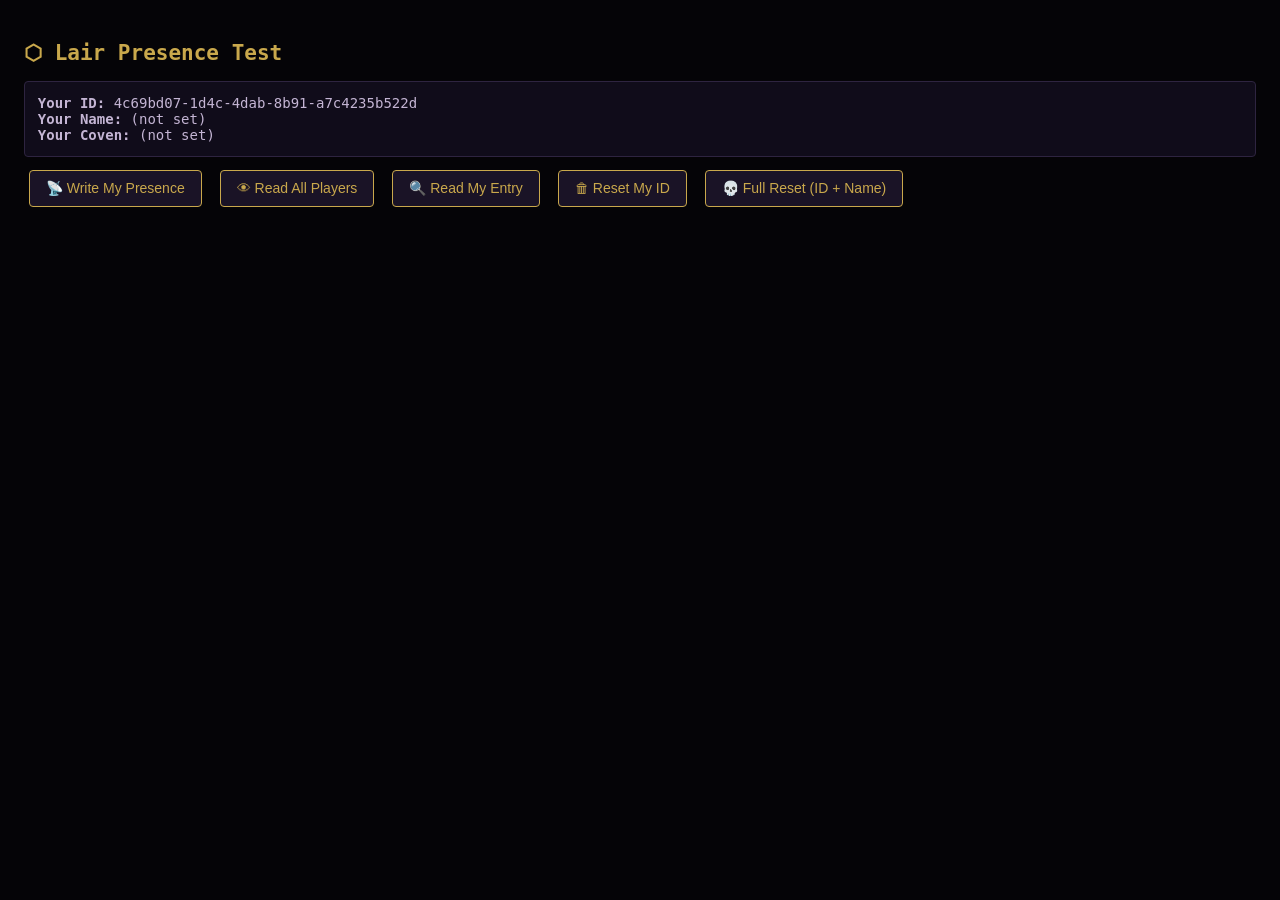
<file: test.html>
<!DOCTYPE html>
<html>
<head>
<meta charset="UTF-8">
<meta name="viewport" content="width=device-width, initial-scale=1.0">
<title>Lair Presence Test</title>
<style>
  body { background:#050407; color:#c4b5d4; font-family:monospace; padding:1rem; font-size:14px; }
  h2 { color:#c9a84c; margin-bottom:1rem; }
  button { background:#1a1326; border:1px solid #c9a84c; color:#c9a84c; padding:0.6rem 1rem; margin:0.3rem; cursor:pointer; font-size:14px; border-radius:4px; }
  .box { background:#100c1a; border:1px solid #2e2440; padding:0.8rem; margin:0.5rem 0; border-radius:4px; word-break:break-all; }
  .ok { color:#2d7a5f; } .err { color:#c43030; } .info { color:#8b8ba0; }
</style>
</head>
<body>
<h2>⬡ Lair Presence Test</h2>

<div class="box">
  <div><b>Your ID:</b> <span id="my-id">...</span></div>
  <div><b>Your Name:</b> <span id="my-name">...</span></div>
  <div><b>Your Coven:</b> <span id="my-coven">...</span></div>
</div>

<button onclick="writePresence()">📡 Write My Presence</button>
<button onclick="readAll()">👁 Read All Players</button>
<button onclick="readMine()">🔍 Read My Entry</button>
<button onclick="clearAndReset()">🗑 Reset My ID</button>
<button onclick="fullReset()">💀 Full Reset (ID + Name)</button>

<div id="output"></div>

<script>
const FB = 'https://lairbelow-default-rtdb.firebaseio.com';

function getOrCreateId() {
  let id = localStorage.getItem('llair_player_id');
  if (!id) {
    id = 'xxxxxxxx-xxxx-4xxx-yxxx-xxxxxxxxxxxx'.replace(/[xy]/g, c => {
      const r = Math.random()*16|0;
      return (c==='x'?r:(r&0x3|0x8)).toString(16);
    });
    localStorage.setItem('llair_player_id', id);
  }
  return id;
}

function log(msg, cls) {
  const el = document.createElement('div');
  el.className = 'box ' + (cls||'');
  el.textContent = msg;
  document.getElementById('output').prepend(el);
}

function init() {
  const id = getOrCreateId();
  const name = localStorage.getItem('llair_name') || '(not set)';
  const coven = localStorage.getItem('llair_coven') || '(not set)';
  document.getElementById('my-id').textContent = id;
  document.getElementById('my-name').textContent = name;
  document.getElementById('my-coven').textContent = coven;
}

async function writePresence() {
  const id = getOrCreateId();
  const name = localStorage.getItem('llair_name') || 'Test Player';
  const data = { name, coven: localStorage.getItem('llair_coven')||'Test Coven', lat: 0, lng: 0, lastSeen: Date.now() };
  log('Writing presence for ' + id.slice(0,8) + '...');
  try {
    const res = await fetch(`${FB}/players/${id}/presence.json`, {
      method: 'PUT',
      headers: {'Content-Type':'application/json'},
      body: JSON.stringify(data)
    });
    const json = await res.json();
    log('✓ Write OK: ' + JSON.stringify(json), 'ok');
  } catch(e) {
    log('✗ Write FAILED: ' + e.message, 'err');
  }
}

async function readAll() {
  log('Reading all players...');
  try {
    const cb = '?cb=' + Date.now();
    const res = await fetch(`${FB}/players.json${cb}`);
    const all = await res.json();
    if (!all) { log('Firebase returned null — no data at /players', 'err'); return; }
    const ids = Object.keys(all);
    log('Total entries under /players: ' + ids.length, 'ok');
    ids.forEach(id => {
      const entry = all[id];
      const keys = Object.keys(entry||{}).join(',');
      log('Entry ' + id.slice(0,8) + ': keys=[' + keys + ']', 'info');
      const p = entry?.presence;
      if (!p) {
        log('  no presence sub-key. Raw: ' + JSON.stringify(entry).slice(0,100), 'err');
        return;
      }
      const age = Math.round((Date.now() - p.lastSeen) / 1000);
      log('  ' + p.name + ' | ' + p.coven + ' | ' + age + 's ago', 'ok');
    });
  } catch(e) {
    log('READ FAILED: ' + e.message, 'err');
  }
}

async function readMine() {
  const id = getOrCreateId();
  log('Reading MY entry directly...');
  try {
    const res = await fetch(`${FB}/players/${id}.json?cb=` + Date.now());
    const data = await res.json();
    log('My data: ' + JSON.stringify(data), data ? 'ok' : 'err');
  } catch(e) { log('FAILED: ' + e.message, 'err'); }
}

function fullReset() {
  localStorage.removeItem('llair_player_id');
  localStorage.removeItem('llair_name');
  localStorage.removeItem('llair_coven');
  localStorage.removeItem('llair_last_save');
  log('Full reset done. Reload the game to get a new identity.', 'ok');
  init();
}

function clearAndReset() {
  localStorage.removeItem('llair_player_id');
  init();
  log('ID cleared. Refresh to get new ID.', 'info');
}

init();
</script>
</body>
</html>
</file>
